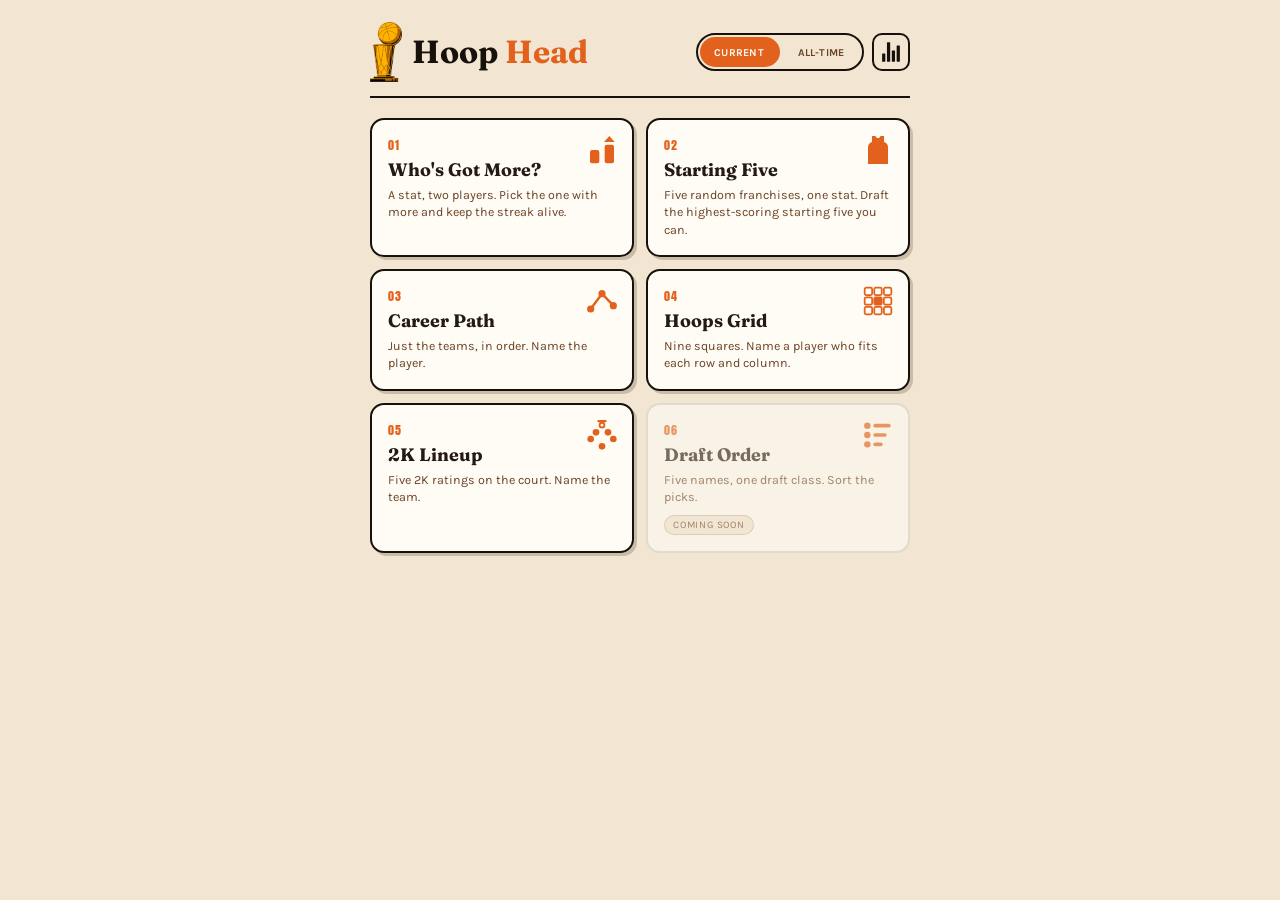
<file: index.html>
<!DOCTYPE html>
<html lang="en">
<head>
<meta charset="utf-8">
<title>Hoop Head</title>
<!-- The game lives in the HoopHead/ folder; send visitors of hoophead.xyz straight there. -->
<meta http-equiv="refresh" content="0; url=HoopHead/">
<link rel="canonical" href="https://hoophead.xyz/HoopHead/">
<meta name="description" content="NBA mini-games for real hoop heads.">
<link rel="icon" href="favicon.ico" sizes="any">
<link rel="icon" type="image/png" sizes="32x32" href="HoopHead/favicon-32.png">
<link rel="apple-touch-icon" href="HoopHead/apple-touch-icon.png">
<meta name="theme-color" content="#F2E6D2">
<!-- link previews: apps that share hoophead.xyz read these without following the redirect -->
<meta property="og:type" content="website">
<meta property="og:site_name" content="Hoop Head">
<meta property="og:title" content="Hoop Head">
<meta property="og:description" content="NBA mini-games for real hoop heads.">
<meta property="og:url" content="https://hoophead.xyz/">
<meta property="og:image" content="https://hoophead.xyz/HoopHead/og-image.png">
<meta property="og:image:width" content="1200">
<meta property="og:image:height" content="630">
<meta name="twitter:card" content="summary_large_image">
<meta name="twitter:image" content="https://hoophead.xyz/HoopHead/og-image.png">
<script>location.replace("HoopHead/" + location.search + location.hash);</script>
</head>
<body style="background:#F2E6D2">
<p><a href="HoopHead/">Play Hoop Head</a></p>
</body>
</html>
</file>
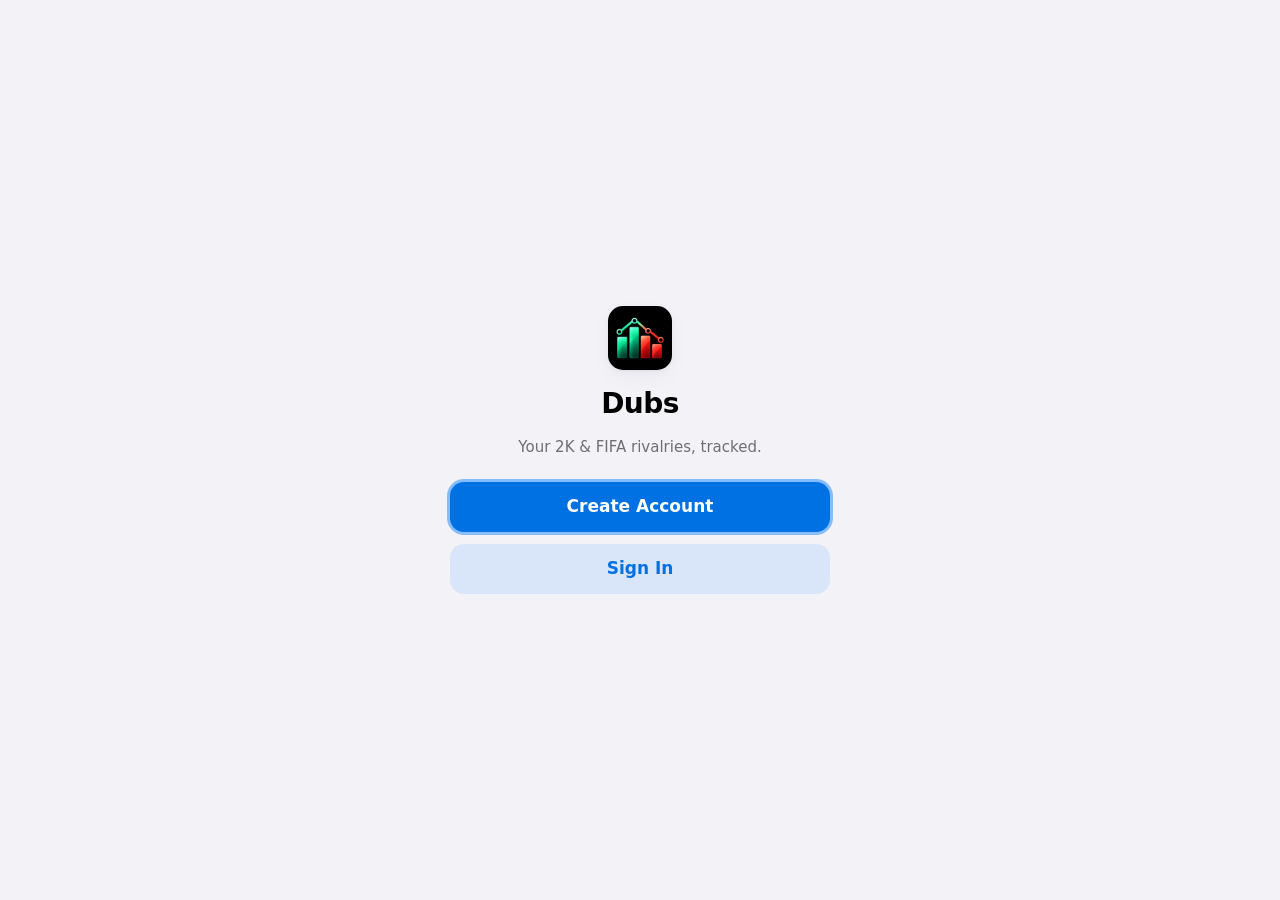
<file: h2h/index.html>
<!doctype html>
<html lang="en">
<head>
  <meta charset="utf-8">
  <meta name="viewport" content="width=device-width, initial-scale=1, viewport-fit=cover">
  <title>Dubs</title>
  <meta name="description" content="Track your NBA 2K and FIFA rivalries: log every game against your friends and see who’s really better.">
  <!-- Link previews (iMessage, WhatsApp, Slack, X…). These need absolute URLs. -->
  <meta property="og:type" content="website">
  <meta property="og:site_name" content="Dubs">
  <meta property="og:title" content="Dubs · Track your 2K &amp; FIFA rivalries">
  <meta property="og:description" content="Log every game against your friends and see who’s really better.">
  <meta property="og:url" content="https://hoophead.xyz/h2h/">
  <meta property="og:image" content="https://hoophead.xyz/h2h/assets/og-image.png">
  <meta property="og:image:width" content="1200">
  <meta property="og:image:height" content="630">
  <meta property="og:image:alt" content="The Dubs logo: a glowing chart of green and red bars">
  <meta name="twitter:card" content="summary_large_image">
  <meta name="twitter:title" content="Dubs · Track your 2K &amp; FIFA rivalries">
  <meta name="twitter:description" content="Log every game against your friends and see who’s really better.">
  <meta name="twitter:image" content="https://hoophead.xyz/h2h/assets/og-image.png">
  <meta name="color-scheme" content="light dark">
  <meta name="theme-color" content="#F2F2F7" media="(prefers-color-scheme: light)">
  <meta name="theme-color" content="#000000" media="(prefers-color-scheme: dark)">
  <meta name="apple-mobile-web-app-capable" content="yes">
  <meta name="mobile-web-app-capable" content="yes">
  <meta name="apple-mobile-web-app-title" content="Dubs">
  <meta name="apple-mobile-web-app-status-bar-style" content="default">
  <link rel="manifest" href="manifest.webmanifest">
  <link rel="icon" href="assets/icons/favicon-32.png" sizes="32x32" type="image/png">
  <link rel="apple-touch-icon" href="assets/icons/apple-touch-icon.png">
  <!-- Paint the right background before the stylesheet arrives: no flash of the wrong theme -->
  <style>html{background:#F2F2F7}@media (prefers-color-scheme:dark){html{background:#000}}</style>
  <!-- Decide before first paint whether the lock screen shows, so the app never flashes behind it -->
  <script>
    (function () {
      var session = false, pin = false;
      try {
        for (var i = 0; i < localStorage.length; i++) {
          var k = localStorage.key(i);
          if (k.indexOf('h2h.session.v3.') === 0 && localStorage.getItem(k) !== 'null') session = true;
          if (k.indexOf('h2h.prefs.v3.') === 0 && /"requirePin":true/.test(localStorage.getItem(k))) pin = true;
        }
      } catch (e) {}
      if (!session || pin) document.documentElement.classList.add('boot-locked');
      try {
        var accent = localStorage.getItem('h2h.accent');
        if (accent) document.documentElement.setAttribute('data-accent', accent);
      } catch (e) {}
    })();
  </script>
  <link rel="stylesheet" href="css/tokens.css">
  <link rel="stylesheet" href="css/app.css">
  <link rel="modulepreload" href="js/ui.js">
  <link rel="modulepreload" href="js/store.js">
  <link rel="modulepreload" href="js/api.js">
  <link rel="modulepreload" href="js/lock.js">
  <link rel="modulepreload" href="js/teams.js">
  <script type="module" src="js/app.js"></script>
</head>
<body>
  <svg width="0" height="0" style="position:absolute" aria-hidden="true" focusable="false">
    <symbol id="i-dashboard" viewBox="0 0 24 24"><rect x="3.75" y="3.75" width="6.5" height="6.5" rx="1.75"/><rect x="13.75" y="3.75" width="6.5" height="6.5" rx="1.75"/><rect x="3.75" y="13.75" width="6.5" height="6.5" rx="1.75"/><rect x="13.75" y="13.75" width="6.5" height="6.5" rx="1.75"/></symbol>
    <symbol id="i-log" viewBox="0 0 24 24"><circle cx="12" cy="12" r="8.75"/><path d="M12 8v8M8 12h8"/></symbol>
    <symbol id="i-plus" viewBox="0 0 24 24"><path d="M12 6v12M6 12h12"/></symbol>
    <symbol id="i-history" viewBox="0 0 24 24"><circle cx="12" cy="12" r="8.75"/><path d="M12 7.5V12l3 2"/></symbol>
    <symbol id="i-people" viewBox="0 0 24 24"><circle cx="9" cy="8.5" r="3.25"/><path d="M3.25 19.25c.6-3.1 2.9-5 5.75-5s5.15 1.9 5.75 5"/><circle cx="16.75" cy="9.25" r="2.5"/><path d="M15.5 14.4c.4-.1.8-.15 1.25-.15 2.2 0 3.95 1.5 4.5 4"/></symbol>
    <symbol id="i-settings" viewBox="0 0 24 24"><path d="M12.22 2.75h-.44a1.75 1.75 0 0 0-1.75 1.75v.16a1.75 1.75 0 0 1-.88 1.51l-.38.22a1.75 1.75 0 0 1-1.75 0l-.13-.07a1.75 1.75 0 0 0-2.39.64l-.22.38a1.75 1.75 0 0 0 .64 2.39l.13.09a1.75 1.75 0 0 1 .88 1.5v.45a1.75 1.75 0 0 1-.88 1.52l-.13.08a1.75 1.75 0 0 0-.64 2.39l.22.38a1.75 1.75 0 0 0 2.39.64l.13-.07a1.75 1.75 0 0 1 1.75 0l.38.22a1.75 1.75 0 0 1 .88 1.51v.16a1.75 1.75 0 0 0 1.75 1.75h.44a1.75 1.75 0 0 0 1.75-1.75v-.16a1.75 1.75 0 0 1 .88-1.51l.38-.22a1.75 1.75 0 0 1 1.75 0l.13.07a1.75 1.75 0 0 0 2.39-.64l.22-.39a1.75 1.75 0 0 0-.64-2.39l-.13-.07a1.75 1.75 0 0 1-.88-1.52v-.44a1.75 1.75 0 0 1 .88-1.52l.13-.08a1.75 1.75 0 0 0 .64-2.39l-.22-.38a1.75 1.75 0 0 0-2.39-.64l-.13.07a1.75 1.75 0 0 1-1.75 0l-.38-.22a1.75 1.75 0 0 1-.88-1.51V4.5a1.75 1.75 0 0 0-1.75-1.75z"/><circle cx="12" cy="12" r="2.75"/></symbol>
  </svg>
  <a class="skip-link" href="#main">Skip to content</a>

  <div class="app" id="app">
    <aside class="sidebar" aria-label="Sidebar">
      <div class="sidebar__brand">
        <img src="assets/icons/icon-192.png" alt="" width="32" height="32">
        <span>Dubs</span>
      </div>
      <button type="button" class="btn btn--primary btn--block sidebar__log" data-action="log">
        <svg class="icon" viewBox="0 0 24 24" aria-hidden="true"><use href="#i-plus"/></svg>
        Log Game
      </button>
      <nav aria-label="Primary">
        <ul class="sidebar__nav" role="list">
          <li><a href="#dashboard" data-nav="dashboard"><svg class="icon" viewBox="0 0 24 24" aria-hidden="true"><use href="#i-dashboard"/></svg>Dashboard</a></li>
          <li><a href="#history" data-nav="history"><svg class="icon" viewBox="0 0 24 24" aria-hidden="true"><use href="#i-history"/></svg>History</a></li>
          <li><a href="#friends" data-nav="friends"><svg class="icon" viewBox="0 0 24 24" aria-hidden="true"><use href="#i-people"/></svg>Friends<span class="tab__dot" data-bell-dot hidden></span></a></li>
          <li><a href="#settings" data-nav="settings"><svg class="icon" viewBox="0 0 24 24" aria-hidden="true"><use href="#i-settings"/></svg>Settings</a></li>
        </ul>
      </nav>
      <div class="sidebar__profile" id="sidebar-profile"></div>
    </aside>

    <main class="stage" id="main">
      <section class="screen is-active" data-screen="dashboard" aria-labelledby="t-dashboard">
        <header class="navbar"><span class="navbar__title" aria-hidden="true" id="dash-navtitle">Dashboard</span><span class="navbar__trailing" data-sync></span></header>
        <div class="ptr" aria-hidden="true"><svg class="icon ptr__icon" viewBox="0 0 24 24"><path d="M19.25 12a7.25 7.25 0 1 1-2.12-5.13M19.25 4.75v4.5h-4.5"/></svg></div>
        <div class="scroller">
          <p class="title-eyebrow" id="dash-eyebrow">&nbsp;</p>
          <h1 class="large-title large-title--tight" id="t-dashboard">&nbsp;</h1>
          <div class="content content--wide" id="dashboard-content"></div>
        </div>
      </section>

      <section class="screen" data-screen="history" aria-labelledby="t-history" inert>
        <header class="navbar"><span class="navbar__title" aria-hidden="true">History</span><span class="navbar__trailing" data-sync></span></header>
        <div class="scroller">
          <p class="title-eyebrow" id="history-eyebrow">&nbsp;</p>
          <h1 class="large-title large-title--tight" id="t-history">History</h1>
          <div class="content" id="history-content"></div>
        </div>
      </section>

      <section class="screen" data-screen="friends" aria-labelledby="t-friends" inert>
        <header class="navbar">
          <button type="button" class="navbar__back" id="friend-back"><svg class="icon" viewBox="0 0 24 24" aria-hidden="true"><path d="m14.5 5.75-6.25 6.25 6.25 6.25"/></svg>Friends</button>
          <span class="navbar__title" aria-hidden="true" id="friends-navtitle">Friends</span>
          <span class="navbar__trailing"><span data-sync></span><button type="button" class="navbar__bell navbar__trophy" data-action="tournaments" aria-label="Tournaments"><svg class="icon" viewBox="0 0 24 24" aria-hidden="true"><path d="M7.75 4.75h8.5v5.5a4.25 4.25 0 0 1-8.5 0Z"/><path d="M7.75 6.5H5.25v1.25a3 3 0 0 0 3 3h.1M16.25 6.5h2.5v1.25a3 3 0 0 1-3 3h-.1M12 14.5v3M8.75 19.25h6.5M9.75 17.5h4.5"/></svg></button><button type="button" class="navbar__bell" data-action="notifications" aria-label="Notifications"><svg class="icon" viewBox="0 0 24 24" aria-hidden="true"><path d="M6.25 16.75V11a5.75 5.75 0 0 1 11.5 0v5.75l1.5 2H4.75Z"/><path d="M9.75 20.25a2.25 2.25 0 0 0 4.5 0"/></svg><span class="bell__badge" data-bell-badge hidden></span></button></span>
        </header>
        <div class="scroller">
          <h1 class="large-title" id="t-friends">Friends</h1>
          <div class="content" id="friends-content">
            <div class="search friend-search" role="search">
              <svg class="icon" viewBox="0 0 24 24" aria-hidden="true"><circle cx="10.75" cy="10.75" r="6.25"/><path d="m15.5 15.5 4.75 4.75"/></svg>
              <input type="search" id="friend-search" placeholder="Search by name or @username" aria-label="Search people by name or username" autocomplete="off" autocapitalize="none" autocorrect="off" spellcheck="false" enterkeyhint="search">
              <button type="button" class="search__clear" id="friend-search-clear" aria-label="Clear search" hidden><svg class="icon" viewBox="0 0 24 24" aria-hidden="true"><circle cx="12" cy="12" r="9" fill="currentColor" stroke="none"/><path d="m9.25 9.25 5.5 5.5m0-5.5-5.5 5.5" stroke="var(--icon-knockout)" stroke-width="1.75"/></svg></button>
            </div>
            <div id="friend-results" aria-live="polite"></div>
            <div id="friends-list"></div>
          </div>
          <div class="content is-ready" id="friend-page" hidden></div>
          <div class="content is-ready" id="tour-page" hidden></div>
        </div>
      </section>

      <section class="screen" data-screen="settings" aria-labelledby="t-settings" inert>
        <header class="navbar"><span class="navbar__title" aria-hidden="true">Settings</span><span class="navbar__trailing" data-sync></span></header>
        <div class="scroller">
          <h1 class="large-title" id="t-settings">Settings</h1>
          <div class="content" id="settings-content"></div>
        </div>
      </section>
    </main>

    <nav class="tabbar" aria-label="Tabs">
      <a href="#dashboard" class="tab" data-nav="dashboard">
        <svg class="icon" viewBox="0 0 24 24" aria-hidden="true"><use href="#i-dashboard"/></svg>
        <span>Dashboard</span>
      </a>
      <a href="#history" class="tab" data-nav="history">
        <svg class="icon" viewBox="0 0 24 24" aria-hidden="true"><use href="#i-history"/></svg>
        <span>History</span>
      </a>
      <button type="button" class="tab tab--log" data-action="log" aria-label="Log a game">
        <span class="tab__fab"><svg class="icon" viewBox="0 0 24 24" aria-hidden="true"><use href="#i-plus"/></svg></span>
      </button>
      <a href="#friends" class="tab" data-nav="friends">
        <svg class="icon" viewBox="0 0 24 24" aria-hidden="true"><use href="#i-people"/></svg><span class="tab__dot" data-bell-dot hidden></span>
        <span>Friends</span>
      </a>
      <a href="#settings" class="tab" data-nav="settings">
        <svg class="icon" viewBox="0 0 24 24" aria-hidden="true"><use href="#i-settings"/></svg>
        <span>Settings</span>
      </a>
    </nav>
  </div>

  <div id="layer"></div>
  <div id="lock" class="lock" role="dialog" aria-modal="true" aria-label="Sign in"></div>
  <div id="toasts" class="toasts" aria-live="polite"></div>
</body>
</html>
</file>
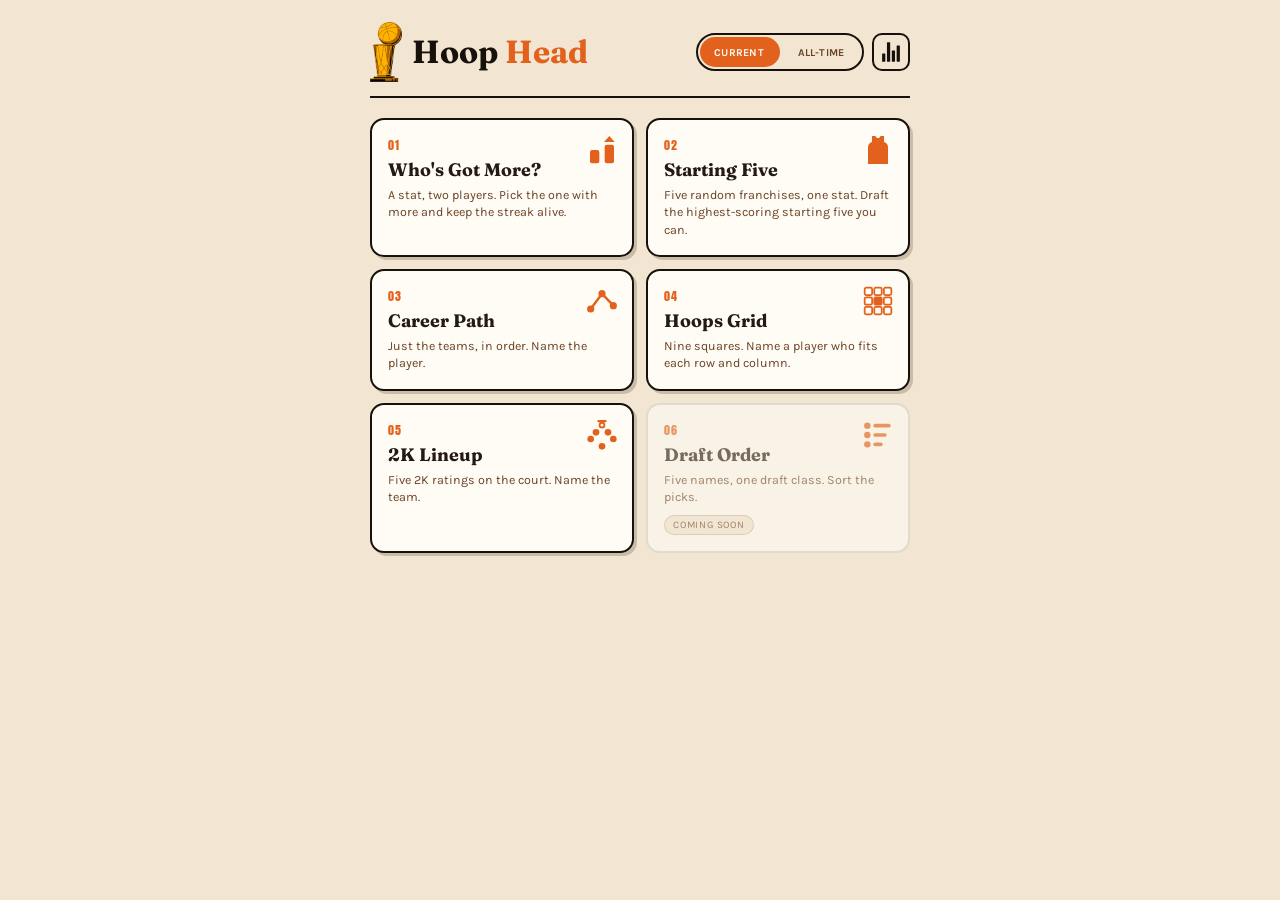
<file: HoopHead/index.html>
<!doctype html><html lang="en"><head><meta charset="utf-8"><meta name=viewport content="width=device-width,initial-scale=1,viewport-fit=cover"><style>:root{color-scheme:light;box-sizing:border-box;padding-top:env(safe-area-inset-top,0px);padding-bottom:env(safe-area-inset-bottom,0px)}html{scroll-padding-top:env(safe-area-inset-top,0px)}body{margin:0;padding:0;font:14px -apple-system,BlinkMacSystemFont,sans-serif;background:#faf9f5;color:#141413}img{max-width:100%}[hidden]:not([hidden=until-found i]){display:none!important}</style>
<title>Hoop Head</title>
<meta name="description" content="NBA mini-games for real hoop heads. Who's Got More?, Starting Five, Career Path, Hoops Grid and 2K Lineup.">
<!-- home screen app -->
<link rel="manifest" href="manifest.webmanifest">
<link rel="icon" href="favicon.ico" sizes="any">
<link rel="icon" type="image/png" sizes="32x32" href="favicon-32.png">
<link rel="apple-touch-icon" href="apple-touch-icon.png">
<meta name="theme-color" content="#F2E6D2">
<meta name="mobile-web-app-capable" content="yes">
<meta name="apple-mobile-web-app-capable" content="yes">
<meta name="apple-mobile-web-app-status-bar-style" content="default">
<meta name="apple-mobile-web-app-title" content="Hoop Head">
<!-- link previews (iMessage, WhatsApp, X, Discord...) -->
<meta property="og:type" content="website">
<meta property="og:site_name" content="Hoop Head">
<meta property="og:title" content="Hoop Head">
<meta property="og:description" content="NBA mini-games for real hoop heads.">
<meta property="og:url" content="https://hoophead.xyz/">
<meta property="og:image" content="https://hoophead.xyz/HoopHead/og-image.png">
<meta property="og:image:width" content="1200">
<meta property="og:image:height" content="630">
<meta property="og:image:alt" content="Hoop Head, with a gold trophy">
<meta name="twitter:card" content="summary_large_image">
<meta name="twitter:title" content="Hoop Head">
<meta name="twitter:description" content="NBA mini-games for real hoop heads.">
<meta name="twitter:image" content="https://hoophead.xyz/HoopHead/og-image.png">
<link rel="preconnect" href="https://fonts.googleapis.com">
<link rel="preconnect" href="https://fonts.gstatic.com" crossorigin>
<link href="https://fonts.googleapis.com/css2?family=Anton&family=Fraunces:opsz,wght@9..144,500..700&family=Karla:wght@400;500;600;700&display=swap" rel="stylesheet">
<style>
  :root{
    --cream:#F2E6D2;
    --cream-soft:#FBF3E6;
    --paper:#FFFCF5;
    --ink:#241a12;
    --brown:#6B4226;
    --brown-deep:#3E2414;
    --orange:#E2611C;
    --orange-light:#F2A44D;
    --black:#17110B;
    --good:#4C7A3D;
    --good-soft:#E3EDD9;
    --bad:#B23A2E;
    --bad-soft:#F6E1DC;
    --line: rgba(36,22,15,.18);
    --shadow: rgba(62,36,20,.22);
    --void:#17110B;
    --on-void:#FBF3E6;
    color-scheme: light;
  }
  body[data-mode="alltime"]{
    --cream:#0D0A05;
    --cream-soft:#181307;
    --paper:#221a0c;
    --ink:#F4EACB;
    --brown:#BE9A4E;
    --orange:#D4AF37;
    --orange-light:#F2D888;
    --black:#D4AF37;
    --line: rgba(212,175,55,.28);
    --shadow: rgba(212,175,55,.22);
    --void:#0A0703;
    --on-void:#F4EACB;
    --good:#6FCB6B;
    --good-soft: rgba(111,203,107,.18);
    --bad:#FF6F63;
    --bad-soft: rgba(255,111,99,.18);
    color-scheme: dark;
  }
  *{ box-sizing:border-box; }
  body{
    margin:0;
    background:var(--cream);
    color:var(--ink);
    font-family:'Karla', system-ui, sans-serif;
    padding-inline:16px;
    min-height:100%;
    transition:background .3s ease, color .3s ease;
  }
  h1,h2,h3,.display{
    font-family:'Fraunces', Georgia, serif;
    font-optical-sizing:auto;
    text-wrap:balance;
    margin:0;
  }
  .impact{
    font-family:'Anton', 'Fraunces', sans-serif;
    text-transform:uppercase;
  }
  .tabular{ font-variant-numeric: tabular-nums; }
  .wrap{
    max-width:540px;
    margin:0 auto;
    padding-block:22px 44px;
  }

  a{ color:var(--orange); }

  /* ---------- top bar ---------- */
  /* The logo + title stay put on every screen; in a game only the mode
     switch and stats button hide, so the mode can't change mid-game. */
  body.playing .topbar-right{ display:none; }
  .topbar-game{ display:none; }
  body.playing .topbar-game{ display:flex; align-items:center; margin-left:auto; }
  .topbar-game .gamebar{ margin:0; }
  .topbar-game .gamebar:not(.current){ display:none; }
  .topbar{
    display:flex;
    align-items:center;
    justify-content:space-between;
    flex-wrap:wrap;
    gap:10px;
    row-gap:8px;
    margin-bottom:20px;
    padding-bottom:14px;
    border-bottom:2px solid var(--black);
  }
  .brand{
    display:flex;
    align-items:center;
    gap:10px;
    cursor:pointer;
    -webkit-tap-highlight-color:transparent; /* no tap flash on phones */
    user-select:none;
  }
  .brand:focus{ outline:none; }
  .brand:focus-visible{ outline:2px solid var(--orange); outline-offset:4px; border-radius:6px; }
  .brand .logo{
    height:60px; width:auto;
    flex:none;
    display:block;
  }
  .brand h1{ font-size:32px; line-height:1; color:var(--black); font-weight:700; }
  .brand h1 span{ color:var(--orange); }

  /* ---------- mode switch ---------- */
  .mode-switch{
    position:relative;
    display:flex;
    width:168px;
    height:38px;
    background:var(--cream);
    border:2px solid var(--black);
    border-radius:999px;
    cursor:pointer;
    overflow:hidden;
    flex:none;
    user-select:none;
  }
  .mode-switch .knob{
    position:absolute;
    top:2px; left:2px;
    width:calc(50% - 2px);
    height:calc(100% - 4px);
    background:var(--orange);
    border-radius:999px;
    transition:transform .28s cubic-bezier(.2,.8,.2,1);
    z-index:0;
  }
  .mode-switch.on .knob{ transform:translateX(100%); }
  .mode-switch .side{
    position:relative;
    z-index:1;
    flex:1;
    display:flex;
    align-items:center;
    justify-content:center;
    font-family:'Karla', sans-serif;
    font-weight:700;
    font-size:10.5px;
    letter-spacing:.02em;
    text-transform:uppercase;
    color:var(--brown);
    transition:color .28s ease;
    pointer-events:none;
  }
  .mode-switch .side.active{ color:var(--paper); }
  /* Phones: shrink the logo, title and switch so the top bar stays on one line. */
  @media (max-width:480px){
    .topbar{ flex-wrap:nowrap; gap:8px; }
    .brand{ gap:6px; min-width:0; }
    .brand .logo{ height:50px; }
    .brand h1{ font-size:26px; white-space:nowrap; }
    .topbar-right{ gap:6px; }
    .mode-switch{ width:110px; height:34px; }
    .mode-switch .side{ font-size:8.5px; letter-spacing:0; }
    .stats-icon-btn{ width:34px; height:34px; border-radius:9px; }
    .stats-icon-btn svg{ width:17px; height:17px; }
  }
  @media (max-width:340px){
    .brand h1{ font-size:20px; }
    .brand .logo{ height:38px; }
    .mode-switch{ width:100px; height:32px; }
    .mode-switch .side{ font-size:8px; }
    .stats-icon-btn{ width:32px; height:32px; }
  }

  /* ---------- hub ---------- */
  .eyebrow{
    font-size:11px;
    letter-spacing:.14em;
    color:var(--orange);
    text-transform:uppercase;
    font-weight:700;
  }
  .grid{
    display:grid;
    grid-template-columns:1fr 1fr;
    gap:12px;
    margin-top:18px;
  }
  @media (max-width:600px){ .grid{ grid-template-columns:1fr; } }
  .tile{
    background:var(--paper);
    border:2px solid var(--black);
    border-radius:14px;
    padding:16px;
    text-align:left;
    cursor:pointer;
    color:var(--ink);
    display:flex;
    flex-direction:column;
    gap:6px;
    min-height:118px;
    box-shadow: 3px 3px 0 var(--shadow);
    transition:transform .12s ease, box-shadow .12s ease;
    font-family:inherit;
  }
  .tile:hover{ transform:translate(-2px,-2px); box-shadow:5px 5px 0 var(--shadow); }
  .tile:active{ transform:translate(0,0); box-shadow:2px 2px 0 var(--shadow); }
  /* game icon in the top-right corner of each home-screen box */
  .tile{ position:relative; }
  .tile-icon{
    position:absolute; top:14px; right:14px; width:32px; height:32px;
    fill:var(--orange); color:var(--orange);
  }
  .tile .num{
    font-family:'Anton', sans-serif;
    font-size:12px;
    color:var(--orange);
    letter-spacing:.08em;
  }
  .tile .name{
    font-family:'Fraunces', serif;
    font-weight:700;
    font-size:18px;
    line-height:1.15;
  }
  .tile .desc{
    font-size:12.5px;
    color:var(--brown);
    line-height:1.4;
    flex:1;
  }
  .tile.locked{
    cursor:default;
    opacity:.6;
    box-shadow:none;
    border-color:var(--line);
  }
  .tile.locked:hover{ transform:none; box-shadow:none; }
  .soon{
    align-self:flex-start;
    font-size:10px;
    letter-spacing:.08em;
    text-transform:uppercase;
    background:var(--cream);
    color:var(--brown);
    border:1px solid var(--line);
    border-radius:999px;
    padding:3px 8px;
    margin-top:2px;
  }

  /* ---------- game screen ---------- */
  .screen{ display:none; }
  .screen.active{ display:block; }
  .gamebar{
    display:flex;
    align-items:center;
    justify-content:flex-end;
    margin-bottom:8px;
  }
  .backbtn{
    background:var(--paper);
    border:2px solid var(--black);
    color:var(--ink);
    font-family:'Karla', sans-serif;
    font-weight:600;
    font-size:13px;
    padding:7px 13px;
    border-radius:999px;
    cursor:pointer;
  }
  .backbtn:hover{ background:var(--cream-soft); }
  .streakbox{ display:flex; gap:16px; align-items:center; }
  .streakbox .item{ text-align:right; }
  .streakbox .label{
    font-size:10px; letter-spacing:.1em; text-transform:uppercase;
    color:var(--brown); font-weight:600;
  }
  .streakbox .val{
    font-family:'Anton', sans-serif; font-size:24px; color:var(--orange);
  }

  .category-banner{
    text-align:center;
    background:var(--void);
    border:2px solid var(--black);
    border-radius:14px;
    padding:10px 14px;
    margin-bottom:8px;
    box-shadow: 3px 3px 0 var(--shadow);
  }
  .category-banner .cat{
    font-family:'Anton', sans-serif;
    font-size:34px;
    font-weight:400;
    letter-spacing:.02em;
    color:var(--orange-light);
    line-height:1.05;
    text-wrap:balance;
  }
  @media (max-width:380px){ .category-banner .cat{ font-size:28px; } }
  .category-banner .hint{
    font-size:11.5px;
    color:var(--on-void);
    opacity:.75;
    margin-top:5px;
  }

  .matchup{
    display:grid;
    grid-template-columns:1fr 1fr;
    gap:10px;
  }
  .vspill{
    position:relative;
    text-align:center;
    margin:-6px 0 10px;
    z-index:2;
  }
  .vspill span{
    display:inline-block;
    background:var(--orange);
    color:var(--paper);
    font-family:'Anton', sans-serif;
    font-size:12px;
    letter-spacing:.08em;
    padding:5px 12px;
    border-radius:999px;
    box-shadow:2px 2px 0 var(--shadow);
  }

  .option{
    background:var(--paper);
    border:2px solid var(--black);
    border-radius:16px;
    padding:10px 10px 10px;
    cursor:pointer;
    text-align:center;
    display:flex;
    flex-direction:column;
    align-items:center;
    gap:8px;
    font-family:inherit;
    box-shadow:3px 3px 0 var(--shadow);
    transition:transform .12s ease, box-shadow .12s ease, background .15s ease, border-color .15s ease;
    position:relative;
    overflow:hidden;
  }
  .option:hover:not(.locked){ transform:translate(-2px,-2px); box-shadow:5px 5px 0 var(--shadow); }
  .option:active:not(.locked){ transform:translate(0,0); }
  .option.locked{ cursor:default; }

  .avatar{
    width:82%;
    aspect-ratio:2/3;
    border-radius:12px;
    border:2px solid var(--black);
    overflow:hidden;
    background:linear-gradient(160deg, var(--orange-light), var(--orange));
    display:flex;
    align-items:center;
    justify-content:center;
    flex:none;
  }
  .avatar img{ width:100%; height:100%; object-fit:cover; display:block; }
  .avatar .initials{
    font-family:'Anton', sans-serif;
    font-size:15vw;
    color:var(--paper);
    text-shadow:1px 1px 0 rgba(0,0,0,.15);
  }
  @media (min-width:420px){ .avatar .initials{ font-size:52px; } }

  .opt-era{
    font-size:10px;
    letter-spacing:.06em;
    text-transform:uppercase;
    color:var(--brown);
  }
  .opt-name{
    font-family:'Fraunces', serif;
    font-weight:700;
    font-size:16.5px;
    line-height:1.15;
    min-height:2.3em;
    display:flex;
    align-items:center;
  }

  .barwrap{
    width:100%;
    height:0px;
    display:flex;
    flex-direction:column;
    align-items:center;
    justify-content:flex-end;
    overflow:hidden;
    transition:height .25s ease;
  }
  .option.revealed .barwrap{ height:60px; margin-top:2px; }
  .bartrack{
    width:56%;
    height:100%;
    background:var(--cream);
    border:2px solid var(--black);
    border-radius:8px 8px 3px 3px;
    display:flex;
    flex-direction:column;
    justify-content:flex-end;
    overflow:hidden;
  }
  .barfill{
    width:100%;
    height:0%;
    background:linear-gradient(180deg, var(--orange-light), var(--orange));
    transition:height .8s cubic-bezier(.2,.8,.2,1);
  }
  .option.correct .barfill{ background:linear-gradient(180deg, #86b876, var(--good)); }
  .option.wrong .barfill{ background:linear-gradient(180deg, #e08d84, var(--bad)); }

  .opt-value{
    font-family:'Anton', sans-serif;
    font-size:22px;
    color:var(--ink);
    min-height:1.2em;
  }
  .opt-tag{
    font-size:10px;
    letter-spacing:.08em;
    text-transform:uppercase;
    font-weight:700;
    padding:2px 9px;
    border-radius:999px;
    min-height:1.4em;
    visibility:hidden;
  }
  .option.correct .opt-tag{ visibility:visible; background:var(--good-soft); color:var(--good); }
  .option.wrong .opt-tag{ visibility:visible; background:var(--bad-soft); color:var(--bad); }
  .option.correct{ border-color:var(--good); }
  .option.wrong{ border-color:var(--bad); opacity:.85; }

  .next-row{ margin-top:8px; display:flex; justify-content:center; }
  .ml-keys{ display:none; margin-top:10px; text-align:center; font-size:12px; color:var(--ink); opacity:.55; }
  .ml-keys kbd{ font-family:inherit; font-weight:700; font-size:11px; border:1.5px solid currentColor; border-radius:5px; padding:0 5px; margin:0 1px; }
  @media (min-width:900px) and (hover:hover){ .ml-keys{ display:block; } }
  .primary-btn{
    font-family:'Anton', sans-serif;
    font-size:15px;
    letter-spacing:.04em;
    background:var(--orange);
    color:var(--paper);
    border:2px solid var(--black);
    border-radius:999px;
    padding:10px 28px;
    cursor:pointer;
    box-shadow:3px 3px 0 var(--shadow);
  }
  .primary-btn:hover{ transform:translate(-2px,-2px); box-shadow:5px 5px 0 var(--shadow); }
  .ghost-btn{
    font-family:'Karla', sans-serif;
    font-weight:600;
    font-size:13.5px;
    background:var(--paper);
    border:2px solid var(--black);
    color:var(--ink);
    border-radius:999px;
    padding:12px 22px;
    cursor:pointer;
    margin-left:10px;
  }
  .ghost-btn:hover{ background:var(--cream-soft); }

  /* ---------- game over ---------- */
  .gameover{ text-align:center; padding:26px 16px 10px; }
  .gameover .eyebrow{ color:var(--bad); }
  .gameover .streaknum{
    font-family:'Anton', sans-serif;
    font-size:76px;
    color:var(--orange);
    line-height:1;
    margin:8px 0 2px;
  }
  .gameover .streaklabel{
    font-size:12px; letter-spacing:.1em; text-transform:uppercase;
    color:var(--brown); font-weight:600; margin-bottom:20px;
  }
  .gameover .newbest{
    display:inline-block;
    font-size:11px; letter-spacing:.08em; text-transform:uppercase; font-weight:700;
    background:var(--good-soft); color:var(--good);
    border-radius:999px; padding:4px 10px; margin-bottom:16px;
  }
  .actions{ display:flex; justify-content:center; gap:10px; flex-wrap:wrap; }
  .gameover.cleared .eyebrow{ color:var(--good); }
  .gameover #over-newbest .newbest{ animation:gold-pop .6s cubic-bezier(.2,.8,.2,1.4); }
  .over-best{
    font-size:12px; letter-spacing:.1em; text-transform:uppercase; font-weight:700;
    color:var(--brown); margin:-8px 0 18px;
  }
  .over-best span{ font-family:'Anton', sans-serif; font-size:16px; color:var(--ink); margin-left:4px; }
  .over-recap{
    max-width:380px; margin:0 auto 22px; text-align:left;
    background:var(--paper); border:2px solid var(--black); border-radius:14px;
    padding:12px; box-shadow:3px 3px 0 var(--shadow);
  }
  .over-recap-title{
    font-size:10.5px; letter-spacing:.12em; text-transform:uppercase; font-weight:700;
    color:var(--brown); text-align:center;
  }
  .over-recap-cat{
    font-family:'Anton', sans-serif; font-size:22px; color:var(--orange);
    text-align:center; text-transform:uppercase; margin:2px 0 8px;
  }
  .over-row{
    display:flex; align-items:center; gap:10px; margin-top:6px;
    padding:7px 10px 7px 7px; border:2px solid var(--line); border-radius:12px;
  }
  .over-row.winner{ border-color:var(--good); background:var(--good-soft); }
  .over-row.picked{ border-color:var(--bad); background:var(--bad-soft); }
  .over-avatar{
    width:38px; aspect-ratio:2/3; flex:none; overflow:hidden;
    border:2px solid var(--black); border-radius:8px;
    background:linear-gradient(160deg, var(--orange-light), var(--orange));
    display:flex; align-items:center; justify-content:center;
  }
  .over-avatar img{ width:100%; height:100%; object-fit:cover; display:block; }
  .over-avatar .initials{ font-family:'Anton', sans-serif; font-size:15px; color:var(--paper); }
  .over-who{ flex:1; min-width:0; }
  .over-name{ font-family:'Fraunces', serif; font-weight:700; font-size:15px; line-height:1.15; }
  .over-tag{
    font-size:9.5px; letter-spacing:.08em; text-transform:uppercase; font-weight:700; margin-top:2px;
  }
  .over-row.winner .over-tag{ color:var(--good); }
  .over-row.picked .over-tag{ color:var(--bad); }
  .over-val{ font-family:'Anton', sans-serif; font-size:22px; flex:none; }

  /* VS badge, centered on the two photos */
  .matchup{ position:relative; }
  .ml-vs{
    position:absolute; top:0; left:0; right:0; height:0;
    padding-top:calc(30.75% - 6px); /* percentage padding follows the width, like the photos */
    pointer-events:none; z-index:3;
  }
  .ml-vs span{
    position:absolute; left:50%; bottom:0; transform:translate(-50%, 50%);
    width:42px; height:42px; border-radius:50%;
    display:flex; align-items:center; justify-content:center;
    background:var(--orange); color:var(--paper); border:2px solid var(--black);
    font-family:'Anton', sans-serif; font-size:16px; letter-spacing:.04em;
    box-shadow:2px 2px 0 var(--shadow);
  }

  /* ---------- career path ---------- */
  .cp-banner{ padding-bottom:12px; }
  .cp-path{
    list-style:none; margin:10px 0 0; padding:0;
    display:flex; flex-wrap:wrap; justify-content:center; align-items:center; row-gap:12px;
  }
  .cp-stop{ display:flex; align-items:center; }
  /* chevron between stops */
  .cp-stop + .cp-stop::before{
    content:"\203A"; font-family:'Anton', sans-serif; font-size:18px; line-height:1;
    color:var(--orange-light); opacity:.8; margin:0 5px;
  }
  .cp-tile{
    position:relative; width:68px; height:68px; flex:none;
    display:flex; align-items:center; justify-content:center;
    background:#FBF3E6; border:2px solid var(--orange-light); border-radius:12px;
    animation:cp-tile-in .35s cubic-bezier(.2,.8,.2,1.3) both;
    animation-delay:calc(var(--i) * 70ms);
  }
  @keyframes cp-tile-in{ from{ opacity:0; transform:translateY(8px) scale(.8); } to{ opacity:1; transform:none; } }
  .cp-tile .cp-logo{ width:54px; height:54px; object-fit:contain; }
  .cp-tile .sf-badge-fallback.cp-logo{ font-size:11px; }
  .cp-tile-num{
    position:absolute; top:-8px; left:-8px; width:21px; height:21px; border-radius:50%;
    display:flex; align-items:center; justify-content:center;
    background:var(--orange); color:#FFFCF5; font-family:'Anton', sans-serif; font-size:11px;
  }
  /* Short careers get the biggest logos; long ones shrink to fit two rows. */
  .cp-path.few .cp-tile{ width:84px; height:84px; border-radius:14px; }
  .cp-path.few .cp-tile .cp-logo{ width:68px; height:68px; }
  .cp-path.many .cp-tile{ width:60px; height:60px; }
  .cp-path.many .cp-tile .cp-logo{ width:48px; height:48px; }
  .cp-path.many .cp-stop + .cp-stop::before{ margin:0 3px; font-size:15px; }
  .cp-path.most .cp-tile{ width:50px; height:50px; border-radius:10px; }
  .cp-path.most .cp-tile .cp-logo{ width:40px; height:40px; }
  .cp-path.most .cp-stop + .cp-stop::before{ margin:0 2px; font-size:14px; }
  /* Forces an even split across rows; no arrow at the start of a row. */
  .cp-break{ flex-basis:100%; height:0; }
  /* Correct answer: the stops light up green one by one. */
  .cp-path.solved .cp-tile{
    animation:cp-tile-hit .45s ease both; animation-delay:calc(var(--i) * 90ms);
  }
  @keyframes cp-tile-hit{
    0%  { transform:scale(1); }
    45% { transform:scale(1.18); background:#CFE6C4; border-color:#4C7A3D; box-shadow:0 0 0 4px rgba(111,203,107,.45); }
    100%{ transform:scale(1); background:#E3EDD9; border-color:#4C7A3D; }
  }
  .cp-path.missed .cp-tile{ border-color:var(--bad); }

  .cp-clues{
    display:flex; align-items:center; justify-content:space-between; gap:10px; flex-wrap:wrap;
    margin-bottom:8px;
  }
  .cp-guesses{ display:flex; align-items:center; gap:4px; font-size:10px; letter-spacing:.1em;
    text-transform:uppercase; font-weight:700; color:var(--brown); }
  .cp-guesses > span:first-child{ margin-right:3px; }
  .cp-ball{ font-size:19px; line-height:1; transition:filter .3s ease, opacity .3s ease, transform .3s ease; }
  .cp-ball.used{ filter:grayscale(1); opacity:.3; transform:scale(.8); }
  .cp-hint-btn{
    font-family:'Karla', sans-serif; font-weight:700; font-size:12.5px;
    background:var(--paper); color:var(--ink); border:2px solid var(--black); border-radius:999px;
    padding:6px 12px; cursor:pointer;
  }
  .cp-hint-btn span{ color:var(--bad); font-weight:600; margin-left:2px; }
  .cp-hint-btn:hover:not(:disabled){ background:var(--cream-soft); }
  .cp-hint-btn:disabled{ opacity:.45; cursor:default; }
  .cp-position{
    font-family:'Karla', sans-serif; font-weight:700; font-size:12.5px;
    background:var(--void); color:var(--on-void); border-radius:999px; padding:6px 12px;
    animation:gold-pop .45s cubic-bezier(.2,.8,.2,1.4);
  }

  .cp-wrong{ display:flex; flex-wrap:wrap; gap:6px; margin-bottom:8px; }
  .cp-wrong:empty{ display:none; }
  .cp-wrong-chip{
    font-size:12.5px; font-weight:600; color:var(--bad); background:var(--bad-soft);
    border-radius:999px; padding:4px 10px; text-decoration:line-through;
    animation:gold-pop .35s ease;
  }

  .cp-bottom{ margin-top:4px; }
  .cp-answer.shake .sf-search{ animation:cp-shake .4s ease; border-color:var(--bad); }
  @keyframes cp-shake{
    0%,100%{ transform:none; } 20%{ transform:translateX(-7px); } 40%{ transform:translateX(6px); }
    60%{ transform:translateX(-4px); } 80%{ transform:translateX(3px); }
  }
  .cp-suggest{ display:flex; flex-direction:column; gap:5px; margin-top:6px; }
  .cp-suggest:empty{ display:none; }
  .cp-suggest button{
    display:flex; align-items:center; width:100%; text-align:left; cursor:pointer;
    background:var(--paper); color:var(--ink); border:2px solid var(--black); border-radius:12px;
    padding:9px 14px; font-family:'Fraunces', serif; font-weight:700; font-size:14px;
  }
  .cp-suggest button.active, .cp-suggest button:hover{ background:var(--cream-soft); border-color:var(--orange); }
  .cp-suggest-empty{ font-size:13px; color:var(--brown); text-align:center; padding:8px; }

  .cp-reveal{
    display:flex; align-items:center; gap:12px; margin:4px 0 10px;
    padding:10px 12px; border:2px solid var(--good); background:var(--good-soft);
    border-radius:14px; animation:cp-reveal-pop .45s cubic-bezier(.2,.8,.2,1.3);
  }
  @keyframes cp-reveal-pop{ 0%{ opacity:0; transform:scale(.92); } 60%{ opacity:1; transform:scale(1.02); } 100%{ transform:scale(1); } }
  .cp-reveal.failed{ border-color:var(--bad); background:var(--bad-soft); }
  .cp-reveal-avatar{ width:48px; }
  .cp-reveal-label{
    font-size:10.5px; letter-spacing:.1em; text-transform:uppercase; font-weight:700; color:var(--good);
  }
  .cp-reveal.failed .cp-reveal-label{ color:var(--bad); }
  .cp-reveal-name{ font-family:'Fraunces', serif; font-weight:700; font-size:20px; line-height:1.15; }
  .cp-over-logos{ display:flex; flex-wrap:wrap; gap:3px; margin-top:4px; }
  .cp-over-logos img, .cp-over-logos .sf-badge-fallback{ width:22px; height:22px; object-fit:contain; font-size:7px; }

  /* ---------- hoops grid ---------- */
  .grid-lives{ display:flex; gap:3px; font-size:18px; line-height:1; }
  .grid-lives .used{ filter:grayscale(1); opacity:.3; transform:scale(.8); transition:all .3s ease; }
  /* team column | 3 squares | matching empty column, so the middle
     column of squares lines up with the centre of the page */
  .hg{ display:grid; grid-template-columns:58px repeat(3, 1fr) 58px; gap:6px; margin-bottom:10px; }
  .hg-corner{ aspect-ratio:1; }
  /* shorter header row for the column labels / logos */
  /* shorter header row; full column width so labels/logos centre on their column */
  .hg-corner, .hg-head.hg-col{ aspect-ratio:auto; height:66px; width:auto; }
  .grid-giveup-row{ text-align:center; margin-top:12px; }
  .grid-giveup{
    font-family:'Karla', sans-serif; font-weight:700; font-size:13.5px;
    background:var(--paper); color:var(--ink); border:2px solid var(--black); border-radius:999px;
    padding:9px 22px; cursor:pointer; box-shadow:2px 2px 0 var(--shadow);
  }
  .grid-giveup:hover{ background:var(--cream-soft); }
  .grid-giveup.armed{ background:var(--bad); border-color:var(--bad); color:#fff; }
  /* answers shown after a loss: same card, faded */
  .hg-cell.revealed{ border-style:dashed; border-color:var(--line); background:var(--cream-soft); box-shadow:none; }
  .hg-cell.revealed img, .hg-cell.revealed .initials{ opacity:.55; filter:grayscale(.6); }
  .hg-cell.revealed .initials{ color:var(--brown); }
  .hg-cell.revealed .hg-name{ background:rgba(60,40,25,.6); }
  /* Row and column headers: no boxes, just the logo or the label. */
  .hg-head{
    display:flex; align-items:center; justify-content:center; text-align:center;
    padding:4px; min-width:0;
  }
  /* same logo size on both axes */
  .hg-head img{ width:56px; height:56px; max-width:none; object-fit:contain; filter:drop-shadow(0 1px 2px rgba(0,0,0,.25)); }
  .hg-head .sf-badge-fallback{ width:70%; height:70%; font-size:12px; }
  .hg-head.hg-stat span{
    display:block; width:100%; text-align:center;
    font-family:'Anton', sans-serif; font-size:15px; line-height:1.1; color:var(--orange);
    text-transform:uppercase; letter-spacing:.02em;
  }
  .hg-cell{
    position:relative; aspect-ratio:1; min-width:0; padding:0; overflow:hidden; cursor:pointer;
    background:var(--paper); border:2px solid var(--black); border-radius:12px;
    box-shadow:2px 2px 0 var(--shadow); font-family:inherit; color:var(--ink);
    transition:border-color .15s ease, transform .12s ease;
  }
  .hg-cell:hover:not(:disabled){ transform:translate(-1px,-1px); }
  .hg-cell.selected{ border-color:var(--orange); box-shadow:0 0 0 3px var(--orange); }
  .hg-cell:disabled{ cursor:default; }
  .hg-cell.filled{ border-color:var(--good); background:var(--good-soft); }
  /* Filled square: photo on top, name strip underneath (not covering the face). */
  .hg-cell.filled{ display:flex; flex-direction:column; }
  /* whole headshot visible, scaled to fit above the name */
  .hg-cell.filled.has-photo{ background:#fff; }
  .hg-cell.filled img{ flex:1; min-height:0; width:100%; object-fit:contain; object-position:50% 100%; display:block; }
  .hg-cell.filled .initials{
    flex:1; display:flex; align-items:center; justify-content:center;
    font-family:'Anton', sans-serif; font-size:24px; color:var(--good);
  }
  .hg-name{
    flex:none; padding:3px 4px;
    background:rgba(20,40,14,.82); color:#fff; font-size:9.5px; font-weight:700; line-height:1.15;
    text-align:center; white-space:nowrap; overflow:hidden; text-overflow:ellipsis;
  }
  .hg-cell.pop{ animation:cp-reveal-pop .45s cubic-bezier(.2,.8,.2,1.3); }
  .hg-cell.missed{ background:var(--cream-soft); border-style:dashed; border-color:var(--line); box-shadow:none; }
  .hg-cell.shake{ animation:cp-shake .4s ease; border-color:var(--bad); }
  .grid-prompt{ font-size:13px; color:var(--brown); text-align:center; margin-bottom:8px; }
  .grid-prompt:empty{ display:none; }
  /* Hoop Head logo + title in the game bar (same look as the home top bar) */

  .grid-prompt b{ color:var(--ink); }
  .grid-end{
    text-align:center; background:var(--paper); border:2px solid var(--black); border-radius:16px;
    padding:16px; box-shadow:3px 3px 0 var(--shadow); animation:cp-reveal-pop .4s cubic-bezier(.2,.8,.2,1.3);
  }
  .grid-end-title{ font-family:'Anton', sans-serif; font-size:26px; color:var(--orange); text-transform:uppercase; }
  .grid-end-sub{ font-size:13px; color:var(--brown); margin-top:2px; }
  .grid-count{ position:relative; display:inline-block; margin:12px 0 4px; }
  .grid-count-num{ display:inline-block; font-family:'Anton', sans-serif; font-size:44px; line-height:1.1; color:var(--ink); margin-bottom:4px; }
  .grid-count-num.bump{ animation:stat-bump .5s cubic-bezier(.2,.8,.2,1.5); }
  .grid-count-label{ font-size:10.5px; letter-spacing:.08em; text-transform:uppercase; font-weight:700; color:var(--brown); }
  .grid-count .plus-one{ right:auto; left:100%; margin-left:6px; bottom:22px; margin-right:0; font-size:24px; }
  .grid-end .actions{ margin-top:12px; }
  .grid-end .ghost-btn{ margin-left:0; }
  @media (prefers-reduced-motion: reduce){
    .hg-cell.pop, .hg-cell.shake, .grid-end, .grid-count-num.bump{ animation:none; }
  }

  /* ---------- 2k lineup ---------- */
  @media (max-width:480px){ .tk-banner .hint{ display:none; } }
  .tk-court{
    position:relative; width:100%; max-width:420px; margin:0 auto 10px;
    border:2px solid var(--black); border-radius:14px; overflow:hidden;
    box-shadow:3px 3px 0 var(--shadow);
  }
  .tk-court-img{ display:block; width:100%; height:auto; }
  /* a rating badge sits on its position's spot; left/top come from the data */
  /* the badge/photo centre sits on the spot; labels hang below it */
  .tk-spot{
    position:absolute; transform:translate(-50%, -27px);
    display:flex; flex-direction:column; align-items:center; gap:2px;
  }
  /* animate the badge, not the spot, so the spot's centring transform stays */
  .tk-spot > *{ animation:cp-tile-in .35s cubic-bezier(.2,.8,.2,1.3) both; animation-delay:calc(var(--i) * 70ms); }
  .tk-badge{
    width:50px; height:50px; border-radius:50%;
    display:flex; align-items:center; justify-content:center;
    border:3px solid #FFFCF5;
    font-family:'Anton', sans-serif; font-size:24px; line-height:1;
    box-shadow:0 2px 6px rgba(0,0,0,.45);
  }
  .tk-pos{
    font-family:'Anton', sans-serif; font-size:11px; letter-spacing:.06em; color:#FFFCF5;
    background:rgba(23,17,11,.85); border-radius:999px; padding:1px 7px;
  }
  .tk-name{
    font-size:10px; font-weight:700; color:#fff; background:rgba(23,17,11,.85);
    border-radius:6px; padding:2px 6px; max-width:84px; text-align:center; line-height:1.15;
    animation:cp-reveal-pop .35s ease;
  }
  /* 2K tier colours */
  .t-amethyst{ background:linear-gradient(160deg, #B07CF0, #5B2A86); color:#fff; }
  .t-gold{ background:linear-gradient(160deg, #F4D675, #B8860B); color:#241a12; }
  .t-silver{ background:linear-gradient(160deg, #EEF1F4, #97A1AC); color:#241a12; }
  .t-bronze{ background:linear-gradient(160deg, #D89560, #8A4F2A); color:#fff; }
  /* revealed headshot, flipping in, with the rating chip on its corner */
  .tk-photo{
    position:relative; width:48px; height:48px; border-radius:50%;
    border:3px solid #FFFCF5; background:#fff; box-shadow:0 2px 6px rgba(0,0,0,.45);
  }
  .tk-photo img{ width:100%; height:100%; border-radius:50%; object-fit:cover; object-position:50% 15%; display:block; }
  .tk-spot.revealed .tk-photo, .tk-spot.revealed .tk-badge{ animation:tk-flip .5s ease both; animation-delay:calc(var(--i) * 80ms); }
  @keyframes tk-flip{ 0%{ transform:rotateY(90deg); } 100%{ transform:rotateY(0); } }
  .tk-chip{
    position:absolute; right:-8px; bottom:-4px; min-width:24px; height:20px; padding:0 4px;
    border-radius:999px; border:2px solid #FFFCF5;
    display:flex; align-items:center; justify-content:center;
    font-family:'Anton', sans-serif; font-size:12px;
  }
  .tk-spot.revealed .tk-pos{ display:none; }  /* the spot shows the position; the name takes its place */
  .tk-court.solved .tk-badge, .tk-court.solved .tk-photo{ border-color:#86b876; }
  .tk-court.missed .tk-badge, .tk-court.missed .tk-photo{ border-color:#e08d84; }
  /* team-colour glow + logo pop on a correct answer */
  .tk-glow{
    position:absolute; inset:0; pointer-events:none; opacity:0;
    background:radial-gradient(circle at 50% 50%, var(--team, #E2611C) 0%, transparent 70%);
    box-shadow:inset 0 0 0 6px var(--team, #E2611C);
  }
  .tk-glow.on{ animation:tk-glow 1.8s ease forwards; }
  @keyframes tk-glow{ 0%{ opacity:0; } 20%{ opacity:.75; } 100%{ opacity:0; } }
  .tk-center-logo{
    position:absolute; left:50%; top:48%; width:96px; height:96px; transform:translate(-50%, -50%) scale(0);
    pointer-events:none; opacity:0; z-index:3;
  }
  .tk-center-logo img, .tk-center-logo .sf-badge-fallback{
    width:100%; height:100%; object-fit:contain; filter:drop-shadow(0 4px 10px rgba(0,0,0,.5));
  }
  .tk-center-logo.on{ animation:tk-logo-pop 1.6s cubic-bezier(.2,.8,.2,1.2) forwards; }
  @keyframes tk-logo-pop{
    0%  { opacity:0; transform:translate(-50%, -50%) scale(.2); }
    25% { opacity:1; transform:translate(-50%, -50%) scale(1.15); }
    40% { transform:translate(-50%, -50%) scale(1); }
    75% { opacity:1; transform:translate(-50%, -50%) scale(1); }
    100%{ opacity:0; transform:translate(-50%, -50%) scale(.9); }
  }
  @media (max-width:360px){
    .tk-badge{ width:44px; height:44px; font-size:21px; }
    .tk-spot{ transform:translate(-50%, -24px); }
    .tk-photo{ width:40px; height:40px; border-width:2px; }
    .tk-spot.revealed{ transform:translate(-50%, -20px); }
    .tk-chip{ min-width:20px; height:17px; font-size:10px; right:-7px; }
    .tk-name{ font-size:8.5px; max-width:66px; padding:1px 4px; }
  }

  .tk-status{ display:flex; align-items:center; justify-content:space-between; gap:10px; margin-bottom:8px; min-height:26px; }
  .tk-result{ font-size:13px; font-weight:700; }
  .tk-result.good{ color:var(--good); }
  .tk-result.bad{ color:var(--bad); }
  /* Phone: one 6-column grid under the court, alphabetical. */
  .tk-board{ display:grid; grid-template-columns:repeat(6, 1fr); gap:6px; margin-bottom:10px; }
  .tk-center{ grid-column:1 / -1; order:-1; }
  .tk-center .tk-status{ margin-bottom:2px; } /* the grid gap adds the rest */
  .tk-conf, .tk-conf-logos{ display:contents; }
  .tk-conf-label{ display:none; }
  .tk-board .tk-logo{ order:var(--alpha); }
  /* Wide screens: West | court | East, no scrolling. */
  @media (min-width:900px){
    body[data-screen="screen-tk"] .wrap{ max-width:1100px; }
    .tk-board{ grid-template-columns:1fr minmax(380px, 460px) 1fr; gap:24px; align-items:start; }
    .tk-center{ grid-column:2; grid-row:1; order:0; }
    .tk-center .tk-court{ margin-bottom:10px; }
    .tk-conf{ display:block; grid-row:1; }
    .tk-west{ grid-column:1; }
    .tk-east{ grid-column:3; }
    .tk-conf-label{
      display:block; text-align:center; margin-bottom:10px;
      font-family:'Anton', sans-serif; font-size:15px; letter-spacing:.06em; text-transform:uppercase; color:var(--orange);
    }
    .tk-conf-logos{ display:grid; grid-template-columns:repeat(3, 1fr); gap:10px; }
    .tk-board .tk-logo{ order:0; padding:8px; }
    body[data-screen="screen-tk"] .next-row, body[data-screen="screen-tk"] #tk-end{ max-width:460px; margin-inline:auto; }
  }
  .tk-logo{
    position:relative; aspect-ratio:1; min-width:0; padding:5px; cursor:pointer;
    background:#FBF3E6; border:2px solid var(--line); border-radius:10px;
    display:flex; align-items:center; justify-content:center;
    transition:transform .12s ease, border-color .15s ease;
  }
  .tk-logo:hover:not(:disabled){ transform:translateY(-1px); border-color:var(--orange); }
  .tk-logo img, .tk-logo .sf-badge-fallback{ width:100%; height:100%; object-fit:contain; font-size:10px; }
  .tk-logo:disabled{ cursor:default; }
  .tk-logo.wrong{ opacity:.35; border-color:var(--bad); }
  .tk-logo.wrong::after{
    content:"\2715"; position:absolute; inset:0; display:flex; align-items:center; justify-content:center;
    color:var(--bad); font-size:28px; font-weight:700;
  }
  .tk-logo.right{ border-color:var(--good); background:var(--good-soft); box-shadow:0 0 0 3px var(--good); }
  .tk-logo.faded{ opacity:.35; }
  .tk-logo.shake{ animation:cp-shake .4s ease; }
  @media (prefers-reduced-motion: reduce){
    .tk-spot > *, .tk-name, .tk-logo.shake, .tk-spot.revealed .tk-photo, .tk-spot.revealed .tk-badge{ animation:none; }
    .tk-glow.on, .tk-center-logo.on{ animation:none; opacity:0; }
  }

  /* ---------- idle animations (home page, wide computer screens) ---------- */
  .idle-side{
    position:fixed; bottom:12px; width:clamp(150px, 21vw, 250px); height:clamp(150px, 21vw, 250px); z-index:20; pointer-events:none;
    opacity:0; transform:translateY(14px); transition:opacity .45s ease, transform .45s ease; display:none;
  }
  .idle-side svg{ width:100%; height:100%; overflow:visible; display:block; }
  .idle-left{ left:12px; }
  .idle-right{ right:12px; }
  @media (min-width:760px) and (any-hover:hover){ .idle-side{ display:block; } }
  @media (prefers-reduced-motion: reduce){ .idle-side{ display:none !important; } }
  body.idle-on .idle-side{ opacity:1; transform:none; }
  .ia-ink{ fill:var(--black); }
  .ia-line{ fill:none; stroke:var(--black); stroke-width:3; stroke-linecap:round; stroke-linejoin:round; }
  .ia-board{ fill:var(--paper); stroke:var(--black); stroke-width:3; }
  .ia-rim{ fill:var(--bad); }
  .ia-ballc{ fill:var(--orange); stroke:var(--black); stroke-width:2; }
  .ia-seam{ fill:none; stroke:var(--black); stroke-width:1.6; }
  .ia-limb{ fill:none; stroke-linecap:round; stroke-linejoin:round; }
  .ia-num{ fill:#FFFCF5; font-family:'Anton', sans-serif; }
  .ia-shadow{ fill:#000; opacity:.12; }
  /* every loop only runs while idle, and restarts from frame 1 each time */
  body:not(.idle-on) .idle-side *{ animation:none !important; }

  /* Right: two dribbles, jump shot, swish, ball comes back (4.8 s loop) */
  .rs-ball{ animation:rs-ball 4.8s infinite; }
  .rs-spin{ animation:ia-spin 1.2s linear infinite; }
  .rs-body{ animation:rs-body 4.8s ease-in-out infinite; }
  .rs-arm{ animation:rs-arm 4.8s ease-in-out infinite; transform-origin:114px 112px; }
  .rs-guide{ animation:rs-guide 4.8s ease-in-out infinite; transform-origin:86px 112px; }
  .rs-net{ animation:rs-net 4.8s ease infinite; transform-box:fill-box; transform-origin:top center; }
  @keyframes rs-ball{
    0%     { transform:translate(136px,158px); animation-timing-function:ease-in; }
    8.33%  { transform:translate(136px,233px); animation-timing-function:ease-out; }
    16.67% { transform:translate(136px,158px); animation-timing-function:ease-in; }
    25%    { transform:translate(136px,233px); animation-timing-function:ease-out; }
    33.33% { transform:translate(136px,158px); animation-timing-function:ease-in-out; }
    41.67% { transform:translate(134px,54px);  animation-timing-function:linear; }
    44%    { transform:translate(137px,46px);  animation-timing-function:ease-out; }
    52%    { transform:translate(180px,8px);   animation-timing-function:ease-in; }
    60%    { transform:translate(216px,52px);  animation-timing-function:linear; }
    65%    { transform:translate(216px,94px);  animation-timing-function:ease-in; }
    73%    { transform:translate(216px,233px); animation-timing-function:ease-out; }
    80%    { transform:translate(190px,192px); animation-timing-function:ease-in; }
    87%    { transform:translate(160px,233px); animation-timing-function:ease-out; }
    100%   { transform:translate(136px,158px); }
  }
  @keyframes rs-body{
    0%, 33.33% { transform:translateY(0); }
    37.5%      { transform:translateY(5px); }
    41.67%, 47%{ transform:translateY(-10px); }
    54%, 100%  { transform:translateY(0); }
  }
  @keyframes rs-arm{
    0%, 16.67%, 33.33% { transform:rotate(0); }
    8.33%, 25%         { transform:rotate(12deg); }
    41.67%             { transform:rotate(-120deg); }
    50%                { transform:rotate(-128deg); }
    60%                { transform:rotate(-112deg); }
    72%, 100%          { transform:rotate(0); }
  }
  @keyframes rs-guide{
    0%, 33.33% { transform:rotate(0); }
    41.67%, 50%{ transform:rotate(140deg); }
    64%, 100%  { transform:rotate(0); }
  }
  @keyframes rs-net{ 0%, 60%{ transform:none; } 64%{ transform:scale(.9,1.32); } 70%{ transform:scale(1.05,.9); } 76%, 100%{ transform:none; } }
  @keyframes ia-spin{ from{ transform:rotate(0); } to{ transform:rotate(360deg); } }

  /* Left: dribble combo — right hand, crossover, left hand, between the legs (3.2 s loop) */
  .ls-ball{ animation:ls-ball 3.2s infinite; }
  .ls-spin{ animation:ia-spin .8s linear infinite reverse; }
  .ls-body{ animation:ls-body 3.2s ease-in-out infinite; }
  .ls-rarm{ animation:ls-rarm 3.2s ease-in-out infinite; transform-origin:150px 104px; }
  .ls-larm{ animation:ls-larm 3.2s ease-in-out infinite; transform-origin:110px 104px; }
  @keyframes ls-ball{
    0%    { transform:translate(178px,160px); animation-timing-function:ease-in; }
    12.5% { transform:translate(178px,233px); animation-timing-function:ease-out; }
    25%   { transform:translate(178px,160px); animation-timing-function:ease-in; }
    37.5% { transform:translate(130px,233px); animation-timing-function:ease-out; }
    50%   { transform:translate(82px,160px);  animation-timing-function:ease-in; }
    62.5% { transform:translate(82px,233px);  animation-timing-function:ease-out; }
    75%   { transform:translate(82px,160px);  animation-timing-function:ease-in; }
    87.5% { transform:translate(130px,228px); animation-timing-function:ease-out; }
    100%  { transform:translate(178px,160px); }
  }
  @keyframes ls-body{
    0%   { transform:translate(4px,0); }
    12.5%{ transform:translate(4px,3px); }
    25%  { transform:translate(3px,0); }
    37.5%{ transform:translate(0,4px); }
    50%  { transform:translate(-4px,0); }
    62.5%{ transform:translate(-4px,3px); }
    75%  { transform:translate(-3px,0); }
    87.5%{ transform:translate(0,4px); }
    100% { transform:translate(4px,0); }
  }
  @keyframes ls-rarm{
    0%, 25% { transform:rotate(0); }
    12.5%   { transform:rotate(14deg); }
    37.5%   { transform:rotate(-8deg); }
    50%, 75%{ transform:rotate(-14deg); }
    87.5%   { transform:rotate(-6deg); }
    100%    { transform:rotate(0); }
  }
  @keyframes ls-larm{
    0%, 25% { transform:rotate(14deg); }
    37.5%   { transform:rotate(8deg); }
    50%, 75%{ transform:rotate(0); }
    62.5%   { transform:rotate(-14deg); }
    87.5%   { transform:rotate(6deg); }
    100%    { transform:rotate(14deg); }
  }

  /* ---------- my stats ---------- */
  .topbar-right{ display:flex; align-items:center; gap:8px; }
  .stats-icon-btn{
    width:38px; height:38px; flex:none; display:flex; align-items:center; justify-content:center;
    background:var(--cream); border:2px solid var(--black); border-radius:10px;
    color:var(--black); cursor:pointer; padding:0;
    transition:background .15s ease, transform .12s ease;
  }
  .stats-icon-btn svg{ width:20px; height:20px; fill:currentColor; }
  .stats-icon-btn:hover{ background:var(--cream-soft); transform:translateY(-1px); }
  /* highlighted while the stats page is open */
  .stats-icon-btn.on{ background:var(--orange); color:var(--paper); }
  .stats-head{ display:flex; align-items:baseline; justify-content:space-between; margin:2px 2px 12px; }
  .stats-head h2{ font-size:28px; color:var(--ink); }
  .stats-note{ font-size:11px; letter-spacing:.08em; text-transform:uppercase; font-weight:700; color:var(--brown); }
  /* three headline boxes: Hoop IQ, Day streak, Games */
  .stats-summary{ display:grid; grid-template-columns:repeat(3, 1fr); gap:8px; }
  .sum{
    position:relative; overflow:hidden; min-width:0; min-height:132px;
    background:var(--paper); border:2px solid var(--black); border-radius:16px;
    box-shadow:3px 3px 0 var(--shadow); padding:14px 6px 12px; text-align:center;
    display:flex; flex-direction:column; align-items:center; justify-content:center;
    font-family:inherit; color:inherit;
  }
  .sum .v{ position:relative; font-family:'Anton', sans-serif; font-size:52px; line-height:1; color:var(--orange); }
  .sum .l{ position:relative; font-size:10.5px; letter-spacing:.03em; text-transform:uppercase; font-weight:700; color:var(--brown); margin-top:8px; white-space:nowrap; }
  .sum .l .e{ font-size:13px; letter-spacing:0; margin-right:3px; vertical-align:-1px; }
  button.sum{ cursor:pointer; }
  button.sum:hover{ transform:translate(-1px,-1px); box-shadow:4px 4px 0 var(--shadow); }
  @media (max-width:360px){ .sum .v{ font-size:44px; } }

  /* Hoop IQ explainer pop-up */
  .iq-pop{
    position:fixed; inset:0; z-index:50; display:flex; align-items:center; justify-content:center;
    padding:16px; background:rgba(10,7,3,.55); animation:iq-fade .2s ease;
  }
  @keyframes iq-fade{ from{ opacity:0; } to{ opacity:1; } }
  .iq-pop-card{
    position:relative; width:100%; max-width:360px; background:var(--paper); color:var(--ink);
    border:2px solid var(--black); border-radius:16px; padding:18px 18px 16px;
    box-shadow:4px 4px 0 var(--shadow); animation:cp-reveal-pop .3s cubic-bezier(.2,.8,.2,1.3);
  }
  .iq-pop-card h3{ font-size:22px; margin-bottom:8px; padding-right:36px; }
  .iq-pop-card p{ font-size:14px; line-height:1.45; color:var(--brown); margin:0; }
  .iq-pop-close{
    position:absolute; top:10px; right:10px; width:30px; height:30px; border-radius:50%;
    background:var(--cream-soft); border:2px solid var(--black); color:var(--ink);
    font-size:17px; line-height:1; cursor:pointer;
  }

  @media (prefers-reduced-motion: reduce){ .iq-pop, .iq-pop-card{ animation:none; } }
  .stats-summary{ margin-bottom:14px; }

  .stats-list{ display:flex; flex-direction:column; gap:14px; }
  .stats-card{
    background:var(--paper); border:2px solid var(--black); border-radius:14px;
    box-shadow:3px 3px 0 var(--shadow); overflow:hidden;
  }
  .stats-card header{
    display:flex; align-items:center; gap:10px; padding:10px 14px;
    background:var(--void); color:var(--on-void);
  }
  .stats-num{ font-family:'Anton', sans-serif; font-size:20px; color:var(--orange-light); letter-spacing:.04em; }
  .stats-card h3{ font-size:18px; color:var(--on-void); }
  .stats-card h3 small{
    font-family:'Karla', sans-serif; font-size:10px; letter-spacing:.08em; text-transform:uppercase;
    font-weight:700; color:var(--orange-light); margin-left:6px; vertical-align:middle;
  }
  .stats-body{ padding:14px; }
  .stats-grid{ display:grid; grid-template-columns:repeat(2, 1fr); gap:8px; }
  .stats-grid.three{ grid-template-columns:repeat(3, 1fr); }
  @media (min-width:420px){ .stats-grid:not(.three){ grid-template-columns:repeat(4, 1fr); } }
  .stat{
    background:var(--cream-soft); border:1px solid var(--line); border-radius:10px;
    padding:8px 10px; text-align:left; min-width:0;
  }
  .stat .v{ font-family:'Anton', sans-serif; font-size:24px; color:var(--orange); line-height:1.1; }
  .stat .l{ font-size:10px; letter-spacing:.06em; text-transform:uppercase; font-weight:700; color:var(--brown); }

  .stats-facts{ display:grid; grid-template-columns:repeat(auto-fit, minmax(140px, 1fr)); gap:8px; margin-top:8px; }
  .stats-facts div{ border:1px dashed var(--line); border-radius:10px; padding:8px 10px; }
  .stats-facts span{ display:block; font-size:10px; letter-spacing:.06em; text-transform:uppercase; font-weight:700; color:var(--brown); }
  .stats-facts b{ font-family:'Fraunces', serif; font-size:15px; color:var(--ink); }

  /* last-10 bar chart */
  .chart-title{ font-size:10.5px; letter-spacing:.08em; text-transform:uppercase; font-weight:700; color:var(--brown); margin:14px 0 6px; }
  .chart{
    display:flex; align-items:flex-end; gap:2px; height:72px; padding-top:18px;
    border-bottom:1px solid var(--line);
  }
  .bar-slot{ position:relative; flex:1; height:100%; display:flex; align-items:flex-end; outline:none; }
  .bar{
    position:relative; width:100%; max-width:26px; margin:0 auto; background:var(--orange);
    border-radius:4px 4px 0 0; opacity:.55; transition:opacity .15s ease;
  }
  .bar-slot.last .bar{ opacity:1; }
  .bar-slot:hover .bar, .bar-slot:focus .bar{ opacity:1; }
  /* sits just above its bar's top */
  .bar-label{
    position:absolute; left:50%; transform:translateX(-50%); bottom:calc(100% + 2px);
    font-family:'Anton', sans-serif; font-size:12px; color:var(--ink); white-space:nowrap;
  }
  .bar-slot:hover::after, .bar-slot:focus::after{
    content:attr(data-tip); position:absolute; bottom:calc(100% + 4px); left:50%; transform:translateX(-50%);
    background:var(--void); color:var(--on-void); font-size:11px; font-weight:700; white-space:nowrap;
    padding:4px 8px; border-radius:6px; z-index:4; pointer-events:none;
  }
  .bar-slot.last:hover .bar-label, .bar-slot.last:focus .bar-label{ visibility:hidden; }
  .chart-axis{ display:flex; justify-content:space-between; font-size:10px; color:var(--brown); margin-top:3px; }
  .chart-empty{
    font-size:12.5px; color:var(--brown); text-align:center; padding:14px;
    border:1px dashed var(--line); border-radius:10px;
  }

  .stats-reset-row{ text-align:center; margin-top:18px; }
  .stats-reset{
    background:none; border:none; color:var(--brown); font-family:'Karla', sans-serif;
    font-size:12.5px; text-decoration:underline; cursor:pointer;
  }
  .stats-reset.armed{ color:var(--bad); font-weight:700; }

  /* Streak +1 */
  .streakbox .item{ position:relative; }
  .streakbox .val.bump{ animation:stat-bump .45s cubic-bezier(.2,.8,.2,1.5); }
  @keyframes stat-bump{ 0%{ transform:scale(1); } 40%{ transform:scale(1.4); } 100%{ transform:scale(1); } }
  .plus-one{
    position:absolute; right:100%; margin-right:8px; bottom:2px; pointer-events:none;
    font-family:'Anton', sans-serif; font-size:20px; color:var(--good); white-space:nowrap;
    animation:plus-rise .9s ease-out forwards;
  }
  @keyframes plus-rise{
    0%  { opacity:0; transform:translateY(10px) scale(.6); }
    25% { opacity:1; transform:translateY(0) scale(1.15); }
    100%{ opacity:0; transform:translateY(-26px) scale(1); }
  }

  /* ---------- starting five ---------- */
  .sf-lineup{ display:flex; flex-direction:column; gap:6px; margin-bottom:8px; }
  .sf-slot{
    display:flex; align-items:center; gap:10px; width:100%;
    background:var(--paper); border:2px solid var(--black); border-radius:12px;
    padding:9px 14px; box-shadow:2px 2px 0 var(--shadow);
    font-family:inherit; text-align:left; cursor:default;
  }
  .sf-slot.empty{ opacity:.55; border-style:dashed; box-shadow:none; }
  .sf-slot.tappable{
    opacity:1; cursor:pointer; border-style:solid; border-color:var(--orange);
    color:inherit;
  }
  .sf-slot.tappable:hover{ background:var(--cream-soft); transform:translate(-1px,-1px); box-shadow:3px 3px 0 var(--shadow); }
  .sf-slot.justfilled{ border-color:var(--good); }
  .sf-slot .sf-pos{
    font-family:'Anton', sans-serif; font-size:13px; color:var(--orange);
    width:30px; flex:none; text-align:center;
  }
  .sf-slot .sf-slotname{
    font-family:'Fraunces', serif; font-weight:700; font-size:14px; flex:1;
    line-height:1.2; color:var(--ink);
  }
  .sf-slot .sf-slotname.placeholder{ color:var(--brown); font-weight:500; font-family:'Karla',sans-serif; font-size:13px; }
  .sf-slot.tappable .sf-slotname.placeholder{ color:var(--orange); font-weight:700; }
  .sf-slot .sf-slotval{ font-family:'Anton', sans-serif; font-size:16px; color:var(--ink); flex:none; margin-left:auto; }
  .sf-slot .sf-slot-logo{
    width:34px; height:34px; flex:none; object-fit:contain;
    filter:drop-shadow(0 1px 2px rgba(0,0,0,.45));
  }
  .sf-slot.colored .sf-pos,
  .sf-slot.colored .sf-slotname,
  .sf-slot.colored .sf-slotval{ color:inherit; }
  .sf-badge-fallback{
    display:inline-flex; align-items:center; justify-content:center;
    border-radius:50%; font-family:'Anton', sans-serif; letter-spacing:.02em;
    border:2px solid rgba(255,255,255,.55); flex:none;
  }
  .sf-slot .sf-slot-logo.sf-badge-fallback{ width:34px; height:34px; font-size:11px; }
  .sf-tap-hint{
    text-align:center; font-size:12px; color:var(--brown); margin-bottom:10px;
  }

  .sf-reveal{ position:relative; margin:2px 0 10px; padding-top:12px; cursor:pointer; user-select:none; }
  .sf-reveal-arrow{
    position:absolute; top:0; left:50%; transform:translateX(-50%);
    width:0; height:0; border-left:8px solid transparent; border-right:8px solid transparent;
    border-top:10px solid var(--orange); z-index:2;
  }
  .sf-reveal-wrap{
    position:relative; overflow:hidden;
    border:2px solid var(--black); border-radius:14px; background:var(--void);
    padding:10px 0; box-shadow:2px 2px 0 var(--shadow);
  }
  .sf-reveal-wrap::before, .sf-reveal-wrap::after{
    content:""; position:absolute; top:0; bottom:0; width:34px; z-index:1; pointer-events:none;
  }
  .sf-reveal-wrap::before{ left:0; background:linear-gradient(90deg, var(--void), rgba(23,17,11,0)); }
  .sf-reveal-wrap::after{ right:0; background:linear-gradient(270deg, var(--void), rgba(23,17,11,0)); }
  .sf-reveal-track{ display:flex; align-items:center; }
  .sf-reveal-item{
    flex:none; width:70px; height:58px; display:flex; align-items:center; justify-content:center;
    transition:opacity .25s ease;
  }
  .sf-reveal-item img{ width:46px; height:46px; object-fit:contain; filter:drop-shadow(0 1px 2px rgba(0,0,0,.45)); }
  .sf-reveal-item .sf-badge-fallback{ width:46px; height:46px; font-size:13px; }
  .sf-reveal-item.faded{ opacity:.1; }
  .sf-reveal-item.landed{ transform:scale(1.55); transition:transform .35s cubic-bezier(.2,.8,.2,1.3); }
  .sf-reveal-skip{
    text-align:center; font-size:11px; color:var(--brown); opacity:.8; margin-top:6px;
  }

  /* Once the spin lands, the strip goes away and the team's logo sits in
     the banner next to its name for the rest of the round. */
  .sf-banner-row{ display:flex; align-items:center; justify-content:center; gap:12px; }
  .sf-banner-logo{ display:flex; flex:none; }
  .sf-banner-logo img,
  .sf-banner-logo .sf-badge-fallback{
    width:48px; height:48px; object-fit:contain; font-size:13px;
    filter:drop-shadow(0 1px 2px rgba(0,0,0,.45));
  }
  @media (max-width:380px){
    .sf-banner-logo img, .sf-banner-logo .sf-badge-fallback{ width:40px; height:40px; }
  }
  .category-banner.pop{ animation:sf-banner-pop .5s cubic-bezier(.2,.8,.2,1.3); }
  .category-banner.pop .sf-banner-logo{ animation:sf-logo-pop .6s cubic-bezier(.2,.8,.2,1.4); }
  @keyframes sf-banner-pop{
    0%  { transform:scale(.94); box-shadow:0 0 0 0 var(--orange); }
    45% { transform:scale(1.04); box-shadow:0 0 0 6px var(--orange); }
    100%{ transform:scale(1); box-shadow:3px 3px 0 var(--shadow); }
  }
  @keyframes sf-logo-pop{
    0%  { transform:scale(.3) rotate(-25deg); opacity:0; }
    60% { transform:scale(1.2) rotate(6deg); opacity:1; }
    100%{ transform:scale(1) rotate(0); }
  }

  .sf-picker{
    margin-top:4px; background:var(--void); border:2px solid var(--black); border-radius:14px;
    padding:14px; box-shadow:3px 3px 0 var(--shadow);
  }
  .sf-picker-head{
    display:flex; align-items:center; justify-content:space-between; margin-bottom:10px; gap:10px;
  }
  .sf-picker-title{
    font-family:'Fraunces', serif; font-weight:700; font-size:16px; color:var(--on-void);
  }
  .sf-search{
    /* 16px minimum: iPhones zoom the page in on any smaller text box. */
    width:100%; font-family:'Karla', sans-serif; font-size:16px;
    background:var(--paper); border:2px solid var(--black); border-radius:999px;
    padding:10px 16px; color:var(--ink); outline:none;
  }
  .sf-search::placeholder{ color:var(--brown); opacity:.8; }
  .sf-results{
    max-height:240px; overflow-y:auto; display:flex; flex-direction:column;
    gap:6px; margin-top:8px;
  }
  .sf-result-row{
    display:flex; align-items:center; gap:10px; width:100%;
    background:var(--paper); border:2px solid var(--black); border-radius:12px;
    padding:9px 14px; cursor:pointer; font-family:inherit; text-align:left;
  }
  .sf-result-row:hover{ background:var(--cream-soft); }
  .sf-result-row .sf-rname{
    font-family:'Fraunces', serif; font-weight:700; font-size:13.5px; flex:1; color:var(--ink);
  }
  .sf-result-row .sf-rteams{
    font-size:10px; color:var(--brown); flex:none; text-align:right; max-width:120px; line-height:1.2;
  }
  .sf-noresults{
    margin-top:10px; font-size:13px; color:var(--brown); text-align:center;
    background:var(--cream-soft); border:2px dashed var(--line); border-radius:12px; padding:14px;
  }

  .sf-results-wrap{ text-align:center; padding-top:6px; }
  .sf-accuracy-num{
    font-family:'Anton', sans-serif; font-size:60px; color:var(--orange); line-height:1; margin:6px 0 0;
  }
  /* The rating and badge fade in once the count-up finishes. */
  .sf-results-wrap .sf-rating,
  .sf-results-wrap #sf-perfect-badge{
    opacity:0; transform:translateY(8px);
    transition:opacity .45s ease, transform .45s cubic-bezier(.2,.8,.2,1);
  }
  .sf-results-wrap.counted .sf-rating,
  .sf-results-wrap.counted #sf-perfect-badge{ opacity:1; transform:none; }
  .sf-results-wrap.counted #sf-perfect-badge{ transition-delay:.15s; }
  .sf-accuracy-num{ display:inline-block; }
  .sf-accuracy-num.landed{ animation:score-bump .4s cubic-bezier(.2,.8,.2,1.4); }
  @keyframes score-bump{ 0%{ transform:scale(1); } 45%{ transform:scale(1.12); } 100%{ transform:scale(1); } }
  .sf-accuracy-num.perfect{
    background:linear-gradient(100deg, #B8860B 20%, #FFF3B0 40%, #D4AF37 60%, #B8860B 80%);
    background-size:250% 100%;
    -webkit-background-clip:text; background-clip:text; color:transparent;
    animation:gold-shine 2.4s linear infinite, gold-pop .6s cubic-bezier(.2,.8,.2,1.4);
  }
  @keyframes gold-shine{ from{ background-position:100% 0; } to{ background-position:-150% 0; } }
  @keyframes gold-pop{ 0%{ transform:scale(.5); } 60%{ transform:scale(1.18); } 100%{ transform:scale(1); } }
  .confetti-canvas{
    position:fixed; inset:0; width:100vw; height:100vh;
    pointer-events:none; z-index:1000;
  }
  .sf-rating{
    font-family:'Fraunces', serif; font-weight:700; font-size:16px; letter-spacing:.03em;
    text-transform:uppercase; color:var(--ink); margin-bottom:14px;
  }
  .sf-scoreline{ display:flex; justify-content:center; gap:28px; margin-bottom:18px; }
  .sf-scoreline .item{ text-align:center; }
  .sf-scoreline .label{
    font-size:10px; letter-spacing:.1em; text-transform:uppercase; color:var(--brown); font-weight:600;
  }
  .sf-scoreline .val{ font-family:'Anton', sans-serif; font-size:26px; color:var(--ink); }
  .sf-section-title{ text-align:left; margin:14px 2px 6px; }

  /* Pick-by-pick comparison on the results screen */
  .sf-cmp-head, .sf-cmp-row{
    display:grid; grid-template-columns:1fr 34px 1fr; gap:6px;
  }
  .sf-cmp-head{
    font-size:10px; letter-spacing:.1em; text-transform:uppercase; font-weight:700;
    color:var(--brown); text-align:left; margin-bottom:4px;
  }
  .sf-cmp-head span{ padding-left:4px; }
  .sf-compare{ display:flex; flex-direction:column; gap:7px; }
  .sf-cmp-row{
    align-items:stretch;
    animation:sf-cmp-in .45s cubic-bezier(.2,.8,.2,1) both;
    animation-delay:calc(var(--i) * 80ms + 150ms);
  }
  @keyframes sf-cmp-in{ from{ opacity:0; transform:translateY(10px); } to{ opacity:1; transform:none; } }
  .sf-cmp-pos{
    display:flex; align-items:center; justify-content:center;
    font-family:'Anton', sans-serif; font-size:14px; color:var(--orange);
  }
  .sf-cmp-cell{
    display:flex; align-items:center; gap:7px; min-width:0; min-height:52px;
    padding:7px 9px; border:2px solid var(--black); border-radius:12px;
    box-shadow:2px 2px 0 var(--shadow); text-align:left;
  }
  .sf-cmp-cell.empty{ border-style:dashed; box-shadow:none; background:var(--cream-soft); color:var(--brown); }
  .sf-cmp-logo{ width:26px; height:26px; flex:none; object-fit:contain; filter:drop-shadow(0 1px 2px rgba(0,0,0,.45)); }
  .sf-cmp-cell .sf-badge-fallback.sf-cmp-logo{ font-size:9px; }
  .sf-cmp-name{
    flex:1; min-width:0; font-family:'Fraunces', serif; font-weight:700;
    font-size:12.5px; line-height:1.15; overflow-wrap:anywhere;
  }
  .sf-cmp-val{ flex:none; font-family:'Anton', sans-serif; font-size:16px; }
  @media (max-width:380px){
    .sf-cmp-head, .sf-cmp-row{ grid-template-columns:1fr 30px 1fr; gap:5px; }
    .sf-cmp-cell{ padding:6px 7px; gap:5px; }
    .sf-cmp-logo{ width:22px; height:22px; }
    .sf-cmp-name{ font-size:11.5px; }
    .sf-cmp-val{ font-size:14px; }
  }

  @media (prefers-reduced-motion: reduce){
    .barfill,.option,.tile,.barwrap{ transition:none !important; }
    .category-banner.pop, .category-banner.pop .sf-banner-logo{ animation:none; }
    .sf-accuracy-num.perfect, .sf-accuracy-num.landed{ animation:none; }
    .sf-results-wrap .sf-rating, .sf-results-wrap #sf-perfect-badge{ transition:none; }
    .sf-cmp-row{ animation:none; }
    .streakbox .val.bump, .plus-one, .gameover #over-newbest .newbest{ animation:none; }
    .plus-one{ display:none; }
    .cp-tile, .cp-path.solved .cp-tile, .cp-position, .cp-wrong-chip, .cp-reveal, .cp-answer.shake .sf-search{ animation:none; }
    .cp-path.solved .cp-tile{ background:#E3EDD9; border-color:#4C7A3D; }
  }
  /* opened from the home screen: no rubber-band bounce, no grey tap flash */
  @media (display-mode: standalone){
    html, body{ overscroll-behavior-y:none; }
  }
  button, .tile, [role="link"]{ -webkit-tap-highlight-color:transparent; }
  [hidden]{ display:none !important; }
</style>
</head>
<body>

<div class="wrap">

  <div class="topbar">
    <div class="brand" id="brand-home" role="link" tabindex="0" aria-label="Hoop Head home">
      <img class="logo" src="trophy-logo.png" alt="">
      <h1>Hoop <span>Head</span></h1>
    </div>
    <div class="topbar-right">
      <div class="mode-switch" id="mode-switch" role="switch" aria-checked="false" tabindex="0" aria-label="Switch between Current and All-Time mode">
        <span class="knob"></span>
        <span class="side side-current active">Current</span>
        <span class="side side-alltime">All-Time</span>
      </div>
      <button class="stats-icon-btn" id="open-stats" type="button" aria-label="My Stats" title="My Stats">
        <svg viewBox="280 220 1372 1492" aria-hidden="true">
          <rect x="302" y="1086" width="241" height="604" rx="30"/>
          <rect x="664" y="241" width="241" height="1449" rx="30"/>
          <rect x="1026" y="845" width="241" height="845" rx="30"/>
          <rect x="1388" y="483" width="241" height="1207" rx="30"/>
        </svg>
      </button>
    </div>
    <!-- During a game, that game's counters (streak, round, guesses...)
         are moved in here, in line with the logo. -->
    <div class="topbar-game" id="topbar-game"></div>
  </div>

  <!-- ================= HUB ================= -->
  <div class="screen active" id="screen-hub">
    <div class="grid">
      <button class="tile" data-game="moreless">
        <div class="num">01</div>
        <svg class="tile-icon" viewBox="0 0 24 24" aria-hidden="true"><rect x="3" y="12" width="7" height="10" rx="1.6"/><rect x="14" y="8" width="7" height="14" rx="1.6"/><path d="M17.5 1.5 L21.5 6 H13.5 Z"/></svg>
        <div class="name">Who's Got More?</div>
        <div class="desc">A stat, two players. Pick the one with more and keep the streak alive.</div>
      </button>

      <button class="tile" data-game="startingfive">
        <div class="num">02</div>
        <svg class="tile-icon" viewBox="0 0 24 24" aria-hidden="true"><path d="M7.5 1.5 H10 Q12 5 14 1.5 H16.5 V6 Q19.5 7 19.5 10 V22.5 H4.5 V10 Q4.5 7 7.5 6 Z"/></svg>
        <div class="name">Starting Five</div>
        <div class="desc">Five random franchises, one stat. Draft the highest-scoring starting five you can.</div>
      </button>

      <button class="tile" data-game="careerpath">
        <div class="num">03</div>
        <svg class="tile-icon" viewBox="0 0 24 24" aria-hidden="true"><path d="M3.5 18 L12 6.5 L20.5 15.5" fill="none" stroke="currentColor" stroke-width="1.8" stroke-linejoin="round"/><circle cx="3.5" cy="18" r="2.7"/><circle cx="12" cy="6.5" r="2.7"/><circle cx="20.5" cy="15.5" r="2.7"/></svg>
        <div class="name">Career Path</div>
        <div class="desc">Just the teams, in order. Name the player.</div>
      </button>

      <button class="tile" data-game="hoopsgrid">
        <div class="num">04</div>
        <svg class="tile-icon" viewBox="0 0 24 24" aria-hidden="true"><rect x="2" y="2" width="5.6" height="5.6" rx="1.2" fill="none" stroke="currentColor" stroke-width="1.3"/><rect x="9.2" y="2" width="5.6" height="5.6" rx="1.2" fill="none" stroke="currentColor" stroke-width="1.3"/><rect x="16.4" y="2" width="5.6" height="5.6" rx="1.2" fill="none" stroke="currentColor" stroke-width="1.3"/><rect x="2" y="9.2" width="5.6" height="5.6" rx="1.2" fill="none" stroke="currentColor" stroke-width="1.3"/><rect x="9.2" y="9.2" width="5.6" height="5.6" rx="1.2" fill="currentColor" stroke="currentColor" stroke-width="1.3"/><rect x="16.4" y="9.2" width="5.6" height="5.6" rx="1.2" fill="none" stroke="currentColor" stroke-width="1.3"/><rect x="2" y="16.4" width="5.6" height="5.6" rx="1.2" fill="none" stroke="currentColor" stroke-width="1.3"/><rect x="9.2" y="16.4" width="5.6" height="5.6" rx="1.2" fill="none" stroke="currentColor" stroke-width="1.3"/><rect x="16.4" y="16.4" width="5.6" height="5.6" rx="1.2" fill="none" stroke="currentColor" stroke-width="1.3"/></svg>
        <div class="name">Hoops Grid</div>
        <div class="desc">Nine squares. Name a player who fits each row and column.</div>
      </button>

      <button class="tile" data-game="2klineup">
        <div class="num">05</div>
        <svg class="tile-icon" viewBox="0 0 24 24" aria-hidden="true"><rect x="8.5" y="0.8" width="7" height="1.6" rx=".8"/><circle cx="12" cy="4.6" r="1.8" fill="none" stroke="currentColor" stroke-width="1.4"/><circle cx="12" cy="20.5" r="2.5"/><circle cx="3.5" cy="15" r="2.5"/><circle cx="20.5" cy="15" r="2.5"/><circle cx="7.5" cy="10" r="2.5"/><circle cx="16.5" cy="10" r="2.5"/></svg>
        <div class="name">2K Lineup</div>
        <div class="desc">Five 2K ratings on the court. Name the team.</div>
      </button>

      <button class="tile locked" disabled>
        <div class="num">06</div>
        <svg class="tile-icon" viewBox="0 0 24 24" aria-hidden="true"><circle cx="4" cy="5" r="2.4"/><circle cx="4" cy="12" r="2.4"/><circle cx="4" cy="19" r="2.4"/><rect x="8.5" y="3.6" width="13" height="2.8" rx="1.4"/><rect x="8.5" y="10.6" width="10" height="2.8" rx="1.4"/><rect x="8.5" y="17.6" width="7" height="2.8" rx="1.4"/></svg>
        <div class="name">Draft Order</div>
        <div class="desc">Five names, one draft class. Sort the picks.</div>
        <span class="soon">Coming soon</span>
      </button>
    </div>
  </div>

  <!-- Home page on computers: after 15 s with no mouse or
       keyboard activity, these two looping animations play until the
       mouse moves or a key is pressed. Original artwork. -->
  <div class="idle-side idle-left" aria-hidden="true">
    <svg viewBox="0 0 260 260">
      <ellipse cx="130" cy="246" rx="62" ry="5" class="ia-shadow"/>
      <g class="ls-body">
        <path class="ia-limb" style="stroke:#C68B59;stroke-width:12" d="M116 180 L96 208 L90 238 M144 180 L164 208 L170 238"/>
        <rect x="76" y="235" width="26" height="10" rx="5" class="ia-ink"/><rect x="158" y="235" width="26" height="10" rx="5" class="ia-ink"/>
        <rect x="104" y="150" width="52" height="36" rx="7" fill="#24407A"/>
        <path d="M108 100 Q130 109 152 100 L157 154 L103 154 Z" fill="#3B6FB6"/>
        <text x="130" y="138" text-anchor="middle" class="ia-num" font-size="18">HH</text>
        <rect x="124" y="88" width="12" height="12" fill="#C68B59"/>
        <circle cx="130" cy="80" r="14" fill="#C68B59"/>
        <path class="ia-ink" d="M116 78 Q116 63 130 63 Q144 63 144 77 Q137 70 130 70 Q121 70 116 78 Z"/>
        <g class="ls-larm"><path class="ia-limb" style="stroke:#C68B59;stroke-width:9" d="M110 104 L92 130 L84 146"/></g>
        <g class="ls-rarm"><path class="ia-limb" style="stroke:#C68B59;stroke-width:9" d="M150 104 L168 130 L176 146"/></g>
      </g>
      <g class="ls-ball" transform="translate(178 160)"><g class="ls-spin"><circle r="12" class="ia-ballc"/><path class="ia-seam" d="M-12 0 H12 M0 -12 V12 M-7.5 -9.5 Q-1 0 -7.5 9.5 M7.5 -9.5 Q1 0 7.5 9.5"/></g></g>
    </svg>
  </div>
  <div class="idle-side idle-right" aria-hidden="true">
    <svg viewBox="0 0 260 260">
      <rect x="186" y="8" width="68" height="46" rx="4" class="ia-board"/>
      <rect x="208" y="26" width="24" height="17" class="ia-line"/>
      <g class="rs-ball" transform="translate(136 158)"><g class="rs-spin"><circle r="12" class="ia-ballc"/><path class="ia-seam" d="M-12 0 H12 M0 -12 V12 M-7.5 -9.5 Q-1 0 -7.5 9.5 M7.5 -9.5 Q1 0 7.5 9.5"/></g></g>
      <g class="rs-net"><path class="ia-line" style="stroke-width:2" d="M196 64 L204 90 M206 64 L210 90 M216 64 L216 90 M226 64 L222 90 M236 64 L228 90 M200 77 L232 77 M204 90 L228 90"/></g>
      <rect x="192" y="58" width="48" height="7" rx="3.5" class="ia-rim"/>
      <ellipse cx="102" cy="246" rx="40" ry="5" class="ia-shadow"/>
      <g class="rs-body">
        <path class="ia-limb" style="stroke:#8D5A3B;stroke-width:11" d="M92 190 L82 214 L88 238 M110 190 L122 214 L118 238"/>
        <rect x="74" y="235" width="24" height="10" rx="5" class="ia-ink"/><rect x="108" y="235" width="24" height="10" rx="5" class="ia-ink"/>
        <rect x="80" y="160" width="42" height="34" rx="6" fill="#6B4226"/>
        <g class="rs-guide"><path class="ia-limb" style="stroke:#8D5A3B;stroke-width:9" d="M86 112 L74 138 L82 150"/></g>
        <path d="M82 108 Q100 116 120 108 L124 164 L78 164 Z" fill="#E2611C"/>
        <text x="101" y="146" text-anchor="middle" class="ia-num" font-size="17">HH</text>
        <rect x="95" y="96" width="11" height="12" fill="#8D5A3B"/>
        <circle cx="100" cy="88" r="14" fill="#8D5A3B"/>
        <path class="ia-ink" d="M86 86 Q86 72 100 72 Q114 72 114 85 Q107 78 100 78 Q91 78 86 86 Z"/>
        <g class="rs-arm"><path class="ia-limb" style="stroke:#8D5A3B;stroke-width:9" d="M114 112 L128 132 L134 146"/></g>
      </g>
    </svg>
  </div>

  <!-- ================= MY STATS ================= -->
  <div class="screen" id="screen-stats">
    <div class="stats-head">
      <h2>My Stats</h2>
      <div class="stats-note">Saved on this device</div>
    </div>
    <div class="stats-summary" id="stats-summary"></div>
    <div class="iq-pop" id="iq-pop" role="dialog" aria-modal="true" aria-labelledby="iq-pop-title" hidden>
      <div class="iq-pop-card">
        <button class="iq-pop-close" id="iq-pop-close" type="button" aria-label="Close">&times;</button>
        <h3 id="iq-pop-title">Hoop IQ</h3>
        <p>Your Hoop IQ is calculated by our algorithm, based off of your performance across every game. Keep playing if you want to raise it.</p>
      </div>
    </div>
    <div class="stats-list" id="stats-list"></div>
    <div class="stats-reset-row">
      <button class="stats-reset" id="stats-reset" type="button">Reset all stats</button>
    </div>
  </div>

  <!-- ================= WHO'S GOT MORE ================= -->
  <div class="screen" id="screen-ml">
    <div class="gamebar">
      <div class="streakbox">
        <div class="item">
          <div class="label">Streak</div>
          <div class="val tabular" id="ml-streak">0</div>
        </div>
        <div class="item">
          <div class="label">Best</div>
          <div class="val tabular" id="ml-best">0</div>
        </div>
      </div>
    </div>

    <div class="category-banner">
      <div class="cat impact" id="ml-category">CAREER PPG</div>
      <div class="hint" id="ml-hint">Regular season, career average</div>
    </div>

    <div class="matchup" id="ml-matchup">
      <div class="ml-vs" aria-hidden="true"><span>VS</span></div>
      <button class="option" id="ml-opt-0">
        <div class="avatar" id="ml-avatar-0"><span class="initials"></span></div>
        <div class="opt-era" id="ml-era-0"></div>
        <div class="opt-name" id="ml-name-0"></div>
        <div class="opt-tag" id="ml-tag-0">MORE</div>
        <div class="opt-value tabular" id="ml-value-0"></div>
        <div class="barwrap"><div class="bartrack"><div class="barfill" id="ml-fill-0"></div></div></div>
      </button>
      <button class="option" id="ml-opt-1">
        <div class="avatar" id="ml-avatar-1"><span class="initials"></span></div>
        <div class="opt-era" id="ml-era-1"></div>
        <div class="opt-name" id="ml-name-1"></div>
        <div class="opt-tag" id="ml-tag-1">MORE</div>
        <div class="opt-value tabular" id="ml-value-1"></div>
        <div class="barwrap"><div class="bartrack"><div class="barfill" id="ml-fill-1"></div></div></div>
      </button>
    </div>

    <div class="next-row" id="ml-next" hidden>
      <button class="primary-btn" id="ml-continue">Next Matchup</button>
    </div>
    <div class="ml-keys" aria-hidden="true"><kbd>&larr;</kbd> <kbd>&rarr;</kbd> to pick &middot; <kbd>Enter</kbd> or <kbd>Space</kbd> for the next matchup</div>
  </div>

  <!-- ================= GAME OVER ================= -->
  <div class="screen" id="screen-over">
    <div class="gameover">
      <div class="eyebrow">Streak snapped</div>
      <div class="streaknum tabular" id="over-streak">0</div>
      <div class="streaklabel">final streak</div>
      <div id="over-newbest" hidden><span class="newbest">New best streak</span></div>
      <div class="over-best" id="over-best-line">Best <span class="tabular" id="over-best">0</span></div>

      <div class="over-recap">
        <div class="over-recap-title">The one that got you</div>
        <div class="over-recap-cat" id="over-cat"></div>
        <div class="over-row" id="over-row-0">
          <div class="over-avatar" id="over-avatar-0"></div>
          <div class="over-who"><div class="over-name" id="over-name-0"></div><div class="over-tag" id="over-tag-0"></div></div>
          <div class="over-val tabular" id="over-val-0"></div>
        </div>
        <div class="over-row" id="over-row-1">
          <div class="over-avatar" id="over-avatar-1"></div>
          <div class="over-who"><div class="over-name" id="over-name-1"></div><div class="over-tag" id="over-tag-1"></div></div>
          <div class="over-val tabular" id="over-val-1"></div>
        </div>
      </div>

      <div class="actions">
        <button class="primary-btn" id="over-again">Play Again</button>
        <button class="ghost-btn" id="over-hub">Back to Hub</button>
      </div>
    </div>
  </div>

  <!-- ================= CAREER PATH: PLAY ================= -->
  <div class="screen" id="screen-cp">
    <div class="gamebar">
      <div class="streakbox">
        <div class="item">
          <div class="label">Streak</div>
          <div class="val tabular" id="cp-streak">0</div>
        </div>
        <div class="item">
          <div class="label">Best</div>
          <div class="val tabular" id="cp-best">0</div>
        </div>
      </div>
    </div>

    <div class="category-banner cp-banner">
      <div class="cat impact">CAREER PATH</div>
      <div class="hint">Name the player who played for these teams, in order</div>
      <ol class="cp-path" id="cp-path" aria-label="Teams in career order"></ol>
    </div>

    <div class="cp-clues">
      <div class="cp-guesses" id="cp-guesses" aria-label="Guesses left"></div>
      <button class="cp-hint-btn" id="cp-hint-btn" type="button">Position hint <span>&minus;1 guess</span></button>
      <div class="cp-position" id="cp-position" hidden></div>
    </div>

    <div class="cp-wrong" id="cp-wrong"></div>

    <!-- Sits in the top half so the phone keyboard doesn't push it
         off screen; suggestions open downward toward the keyboard. -->
    <div class="cp-bottom">
      <div class="cp-answer" id="cp-answer-area">
        <input class="sf-search" id="cp-search" type="text" placeholder="Type a player's name..." autocomplete="off" autocorrect="off" spellcheck="false" aria-label="Guess the player">
        <div class="cp-suggest" id="cp-suggest" role="listbox"></div>
      </div>

      <div class="cp-reveal" id="cp-reveal" hidden>
        <div class="over-avatar cp-reveal-avatar" id="cp-reveal-avatar"></div>
        <div class="cp-reveal-text">
          <div class="cp-reveal-label" id="cp-reveal-label">Got it!</div>
          <div class="cp-reveal-name" id="cp-reveal-name"></div>
        </div>
      </div>

      <div class="next-row" id="cp-next" hidden>
        <button class="primary-btn" id="cp-continue">Next Player</button>
      </div>
    </div>
  </div>

  <!-- ================= HOOPS GRID ================= -->
  <div class="screen" id="screen-grid">
    <div class="gamebar">
      <div class="grid-lives" id="grid-lives" aria-label="Wrong guesses left"></div>
    </div>

    <div class="category-banner">
      <div class="cat impact">HOOPS GRID</div>
      <div class="hint" id="grid-date"></div>
    </div>

    <div class="hg" id="hg" role="grid" aria-label="Hoops Grid"></div>

    <div class="grid-panel" id="grid-panel">
      <div class="grid-prompt" id="grid-prompt"></div>
      <div class="cp-answer" id="grid-answer" hidden>
        <input class="sf-search" id="grid-search" type="text" placeholder="Type a player's name..." autocomplete="off" autocorrect="off" spellcheck="false" aria-label="Guess a player for this square">
        <div class="cp-suggest" id="grid-suggest" role="listbox"></div>
      </div>
      <div class="grid-giveup-row"><button class="grid-giveup" id="grid-giveup" type="button">Give up</button></div>
    </div>

    <div class="grid-end" id="grid-end" hidden>
      <div class="grid-end-title" id="grid-end-title"></div>
      <div class="grid-end-sub" id="grid-end-sub"></div>
      <div class="grid-count">
        <div class="grid-count-num tabular" id="grid-count-num">0</div>
        <div class="grid-count-label">Completed grids</div>
      </div>
      <div class="actions">
        <button class="primary-btn" id="grid-again">Play Again</button>
        <button class="ghost-btn" id="grid-hub">Back to Hub</button>
      </div>
    </div>
  </div>

  <!-- ================= 2K LINEUP ================= -->
  <div class="screen" id="screen-tk">
    <div class="gamebar">
      <div class="streakbox">
        <div class="item">
          <div class="label">Streak</div>
          <div class="val tabular" id="tk-streak">0</div>
        </div>
        <div class="item">
          <div class="label">Best</div>
          <div class="val tabular" id="tk-best">0</div>
        </div>
      </div>
    </div>

    <div class="category-banner tk-banner">
      <div class="cat impact">2K LINEUP</div>
      <div class="hint" id="tk-hint">Name the team from its starting five's 2K ratings</div>
    </div>

    <!-- Wide screens: West logos | court | East logos. Phones: court on
         top, then all 30 logos in one alphabetical grid. -->
    <div class="tk-board" role="group" aria-label="Pick the team">
      <div class="tk-center">
        <div class="tk-court" id="tk-court">
          <img class="tk-court-img" src="half-court.webp" alt="Half court">
          <div class="tk-glow" id="tk-glow"></div>
          <div id="tk-spots"></div>
          <div class="tk-center-logo" id="tk-center-logo" aria-hidden="true"></div>
        </div>
        <div class="tk-status">
          <div class="cp-guesses" id="tk-guesses" aria-label="Guesses left"></div>
          <div class="tk-result" id="tk-result"></div>
        </div>
      </div>
      <div class="tk-conf tk-west">
        <div class="tk-conf-label">Western Conference</div>
        <div class="tk-conf-logos" id="tk-west"></div>
      </div>
      <div class="tk-conf tk-east">
        <div class="tk-conf-label">Eastern Conference</div>
        <div class="tk-conf-logos" id="tk-east"></div>
      </div>
    </div>

    <div class="next-row" id="tk-next" hidden>
      <button class="primary-btn" id="tk-continue">Next Team</button>
    </div>
    <!-- end of a run: stay on the court, just offer these -->
    <div class="actions" id="tk-end" hidden>
      <button class="primary-btn" id="tk-again">Play Again</button>
      <button class="ghost-btn" id="tk-hub">Back to Hub</button>
    </div>
  </div>

  <!-- ================= CAREER PATH: GAME OVER ================= -->
  <div class="screen" id="screen-cp-over">
    <div class="gameover">
      <div class="eyebrow" id="cp-over-title">Streak snapped</div>
      <div class="streaknum tabular" id="cp-over-streak">0</div>
      <div class="streaklabel" id="cp-over-sub">final streak</div>
      <div id="cp-over-newbest" hidden><span class="newbest">New best streak</span></div>
      <div class="over-best" id="cp-over-best-line">Best <span class="tabular" id="cp-over-best">0</span></div>

      <div class="over-recap" id="cp-over-recap">
        <div class="over-recap-title">The one that got you</div>
        <div class="over-row picked cp-over-row">
          <div class="over-avatar" id="cp-over-avatar"></div>
          <div class="over-who">
            <div class="over-name" id="cp-over-name"></div>
            <div class="cp-over-logos" id="cp-over-logos"></div>
          </div>
        </div>
      </div>

      <div class="actions">
        <button class="primary-btn" id="cp-again">Play Again</button>
        <button class="ghost-btn" id="cp-hub">Back to Hub</button>
      </div>
    </div>
  </div>

  <!-- ================= STARTING FIVE: PLAY ================= -->
  <div class="screen" id="screen-sf-play">
    <div class="gamebar">
      <div class="streakbox">
        <div class="item">
          <div class="label">Round</div>
          <div class="val tabular" id="sf-round">1/5</div>
        </div>
        <div class="item">
          <div class="label">Total</div>
          <div class="val tabular" id="sf-total">0</div>
        </div>
      </div>
    </div>

    <div class="category-banner" id="sf-banner">
      <div class="sf-banner-row">
        <span class="sf-banner-logo" id="sf-franchise-logo" hidden></span>
        <div class="cat impact" id="sf-franchise">FRANCHISE</div>
      </div>
      <div class="hint" id="sf-hint">Pick one player who suited up for them</div>
    </div>

    <div class="sf-reveal" id="sf-reveal" hidden>
      <div class="sf-reveal-arrow"></div>
      <div class="sf-reveal-wrap" id="sf-reveal-wrap">
        <div class="sf-reveal-track" id="sf-reveal-track"></div>
      </div>
      <div class="sf-reveal-skip">Tap to skip</div>
    </div>

    <div class="sf-lineup" id="sf-lineup"></div>

    <div class="sf-tap-hint" id="sf-tap-hint">Tap an open slot above to fill it</div>

    <div class="sf-picker" id="sf-picker" hidden>
      <div class="sf-picker-head">
        <div class="sf-picker-title" id="sf-picker-title">Pick a PG</div>
        <button class="ghost-btn" id="sf-picker-cancel">Cancel</button>
      </div>
      <input class="sf-search" id="sf-search" type="text" placeholder="Search players by name..." autocomplete="off">
      <div class="sf-results" id="sf-results"></div>
      <div class="sf-noresults" id="sf-noresults" hidden></div>
    </div>

    <div class="sf-noresults" id="sf-deadend" hidden></div>

    <div class="next-row" id="sf-next" hidden>
      <button class="primary-btn" id="sf-continue">Next Franchise</button>
    </div>
  </div>

  <!-- ================= STARTING FIVE: RESULTS ================= -->
  <div class="screen" id="screen-sf-results">
    <div class="sf-results-wrap">
      <div class="eyebrow" id="sf-result-eyebrow">Starting Five &middot; Career High Points</div>
      <div class="sf-accuracy-num tabular" id="sf-accuracy">0%</div>
      <div class="sf-rating" id="sf-rating">Keep Grinding</div>
      <div id="sf-perfect-badge" hidden><span class="newbest">Perfect Lineup &#128081;</span></div>

      <div class="sf-scoreline">
        <div class="item">
          <div class="label">Your Score</div>
          <div class="val tabular" id="sf-your-score">0</div>
        </div>
        <div class="item">
          <div class="label">Perfect Score</div>
          <div class="val tabular" id="sf-perfect-score">0</div>
        </div>
      </div>

      <div class="sf-cmp-head"><span>You</span><span></span><span>Best</span></div>
      <div class="sf-compare" id="sf-compare"></div>

      <div class="actions" style="margin-top:18px;">
        <button class="primary-btn" id="sf-again">Play Again</button>
        <button class="ghost-btn" id="sf-hub">Back to Hub</button>
      </div>
    </div>
  </div>

</div>

<script>
(function(){
  "use strict";

  // ---------------------------------------------------------------
  // Data: 100-player all-time pool, sourced from the requester's
  // NBA_All_Time_100_Career_Stats workbook (Basketball-Reference
  // career regular-season totals/averages, retrieved Sept 24 2026).
  // Per-game and shooting fields are career averages; pts is career
  // total points. Steals, blocks, turnovers, BPM, and 3P% are blank
  // for a handful of pre-1973-74 / pre-1979-80 players whose stats
  // were never tracked (Russell, Chamberlain, Baylor, Pettit, Cousy,
  // Robertson, West, Havlicek, Reed) -- the matchup logic already
  // skips any category a player doesn't have data for, so this never
  // produces an unfair comparison. h (height), dp (draft pick #), and
  // playoffPpg are carried over from the original curated set for the
  // players who already had them; new players leave these blank.
  // photoId matches a key in players-photos.json when a real headshot exists.
  // ---------------------------------------------------------------
  var PLAYERS = [
    {n:"Michael Jordan", era:"1984–2003", h:78, dy:1984, dp:3, ppg:30.1, rpg:6.2, apg:5.3, spg:2.3, bpg:0.8, fgpct:0.497, tppct:0.327, ftpct:0.835, bpm:9.2, pts:32292, playoffPpg:33.4, photoId:"jordami01"},
    {n:"Kareem Abdul-Jabbar", era:"1969–1989", h:86, dy:1969, dp:1, ppg:24.6, rpg:11.2, apg:3.6, spg:0.9, bpg:2.6, fgpct:0.559, tppct:0.056, ftpct:0.721, bpm:5.7, pts:38387, playoffPpg:24.3, photoId:"abdulka01"},
    {n:"Bill Russell", era:"1956–1969", h:82, dy:1956, dp:2, ppg:15.1, rpg:22.5, apg:4.3, spg:null, bpg:null, fgpct:0.44, tppct:null, ftpct:0.561, bpm:null, pts:14522, playoffPpg:16.2, photoId:"russebi01"},
    {n:"Magic Johnson", era:"1979–1996", h:81, dy:1979, dp:1, ppg:19.5, rpg:7.2, apg:11.2, spg:1.9, bpg:0.4, fgpct:0.52, tppct:0.303, ftpct:0.848, bpm:7.5, pts:17707, playoffPpg:19.5, photoId:"johnsma02"},
    {n:"Larry Bird", era:"1979–1992", h:81, dy:1978, dp:6, ppg:24.3, rpg:10, apg:6.3, spg:1.7, bpg:0.8, fgpct:0.496, tppct:0.376, ftpct:0.886, bpm:6.9, pts:21791, playoffPpg:23.8, photoId:"birdla01"},
    {n:"Wilt Chamberlain", era:"1959–1973", h:85, dy:1959, ppg:30.1, rpg:22.9, apg:4.4, spg:null, bpg:null, fgpct:0.54, tppct:null, ftpct:0.511, bpm:null, pts:31419, playoffPpg:22.5, photoId:"chambwi01"},
    {n:"Kobe Bryant", era:"1996–2016", h:78, dy:1996, dp:13, ppg:25, rpg:5.2, apg:4.7, spg:1.4, bpg:0.5, fgpct:0.447, tppct:0.329, ftpct:0.837, bpm:4.6, pts:33643, playoffPpg:25.6, photoId:"bryanko01"},
    {n:"Tim Duncan", era:"1997–2016", h:83, dy:1997, dp:1, ppg:19, rpg:10.8, apg:3, spg:0.7, bpg:2.2, fgpct:0.506, tppct:0.179, ftpct:0.696, bpm:5.6, pts:26496, playoffPpg:20.6, photoId:"duncati01"},
    {n:"Shaquille O'Neal", era:"1992–2011", h:85, dy:1992, dp:1, ppg:23.7, rpg:10.9, apg:2.5, spg:0.6, bpg:2.3, fgpct:0.582, tppct:0.045, ftpct:0.527, bpm:5.1, pts:28596, playoffPpg:24.3, photoId:"onealsh01"},
    {n:"Hakeem Olajuwon", era:"1984–2002", h:84, dy:1984, dp:1, ppg:21.8, rpg:11.1, apg:2.5, spg:1.7, bpg:3.1, fgpct:0.512, tppct:0.202, ftpct:0.712, bpm:4.6, pts:26946, playoffPpg:25.9, photoId:"olajuha01"},
    {n:"Oscar Robertson", era:"1960–1974", h:77, dy:1960, ppg:25.7, rpg:7.5, apg:9.5, spg:1.1, bpg:0.1, fgpct:0.485, tppct:null, ftpct:0.838, bpm:-0.1, pts:26710, playoffPpg:22.2, photoId:"roberos01"},
    {n:"Jerry West", era:"1960–1974", h:75, dy:1960, dp:2, ppg:27, rpg:5.8, apg:6.7, spg:2.6, bpg:0.7, fgpct:0.474, tppct:null, ftpct:0.814, bpm:4.7, pts:25192, playoffPpg:29.1, photoId:"westje01"},
    {n:"Moses Malone", era:"1976–1995", h:82, dy:1974, dp:28, ppg:20.6, rpg:12.2, apg:1.4, spg:0.8, bpg:1.3, fgpct:0.491, tppct:0.1, ftpct:0.769, bpm:1.7, pts:27409, playoffPpg:22.1, photoId:"malonmo01"},
    {n:"Julius Erving", era:"1976–1987", h:79, dy:1972, dp:12, ppg:22, rpg:6.7, apg:3.9, spg:1.8, bpg:1.5, fgpct:0.507, tppct:0.261, ftpct:0.777, bpm:5.2, pts:18364, playoffPpg:24.2, photoId:"ervinju01"},
    {n:"Kevin Garnett", era:"1995–2016", h:83, dy:1995, dp:5, ppg:17.8, rpg:10, apg:3.7, spg:1.3, bpg:1.4, fgpct:0.497, tppct:0.275, ftpct:0.789, bpm:5.6, pts:26071, playoffPpg:18.2, photoId:"garneke01"},
    {n:"Dirk Nowitzki", era:"1998–2019", h:84, dy:1998, dp:9, ppg:20.7, rpg:7.5, apg:2.4, spg:0.8, bpg:0.8, fgpct:0.471, tppct:0.38, ftpct:0.879, bpm:4.5, pts:31560, playoffPpg:25.3, photoId:"nowitdi01"},
    {n:"Karl Malone", era:"1985–2004", h:81, dy:1985, dp:13, ppg:25, rpg:10.1, apg:3.6, spg:1.4, bpg:0.8, fgpct:0.516, tppct:0.274, ftpct:0.742, bpm:5.1, pts:36928, playoffPpg:24.7, photoId:"malonka01"},
    {n:"Charles Barkley", era:"1984–2000", h:78, dy:1984, dp:5, ppg:22.1, rpg:11.7, apg:3.9, spg:1.5, bpg:0.8, fgpct:0.541, tppct:0.266, ftpct:0.735, bpm:6.1, pts:23757, playoffPpg:23.0, photoId:"barklch01"},
    {n:"David Robinson", era:"1989–2003", team:"SAS", pos:"C", ppg:21.1, rpg:10.6, apg:2.5, spg:1.4, bpg:3, fgpct:0.518, tppct:0.25, ftpct:0.736, bpm:7.5, pts:20790, photoId:"robinda01"},
    {n:"Elgin Baylor", era:"1958–1972", team:"MNL/LAL", pos:"F", ppg:27.4, rpg:13.5, apg:4.3, spg:null, bpg:null, fgpct:0.431, tppct:null, ftpct:0.78, bpm:null, pts:23149, photoId:"bayloel01"},
    {n:"Allen Iverson", era:"1996–2010", h:72, dy:1996, dp:1, ppg:26.7, rpg:3.7, apg:6.2, spg:2.2, bpg:0.2, fgpct:0.425, tppct:0.313, ftpct:0.78, bpm:3.2, pts:24368, playoffPpg:29.7, photoId:"iversal01"},
    {n:"Dwyane Wade", era:"2003–2019", h:76, dy:2003, dp:5, ppg:22, rpg:4.7, apg:5.4, spg:1.5, bpg:0.8, fgpct:0.48, tppct:0.293, ftpct:0.765, bpm:5, pts:23165, playoffPpg:22.3, photoId:"wadedw01"},
    {n:"Scottie Pippen", era:"1987–2004", h:80, dy:1987, dp:5, ppg:16.1, rpg:6.4, apg:5.2, spg:2, bpg:0.8, fgpct:0.473, tppct:0.326, ftpct:0.704, bpm:4.1, pts:18940, playoffPpg:17.5, photoId:"pippesc01"},
    {n:"John Stockton", era:"1984–2003", h:73, dy:1984, dp:16, ppg:13.1, rpg:2.7, apg:10.5, spg:2.2, bpg:0.2, fgpct:0.515, tppct:0.384, ftpct:0.826, bpm:6.8, pts:19711, playoffPpg:13.4, photoId:"stockjo01"},
    {n:"Isiah Thomas", era:"1981–1994", h:73, dy:1981, dp:2, ppg:19.2, rpg:3.6, apg:9.3, spg:1.9, bpg:0.3, fgpct:0.452, tppct:0.29, ftpct:0.759, bpm:2.7, pts:18822, playoffPpg:20.4, photoId:"thomais01"},
    {n:"Steve Nash", era:"1996–2014", h:75, dy:1996, dp:15, ppg:14.3, rpg:3, apg:8.5, spg:0.7, bpg:0.1, fgpct:0.49, tppct:0.428, ftpct:0.904, bpm:3, pts:17387, playoffPpg:17.3, photoId:"nashst01"},
    {n:"Jason Kidd", era:"1994–2013", team:"DAL/PHO/NJN/NYK", pos:"G", ppg:12.6, rpg:6.3, apg:8.7, spg:1.9, bpg:0.3, fgpct:0.4, tppct:0.349, ftpct:0.785, bpm:3.8, pts:17529, photoId:"kiddja01"},
    {n:"Clyde Drexler", era:"1983–1998", team:"POR/HOU", pos:"G", ppg:20.4, rpg:6.1, apg:5.6, spg:2, bpg:0.7, fgpct:0.472, tppct:0.318, ftpct:0.788, bpm:5.4, pts:22195, photoId:"drexlcl01"},
    {n:"Patrick Ewing", era:"1985–2002", h:84, dy:1985, dp:1, ppg:21, rpg:9.8, apg:1.9, spg:1, bpg:2.4, fgpct:0.504, tppct:0.152, ftpct:0.74, bpm:2.9, pts:24815, playoffPpg:20.2, photoId:"ewingpa01"},
    {n:"George Gervin", era:"1976–1986", team:"SAS/CHI", pos:"G-F", ppg:26.2, rpg:4.6, apg:2.8, spg:1.2, bpg:0.8, fgpct:0.511, tppct:0.297, ftpct:0.844, bpm:2.4, pts:20708, photoId:"gervige01"},
    {n:"Bob Pettit", era:"1954–1965", team:"MLH/STL", pos:"F-C", ppg:26.4, rpg:16.2, apg:3, spg:null, bpg:null, fgpct:0.436, tppct:null, ftpct:0.761, bpm:null, pts:20880, photoId:"pettibo01"},
    {n:"Rick Barry", era:"1965–1980", team:"SFW/GSW/HOU", pos:"F", ppg:23.2, rpg:6.5, apg:5.1, spg:2, bpg:0.5, fgpct:0.449, tppct:0.33, ftpct:0.9, bpm:3, pts:18395, photoId:"barryri01"},
    {n:"John Havlicek", era:"1962–1978", team:"BOS", pos:"F-G", ppg:20.8, rpg:6.3, apg:4.8, spg:1.2, bpg:0.3, fgpct:0.439, tppct:null, ftpct:0.815, bpm:1.2, pts:26395, photoId:"havlijo01"},
    {n:"Walt Frazier", era:"1967–1980", team:"NYK/CLE", pos:"G", ppg:18.9, rpg:5.9, apg:6.1, spg:1.9, bpg:0.2, fgpct:0.49, tppct:0, ftpct:0.786, bpm:2.5, pts:15581, photoId:"fraziwa01"},
    {n:"Bob Cousy", era:"1950–1970", team:"BOS/CIN", pos:"G", ppg:18.4, rpg:5.2, apg:7.5, spg:null, bpg:null, fgpct:0.375, tppct:null, ftpct:0.803, bpm:null, pts:16960, photoId:"cousybo01"},
    {n:"Willis Reed", era:"1964–1974", team:"NYK", pos:"C-F", ppg:18.7, rpg:12.9, apg:1.8, spg:0.6, bpg:1.1, fgpct:0.476, tppct:null, ftpct:0.747, bpm:1.3, pts:12183, photoId:"reedwi01"},
    {n:"Elvin Hayes", era:"1968–1984", team:"SDR/HOU/BAL/CAP/WSB", pos:"F-C", ppg:21, rpg:12.5, apg:1.8, spg:1, bpg:2, fgpct:0.452, tppct:0.147, ftpct:0.67, bpm:0.6, pts:27313, photoId:"hayesel01"},
    {n:"Dominique Wilkins", era:"1982–1999", team:"ATL/LAC/BOS/SAS/ORL", pos:"F-G", ppg:24.8, rpg:6.7, apg:2.5, spg:1.3, bpg:0.6, fgpct:0.461, tppct:0.319, ftpct:0.811, bpm:3.3, pts:26668, photoId:"wilkido01"},
    {n:"Reggie Miller", era:"1987–2005", h:79, dy:1987, dp:11, ppg:18.2, rpg:3, apg:3, spg:1.1, bpg:0.2, fgpct:0.471, tppct:0.395, ftpct:0.888, bpm:3.5, pts:25279, playoffPpg:20.6, photoId:"millere01"},
    {n:"Ray Allen", era:"1996–2014", h:77, dy:1996, dp:5, ppg:18.9, rpg:4.1, apg:3.4, spg:1.1, bpg:0.2, fgpct:0.452, tppct:0.4, ftpct:0.894, bpm:2.9, pts:24505, playoffPpg:16.1, photoId:"allenra02"},
    {n:"Paul Pierce", era:"1998–2017", team:"BOS/BRK/WAS/LAC", pos:"F-G", ppg:19.7, rpg:5.6, apg:3.5, spg:1.3, bpg:0.6, fgpct:0.445, tppct:0.368, ftpct:0.806, bpm:3.7, pts:26397, photoId:"piercpa01"},
    {n:"Dennis Rodman", era:"1986–2000", team:"DET/SAS/CHI/LAL/DAL", pos:"F", ppg:7.3, rpg:13.1, apg:1.8, spg:0.7, bpg:0.6, fgpct:0.521, tppct:0.231, ftpct:0.584, bpm:0.9, pts:6683, photoId:"rodmade01"},
    {n:"Carmelo Anthony", era:"2003–2022", h:79, dy:2003, dp:3, ppg:22.5, rpg:6.2, apg:2.7, spg:1, bpg:0.5, fgpct:0.447, tppct:0.355, ftpct:0.814, bpm:1.3, pts:28289, playoffPpg:23.1, photoId:"anthoca01"},
    {n:"Vince Carter", era:"1998–2020", team:"TOR/NJN/ORL/PHO/DAL/MEM/SAC/ATL", pos:"G-F", ppg:16.7, rpg:4.3, apg:3.1, spg:1, bpg:0.6, fgpct:0.435, tppct:0.371, ftpct:0.798, bpm:3, pts:25728, photoId:"cartevi01"},
    {n:"Tracy McGrady", era:"1997–2012", team:"TOR/ORL/HOU/NYK/DET/ATL", pos:"G-F", ppg:19.6, rpg:5.6, apg:4.4, spg:1.2, bpg:0.9, fgpct:0.435, tppct:0.338, ftpct:0.746, bpm:5.2, pts:18381, photoId:"mcgratr01"},
    {n:"Dwight Howard", era:"2004–2022", h:82, dy:2004, dp:1, ppg:15.7, rpg:11.8, apg:1.3, spg:0.9, bpg:1.8, fgpct:0.587, tppct:0.214, ftpct:0.567, bpm:1.9, pts:19485, playoffPpg:15.3, photoId:"howardw01"},
    {n:"Chris Webber", era:"1993–2008", team:"GSW/WSB/WAS/SAC/PHI/DET", pos:"F-C", ppg:20.7, rpg:9.8, apg:4.2, spg:1.4, bpg:1.4, fgpct:0.479, tppct:0.299, ftpct:0.649, bpm:3.4, pts:17182, photoId:"webbech01"},
    {n:"Gary Payton", era:"1990–2007", team:"SEA/MIL/LAL/BOS/MIA", pos:"G", ppg:16.3, rpg:3.9, apg:6.7, spg:1.8, bpg:0.2, fgpct:0.466, tppct:0.317, ftpct:0.729, bpm:3.3, pts:21813, photoId:"paytoga01"},
    {n:"Adrian Dantley", era:"1976–1991", team:"BUF/IND/LAL/UTA/DET/DAL/MIL", pos:"F-G", ppg:24.3, rpg:5.7, apg:3, spg:1, bpg:0.2, fgpct:0.54, tppct:0.171, ftpct:0.818, bpm:3.1, pts:23177, photoId:"dantlad01"},
    {n:"Alex English", era:"1976–1991", team:"MIL/IND/DEN/DAL", pos:"F", ppg:21.5, rpg:5.5, apg:3.6, spg:0.9, bpg:0.7, fgpct:0.507, tppct:0.217, ftpct:0.832, bpm:2, pts:25613, photoId:"englial01"},
    {n:"Chris Bosh", era:"2003–2017", h:83, dy:2003, dp:4, ppg:19.2, rpg:8.5, apg:2, spg:0.8, bpg:1, fgpct:0.494, tppct:0.335, ftpct:0.799, bpm:1.9, pts:17189, playoffPpg:15.6, photoId:"boshch01"},
    {n:"Chauncey Billups", era:"1997–2014", team:"TOR/BOS/DEN/MIN/DET/NYK/LAC", pos:"G", ppg:15.2, rpg:2.9, apg:5.4, spg:1, bpg:0.2, fgpct:0.415, tppct:0.387, ftpct:0.894, bpm:3.2, pts:15802, photoId:"billuch01"},
    {n:"Ben Wallace", era:"1996–2012", team:"WSB/WAS/ORL/DET/CHI/CLE", pos:"F-C", ppg:5.7, rpg:9.6, apg:1.3, spg:1.3, bpg:2, fgpct:0.474, tppct:0.137, ftpct:0.414, bpm:2.4, pts:6254, photoId:"wallabe01"},
    {n:"Pau Gasol", era:"2001–2019", team:"MEM/LAL/CHI/SAS/MIL", pos:"C-F", ppg:17, rpg:9.2, apg:3.2, spg:0.5, bpg:1.6, fgpct:0.507, tppct:0.368, ftpct:0.753, bpm:3.6, pts:20894, photoId:"gasolpa01"},
    {n:"Marc Gasol", era:"2008–2021", team:"MEM/TOR/LAL", pos:"C", ppg:14, rpg:7.4, apg:3.4, spg:0.9, bpg:1.4, fgpct:0.481, tppct:0.36, ftpct:0.776, bpm:3, pts:12514, photoId:"gasolma01"},
    {n:"Tony Parker", era:"2001–2019", team:"SAS/CHO", pos:"G", ppg:15.5, rpg:2.7, apg:5.6, spg:0.8, bpg:0.1, fgpct:0.491, tppct:0.324, ftpct:0.751, bpm:1.1, pts:19473, photoId:"parketo01"},
    {n:"Manu Ginóbili", era:"2002–2018", team:"SAS", pos:"G", ppg:13.3, rpg:3.5, apg:3.8, spg:1.3, bpg:0.3, fgpct:0.447, tppct:0.369, ftpct:0.827, bpm:5, pts:14043, photoId:"ginobma01"},
    {n:"Shawn Kemp", era:"1989–2003", team:"SEA/CLE/POR/ORL", pos:"F-C", ppg:14.6, rpg:8.4, apg:1.6, spg:1.1, bpg:1.2, fgpct:0.488, tppct:0.277, ftpct:0.741, bpm:0.6, pts:15347, photoId:"kempsh01"},
    {n:"Amar'e Stoudemire", era:"2002–2016", team:"PHO/NYK/DAL/MIA", pos:"F-C", ppg:18.9, rpg:7.8, apg:1.2, spg:0.8, bpg:1.2, fgpct:0.537, tppct:0.236, ftpct:0.761, bpm:1.3, pts:15994, photoId:"stoudam01"},
    {n:"Rasheed Wallace", era:"1995–2013", team:"WSB/POR/DET/ATL/BOS/NYK", pos:"F-C", ppg:14.4, rpg:6.7, apg:1.8, spg:1, bpg:1.3, fgpct:0.467, tppct:0.336, ftpct:0.721, bpm:2.2, pts:16006, photoId:"wallara01"},
    {n:"Jermaine O'Neal", era:"1996–2014", team:"POR/IND/MIA/TOR/BOS/PHO/GSW", pos:"C-F", ppg:13.2, rpg:7.2, apg:1.4, spg:0.5, bpg:1.8, fgpct:0.467, tppct:0.147, ftpct:0.715, bpm:0.3, pts:13309, photoId:"onealje01"},
    {n:"Yao Ming", era:"2002–2011", team:"HOU", pos:"C", ppg:19, rpg:9.2, apg:1.6, spg:0.4, bpg:1.9, fgpct:0.524, tppct:0.2, ftpct:0.833, bpm:3.2, pts:9247, photoId:"mingya01"},
    {n:"Dikembe Mutombo", era:"1991–2009", team:"DEN/ATL/PHI/NJN/NYK/HOU", pos:"C", ppg:9.8, rpg:10.3, apg:1, spg:0.4, bpg:2.8, fgpct:0.518, tppct:0, ftpct:0.684, bpm:1.7, pts:11729, photoId:"mutomdi01"},
    {n:"Alonzo Mourning", era:"1992–2008", team:"CHH/MIA/NJN", pos:"C-F", ppg:17.1, rpg:8.5, apg:1.1, spg:0.5, bpg:2.8, fgpct:0.527, tppct:0.247, ftpct:0.692, bpm:2.2, pts:14311, photoId:"mournal01"},
    {n:"Grant Hill", era:"1994–2013", team:"DET/ORL/PHO/LAC", pos:"F-G", ppg:16.7, rpg:6, apg:4.1, spg:1.2, bpg:0.6, fgpct:0.483, tppct:0.314, ftpct:0.769, bpm:3, pts:17137, photoId:"hillgr01"},
    {n:"Penny Hardaway", era:"1993–2008", team:"ORL/PHO/NYK/MIA", pos:"G-F", ppg:15.2, rpg:4.5, apg:5, spg:1.6, bpg:0.4, fgpct:0.458, tppct:0.316, ftpct:0.774, bpm:2.5, pts:10684, photoId:"hardaan01"},
    {n:"Tim Hardaway", era:"1989–2003", team:"GSW/MIA/DAL/DEN/IND", pos:"G", ppg:17.7, rpg:3.3, apg:8.2, spg:1.6, bpg:0.1, fgpct:0.431, tppct:0.355, ftpct:0.782, bpm:3.1, pts:15373, photoId:"hardati01"},
    {n:"Mark Price", era:"1986–1998", team:"CLE/WSB/GSW/ORL", pos:"G", ppg:15.2, rpg:2.6, apg:6.7, spg:1.2, bpg:0.1, fgpct:0.472, tppct:0.402, ftpct:0.904, bpm:3.7, pts:10989, photoId:"pricema01"},
    {n:"Kevin McHale", era:"1980–1993", team:"BOS", pos:"F-C", ppg:17.9, rpg:7.3, apg:1.7, spg:0.4, bpg:1.7, fgpct:0.554, tppct:0.261, ftpct:0.798, bpm:2.5, pts:17335, photoId:"mchalke01"},
    {n:"Shawn Marion", era:"1999–2015", team:"PHO/MIA/TOR/DAL/CLE", pos:"F", ppg:15.2, rpg:8.7, apg:1.9, spg:1.5, bpg:1.1, fgpct:0.484, tppct:0.331, ftpct:0.81, bpm:2.7, pts:17700, photoId:"mariosh01"},
    {n:"Sidney Moncrief", era:"1979–1991", team:"MIL/ATL", pos:"G", ppg:15.6, rpg:4.7, apg:3.6, spg:1.2, bpg:0.3, fgpct:0.502, tppct:0.284, ftpct:0.831, bpm:3.7, pts:11931, photoId:"moncrsi01"},
    {n:"Deron Williams", era:"2005–2017", team:"UTA/NJN/BRK/DAL/CLE", pos:"G", ppg:16.3, rpg:3.1, apg:8.1, spg:1, bpg:0.2, fgpct:0.445, tppct:0.357, ftpct:0.822, bpm:1.9, pts:13804, photoId:"willide01"},
    {n:"Gilbert Arenas", era:"2001–2012", team:"GSW/WAS/ORL/MEM", pos:"G", ppg:20.7, rpg:3.9, apg:5.3, spg:1.6, bpg:0.2, fgpct:0.421, tppct:0.351, ftpct:0.803, bpm:2.6, pts:11402, photoId:"arenagi01"},
    {n:"Baron Davis", era:"1999–2012", team:"CHH/NOH/GSW/LAC/CLE/NYK", pos:"G", ppg:16.1, rpg:3.8, apg:7.2, spg:1.8, bpg:0.4, fgpct:0.409, tppct:0.32, ftpct:0.711, bpm:2.6, pts:13447, photoId:"davisba01"},
    {n:"Rajon Rondo", era:"2006–2022", team:"BOS/DAL/SAC/CHI/NOP/LAL/LAC/ATL/CLE", pos:"G", ppg:9.8, rpg:4.5, apg:7.9, spg:1.6, bpg:0.1, fgpct:0.456, tppct:0.324, ftpct:0.611, bpm:1.2, pts:9337, photoId:"rondora01"},
    {n:"Andre Iguodala", era:"2004–2023", team:"PHI/DEN/GSW/MIA", pos:"F-G", ppg:11.3, rpg:4.9, apg:4.2, spg:1.4, bpg:0.5, fgpct:0.463, tppct:0.33, ftpct:0.709, bpm:2.1, pts:13968, photoId:"iguodan01"},
    {n:"Zach Randolph", era:"2001–2018", team:"POR/NYK/LAC/MEM/SAC", pos:"F-C", ppg:16.6, rpg:9.1, apg:1.8, spg:0.7, bpg:0.3, fgpct:0.471, tppct:0.273, ftpct:0.764, bpm:0.2, pts:18578, photoId:"randoza01"},
    {n:"Blake Griffin", era:"2010–2023", team:"LAC/DET/BRK/BOS", pos:"F-C", ppg:19, rpg:8, apg:4, spg:0.8, bpg:0.5, fgpct:0.493, tppct:0.328, ftpct:0.696, bpm:3.3, pts:14513, photoId:"griffbl01"},
    {n:"DeAndre Jordan", era:"2008–2025", team:"LAC/NYK/DAL/BRK/PHI/LAL/DEN/NOP", pos:"C", ppg:8.5, rpg:9.7, apg:0.9, spg:0.5, bpg:1.4, fgpct:0.674, tppct:0.154, ftpct:0.475, bpm:1.1, pts:9492, photoId:"jordade01"},
    {n:"LaMarcus Aldridge", era:"2006–2022", team:"POR/SAS/BRK", pos:"F-C", ppg:19.1, rpg:8.1, apg:1.9, spg:0.7, bpg:1.1, fgpct:0.493, tppct:0.32, ftpct:0.813, bpm:1.7, pts:20558, photoId:"aldrila01"},
    {n:"Paul Millsap", era:"2006–2021", team:"UTA/ATL/DEN/PHI/BRK", pos:"F", ppg:13.4, rpg:7.1, apg:2.2, spg:1.2, bpg:1, fgpct:0.489, tppct:0.341, ftpct:0.736, bpm:1.9, pts:14536, photoId:"millspa01"},
    {n:"Kemba Walker", era:"2011–2023", team:"CHA/CHO/BOS/NYK/DAL", pos:"G", ppg:19.3, rpg:3.8, apg:5.3, spg:1.2, bpg:0.4, fgpct:0.418, tppct:0.36, ftpct:0.84, bpm:2.8, pts:14486, photoId:"walkeke02"},
    {n:"Isaiah Thomas", era:"2011–2024", team:"SAC/PHO/BOS/CLE/LAL/DEN/WAS/NOP/DAL/CHO", pos:"G", ppg:17.5, rpg:2.4, apg:4.8, spg:0.8, bpg:0.1, fgpct:0.434, tppct:0.363, ftpct:0.872, bpm:2.1, pts:9723, photoId:"thomais02"},
    {n:"Joakim Noah", era:"2007–2020", team:"CHI/NYK/MEM/LAC", pos:"C", ppg:8.8, rpg:9, apg:2.8, spg:0.8, bpg:1.3, fgpct:0.491, tppct:0, ftpct:0.7, bpm:2.5, pts:5881, photoId:"noahjo01"},
    {n:"Luol Deng", era:"2004–2019", team:"CHI/CLE/MIA/LAL/MIN", pos:"F", ppg:14.8, rpg:6.1, apg:2.3, spg:1, bpg:0.5, fgpct:0.456, tppct:0.332, ftpct:0.769, bpm:0.9, pts:13361, photoId:"denglu01"},
    {n:"Tyson Chandler", era:"2001–2020", team:"CHI/NOK/NOH/CHA/DAL/NYK/PHO/LAL/HOU", pos:"C", ppg:8.2, rpg:9, apg:0.8, spg:0.5, bpg:1.2, fgpct:0.597, tppct:0, ftpct:0.644, bpm:0.1, pts:9509, photoId:"chandty01"},
    {n:"Peja Stojaković", era:"1998–2011", team:"SAC/IND/NOK/NOH/TOR/DAL", pos:"F", ppg:17, rpg:4.7, apg:1.8, spg:0.9, bpg:0.1, fgpct:0.45, tppct:0.401, ftpct:0.895, bpm:1.9, pts:13647, photoId:"stojape01"},
    {n:"Vlade Divac", era:"1989–2005", team:"LAL/CHH/SAC", pos:"C", ppg:11.8, rpg:8.2, apg:3.1, spg:1.1, bpg:1.4, fgpct:0.495, tppct:0.235, ftpct:0.692, bpm:2.2, pts:13398, photoId:"divacvl01"},
    {n:"Arvydas Sabonis", era:"1995–2003", team:"POR", pos:"C", ppg:12, rpg:7.3, apg:2.1, spg:0.8, bpg:1.1, fgpct:0.5, tppct:0.328, ftpct:0.786, bpm:4.4, pts:5629, photoId:"sabonar01"},
    {n:"Detlef Schrempf", era:"1985–2001", team:"DAL/IND/SEA/POR", pos:"F-C", ppg:13.9, rpg:6.2, apg:3.4, spg:0.8, bpg:0.3, fgpct:0.491, tppct:0.384, ftpct:0.803, bpm:1.8, pts:15761, photoId:"schrede01"},
    {n:"Toni Kukoč", era:"1993–2006", team:"CHI/PHI/ATL/MIL", pos:"F", ppg:11.6, rpg:4.2, apg:3.7, spg:1, bpg:0.3, fgpct:0.447, tppct:0.335, ftpct:0.729, bpm:2.8, pts:9810, photoId:"kukocto01"},
    {n:"Steve Kerr", era:"1988–2003", team:"PHO/CLE/ORL/CHI/SAS/POR", pos:"G", ppg:6, rpg:1.2, apg:1.8, spg:0.5, bpg:0.1, fgpct:0.479, tppct:0.454, ftpct:0.864, bpm:0.8, pts:5437, photoId:"kerrst01"},
    {n:"Derek Fisher", era:"1996–2014", team:"LAL/GSW/UTA/OKC/DAL", pos:"G", ppg:8.3, rpg:2.1, apg:3, spg:1.1, bpg:0.1, fgpct:0.399, tppct:0.374, ftpct:0.817, bpm:-0.9, pts:10713, photoId:"fishede01"},
    {n:"Robert Horry", era:"1992–2008", team:"HOU/LAL/PHO/SAS", pos:"F", ppg:7, rpg:4.8, apg:2.1, spg:1, bpg:0.9, fgpct:0.425, tppct:0.341, ftpct:0.726, bpm:1.8, pts:7715, photoId:"horryro01"},
    {n:"Jason Terry", era:"1999–2018", team:"ATL/DAL/BOS/BRK/HOU/MIL", pos:"G", ppg:13.4, rpg:2.3, apg:3.8, spg:1.1, bpg:0.2, fgpct:0.444, tppct:0.38, ftpct:0.845, bpm:1.5, pts:18881, photoId:"terryja01"},
    {n:"Jamal Crawford", era:"2000–2020", team:"CHI/NYK/GSW/ATL/POR/LAC/MIN/PHO/BRK", pos:"G", ppg:14.6, rpg:2.2, apg:3.4, spg:0.9, bpg:0.2, fgpct:0.41, tppct:0.348, ftpct:0.862, bpm:-0.1, pts:19419, photoId:"crawfja01"},
    {n:"Lou Williams", era:"2005–2022", team:"PHI/ATL/TOR/LAL/HOU/LAC", pos:"G", ppg:13.9, rpg:2.2, apg:3.4, spg:0.8, bpg:0.2, fgpct:0.419, tppct:0.351, ftpct:0.842, bpm:1.4, pts:15593, photoId:"willilo02"},
    {n:"Metta World Peace", era:"1999–2017", team:"CHI/IND/SAC/HOU/LAL/NYK", pos:"F", ppg:13.2, rpg:4.5, apg:2.7, spg:1.7, bpg:0.5, fgpct:0.414, tppct:0.339, ftpct:0.715, bpm:1.2, pts:13058, photoId:"artesro01"},
    {n:"Jason Williams", era:"1998–2011", team:"SAC/MEM/MIA/ORL", pos:"G", ppg:10.5, rpg:2.3, apg:5.9, spg:1.2, bpg:0.1, fgpct:0.398, tppct:0.327, ftpct:0.813, bpm:0.2, pts:8266, photoId:"willija02"},
    {n:"Muggsy Bogues", era:"1987–2001", team:"WSB/CHH/GSW/TOR", pos:"G", ppg:7.7, rpg:2.6, apg:7.6, spg:1.5, bpg:0, fgpct:0.458, tppct:0.278, ftpct:0.827, bpm:0.8, pts:6858, photoId:"boguemu01"}
  ];

  var ALLTIME_CATEGORIES = [
    { key:"ppg", label:"CAREER PPG", hint:"Regular season, career average",
      unit:"PPG", min:0, max:31, duration:900,
      fmt:function(v){ return v.toFixed(1); } },
    { key:"rpg", label:"CAREER RPG", hint:"Regular season, career average",
      unit:"RPG", min:0, max:23, duration:1100,
      fmt:function(v){ return v.toFixed(1); } },
    { key:"apg", label:"CAREER APG", hint:"Regular season, career average",
      unit:"APG", min:0, max:12, duration:1100,
      fmt:function(v){ return v.toFixed(1); } },
    { key:"spg", label:"CAREER SPG", hint:"Steals per game, career average (tracked since 1973–74)",
      unit:"SPG", min:0, max:3, duration:950,
      fmt:function(v){ return v.toFixed(1); } },
    { key:"bpg", label:"CAREER BPG", hint:"Blocks per game, career average (tracked since 1973–74)",
      unit:"BPG", min:0, max:3.5, duration:950,
      fmt:function(v){ return v.toFixed(1); } },
    { key:"fgpct", label:"FIELD GOAL %", hint:"Career shooting percentage",
      unit:"", min:0.35, max:0.70, duration:900,
      fmt:function(v){ return (v*100).toFixed(1) + "%"; } },
    { key:"tppct", label:"3-POINT %", hint:"Career shooting percentage (3-pt era, since 1979–80)",
      unit:"", min:0, max:0.48, duration:900,
      fmt:function(v){ return (v*100).toFixed(1) + "%"; } },
    { key:"ftpct", label:"FREE THROW %", hint:"Career shooting percentage",
      unit:"", min:0.40, max:0.92, duration:900,
      fmt:function(v){ return (v*100).toFixed(1) + "%"; } },
    { key:"bpm", label:"BOX PLUS/MINUS", hint:"Career average, per 100 possessions (tracked since 1973–74)",
      unit:"BPM", min:-2, max:10, duration:1000,
      fmt:function(v){ return (v >= 0 ? "+" : "−") + Math.abs(v).toFixed(1); } },
    { key:"pts", label:"CAREER POINTS", hint:"Total regular-season points scored",
      unit:"PTS", min:0, max:40000, duration:950,
      fmt:function(v){ return Math.round(v).toLocaleString(); } },
    { key:"h", label:"HEIGHT", hint:"Listed playing height",
      unit:"", min:70, max:90, duration:1200,
      fmt:function(v){ v = Math.round(v); return Math.floor(v/12) + "'" + (v%12) + '"'; } },
    { key:"dp", label:"DRAFT PICK #", hint:"Overall pick — higher # means picked later",
      unit:"OVERALL", min:0, max:60, duration:1250,
      fmt:function(v){ return "#" + Math.round(v); } },
    { key:"playoffPpg", label:"PLAYOFF PPG", hint:"Career playoff scoring average",
      unit:"PPG", min:0, max:35, duration:900,
      fmt:function(v){ return v.toFixed(1); } }
  ];

  // ---------------------------------------------------------------
  // Current-mode pool: exactly the 96 players from this season's
  // 100-player workbook who have a played 2025–26 row (4 players —
  // Kyrie Irving, Damian Lillard, Tyrese Haliburton, Fred VanVleet —
  // sat out the season entirely and are left out so they're never
  // compared on stats they don't have). Every stat here is single
  // season, 2025–26 only, so a rookie and a 15-year vet are always
  // compared on the same current-season basis.
  // ---------------------------------------------------------------
  var CURRENT_PLAYERS = [
    {n:"Nikola Jokic", team:"DEN", pos:"C", ppg:27.7, rpg:12.9, apg:10.7, fgpct:0.569, tppct:0.38, ftpct:0.831, bpm:14.2, tpts:1799, t3pm:112, photoId:"jokicni01"},
    {n:"Shai Gilgeous-Alexander", team:"OKC", pos:"PG", ppg:31.1, rpg:4.3, apg:6.6, fgpct:0.553, tppct:0.386, ftpct:0.879, bpm:11.7, tpts:2117, t3pm:115, photoId:"gilgesh01"},
    {n:"Luka Doncic", team:"LAL", pos:"PG", ppg:33.5, rpg:7.7, apg:8.3, fgpct:0.476, tppct:0.366, ftpct:0.78, bpm:9.3, tpts:2143, t3pm:254, photoId:"doncilu01"},
    {n:"Giannis Antetokounmpo", team:"MIL", pos:"PF", ppg:27.6, rpg:9.8, apg:5.4, fgpct:0.624, tppct:0.333, ftpct:0.65, bpm:9.5, tpts:993, t3pm:15, photoId:"antetgi01"},
    {n:"Victor Wembanyama", team:"SAS", pos:"C", ppg:25, rpg:11.5, apg:3.1, fgpct:0.512, tppct:0.349, ftpct:0.827, bpm:10.7, tpts:1600, t3pm:122, photoId:"wembavi01"},
    {n:"Anthony Edwards", team:"MIN", pos:"SG", ppg:28.8, rpg:5, apg:3.7, fgpct:0.489, tppct:0.399, ftpct:0.796, bpm:4.5, tpts:1757, t3pm:205, photoId:"edwaran01"},
    {n:"Jayson Tatum", team:"BOS", pos:"PF", ppg:21.8, rpg:10, apg:5.3, fgpct:0.411, tppct:0.329, ftpct:0.823, bpm:4.8, tpts:348, t3pm:47, photoId:"tatumja01"},
    {n:"Stephen Curry", team:"GSW", pos:"PG", ppg:26.6, rpg:3.6, apg:4.7, fgpct:0.468, tppct:0.393, ftpct:0.923, bpm:5.4, tpts:1142, t3pm:190, photoId:"curryst01"},
    {n:"LeBron James", team:"LAL", pos:"SF", ppg:20.9, rpg:6.1, apg:7.2, fgpct:0.515, tppct:0.317, ftpct:0.737, bpm:3.5, tpts:1256, t3pm:77, photoId:"jamesle01"},
    {n:"Kevin Durant", team:"HOU", pos:"SF", ppg:26, rpg:5.5, apg:4.8, fgpct:0.52, tppct:0.413, ftpct:0.874, bpm:4.5, tpts:2026, t3pm:186, photoId:"duranke01"},
    {n:"Jalen Brunson", team:"NYK", pos:"PG", ppg:26, rpg:3.3, apg:6.8, fgpct:0.467, tppct:0.369, ftpct:0.841, bpm:3.1, tpts:1927, t3pm:195, photoId:"brunsja01"},
    {n:"Donovan Mitchell", team:"CLE", pos:"SG", ppg:27.9, rpg:4.5, apg:5.7, fgpct:0.483, tppct:0.364, ftpct:0.865, bpm:5.1, tpts:1952, t3pm:224, photoId:"mitchdo01"},
    {n:"Cade Cunningham", team:"DET", pos:"PG", ppg:23.9, rpg:5.5, apg:9.9, fgpct:0.461, tppct:0.342, ftpct:0.812, bpm:6.3, tpts:1531, t3pm:125, photoId:"cunnica01"},
    {n:"Tyrese Maxey", team:"PHI", pos:"PG", ppg:28.3, rpg:4.1, apg:6.6, fgpct:0.462, tppct:0.367, ftpct:0.892, bpm:5.4, tpts:1980, t3pm:220, photoId:"maxeyty01"},
    {n:"Jaylen Brown", team:"BOS", pos:"SF", ppg:28.7, rpg:6.9, apg:5.1, fgpct:0.477, tppct:0.347, ftpct:0.795, bpm:3.3, tpts:2038, t3pm:140, photoId:"brownja02"},
    {n:"Kawhi Leonard", team:"LAC", pos:"SF", ppg:27.9, rpg:6.4, apg:3.6, fgpct:0.505, tppct:0.387, ftpct:0.892, bpm:8, tpts:1813, t3pm:172, photoId:"leonaka01"},
    {n:"Devin Booker", team:"PHO", pos:"SG", ppg:26.1, rpg:3.9, apg:6, fgpct:0.456, tppct:0.33, ftpct:0.873, bpm:2.2, tpts:1668, t3pm:122, photoId:"bookede01"},
    {n:"Ja Morant", team:"MEM", pos:"PG", ppg:19.5, rpg:3.3, apg:8.1, fgpct:0.41, tppct:0.235, ftpct:0.897, bpm:-1.5, tpts:389, t3pm:20, photoId:"moranja01"},
    {n:"James Harden", team:"2TM", pos:"PG", ppg:23.6, rpg:4.8, apg:8, fgpct:0.434, tppct:0.375, ftpct:0.884, bpm:3.9, tpts:1652, t3pm:215, photoId:"hardeja01"},
    {n:"Anthony Davis", team:"DAL", pos:"PF", ppg:20.4, rpg:11.1, apg:2.8, fgpct:0.506, tppct:0.27, ftpct:0.728, bpm:2.4, tpts:407, t3pm:10, photoId:"davisan02"},
    {n:"Jalen Williams", team:"OKC", pos:"SG", ppg:17.1, rpg:4.6, apg:5.5, fgpct:0.484, tppct:0.299, ftpct:0.837, bpm:2.1, tpts:563, t3pm:23, photoId:"willija06"},
    {n:"Chet Holmgren", team:"OKC", pos:"PF", ppg:17.1, rpg:8.9, apg:1.7, fgpct:0.557, tppct:0.362, ftpct:0.792, bpm:4.2, tpts:1181, t3pm:88, photoId:"holmgch01"},
    {n:"Alperen Sengun", team:"HOU", pos:"C", ppg:20.4, rpg:8.9, apg:6.2, fgpct:0.519, tppct:0.305, ftpct:0.691, bpm:4.2, tpts:1466, t3pm:40, photoId:"sengual01"},
    {n:"Evan Mobley", team:"CLE", pos:"PF", ppg:18.2, rpg:9, apg:3.6, fgpct:0.546, tppct:0.297, ftpct:0.606, bpm:3, tpts:1180, t3pm:62, photoId:"mobleev01"},
    {n:"Trae Young", team:"2TM", pos:"PG", ppg:17.9, rpg:2, apg:8, fgpct:0.458, tppct:0.338, ftpct:0.825, bpm:2.8, tpts:269, t3pm:27, photoId:"youngtr01"},
    {n:"Paolo Banchero", team:"ORL", pos:"PF", ppg:22.2, rpg:8.4, apg:5.2, fgpct:0.459, tppct:0.305, ftpct:0.775, bpm:1.4, tpts:1599, t3pm:84, photoId:"banchpa01"},
    {n:"Franz Wagner", team:"ORL", pos:"SF", ppg:20.6, rpg:5.2, apg:3.3, fgpct:0.481, tppct:0.345, ftpct:0.823, bpm:2.5, tpts:699, t3pm:48, photoId:"wagnefr01"},
    {n:"Bam Adebayo", team:"MIA", pos:"C", ppg:20.1, rpg:10, apg:3.2, fgpct:0.442, tppct:0.318, ftpct:0.778, bpm:2, tpts:1468, t3pm:127, photoId:"adebaba01"},
    {n:"Jimmy Butler", team:"GSW", pos:"SF", ppg:20, rpg:5.6, apg:4.9, fgpct:0.519, tppct:0.376, ftpct:0.864, bpm:5.5, tpts:760, t3pm:32, photoId:"butleji01"},
    {n:"De'Aaron Fox", team:"SAS", pos:"PG", ppg:18.6, rpg:3.8, apg:6.2, fgpct:0.486, tppct:0.332, ftpct:0.76, bpm:2.2, tpts:1336, t3pm:131, photoId:"foxde01"},
    {n:"Jamal Murray", team:"DEN", pos:"PG", ppg:25.4, rpg:4.4, apg:7.1, fgpct:0.483, tppct:0.435, ftpct:0.887, bpm:4.1, tpts:1905, t3pm:245, photoId:"murraja01"},
    {n:"Zion Williamson", team:"NOP", pos:"PF", ppg:21, rpg:5.7, apg:3.2, fgpct:0.6, tppct:0.25, ftpct:0.716, bpm:2.9, tpts:1302, t3pm:1, photoId:"willizi01"},
    {n:"LaMelo Ball", team:"CHO", pos:"PG", ppg:20.1, rpg:4.8, apg:7.1, fgpct:0.407, tppct:0.368, ftpct:0.899, bpm:4.7, tpts:1445, t3pm:272, photoId:"ballla01"},
    {n:"Scottie Barnes", team:"TOR", pos:"PF", ppg:18.1, rpg:7.5, apg:5.9, fgpct:0.507, tppct:0.304, ftpct:0.815, bpm:4.2, tpts:1448, t3pm:68, photoId:"barnesc01"},
    {n:"Jalen Johnson", team:"ATL", pos:"SF", ppg:22.5, rpg:10.3, apg:7.9, fgpct:0.489, tppct:0.352, ftpct:0.788, bpm:4.2, tpts:1621, t3pm:120, photoId:"johnsja05"},
    {n:"Deni Avdija", team:"POR", pos:"SF", ppg:24.2, rpg:6.9, apg:6.7, fgpct:0.462, tppct:0.318, ftpct:0.802, bpm:4.3, tpts:1598, t3pm:125, photoId:"avdijde01"},
    {n:"Jalen Duren", team:"DET", pos:"C", ppg:19.5, rpg:10.5, apg:2, fgpct:0.65, tppct:null, ftpct:0.747, bpm:5, tpts:1365, t3pm:0, photoId:"durenja01"},
    {n:"Cooper Flagg", team:"DAL", pos:"SF", ppg:21, rpg:6.7, apg:4.5, fgpct:0.468, tppct:0.295, ftpct:0.827, bpm:1.4, tpts:1473, t3pm:72, photoId:"flaggco01"},
    {n:"Amen Thompson", team:"HOU", pos:"PG", ppg:18.3, rpg:7.8, apg:5.3, fgpct:0.534, tppct:0.216, ftpct:0.779, bpm:2.6, tpts:1443, t3pm:25, photoId:"thompam01"},
    {n:"Pascal Siakam", team:"IND", pos:"PF", ppg:24, rpg:6.6, apg:3.8, fgpct:0.484, tppct:0.358, ftpct:0.693, bpm:0.7, tpts:1485, t3pm:105, photoId:"siakapa01"},
    {n:"Karl-Anthony Towns", team:"NYK", pos:"C", ppg:20.1, rpg:11.9, apg:3, fgpct:0.501, tppct:0.368, ftpct:0.858, bpm:3.3, tpts:1504, t3pm:113, photoId:"townska01"},
    {n:"Domantas Sabonis", team:"SAC", pos:"C", ppg:15.8, rpg:11.4, apg:4.1, fgpct:0.543, tppct:0.185, ftpct:0.727, bpm:0.6, tpts:301, t3pm:5, photoId:"sabondo01"},
    {n:"Desmond Bane", team:"ORL", pos:"SG", ppg:20.1, rpg:4.1, apg:4.1, fgpct:0.484, tppct:0.391, ftpct:0.908, bpm:1.4, tpts:1647, t3pm:167, photoId:"banede01"},
    {n:"Brandon Miller", team:"CHO", pos:"SF", ppg:20.2, rpg:4.9, apg:3.3, fgpct:0.435, tppct:0.383, ftpct:0.892, bpm:1.6, tpts:1311, t3pm:204, photoId:"millebr02"},
    {n:"Derrick White", team:"BOS", pos:"SG", ppg:16.5, rpg:4.4, apg:5.4, fgpct:0.394, tppct:0.327, ftpct:0.902, bpm:3.2, tpts:1267, t3pm:209, photoId:"whitede01"},
    {n:"OG Anunoby", team:"NYK", pos:"PF", ppg:16.7, rpg:5.2, apg:2.2, fgpct:0.484, tppct:0.386, ftpct:0.828, bpm:2, tpts:1118, t3pm:157, photoId:"anunoog01"},
    {n:"Joel Embiid", team:"PHI", pos:"C", ppg:26.9, rpg:7.7, apg:3.9, fgpct:0.489, tppct:0.333, ftpct:0.854, bpm:4.9, tpts:1021, t3pm:53, photoId:"embiijo01"},
    {n:"Julius Randle", team:"MIN", pos:"PF", ppg:21.1, rpg:6.7, apg:5, fgpct:0.481, tppct:0.315, ftpct:0.802, bpm:1.5, tpts:1667, t3pm:109, photoId:"randlju01"},
    {n:"Lauri Markkanen", team:"UTA", pos:"PF", ppg:26.7, rpg:6.9, apg:2.1, fgpct:0.477, tppct:0.355, ftpct:0.896, bpm:2.6, tpts:1123, t3pm:115, photoId:"markkla01"},
    {n:"DeMar DeRozan", team:"SAC", pos:"PF", ppg:18.4, rpg:2.9, apg:4.1, fgpct:0.497, tppct:0.32, ftpct:0.868, bpm:-0.1, tpts:1419, t3pm:47, photoId:"derozde01"},
    {n:"Brandon Ingram", team:"TOR", pos:"SF", ppg:21.5, rpg:5.6, apg:3.7, fgpct:0.477, tppct:0.382, ftpct:0.82, bpm:0.5, tpts:1655, t3pm:135, photoId:"ingrabr01"},
    {n:"Darius Garland", team:"2TM", pos:"PG", ppg:18.8, rpg:2.4, apg:6.7, fgpct:0.46, tppct:0.396, ftpct:0.861, bpm:-0.2, tpts:845, t3pm:122, photoId:"garlada01"},
    {n:"Jalen Green", team:"PHO", pos:"SG", ppg:17.8, rpg:3.6, apg:2.8, fgpct:0.422, tppct:0.313, ftpct:0.747, bpm:-1.1, tpts:568, t3pm:71, photoId:"greenja05"},
    {n:"Tyler Herro", team:"MIA", pos:"SG", ppg:20.5, rpg:4.8, apg:4.1, fgpct:0.48, tppct:0.378, ftpct:0.917, bpm:2, tpts:677, t3pm:84, photoId:"herroty01"},
    {n:"Michael Porter Jr.", team:"BRK", pos:"SF", ppg:24.2, rpg:7.1, apg:3, fgpct:0.463, tppct:0.363, ftpct:0.859, bpm:3, tpts:1259, t3pm:176, photoId:"portemi01"},
    {n:"Mikal Bridges", team:"NYK", pos:"SF", ppg:14.4, rpg:3.8, apg:3.7, fgpct:0.49, tppct:0.371, ftpct:0.827, bpm:2.7, tpts:1181, t3pm:156, photoId:"bridgmi01"},
    {n:"Josh Giddey", team:"CHI", pos:"PG", ppg:17, rpg:8.3, apg:9.1, fgpct:0.448, tppct:0.364, ftpct:0.763, bpm:2.7, tpts:919, t3pm:103, photoId:"giddejo01"},
    {n:"Coby White", team:"2TM", pos:"SG", ppg:17.4, rpg:3.4, apg:4, fgpct:0.446, tppct:0.362, ftpct:0.817, bpm:-1.3, tpts:868, t3pm:115, photoId:"whiteco01"},
    {n:"Trey Murphy III", team:"NOP", pos:"SF", ppg:21.5, rpg:5.7, apg:3.8, fgpct:0.47, tppct:0.379, ftpct:0.886, bpm:2.4, tpts:1420, t3pm:214, photoId:"murphtr02"},
    {n:"Austin Reaves", team:"LAL", pos:"SG", ppg:23.3, rpg:4.7, apg:5.5, fgpct:0.49, tppct:0.36, ftpct:0.871, bpm:2.8, tpts:1187, t3pm:118, photoId:"reaveau01"},
    {n:"Kristaps Porzingis", team:"2TM", pos:"C", ppg:16.7, rpg:5.2, apg:2.5, fgpct:0.446, tppct:0.338, ftpct:0.842, bpm:1.9, tpts:533, t3pm:54, photoId:"porzikr01"},
    {n:"Myles Turner", team:"MIL", pos:"C", ppg:11.9, rpg:5.3, apg:1.5, fgpct:0.44, tppct:0.383, ftpct:0.74, bpm:-0.9, tpts:846, t3pm:147, photoId:"turnemy01"},
    {n:"Rudy Gobert", team:"MIN", pos:"C", ppg:10.9, rpg:11.5, apg:1.7, fgpct:0.682, tppct:0, ftpct:0.526, bpm:1, tpts:829, t3pm:0, photoId:"goberru01"},
    {n:"Jarrett Allen", team:"CLE", pos:"C", ppg:15.4, rpg:8.5, apg:1.8, fgpct:0.638, tppct:0.1, ftpct:0.709, bpm:2.6, tpts:860, t3pm:1, photoId:"allenja01"},
    {n:"Scoot Henderson", team:"POR", pos:"PG", ppg:14.2, rpg:2.7, apg:3.7, fgpct:0.418, tppct:0.352, ftpct:0.84, bpm:-2.2, tpts:427, t3pm:57, photoId:"hendesc01"},
    {n:"Jaren Jackson Jr.", team:"2TM", pos:"C", ppg:19.4, rpg:5.7, apg:2, fgpct:0.476, tppct:0.357, ftpct:0.803, bpm:-0.6, tpts:931, t3pm:84, photoId:"jacksja02"},
    {n:"Zach LaVine", team:"SAC", pos:"SG", ppg:19.2, rpg:2.8, apg:2.3, fgpct:0.479, tppct:0.39, ftpct:0.88, bpm:-1.5, tpts:748, t3pm:99, photoId:"lavinza01"},
    {n:"Jordan Poole", team:"NOP", pos:"PG", ppg:13.4, rpg:2, apg:3.1, fgpct:0.372, tppct:0.333, ftpct:0.86, bpm:-3.5, tpts:524, t3pm:96, photoId:"poolejo01"},
    {n:"CJ McCollum", team:"2TM", pos:"PG", ppg:18.7, rpg:3.3, apg:3.9, fgpct:0.455, tppct:0.375, ftpct:0.772, bpm:-0.3, tpts:1424, t3pm:191, photoId:"mccolcj01"},
    {n:"Norman Powell", team:"MIA", pos:"SG", ppg:21.7, rpg:3.5, apg:2.5, fgpct:0.47, tppct:0.38, ftpct:0.827, bpm:1.6, tpts:1261, t3pm:156, photoId:"powelno01"},
    {n:"Cam Thomas", team:"2TM", pos:"SG", ppg:13.5, rpg:1.7, apg:2.6, fgpct:0.41, tppct:0.31, ftpct:0.811, bpm:-5.2, tpts:567, t3pm:52, photoId:"thomaca02"},
    {n:"Anfernee Simons", team:"2TM", pos:"SG", ppg:14.3, rpg:2.5, apg:2.4, fgpct:0.44, tppct:0.385, ftpct:0.896, bpm:-0.1, tpts:785, t3pm:146, photoId:"simonan01"},
    {n:"Immanuel Quickley", team:"TOR", pos:"PG", ppg:16.4, rpg:4, apg:5.9, fgpct:0.443, tppct:0.374, ftpct:0.821, bpm:2.4, tpts:1150, t3pm:178, photoId:"quickim01"},
    {n:"RJ Barrett", team:"TOR", pos:"SF", ppg:19.3, rpg:5.3, apg:3.3, fgpct:0.491, tppct:0.339, ftpct:0.717, bpm:0.2, tpts:1098, t3pm:96, photoId:"barrerj01"},
    {n:"Aaron Gordon", team:"DEN", pos:"PF", ppg:16.2, rpg:5.8, apg:2.7, fgpct:0.497, tppct:0.389, ftpct:0.767, bpm:1.7, tpts:582, t3pm:61, photoId:"gordoaa01"},
    {n:"Andrew Wiggins", team:"MIA", pos:"SF", ppg:15.4, rpg:4.8, apg:2.7, fgpct:0.475, tppct:0.414, ftpct:0.784, bpm:1.2, tpts:1045, t3pm:138, photoId:"wiggian01"},
    {n:"Draymond Green", team:"GSW", pos:"PF", ppg:8.4, rpg:5.5, apg:5.5, fgpct:0.418, tppct:0.326, ftpct:0.702, bpm:-1.4, tpts:570, t3pm:101, photoId:"greendr01"},
    {n:"Jonathan Kuminga", team:"2TM", pos:"PF", ppg:12.2, rpg:5.6, apg:2.3, fgpct:0.463, tppct:0.333, ftpct:0.724, bpm:-2, tpts:438, t3pm:35, photoId:"kuminjo01"},
    {n:"Jrue Holiday", team:"POR", pos:"PG", ppg:16.3, rpg:4.6, apg:6.1, fgpct:0.451, tppct:0.378, ftpct:0.838, bpm:1.9, tpts:865, t3pm:137, photoId:"holidjr01"},
    {n:"Brook Lopez", team:"LAC", pos:"C", ppg:8.5, rpg:3.6, apg:1.3, fgpct:0.428, tppct:0.36, ftpct:0.757, bpm:-0.9, tpts:634, t3pm:114, photoId:"lopezbr01"},
    {n:"Naz Reid", team:"MIN", pos:"C", ppg:13.6, rpg:6.2, apg:2.2, fgpct:0.456, tppct:0.362, ftpct:0.732, bpm:0.9, tpts:1046, t3pm:162, photoId:"reidna01"},
    {n:"Dillon Brooks", team:"PHO", pos:"SF", ppg:20.2, rpg:3.6, apg:1.8, fgpct:0.435, tppct:0.344, ftpct:0.842, bpm:-2.3, tpts:1131, t3pm:127, photoId:"brookdi01"},
    {n:"Jabari Smith Jr.", team:"HOU", pos:"PF", ppg:15.8, rpg:6.9, apg:1.9, fgpct:0.45, tppct:0.363, ftpct:0.775, bpm:-0.7, tpts:1215, t3pm:177, photoId:"smithja05"},
    {n:"Keegan Murray", team:"SAC", pos:"PF", ppg:14, rpg:5.7, apg:1.7, fgpct:0.42, tppct:0.277, ftpct:0.776, bpm:-3.1, tpts:321, t3pm:31, photoId:"murrake02"},
    {n:"Ivica Zubac", team:"2TM", pos:"C", ppg:14.1, rpg:10.6, apg:2.2, fgpct:0.598, tppct:null, ftpct:0.711, bpm:-0.3, tpts:677, t3pm:0, photoId:"zubaciv01"},
    {n:"Walker Kessler", team:"UTA", pos:"C", ppg:14.4, rpg:10.8, apg:3, fgpct:0.703, tppct:0.75, ftpct:0.7, bpm:3.3, tpts:72, t3pm:6, photoId:"kesslwa01"},
    {n:"Dyson Daniels", team:"ATL", pos:"SG", ppg:11.9, rpg:6.8, apg:5.9, fgpct:0.517, tppct:0.188, ftpct:0.615, bpm:1.3, tpts:901, t3pm:22, photoId:"daniedy01"},
    {n:"Alex Caruso", team:"OKC", pos:"SG", ppg:6.2, rpg:2.8, apg:2, fgpct:0.423, tppct:0.293, ftpct:0.804, bpm:1.9, tpts:348, t3pm:53, photoId:"carusal01"},
    {n:"Josh Hart", team:"NYK", pos:"SF", ppg:12, rpg:7.4, apg:4.8, fgpct:0.508, tppct:0.413, ftpct:0.72, bpm:3, tpts:792, t3pm:100, photoId:"hartjo01"},
    {n:"Payton Pritchard", team:"BOS", pos:"PG", ppg:17, rpg:3.9, apg:5.2, fgpct:0.464, tppct:0.377, ftpct:0.89, bpm:2.3, tpts:1345, t3pm:212, photoId:"pritcpa01"},
    {n:"Christian Braun", team:"DEN", pos:"SG", ppg:12, rpg:4.8, apg:2.7, fgpct:0.519, tppct:0.301, ftpct:0.782, bpm:-1.2, tpts:526, t3pm:43, photoId:"braunch01"},
    {n:"Toumani Camara", team:"POR", pos:"PF", ppg:13.4, rpg:5.1, apg:2.5, fgpct:0.44, tppct:0.37, ftpct:0.708, bpm:-1, tpts:1100, t3pm:219, photoId:"camarto01"},
    {n:"VJ Edgecombe", team:"PHI", pos:"SG", ppg:16, rpg:5.6, apg:4.2, fgpct:0.438, tppct:0.354, ftpct:0.818, bpm:-0.5, tpts:1199, t3pm:149, photoId:"edgecvj01"},
    {n:"Kon Knueppel", team:"CHO", pos:"SF", ppg:18.5, rpg:5.3, apg:3.4, fgpct:0.475, tppct:0.425, ftpct:0.863, bpm:2.8, tpts:1498, t3pm:273, photoId:"knuepko01"},
    {n:"Dylan Harper", team:"SAS", pos:"SG", ppg:11.8, rpg:3.4, apg:3.9, fgpct:0.505, tppct:0.343, ftpct:0.756, bpm:1.4, tpts:813, t3pm:61, photoId:"harpedy01"},
    {n:"Ace Bailey", team:"UTA", pos:"SF", ppg:13.8, rpg:4.2, apg:1.8, fgpct:0.443, tppct:0.344, ftpct:0.75, bpm:-4.4, tpts:993, t3pm:137, photoId:"baileac01"}
  ];

  var CURRENT_CATEGORIES = [
    { key:"ppg", label:"PPG", hint:"2025–26 season, per game",
      unit:"PPG", min:0, max:34, duration:900,
      fmt:function(v){ return v.toFixed(1); } },
    { key:"rpg", label:"RPG", hint:"2025–26 season, per game",
      unit:"RPG", min:0, max:13, duration:1150,
      fmt:function(v){ return v.toFixed(1); } },
    { key:"apg", label:"APG", hint:"2025–26 season, per game",
      unit:"APG", min:0, max:11, duration:1150,
      fmt:function(v){ return v.toFixed(1); } },
    { key:"fgpct", label:"FIELD GOAL %", hint:"2025–26 season shooting",
      unit:"", min:0.30, max:0.72, duration:900,
      fmt:function(v){ return (v*100).toFixed(1) + "%"; } },
    { key:"tppct", label:"3-POINT %", hint:"2025–26 season shooting",
      unit:"", min:0, max:0.76, duration:900,
      fmt:function(v){ return (v*100).toFixed(1) + "%"; } },
    { key:"ftpct", label:"FREE THROW %", hint:"2025–26 season shooting",
      unit:"", min:0.45, max:0.93, duration:900,
      fmt:function(v){ return (v*100).toFixed(1) + "%"; } },
    { key:"bpm", label:"BOX PLUS/MINUS", hint:"2025–26 season, per 100 possessions",
      unit:"BPM", min:-6, max:15, duration:1000,
      fmt:function(v){ return (v >= 0 ? "+" : "−") + Math.abs(v).toFixed(1); } },
    { key:"tpts", label:"SEASON POINTS", hint:"Total points scored, 2025–26 season",
      unit:"PTS", min:0, max:2200, duration:950,
      fmt:function(v){ return Math.round(v).toLocaleString(); } },
    { key:"t3pm", label:"SEASON 3PM", hint:"Total 3-pointers made, 2025–26 season",
      unit:"3PM", min:0, max:280, duration:950,
      fmt:function(v){ return Math.round(v).toLocaleString(); } }
  ];

  // ---------------------------------------------------------------
  // Starting Five: a separate, purpose-built mini-game and dataset.
  // Neither PLAYERS nor CURRENT_PLAYERS carries single-game career-high
  // scoring, PG/SG/SF/PF/C-level positions, or per-franchise career
  // history, so rather than invent any of that onto the existing pools,
  // this is a curated 197-player roster with those three fields
  // verified via web research (StatMuse / Basketball-Reference /
  // official team sites, including 2025-26 offseason trades) on
  // 2026-09-25. `teams` uses only the 30 current-franchise codes below
  // — any relocated or rebranded historical team (e.g. Seattle
  // SuperSonics, New Jersey Nets, the original Charlotte Hornets) is
  // already folded into its legal successor franchise's code. This
  // game intentionally does not use player photos.
  // ---------------------------------------------------------------
  var SF_FRANCHISES = [{"code":"ATL","name":"Atlanta Hawks"},{"code":"BOS","name":"Boston Celtics"},{"code":"BRK","name":"Brooklyn Nets"},{"code":"CHA","name":"Charlotte Hornets"},{"code":"CHI","name":"Chicago Bulls"},{"code":"CLE","name":"Cleveland Cavaliers"},{"code":"DAL","name":"Dallas Mavericks"},{"code":"DEN","name":"Denver Nuggets"},{"code":"DET","name":"Detroit Pistons"},{"code":"GSW","name":"Golden State Warriors"},{"code":"HOU","name":"Houston Rockets"},{"code":"IND","name":"Indiana Pacers"},{"code":"LAC","name":"LA Clippers"},{"code":"LAL","name":"Los Angeles Lakers"},{"code":"MEM","name":"Memphis Grizzlies"},{"code":"MIA","name":"Miami Heat"},{"code":"MIL","name":"Milwaukee Bucks"},{"code":"MIN","name":"Minnesota Timberwolves"},{"code":"NOP","name":"New Orleans Pelicans"},{"code":"NYK","name":"New York Knicks"},{"code":"OKC","name":"Oklahoma City Thunder"},{"code":"ORL","name":"Orlando Magic"},{"code":"PHI","name":"Philadelphia 76ers"},{"code":"PHO","name":"Phoenix Suns"},{"code":"POR","name":"Portland Trail Blazers"},{"code":"SAC","name":"Sacramento Kings"},{"code":"SAS","name":"San Antonio Spurs"},{"code":"TOR","name":"Toronto Raptors"},{"code":"UTA","name":"Utah Jazz"},{"code":"WAS","name":"Washington Wizards"}];

  // Each franchise's real primary brand color, used to color a filled
  // lineup slot and the franchise-reveal spinner. Real logos (fetched
  // from team-logos.json, shipped alongside this page, same pattern as
  // players-photos.json below) exist for most but not all 30 franchises;
  // sfTeamBadgeHtml() below falls back to a plain colored initial badge
  // for any franchise with no logo on file, so the game is never broken
  // by a missing image.
  var SF_TEAM_COLOR = {
    ATL:"#C8102E", BOS:"#007A33", BRK:"#000000", CHA:"#00788C", CHI:"#CE1141",
    CLE:"#860038", DAL:"#00538C", DEN:"#0E2240", DET:"#C8102E", GSW:"#1D428A",
    HOU:"#CE1141", IND:"#002D62", LAC:"#C8102E", LAL:"#552583", MEM:"#5D76A9",
    MIA:"#98002E", MIL:"#00471B", MIN:"#0C2340", NOP:"#0C2340", NYK:"#006BB6",
    OKC:"#007AC1", ORL:"#0057B8", PHI:"#006BB6", PHO:"#1D1160", POR:"#E03A3E",
    SAC:"#5A2D81", SAS:"#000000", TOR:"#CE1141", UTA:"#002B5C", WAS:"#002B5C"
  };
  function sfTeamColor(code){ return SF_TEAM_COLOR[code] || "#3E2414"; }
  // Perceptual-luminance contrast pick: light team colors (Warriors gold,
  // Pacers/Kings-adjacent yellows, etc.) get near-black text, dark colors
  // get near-white text -- always legible regardless of which of the 30
  // brand colors lands.
  function sfContrastText(hex){
    var c = hex.replace("#","");
    var r = parseInt(c.substr(0,2),16)/255, g = parseInt(c.substr(2,2),16)/255, b = parseInt(c.substr(4,2),16)/255;
    function lin(v){ return v <= 0.03928 ? v/12.92 : Math.pow((v+0.055)/1.055, 2.4); }
    var lum = 0.2126*lin(r) + 0.7152*lin(g) + 0.0722*lin(b);
    return lum > 0.42 ? "#17110B" : "#FFFCF5";
  }
  var SF_LOGOS = {};
  fetch("team-logos.json").then(function(r){ return r.json(); }).then(function(data){
    SF_LOGOS = data || {};
  }).catch(function(){ /* colored initial badges only for every team -- fine */ });
  // Returns the inner HTML for one team badge: a real logo image when we
  // have one on file, otherwise a small colored circle with the
  // franchise's 2-3 letter code.
  function sfTeamBadgeHtml(code, sizeClass){
    var url = SF_LOGOS[code];
    if(url) return '<img class="'+sizeClass+'" src="'+url+'" alt="'+code+'">';
    return '<span class="'+sizeClass+' sf-badge-fallback" style="background:'+sfTeamColor(code)+';color:'+sfContrastText(sfTeamColor(code))+'">'+code+'</span>';
  }

  var SF_PLAYERS_RAW = [{"id":"sf001","name":"Stephen Curry","positions":["PG"],"teams":["GSW"],"careerHighPoints":62},{"id":"sf002","name":"Chris Paul","positions":["PG"],"teams":["NOP","LAC","HOU","OKC","PHO","GSW","SAS"],"careerHighPoints":43},{"id":"sf003","name":"John Stockton","positions":["PG"],"teams":["UTA"],"careerHighPoints":34},{"id":"sf004","name":"Steve Nash","positions":["PG"],"teams":["PHO","DAL","LAL"],"careerHighPoints":42},{"id":"sf005","name":"Jason Kidd","positions":["PG"],"teams":["DAL","PHO","BRK","NYK"],"careerHighPoints":43},{"id":"sf006","name":"Magic Johnson","positions":["PG"],"teams":["LAL"],"careerHighPoints":46},{"id":"sf007","name":"Isiah Thomas","positions":["PG"],"teams":["DET"],"careerHighPoints":47},{"id":"sf008","name":"Damian Lillard","positions":["PG"],"teams":["POR","MIL"],"careerHighPoints":71},{"id":"sf009","name":"Trae Young","positions":["PG"],"teams":["ATL","WAS"],"careerHighPoints":56},{"id":"sf010","name":"Russell Westbrook","positions":["PG"],"teams":["OKC","HOU","WAS","LAL","LAC","DEN","SAC"],"careerHighPoints":58},{"id":"sf011","name":"Ja Morant","positions":["PG"],"teams":["MEM","POR"],"careerHighPoints":52},{"id":"sf012","name":"Tony Parker","positions":["PG"],"teams":["SAS","CHA"],"careerHighPoints":55},{"id":"sf013","name":"Kobe Bryant","positions":["SG"],"teams":["LAL"],"careerHighPoints":81},{"id":"sf014","name":"Michael Jordan","positions":["SG","SF"],"teams":["CHI","WAS"],"careerHighPoints":69},{"id":"sf015","name":"James Harden","positions":["SG","PG"],"teams":["OKC","HOU","BRK","PHI","LAC","CLE"],"careerHighPoints":61},{"id":"sf016","name":"Dwyane Wade","positions":["SG"],"teams":["MIA","CHI","CLE"],"careerHighPoints":55},{"id":"sf017","name":"Allen Iverson","positions":["SG","PG"],"teams":["PHI","DEN","DET","MEM"],"careerHighPoints":60},{"id":"sf018","name":"Klay Thompson","positions":["SG"],"teams":["GSW","DAL"],"careerHighPoints":60},{"id":"sf019","name":"Ray Allen","positions":["SG"],"teams":["MIL","OKC","BOS","MIA"],"careerHighPoints":54},{"id":"sf020","name":"Reggie Miller","positions":["SG"],"teams":["IND"],"careerHighPoints":57},{"id":"sf021","name":"Vince Carter","positions":["SG","SF"],"teams":["TOR","BRK","ORL","PHO","DAL","MEM","SAC","ATL"],"careerHighPoints":51},{"id":"sf022","name":"Devin Booker","positions":["SG"],"teams":["PHO"],"careerHighPoints":70},{"id":"sf023","name":"Donovan Mitchell","positions":["SG"],"teams":["UTA","CLE"],"careerHighPoints":71},{"id":"sf024","name":"LeBron James","positions":["SF","PF"],"teams":["CLE","MIA","LAL"],"careerHighPoints":61},{"id":"sf025","name":"Kevin Durant","positions":["SF","PF"],"teams":["OKC","GSW","BRK","PHO","HOU"],"careerHighPoints":54},{"id":"sf026","name":"Kawhi Leonard","positions":["SF"],"teams":["SAS","TOR","LAC"],"careerHighPoints":55},{"id":"sf027","name":"Larry Bird","positions":["SF","PF"],"teams":["BOS"],"careerHighPoints":60},{"id":"sf028","name":"Julius Erving","positions":["SF"],"teams":["PHI"],"careerHighPoints":45},{"id":"sf029","name":"Scottie Pippen","positions":["SF"],"teams":["CHI","HOU","POR"],"careerHighPoints":47},{"id":"sf030","name":"Paul Pierce","positions":["SF","SG"],"teams":["BOS","BRK","WAS","LAC"],"careerHighPoints":50},{"id":"sf031","name":"Carmelo Anthony","positions":["SF","PF"],"teams":["DEN","NYK","OKC","HOU","POR","LAL"],"careerHighPoints":62},{"id":"sf032","name":"Jayson Tatum","positions":["SF","PF"],"teams":["BOS"],"careerHighPoints":60},{"id":"sf033","name":"Grant Hill","positions":["SF"],"teams":["DET","ORL","PHO","LAC"],"careerHighPoints":46},{"id":"sf034","name":"Tracy McGrady","positions":["SG","SF"],"teams":["TOR","ORL","HOU","NYK","DET","ATL","SAS"],"careerHighPoints":62},{"id":"sf035","name":"Tim Duncan","positions":["PF","C"],"teams":["SAS"],"careerHighPoints":53},{"id":"sf036","name":"Karl Malone","positions":["PF"],"teams":["UTA","LAL"],"careerHighPoints":61},{"id":"sf037","name":"Kevin Garnett","positions":["PF"],"teams":["MIN","BOS","BRK"],"careerHighPoints":47},{"id":"sf038","name":"Charles Barkley","positions":["PF","SF"],"teams":["PHI","PHO","HOU"],"careerHighPoints":56},{"id":"sf039","name":"Dirk Nowitzki","positions":["PF"],"teams":["DAL"],"careerHighPoints":53},{"id":"sf040","name":"Giannis Antetokounmpo","positions":["PF"],"teams":["MIL","MIA"],"careerHighPoints":64},{"id":"sf041","name":"Chris Webber","positions":["PF","C"],"teams":["GSW","WAS","SAC","PHI","DET"],"careerHighPoints":51},{"id":"sf042","name":"Blake Griffin","positions":["PF"],"teams":["LAC","DET","BRK","BOS"],"careerHighPoints":50},{"id":"sf043","name":"Pau Gasol","positions":["PF","C"],"teams":["MEM","LAL","CHI","SAS","MIL"],"careerHighPoints":46},{"id":"sf044","name":"Anthony Davis","positions":["C","PF"],"teams":["NOP","LAL","DAL","WAS"],"careerHighPoints":59},{"id":"sf045","name":"Draymond Green","positions":["PF"],"teams":["GSW"],"careerHighPoints":31},{"id":"sf046","name":"Shaquille O'Neal","positions":["C"],"teams":["ORL","LAL","MIA","PHO","CLE","BOS"],"careerHighPoints":61},{"id":"sf047","name":"Hakeem Olajuwon","positions":["C"],"teams":["HOU","TOR"],"careerHighPoints":52},{"id":"sf048","name":"David Robinson","positions":["C"],"teams":["SAS"],"careerHighPoints":71},{"id":"sf049","name":"Patrick Ewing","positions":["C"],"teams":["NYK","OKC","ORL"],"careerHighPoints":51},{"id":"sf050","name":"Kareem Abdul-Jabbar","positions":["C"],"teams":["MIL","LAL"],"careerHighPoints":55},{"id":"sf051","name":"Dwight Howard","positions":["C"],"teams":["ORL","LAL","HOU","ATL","CHA","WAS","PHI"],"careerHighPoints":45},{"id":"sf052","name":"Yao Ming","positions":["C"],"teams":["HOU"],"careerHighPoints":41},{"id":"sf053","name":"Joel Embiid","positions":["C"],"teams":["PHI"],"careerHighPoints":70},{"id":"sf054","name":"Nikola Jokic","positions":["C"],"teams":["DEN"],"careerHighPoints":61},{"id":"sf055","name":"Rudy Gobert","positions":["C"],"teams":["UTA","MIN"],"careerHighPoints":35},{"id":"sf056","name":"Alonzo Mourning","positions":["C"],"teams":["MIA","BRK"],"careerHighPoints":50},{"id":"sf057","name":"Kyrie Irving","positions":["PG"],"teams":["CLE","BOS","BRK","DAL"],"careerHighPoints":60},{"id":"sf058","name":"Derrick Rose","positions":["PG","SG"],"teams":["CHI","NYK","CLE","MIN","DET","MEM"],"careerHighPoints":50},{"id":"sf059","name":"Kemba Walker","positions":["PG"],"teams":["CHA","BOS","NYK","DAL"],"careerHighPoints":60},{"id":"sf060","name":"Mike Conley","positions":["PG"],"teams":["MEM","UTA","MIN"],"careerHighPoints":40},{"id":"sf061","name":"Rajon Rondo","positions":["PG"],"teams":["BOS","DAL","SAC","CHI","NOP","LAL","ATL","LAC","CLE"],"careerHighPoints":35},{"id":"sf062","name":"Jrue Holiday","positions":["PG","SG"],"teams":["PHI","NOP","MIL","BOS","POR"],"careerHighPoints":51},{"id":"sf063","name":"D'Angelo Russell","positions":["PG"],"teams":["LAL","BRK","GSW","MIN","DAL","WAS"],"careerHighPoints":52},{"id":"sf064","name":"Deron Williams","positions":["PG"],"teams":["UTA","BRK","DAL","CLE"],"careerHighPoints":57},{"id":"sf065","name":"Baron Davis","positions":["PG"],"teams":["NOP","GSW","LAC","CLE","NYK"],"careerHighPoints":40},{"id":"sf066","name":"Gilbert Arenas","positions":["PG","SG"],"teams":["GSW","WAS","ORL","MEM"],"careerHighPoints":60},{"id":"sf067","name":"Chauncey Billups","positions":["PG"],"teams":["BOS","TOR","DEN","MIN","DET","NYK","LAC"],"careerHighPoints":39},{"id":"sf068","name":"Steve Francis","positions":["PG"],"teams":["HOU","ORL","NYK"],"careerHighPoints":44},{"id":"sf069","name":"Gary Payton","positions":["PG"],"teams":["OKC","MIL","LAL","BOS","MIA"],"careerHighPoints":44},{"id":"sf070","name":"Tim Hardaway","positions":["PG"],"teams":["GSW","MIA","DAL","DEN","IND"],"careerHighPoints":45},{"id":"sf071","name":"Mark Price","positions":["PG"],"teams":["CLE","WAS","GSW","ORL"],"careerHighPoints":39},{"id":"sf072","name":"Terry Rozier","positions":["PG","SG"],"teams":["BOS","CHA","MIA"],"careerHighPoints":43},{"id":"sf073","name":"Fred VanVleet","positions":["PG","SG"],"teams":["TOR","HOU"],"careerHighPoints":54},{"id":"sf074","name":"Darius Garland","positions":["PG"],"teams":["CLE","LAC"],"careerHighPoints":51},{"id":"sf075","name":"Tyrese Haliburton","positions":["PG"],"teams":["SAC","IND"],"careerHighPoints":44},{"id":"sf076","name":"LaMelo Ball","positions":["PG"],"teams":["CHA"],"careerHighPoints":50},{"id":"sf077","name":"De'Aaron Fox","positions":["PG"],"teams":["SAC","SAS"],"careerHighPoints":60},{"id":"sf078","name":"Shai Gilgeous-Alexander","positions":["PG","SG"],"teams":["LAC","OKC"],"careerHighPoints":55},{"id":"sf079","name":"Luka Doncic","positions":["PG","SG"],"teams":["DAL","LAL"],"careerHighPoints":73},{"id":"sf080","name":"Cade Cunningham","positions":["PG"],"teams":["DET"],"careerHighPoints":46},{"id":"sf081","name":"Jalen Brunson","positions":["PG"],"teams":["DAL","NYK"],"careerHighPoints":61},{"id":"sf082","name":"Sam Cassell","positions":["PG"],"teams":["HOU","PHO","DAL","BRK","MIL","MIN","LAC","BOS"],"careerHighPoints":40},{"id":"sf083","name":"Nate Archibald","positions":["PG"],"teams":["SAC","BRK","BOS","MIL"],"careerHighPoints":55},{"id":"sf084","name":"Norm Nixon","positions":["PG"],"teams":["LAL","LAC"],"careerHighPoints":39},{"id":"sf085","name":"Kevin Johnson","positions":["PG"],"teams":["CLE","PHO"],"careerHighPoints":44},{"id":"sf086","name":"Muggsy Bogues","positions":["PG"],"teams":["WAS","NOP","GSW","TOR"],"careerHighPoints":24},{"id":"sf087","name":"Paul George","positions":["SF","PF"],"teams":["IND","OKC","LAC","PHI"],"careerHighPoints":48},{"id":"sf088","name":"Bradley Beal","positions":["SG"],"teams":["WAS","PHO","LAC"],"careerHighPoints":60},{"id":"sf089","name":"Zach LaVine","positions":["SG"],"teams":["MIN","CHI","SAC"],"careerHighPoints":51},{"id":"sf090","name":"CJ McCollum","positions":["SG","PG"],"teams":["POR","NOP","WAS","ATL"],"careerHighPoints":50},{"id":"sf091","name":"DeMar DeRozan","positions":["SG","SF"],"teams":["TOR","SAS","CHI","SAC"],"careerHighPoints":52},{"id":"sf092","name":"Jamal Crawford","positions":["SG"],"teams":["CHI","NYK","GSW","ATL","POR","LAC","MIN","PHO","BRK"],"careerHighPoints":52},{"id":"sf093","name":"Manu Ginobili","positions":["SG","SF"],"teams":["SAS"],"careerHighPoints":48},{"id":"sf094","name":"J.R. Smith","positions":["SG","SF"],"teams":["NOP","DEN","NYK","CLE","LAL"],"careerHighPoints":45},{"id":"sf095","name":"Rip Hamilton","positions":["SG"],"teams":["WAS","DET","CHI"],"careerHighPoints":51},{"id":"sf096","name":"Lou Williams","positions":["SG","PG"],"teams":["PHI","ATL","TOR","LAL","HOU","LAC"],"careerHighPoints":50},{"id":"sf097","name":"Danny Green","positions":["SG","SF"],"teams":["CLE","SAS","TOR","LAL","PHI","MEM"],"careerHighPoints":33},{"id":"sf098","name":"Jerry West","positions":["SG","PG"],"teams":["LAL"],"careerHighPoints":63},{"id":"sf099","name":"George Gervin","positions":["SG","SF"],"teams":["SAS","CHI"],"careerHighPoints":63},{"id":"sf100","name":"Adrian Dantley","positions":["SF","PF"],"teams":["LAC","IND","LAL","UTA","DET","DAL","MIL"],"careerHighPoints":57},{"id":"sf101","name":"Mitch Richmond","positions":["SG"],"teams":["GSW","SAC","WAS","LAL"],"careerHighPoints":47},{"id":"sf102","name":"Latrell Sprewell","positions":["SG","SF"],"teams":["GSW","NYK","MIN"],"careerHighPoints":49},{"id":"sf103","name":"Penny Hardaway","positions":["PG","SG"],"teams":["ORL","PHO","NYK","MIA"],"careerHighPoints":42},{"id":"sf104","name":"Joe Johnson","positions":["SG","SF"],"teams":["BOS","PHO","ATL","BRK","MIA","UTA","HOU"],"careerHighPoints":42},{"id":"sf105","name":"Jimmy Butler","positions":["SF","SG"],"teams":["CHI","MIN","PHI","MIA","GSW"],"careerHighPoints":53},{"id":"sf106","name":"Kevin Love","positions":["PF","C"],"teams":["MIN","CLE","MIA","UTA"],"careerHighPoints":51},{"id":"sf107","name":"Rudy Gay","positions":["SF","PF"],"teams":["MEM","TOR","SAC","SAS","UTA"],"careerHighPoints":41},{"id":"sf108","name":"Danilo Gallinari","positions":["SF","PF"],"teams":["NYK","DEN","LAC","OKC","ATL","WAS","DET","MIL"],"careerHighPoints":47},{"id":"sf109","name":"Andre Iguodala","positions":["SF","SG"],"teams":["PHI","DEN","GSW","MIA"],"careerHighPoints":34},{"id":"sf110","name":"Shawn Marion","positions":["SF","PF"],"teams":["PHO","MIA","TOR","DAL","CLE"],"careerHighPoints":44},{"id":"sf111","name":"Josh Smith","positions":["PF","SF"],"teams":["ATL","DET","HOU","LAC","NOP"],"careerHighPoints":38},{"id":"sf112","name":"Tayshaun Prince","positions":["SF"],"teams":["DET","MEM","BOS","MIN"],"careerHighPoints":34},{"id":"sf113","name":"Glen Rice","positions":["SF"],"teams":["MIA","NOP","LAL","NYK","HOU","LAC"],"careerHighPoints":56},{"id":"sf114","name":"Dominique Wilkins","positions":["SF"],"teams":["ATL","LAC","BOS","SAS","ORL"],"careerHighPoints":57},{"id":"sf115","name":"Alex English","positions":["SF"],"teams":["MIL","IND","DEN","DAL"],"careerHighPoints":54},{"id":"sf116","name":"Bernard King","positions":["SF"],"teams":["BRK","UTA","GSW","NYK","WAS"],"careerHighPoints":60},{"id":"sf117","name":"Chris Mullin","positions":["SF","SG"],"teams":["GSW","IND"],"careerHighPoints":47},{"id":"sf118","name":"James Worthy","positions":["SF"],"teams":["LAL"],"careerHighPoints":38},{"id":"sf119","name":"Rick Barry","positions":["SF"],"teams":["GSW","HOU"],"careerHighPoints":64},{"id":"sf120","name":"Elgin Baylor","positions":["SF"],"teams":["LAL"],"careerHighPoints":71},{"id":"sf121","name":"DeMarre Carroll","positions":["SF"],"teams":["MEM","HOU","DEN","UTA","ATL","TOR","BRK","SAS"],"careerHighPoints":26},{"id":"sf122","name":"Brandon Ingram","positions":["SF"],"teams":["LAL","NOP","TOR"],"careerHighPoints":49},{"id":"sf123","name":"Khris Middleton","positions":["SF","SG"],"teams":["DET","MIL","WAS","DAL"],"careerHighPoints":51},{"id":"sf124","name":"OG Anunoby","positions":["PF","SF"],"teams":["TOR","NYK"],"careerHighPoints":40},{"id":"sf125","name":"Mikal Bridges","positions":["SG","SF"],"teams":["PHO","BRK","NYK"],"careerHighPoints":45},{"id":"sf126","name":"Jaylen Brown","positions":["SF","SG"],"teams":["BOS","PHI"],"careerHighPoints":50},{"id":"sf127","name":"RJ Barrett","positions":["SG","SF"],"teams":["NYK","TOR"],"careerHighPoints":46},{"id":"sf128","name":"Amar'e Stoudemire","positions":["PF","C"],"teams":["PHO","NYK","DAL","MIA"],"careerHighPoints":50},{"id":"sf129","name":"Zach Randolph","positions":["PF","C"],"teams":["POR","NYK","LAC","MEM","SAC"],"careerHighPoints":43},{"id":"sf130","name":"LaMarcus Aldridge","positions":["PF","C"],"teams":["POR","SAS","BRK"],"careerHighPoints":56},{"id":"sf131","name":"Al Horford","positions":["PF","C"],"teams":["ATL","BOS","PHI","OKC","GSW"],"careerHighPoints":34},{"id":"sf132","name":"Serge Ibaka","positions":["C","PF"],"teams":["OKC","ORL","TOR","LAC","MIL"],"careerHighPoints":34},{"id":"sf133","name":"Rasheed Wallace","positions":["PF","C"],"teams":["WAS","POR","ATL","DET","BOS","NYK"],"careerHighPoints":42},{"id":"sf134","name":"Antoine Walker","positions":["PF","SF"],"teams":["BOS","DAL","ATL","MIA","MIN","MEM"],"careerHighPoints":49},{"id":"sf135","name":"Elton Brand","positions":["PF","C"],"teams":["CHI","LAC","PHI","DAL","ATL"],"careerHighPoints":44},{"id":"sf136","name":"Shawn Kemp","positions":["PF","C"],"teams":["OKC","CLE","POR","ORL"],"careerHighPoints":42},{"id":"sf137","name":"Vin Baker","positions":["PF","C"],"teams":["MIL","OKC","BOS","NYK","HOU","LAC"],"careerHighPoints":33},{"id":"sf138","name":"Chris Bosh","positions":["PF","C"],"teams":["TOR","MIA"],"careerHighPoints":44},{"id":"sf139","name":"Bob McAdoo","positions":["C"],"teams":["LAC","NYK","BOS","DET","BRK","LAL","PHI"],"careerHighPoints":52},{"id":"sf140","name":"Dan Issel","positions":["C","PF"],"teams":["DEN"],"careerHighPoints":47},{"id":"sf141","name":"Elvin Hayes","positions":["PF","C"],"teams":["HOU","WAS"],"careerHighPoints":54},{"id":"sf142","name":"Larry Nance Sr","positions":["PF"],"teams":["PHO","CLE"],"careerHighPoints":45},{"id":"sf143","name":"Buck Williams","positions":["PF"],"teams":["BRK","POR","NYK"],"careerHighPoints":35},{"id":"sf144","name":"Horace Grant","positions":["PF","C"],"teams":["CHI","ORL","OKC","LAL"],"careerHighPoints":31},{"id":"sf145","name":"Dennis Rodman","positions":["PF","SF"],"teams":["DET","SAS","CHI","LAL","DAL"],"careerHighPoints":34},{"id":"sf146","name":"Kevin McHale","positions":["PF"],"teams":["BOS"],"careerHighPoints":56},{"id":"sf147","name":"Domantas Sabonis","positions":["C","PF"],"teams":["OKC","IND","SAC"],"careerHighPoints":42},{"id":"sf148","name":"Julius Randle","positions":["PF","C"],"teams":["LAL","NOP","NYK","MIN","BRK"],"careerHighPoints":57},{"id":"sf149","name":"Zion Williamson","positions":["PF"],"teams":["NOP"],"careerHighPoints":43},{"id":"sf150","name":"Paolo Banchero","positions":["PF"],"teams":["ORL"],"careerHighPoints":50},{"id":"sf151","name":"Jaren Jackson Jr","positions":["PF","C"],"teams":["MEM","UTA"],"careerHighPoints":40},{"id":"sf152","name":"Bam Adebayo","positions":["C","PF"],"teams":["MIA"],"careerHighPoints":83},{"id":"sf153","name":"Aaron Gordon","positions":["PF","SF"],"teams":["ORL","DEN"],"careerHighPoints":50},{"id":"sf154","name":"Moses Malone","positions":["C"],"teams":["LAC","HOU","PHI","WAS","ATL","MIL","SAS"],"careerHighPoints":53},{"id":"sf155","name":"Bill Walton","positions":["C"],"teams":["POR","LAC","BOS"],"careerHighPoints":36},{"id":"sf156","name":"Bill Russell","positions":["C"],"teams":["BOS"],"careerHighPoints":37},{"id":"sf157","name":"Wilt Chamberlain","positions":["C"],"teams":["GSW","PHI","LAL"],"careerHighPoints":100},{"id":"sf158","name":"Willis Reed","positions":["C","PF"],"teams":["NYK"],"careerHighPoints":53},{"id":"sf159","name":"Wes Unseld","positions":["C"],"teams":["WAS"],"careerHighPoints":30},{"id":"sf160","name":"Robert Parish","positions":["C"],"teams":["GSW","BOS","NOP","CHI"],"careerHighPoints":40},{"id":"sf161","name":"Artis Gilmore","positions":["C"],"teams":["CHI","SAS","BOS"],"careerHighPoints":42},{"id":"sf162","name":"Bob Lanier","positions":["C"],"teams":["DET","MIL"],"careerHighPoints":48},{"id":"sf163","name":"Dikembe Mutombo","positions":["C"],"teams":["DEN","ATL","PHI","BRK","NYK","HOU"],"careerHighPoints":39},{"id":"sf164","name":"Vlade Divac","positions":["C"],"teams":["LAL","NOP","SAC"],"careerHighPoints":34},{"id":"sf165","name":"Arvydas Sabonis","positions":["C"],"teams":["POR"],"careerHighPoints":33},{"id":"sf166","name":"Marc Gasol","positions":["C"],"teams":["MEM","TOR","LAL"],"careerHighPoints":42},{"id":"sf167","name":"Brook Lopez","positions":["C"],"teams":["BRK","MIL","LAC"],"careerHighPoints":39},{"id":"sf168","name":"Al Jefferson","positions":["C","PF"],"teams":["BOS","MIN","UTA","CHA","IND"],"careerHighPoints":40},{"id":"sf169","name":"Andre Drummond","positions":["C"],"teams":["DET","CLE","LAL","PHI","BRK","CHI","NYK"],"careerHighPoints":33},{"id":"sf170","name":"DeAndre Jordan","positions":["C"],"teams":["LAC","DAL","NYK","BRK","LAL","PHI","DEN","NOP"],"careerHighPoints":30},{"id":"sf171","name":"Nikola Vucevic","positions":["C"],"teams":["PHI","ORL","CHI"],"careerHighPoints":43},{"id":"sf172","name":"Deandre Ayton","positions":["C"],"teams":["PHO","POR","LAL"],"careerHighPoints":35},{"id":"sf173","name":"Karl-Anthony Towns","positions":["C","PF"],"teams":["MIN","NYK"],"careerHighPoints":62},{"id":"sf174","name":"Victor Wembanyama","positions":["C"],"teams":["SAS"],"careerHighPoints":50},{"id":"sf175","name":"Jusuf Nurkic","positions":["C"],"teams":["DEN","POR","PHO","CHA","UTA"],"careerHighPoints":33},{"id":"sf176","name":"Clint Capela","positions":["C"],"teams":["HOU","ATL"],"careerHighPoints":31},{"id":"sf177","name":"Myles Turner","positions":["C"],"teams":["IND","MIL"],"careerHighPoints":40},{"id":"sf178","name":"John Collins","positions":["PF","C"],"teams":["ATL","UTA","LAC","DET"],"careerHighPoints":38},{"id":"sf179","name":"Christian Wood","positions":["PF","C"],"teams":["PHI","CHA","MIL","NOP","DET","HOU","DAL","LAL"],"careerHighPoints":39},{"id":"sf180","name":"Marcin Gortat","positions":["C"],"teams":["ORL","PHO","WAS","LAC"],"careerHighPoints":31},{"id":"sf181","name":"Ben Gordon","positions":["SG"],"teams":["CHI","DET","CHA","ORL"],"careerHighPoints":48},{"id":"sf182","name":"Steve Smith","positions":["SG"],"teams":["MIA","ATL","POR","SAS","NOP","CHA"],"careerHighPoints":41},{"id":"sf183","name":"Jason Terry","positions":["PG","SG"],"teams":["ATL","DAL","BOS","BRK","HOU","MIL"],"careerHighPoints":46},{"id":"sf184","name":"World B. Free","positions":["SG","PG"],"teams":["PHI","LAC","GSW","CLE","HOU"],"careerHighPoints":49},{"id":"sf185","name":"Michael Redd","positions":["SG"],"teams":["MIL","PHO"],"careerHighPoints":57},{"id":"sf186","name":"Dennis Johnson","positions":["PG","SG"],"teams":["OKC","PHO","BOS"],"careerHighPoints":39},{"id":"sf187","name":"Maurice Cheeks","positions":["PG"],"teams":["PHI","SAS","NYK","ATL","BRK"],"careerHighPoints":32},{"id":"sf188","name":"Sidney Moncrief","positions":["SG","PG"],"teams":["MIL","ATL"],"careerHighPoints":43},{"id":"sf189","name":"Alvin Robertson","positions":["SG"],"teams":["SAS","MIL","DET","TOR"],"careerHighPoints":41},{"id":"sf190","name":"Clyde Drexler","positions":["SG","SF"],"teams":["POR","HOU"],"careerHighPoints":50},{"id":"sf191","name":"Walt Frazier","positions":["PG"],"teams":["NYK","CLE"],"careerHighPoints":44},{"id":"sf192","name":"Earl Monroe","positions":["SG","PG"],"teams":["WAS","NYK"],"careerHighPoints":56},{"id":"sf193","name":"Nate Thurmond","positions":["C","PF"],"teams":["GSW","CHI","CLE"],"careerHighPoints":43},{"id":"sf194","name":"Jack Sikma","positions":["C","PF"],"teams":["OKC","MIL"],"careerHighPoints":39},{"id":"sf195","name":"Dave Cowens","positions":["C","PF"],"teams":["BOS","MIL"],"careerHighPoints":39},{"id":"sf196","name":"Bobby Jones","positions":["PF"],"teams":["DEN","PHI"],"careerHighPoints":33},{"id":"sf197","name":"Truck Robinson","positions":["PF"],"teams":["WAS","ATL","UTA","PHO","NYK"],"careerHighPoints":51},{"id":"sf198","name":"A.C. Green","positions":["PF","SF"],"teams":["DAL","LAL","MIA","PHO"],"careerHighPoints":35},{"id":"sf199","name":"Aaron Brooks","positions":["PG"],"teams":["CHI","DEN","HOU","IND","MIN","PHO","SAC"],"careerHighPoints":43},{"id":"sf200","name":"Aaron Nesmith","positions":["SF","SG"],"teams":["BOS","IND"],"careerHighPoints":32},{"id":"sf201","name":"Al Attles","positions":["PG","SG"],"teams":["GSW"],"careerHighPoints":33},{"id":"sf202","name":"Al Harrington","positions":["PF","SF"],"teams":["ATL","DEN","GSW","IND","NYK","ORL","WAS"],"careerHighPoints":42},{"id":"sf203","name":"Al-Farouq Aminu","positions":["PF","SF"],"teams":["CHI","DAL","LAC","NOP","ORL","POR"],"careerHighPoints":30},{"id":"sf204","name":"Albert King","positions":["SF"],"teams":["BRK","PHI","SAS","WAS"],"careerHighPoints":34},{"id":"sf205","name":"Allan Houston","positions":["SG"],"teams":["DET","NYK"],"careerHighPoints":53},{"id":"sf206","name":"Alperen Sengun","positions":["C"],"teams":["HOU"],"careerHighPoints":45},{"id":"sf207","name":"Alvan Adams","positions":["PF","C"],"teams":["PHO"],"careerHighPoints":47},{"id":"sf208","name":"Amir Johnson","positions":["PF","C"],"teams":["BOS","DET","PHI","TOR"],"careerHighPoints":32},{"id":"sf209","name":"Anderson Varejao","positions":["PF","C"],"teams":["CLE","GSW"],"careerHighPoints":35},{"id":"sf210","name":"Andre Miller","positions":["PG"],"teams":["CLE","DEN","LAC","MIN","PHI","POR","SAC","SAS","WAS"],"careerHighPoints":52},{"id":"sf211","name":"Andrea Bargnani","positions":["PF","C"],"teams":["NYK","TOR"],"careerHighPoints":41},{"id":"sf212","name":"Andrei Kirilenko","positions":["SF","PF"],"teams":["BRK","MIN","UTA"],"careerHighPoints":31},{"id":"sf213","name":"Andrew Bogut","positions":["C"],"teams":["CLE","DAL","GSW","LAL","MIL"],"careerHighPoints":32},{"id":"sf214","name":"Andrew Wiggins","positions":["SF","SG"],"teams":["MIN","GSW","MIA"],"careerHighPoints":47},{"id":"sf215","name":"Andris Biedrins","positions":["C"],"teams":["GSW","UTA"],"careerHighPoints":31},{"id":"sf216","name":"Anfernee Simons","positions":["SG","PG"],"teams":["POR","BOS","CHI"],"careerHighPoints":45},{"id":"sf217","name":"Antawn Jamison","positions":["PF","SF"],"teams":["CLE","DAL","GSW","LAC","LAL","WAS"],"careerHighPoints":51},{"id":"sf218","name":"Anthony Edwards","positions":["SG"],"teams":["MIN"],"careerHighPoints":55},{"id":"sf219","name":"Anthony Mason","positions":["PF","C"],"teams":["BRK","CHA","DEN","MIA","MIL","NYK"],"careerHighPoints":31},{"id":"sf220","name":"Antoine Carr","positions":["PF","C"],"teams":["ATL","SAC","UTA"],"careerHighPoints":41},{"id":"sf221","name":"Antonio Daniels","positions":["PG","SG"],"teams":["MEM","MIN","NOP","OKC","POR","SAS","WAS"],"careerHighPoints":30},{"id":"sf222","name":"Antonio Davis","positions":["PF","C"],"teams":["CHI","IND","NYK","TOR"],"careerHighPoints":31},{"id":"sf223","name":"Antonio McDyess","positions":["PF","C"],"teams":["DEN","DET","NYK","PHO","SAS"],"careerHighPoints":46},{"id":"sf224","name":"Ausar Thompson","positions":["SF"],"teams":["DET"],"careerHighPoints":22},{"id":"sf225","name":"Austin Carr","positions":["SG"],"teams":["CLE","DAL","WAS"],"careerHighPoints":42},{"id":"sf226","name":"Austin Reaves","positions":["SG","PG"],"teams":["LAL"],"careerHighPoints":51},{"id":"sf227","name":"Austin Rivers","positions":["SG","PG"],"teams":["DEN","HOU","LAC","MIN","NOP","NYK","WAS"],"careerHighPoints":41},{"id":"sf228","name":"Avery Bradley","positions":["SG","PG"],"teams":["BOS","DET","HOU","LAC","LAL","MEM","MIA"],"careerHighPoints":33},{"id":"sf229","name":"Avery Johnson","positions":["PG"],"teams":["DEN","GSW","HOU","OKC","SAS"],"careerHighPoints":29},{"id":"sf230","name":"B.J. Armstrong","positions":["PG"],"teams":["CHA","CHI","GSW","ORL"],"careerHighPoints":35},{"id":"sf231","name":"Ben Simmons","positions":["PG"],"teams":["BRK","LAC","PHI","SAC"],"careerHighPoints":42},{"id":"sf232","name":"Ben Wallace","positions":["C","PF"],"teams":["CHI","DET","WAS"],"careerHighPoints":23},{"id":"sf233","name":"Bennedict Mathurin","positions":["SG","SF"],"teams":["IND","LAC","NOP"],"careerHighPoints":38},{"id":"sf234","name":"Bilal Coulibaly","positions":["SG","SF"],"teams":["WAS"],"careerHighPoints":29},{"id":"sf235","name":"Bill Cartwright","positions":["C"],"teams":["CHI","NYK","OKC"],"careerHighPoints":38},{"id":"sf236","name":"Bill Laimbeer","positions":["C"],"teams":["DET"],"careerHighPoints":35},{"id":"sf237","name":"Billy Cunningham","positions":["SF","PF"],"teams":["PHI"],"careerHighPoints":50},{"id":"sf238","name":"Bismack Biyombo","positions":["C"],"teams":["CHA","MEM","ORL","PHO","TOR"],"careerHighPoints":21},{"id":"sf239","name":"Bo Outlaw","positions":["PF","C"],"teams":["LAC","MEM","ORL","PHO"],"careerHighPoints":29},{"id":"sf240","name":"Bob Dandridge","positions":["SF"],"teams":["MIL","WAS"],"careerHighPoints":40},{"id":"sf241","name":"Bob Love","positions":["SF","PF"],"teams":["CHI"],"careerHighPoints":49},{"id":"sf243","name":"Bobby Jackson","positions":["PG","SG"],"teams":["DEN","HOU","MIN","NOP","SAC"],"careerHighPoints":31},{"id":"sf244","name":"Bobby Phills","positions":["SG","SF"],"teams":["CHA","CLE"],"careerHighPoints":43},{"id":"sf245","name":"Bobby Portis","positions":["PF","C"],"teams":["CHI","MIL","NYK","WAS"],"careerHighPoints":38},{"id":"sf246","name":"Bogdan Bogdanovic","positions":["SG"],"teams":["ATL","LAC","SAC"],"careerHighPoints":40},{"id":"sf247","name":"Bones Hyland","positions":["PG","SG"],"teams":["DEN","LAC","MIN"],"careerHighPoints":37},{"id":"sf248","name":"Boris Diaw","positions":["PF","C"],"teams":["ATL","CHA","PHO","SAS","UTA"],"careerHighPoints":31},{"id":"sf249","name":"Brad Daugherty","positions":["C"],"teams":["CLE"],"careerHighPoints":44},{"id":"sf250","name":"Brad Miller","positions":["C","PF"],"teams":["CHA","CHI","HOU","IND","SAC"],"careerHighPoints":38},{"id":"sf251","name":"Brandon Clarke","positions":["PF"],"teams":["MEM"],"careerHighPoints":27},{"id":"sf252","name":"Brandon Jennings","positions":["PG"],"teams":["DET","MIL","NYK","ORL","WAS"],"careerHighPoints":55},{"id":"sf253","name":"Brandon Miller","positions":["SF","SG"],"teams":["CHA"],"careerHighPoints":38},{"id":"sf254","name":"Brent Barry","positions":["SG"],"teams":["CHI","HOU","LAC","MIA","OKC","SAS"],"careerHighPoints":31},{"id":"sf255","name":"Brian Winters","positions":["SG"],"teams":["LAL","MIL"],"careerHighPoints":43},{"id":"sf256","name":"Bruce Bowen","positions":["SF"],"teams":["BOS","MIA","SAS"],"careerHighPoints":24},{"id":"sf257","name":"Bruce Brown","positions":["SG","PG"],"teams":["BRK","DEN","DET","IND","NOP","TOR"],"careerHighPoints":31},{"id":"sf258","name":"Bryant Reeves","positions":["C"],"teams":["MEM"],"careerHighPoints":41},{"id":"sf259","name":"Bryon Russell","positions":["SF"],"teams":["BRK","DAL","UTA"],"careerHighPoints":25},{"id":"sf260","name":"Buddy Hield","positions":["SG"],"teams":["ATL","GSW","IND","NOP","PHI","SAC"],"careerHighPoints":42},{"id":"sf261","name":"Byron Scott","positions":["SG"],"teams":["IND","LAL","MEM"],"careerHighPoints":38},{"id":"sf262","name":"Caldwell Jones","positions":["C","PF"],"teams":["CHI","HOU","PHI","POR","SAS"],"careerHighPoints":29},{"id":"sf263","name":"Caleb Martin","positions":["SF"],"teams":["CHA","DAL","MIA","PHI"],"careerHighPoints":28},{"id":"sf264","name":"Calvin Murphy","positions":["PG","SG"],"teams":["HOU"],"careerHighPoints":57},{"id":"sf265","name":"Cam Thomas","positions":["SG"],"teams":["BRK","MIL"],"careerHighPoints":47},{"id":"sf266","name":"Caris LeVert","positions":["SG","SF"],"teams":["ATL","BRK","CLE","DET","IND","MIL"],"careerHighPoints":51},{"id":"sf267","name":"Carlos Boozer","positions":["PF"],"teams":["CHI","CLE","LAL","UTA"],"careerHighPoints":41},{"id":"sf268","name":"Caron Butler","positions":["SF","SG"],"teams":["DAL","DET","LAC","LAL","MIA","MIL","OKC","SAC","WAS"],"careerHighPoints":40},{"id":"sf269","name":"Cedric Ceballos","positions":["SF"],"teams":["DAL","DET","LAL","MIA","PHO"],"careerHighPoints":50},{"id":"sf270","name":"Cedric Maxwell","positions":["PF","SF"],"teams":["BOS","LAC"],"careerHighPoints":35},{"id":"sf271","name":"Chandler Parsons","positions":["SF","PF"],"teams":["ATL","DAL","HOU","MEM"],"careerHighPoints":34},{"id":"sf272","name":"Channing Frye","positions":["PF","C"],"teams":["CLE","LAL","NYK","ORL","PHO","POR"],"careerHighPoints":33},{"id":"sf273","name":"Charles Oakley","positions":["PF"],"teams":["CHI","HOU","NYK","TOR","WAS"],"careerHighPoints":35},{"id":"sf274","name":"Chet Walker","positions":["SF","PF"],"teams":["CHI","PHI"],"careerHighPoints":56},{"id":"sf275","name":"Chris Boucher","positions":["PF","C"],"teams":["TOR"],"careerHighPoints":38},{"id":"sf276","name":"Chris Kaman","positions":["C"],"teams":["DAL","LAC","LAL","NOP","POR"],"careerHighPoints":29},{"id":"sf277","name":"Christian Braun","positions":["SG"],"teams":["DEN"],"careerHighPoints":30},{"id":"sf278","name":"Christian Laettner","positions":["PF","C"],"teams":["ATL","DAL","DET","MIA","MIN","WAS"],"careerHighPoints":37},{"id":"sf279","name":"Chuck Person","positions":["SF","PF"],"teams":["CHA","IND","MIN","OKC","SAS"],"careerHighPoints":47},{"id":"sf280","name":"Cliff Levingston","positions":["PF","C"],"teams":["ATL","CHI","DEN","DET"],"careerHighPoints":29},{"id":"sf281","name":"Clifford Robinson","positions":["PF","SF"],"teams":["BRK","DET","GSW","PHO","POR"],"careerHighPoints":50},{"id":"sf282","name":"Coby White","positions":["PG","SG"],"teams":["CHI"],"careerHighPoints":44},{"id":"sf283","name":"Cole Anthony","positions":["PG"],"teams":["MIL","ORL"],"careerHighPoints":37},{"id":"sf284","name":"Collin Sexton","positions":["PG","SG"],"teams":["CHA","CLE","UTA"],"careerHighPoints":42},{"id":"sf285","name":"Connie Hawkins","positions":["PF","C"],"teams":["ATL","LAL","PHO"],"careerHighPoints":44},{"id":"sf286","name":"Corey Brewer","positions":["SG","SF"],"teams":["DAL","DEN","HOU","LAL","MIN","OKC","PHI","SAC"],"careerHighPoints":51},{"id":"sf287","name":"Corey Kispert","positions":["SF"],"teams":["ATL","WAS"],"careerHighPoints":33},{"id":"sf288","name":"Corey Maggette","positions":["SF","SG"],"teams":["CHA","DET","GSW","LAC","MIL","ORL"],"careerHighPoints":39},{"id":"sf289","name":"Corliss Williamson","positions":["PF"],"teams":["DET","SAC","TOR"],"careerHighPoints":40},{"id":"sf290","name":"Craig Ehlo","positions":["SG","SF"],"teams":["ATL","CLE","HOU","OKC"],"careerHighPoints":31},{"id":"sf291","name":"Craig Hodges","positions":["SG","PG"],"teams":["CHI","LAC","MIL"],"careerHighPoints":29},{"id":"sf292","name":"Cuttino Mobley","positions":["SG"],"teams":["HOU","LAC","ORL","SAC"],"careerHighPoints":41},{"id":"sf293","name":"Damon Stoudamire","positions":["PG"],"teams":["MEM","POR","TOR"],"careerHighPoints":54},{"id":"sf294","name":"Dan Majerle","positions":["SG","SF"],"teams":["CLE","MIA","PHO"],"careerHighPoints":37},{"id":"sf295","name":"Daniel Gafford","positions":["C","PF"],"teams":["CHI","DAL","WAS"],"careerHighPoints":31},{"id":"sf296","name":"Danny Ainge","positions":["SG","PG"],"teams":["BOS","PHO","SAC"],"careerHighPoints":45},{"id":"sf297","name":"Danny Granger","positions":["SF","PF"],"teams":["IND","LAC","MIA","PHI"],"careerHighPoints":44},{"id":"sf298","name":"Danny Manning","positions":["PF"],"teams":["ATL","DAL","DET","LAC","MIL","PHO","UTA"],"careerHighPoints":43},{"id":"sf299","name":"Darrell Armstrong","positions":["PG"],"teams":["BRK","DAL","IND","NOP","ORL"],"careerHighPoints":35},{"id":"sf300","name":"Darrell Griffith","positions":["SG"],"teams":["UTA"],"careerHighPoints":41},{"id":"sf301","name":"Dave Bing","positions":["PG","SG"],"teams":["BOS","DET","WAS"],"careerHighPoints":54},{"id":"sf302","name":"David Lee","positions":["PF"],"teams":["BOS","DAL","GSW","NYK","SAS"],"careerHighPoints":37},{"id":"sf303","name":"David Thompson","positions":["SG","SF"],"teams":["DEN","OKC"],"careerHighPoints":73},{"id":"sf304","name":"David Wesley","positions":["PG","SG"],"teams":["BOS","BRK","CHA","CLE","HOU","NOP"],"careerHighPoints":37},{"id":"sf305","name":"David West","positions":["PF"],"teams":["GSW","IND","NOP","SAS"],"careerHighPoints":44},{"id":"sf306","name":"De'Andre Hunter","positions":["SF","PF"],"teams":["ATL","CLE"],"careerHighPoints":35},{"id":"sf307","name":"DeMarcus Cousins","positions":["C","PF"],"teams":["DEN","GSW","HOU","LAL","MIL","NOP","SAC"],"careerHighPoints":56},{"id":"sf308","name":"Dee Brown","positions":["PG"],"teams":["BOS","TOR"],"careerHighPoints":41},{"id":"sf309","name":"Dejounte Murray","positions":["PG","SG"],"teams":["ATL","NOP","SAS"],"careerHighPoints":44},{"id":"sf310","name":"Dell Curry","positions":["SG"],"teams":["CHA","CLE"],"careerHighPoints":38},{"id":"sf311","name":"Deni Avdija","positions":["SF","PF"],"teams":["WAS","POR"],"careerHighPoints":43},{"id":"sf312","name":"Dennis Schroder","positions":["PG"],"teams":["ATL","BOS","BRK","CLE","DET","GSW","HOU","LAL","OKC","SAC","TOR"],"careerHighPoints":41},{"id":"sf313","name":"Dennis Scott","positions":["SF"],"teams":["DAL","MEM","MIN","NYK","ORL","PHO"],"careerHighPoints":41},{"id":"sf314","name":"Derek Fisher","positions":["PG","SG"],"teams":["DAL","GSW","HOU","LAL","OKC","UTA"],"careerHighPoints":29},{"id":"sf315","name":"Derek Harper","positions":["PG","SG"],"teams":["DAL","LAL","NYK","ORL"],"careerHighPoints":42},{"id":"sf316","name":"Derrick Coleman","positions":["PF","C"],"teams":["BRK","CHA","DET","PHI"],"careerHighPoints":42},{"id":"sf317","name":"Derrick Favors","positions":["PF","C"],"teams":["BRK","NOP","OKC","UTA"],"careerHighPoints":35},{"id":"sf318","name":"Derrick McKey","positions":["SF"],"teams":["IND","OKC","PHI"],"careerHighPoints":34},{"id":"sf319","name":"Derrick White","positions":["PG","SG"],"teams":["SAS","BOS"],"careerHighPoints":41},{"id":"sf320","name":"Desmond Bane","positions":["SG"],"teams":["MEM","ORL"],"careerHighPoints":49},{"id":"sf321","name":"Detlef Schrempf","positions":["SF","PF"],"teams":["DAL","IND","OKC","POR"],"careerHighPoints":36},{"id":"sf322","name":"Devin Harris","positions":["PG"],"teams":["ATL","BRK","DAL","DEN","UTA"],"careerHighPoints":47},{"id":"sf323","name":"Devin Vassell","positions":["SG","SF"],"teams":["SAS"],"careerHighPoints":37},{"id":"sf324","name":"Dick Barnett","positions":["SG"],"teams":["LAL","NYK","PHI"],"careerHighPoints":41},{"id":"sf325","name":"Dick Van Arsdale","positions":["SG"],"teams":["NYK","PHO"],"careerHighPoints":46},{"id":"sf326","name":"Dillon Brooks","positions":["SF","SG"],"teams":["MEM","HOU","PHO"],"careerHighPoints":40},{"id":"sf327","name":"Doc Rivers","positions":["PG"],"teams":["ATL","LAC","NYK","SAS"],"careerHighPoints":37},{"id":"sf328","name":"Dolph Schayes","positions":["PF","C"],"teams":["PHI"],"careerHighPoints":50},{"id":"sf329","name":"Donte DiVincenzo","positions":["SG"],"teams":["GSW","MIL","MIN","NYK","SAC"],"careerHighPoints":40},{"id":"sf330","name":"Dorian Finney-Smith","positions":["PF","SF"],"teams":["ATL","BRK","DAL","HOU","LAL"],"careerHighPoints":28},{"id":"sf331","name":"Doug Christie","positions":["SG","SF"],"teams":["LAL","NYK","ORL","SAC","TOR"],"careerHighPoints":35},{"id":"sf332","name":"Doug Collins","positions":["SG"],"teams":["PHI"],"careerHighPoints":39},{"id":"sf333","name":"Doug West","positions":["SG"],"teams":["MEM","MIN"],"careerHighPoints":39},{"id":"sf334","name":"Drazen Petrovic","positions":["SG"],"teams":["BRK"],"careerHighPoints":44},{"id":"sf335","name":"Duncan Robinson","positions":["SG","SF"],"teams":["DET","MIA"],"careerHighPoints":34},{"id":"sf336","name":"Dyson Daniels","positions":["SG","PG"],"teams":["NOP","ATL"],"careerHighPoints":28},{"id":"sf337","name":"Eddie Jones","positions":["SG","SF"],"teams":["CHA","DAL","LAL","MEM","MIA"],"careerHighPoints":38},{"id":"sf338","name":"Elfrid Payton","positions":["PG"],"teams":["CHA","NOP","NYK","ORL","PHO"],"careerHighPoints":30},{"id":"sf339","name":"Emeka Okafor","positions":["C","PF"],"teams":["CHA","NOP","WAS"],"careerHighPoints":30},{"id":"sf340","name":"Eric Bledsoe","positions":["PG"],"teams":["LAC","MIL","NOP","PHO","POR"],"careerHighPoints":41},{"id":"sf341","name":"Eric Gordon","positions":["SG"],"teams":["HOU","LAC","NOP","PHI","PHO"],"careerHighPoints":50},{"id":"sf342","name":"Erick Dampier","positions":["C"],"teams":["ATL","DAL","GSW","IND","MIA"],"careerHighPoints":31},{"id":"sf343","name":"Ersan Ilyasova","positions":["PF"],"teams":["ATL","CHI","DET","MIL","OKC","ORL","PHI","UTA"],"careerHighPoints":34},{"id":"sf344","name":"Etan Thomas","positions":["C","PF"],"teams":["OKC","WAS"],"careerHighPoints":23},{"id":"sf345","name":"Evan Fournier","positions":["SG","SF"],"teams":["BOS","DEN","DET","NYK","ORL"],"careerHighPoints":41},{"id":"sf346","name":"Evan Mobley","positions":["PF","C"],"teams":["CLE"],"careerHighPoints":41},{"id":"sf347","name":"Evan Turner","positions":["SG","SF"],"teams":["ATL","BOS","IND","PHI","POR"],"careerHighPoints":34},{"id":"sf348","name":"Fat Lever","positions":["PG","SG"],"teams":["DAL","DEN","POR"],"careerHighPoints":38},{"id":"sf349","name":"Franz Wagner","positions":["SF","PF"],"teams":["ORL"],"careerHighPoints":38},{"id":"sf350","name":"Fred Brown","positions":["SG","PG"],"teams":["OKC"],"careerHighPoints":58},{"id":"sf351","name":"Gary Harris","positions":["SG"],"teams":["DEN","MIL","ORL"],"careerHighPoints":36},{"id":"sf352","name":"Gary Payton II","positions":["SG","PG"],"teams":["GSW","LAL","POR","WAS"],"careerHighPoints":26},{"id":"sf353","name":"Gary Trent Jr","positions":["SG"],"teams":["MIL","POR","TOR"],"careerHighPoints":44},{"id":"sf354","name":"Geoff Petrie","positions":["PG","SG"],"teams":["POR"],"careerHighPoints":51},{"id":"sf355","name":"George Hill","positions":["PG","SG"],"teams":["CLE","IND","MEM","MIL","OKC","PHI","SAC","SAS","UTA"],"careerHighPoints":37},{"id":"sf356","name":"George McGinnis","positions":["PF"],"teams":["DEN","IND","PHI"],"careerHighPoints":43},{"id":"sf357","name":"Gerald Green","positions":["SG","SF"],"teams":["BOS","BRK","HOU","IND","MIA","PHO"],"careerHighPoints":41},{"id":"sf358","name":"Gerald Wallace","positions":["SF","PF"],"teams":["BOS","BRK","CHA","POR","SAC"],"careerHighPoints":42},{"id":"sf359","name":"Gheorghe Muresan","positions":["C"],"teams":["BRK","WAS"],"careerHighPoints":31},{"id":"sf360","name":"Glen Davis","positions":["PF","C"],"teams":["BOS","LAC","ORL"],"careerHighPoints":33},{"id":"sf361","name":"Glenn Robinson","positions":["SF","SG"],"teams":["ATL","MIL","PHI","SAS"],"careerHighPoints":45},{"id":"sf362","name":"Goran Dragic","positions":["PG","SG"],"teams":["BRK","CHI","HOU","MIA","MIL","PHO","SAS","TOR"],"careerHighPoints":40},{"id":"sf363","name":"Gordon Hayward","positions":["SF","SG"],"teams":["BOS","CHA","OKC","UTA"],"careerHighPoints":44},{"id":"sf364","name":"Grant Williams","positions":["PF"],"teams":["BOS","CHA","DAL"],"careerHighPoints":27},{"id":"sf365","name":"Grayson Allen","positions":["SG"],"teams":["CHA","MEM","MIL","PHO","UTA"],"careerHighPoints":42},{"id":"sf366","name":"Gus Williams","positions":["PG"],"teams":["ATL","GSW","OKC","WAS"],"careerHighPoints":42},{"id":"sf367","name":"Hal Greer","positions":["SG","PG"],"teams":["PHI"],"careerHighPoints":50},{"id":"sf368","name":"Harrison Barnes","positions":["SF","PF"],"teams":["DAL","GSW","SAC","SAS"],"careerHighPoints":39},{"id":"sf369","name":"Hassan Whiteside","positions":["C"],"teams":["MIA","POR","SAC","UTA"],"careerHighPoints":33},{"id":"sf370","name":"Hedo Turkoglu","positions":["SF","PF"],"teams":["LAC","ORL","PHO","SAC","SAS","TOR"],"careerHighPoints":39},{"id":"sf371","name":"Herb Jones","positions":["SF","PF"],"teams":["NOP"],"careerHighPoints":35},{"id":"sf372","name":"Hersey Hawkins","positions":["SG"],"teams":["CHA","CHI","OKC","PHI"],"careerHighPoints":43},{"id":"sf373","name":"Immanuel Quickley","positions":["PG","SG"],"teams":["NYK","TOR"],"careerHighPoints":40},{"id":"sf374","name":"Isaac Okoro","positions":["SG","SF"],"teams":["CLE"],"careerHighPoints":32},{"id":"sf375","name":"Isaiah Hartenstein","positions":["C"],"teams":["CLE","DEN","HOU","LAC","NYK","OKC"],"careerHighPoints":33},{"id":"sf376","name":"Isaiah Stewart","positions":["C","PF"],"teams":["DET"],"careerHighPoints":31},{"id":"sf377","name":"Isaiah Thomas","positions":["PG"],"teams":["BOS","CHA","CLE","DAL","DEN","LAC","LAL","NOP","PHO","SAC","WAS"],"careerHighPoints":52},{"id":"sf378","name":"Ish Smith","positions":["PG"],"teams":["CHA","DEN","DET","GSW","HOU","MEM","MIL","NOP","OKC","ORL","PHI","PHO","WAS"],"careerHighPoints":32},{"id":"sf379","name":"Ivica Zubac","positions":["C"],"teams":["LAL","LAC","IND"],"careerHighPoints":35},{"id":"sf380","name":"J.J. Barea","positions":["PG"],"teams":["DAL","MIN"],"careerHighPoints":32},{"id":"sf381","name":"J.J. Redick","positions":["SG"],"teams":["DAL","LAC","MIL","NOP","ORL","PHI"],"careerHighPoints":40},{"id":"sf382","name":"JaMychal Green","positions":["PF","C"],"teams":["DEN","GSW","LAC","MEM","SAS"],"careerHighPoints":29},{"id":"sf383","name":"JaVale McGee","positions":["C"],"teams":["CLE","DAL","DEN","GSW","LAL","PHI","PHO","SAC","WAS"],"careerHighPoints":33},{"id":"sf384","name":"Jabari Parker","positions":["PF","SF"],"teams":["ATL","BOS","CHI","MIL","SAC","WAS"],"careerHighPoints":36},{"id":"sf385","name":"Jaden Ivey","positions":["SG","PG"],"teams":["DET"],"careerHighPoints":37},{"id":"sf386","name":"Jaden McDaniels","positions":["SF","PF"],"teams":["MIN"],"careerHighPoints":32},{"id":"sf387","name":"Jakob Poeltl","positions":["C"],"teams":["SAS","TOR"],"careerHighPoints":35},{"id":"sf388","name":"Jalen Duren","positions":["C"],"teams":["DET"],"careerHighPoints":36},{"id":"sf389","name":"Jalen Green","positions":["SG"],"teams":["HOU"],"careerHighPoints":42},{"id":"sf390","name":"Jalen Rose","positions":["SF","SG"],"teams":["CHI","DEN","IND","NYK","PHO","TOR"],"careerHighPoints":44},{"id":"sf391","name":"Jamaal Magloire","positions":["C"],"teams":["BRK","CHA","DAL","MIA","MIL","NOP","POR","TOR"],"careerHighPoints":27},{"id":"sf392","name":"Jamal Mashburn","positions":["SF","PF"],"teams":["CHA","DAL","MIA","NOP"],"careerHighPoints":50},{"id":"sf393","name":"Jamal Murray","positions":["PG"],"teams":["DEN"],"careerHighPoints":55},{"id":"sf394","name":"Jameer Nelson","positions":["PG"],"teams":["BOS","DAL","DEN","DET","NOP","ORL"],"careerHighPoints":32},{"id":"sf395","name":"James Posey","positions":["SF"],"teams":["BOS","DEN","HOU","IND","MEM","MIA","NOP"],"careerHighPoints":38},{"id":"sf396","name":"Jared Dudley","positions":["SF","PF"],"teams":["BRK","CHA","LAC","LAL","MIL","PHO","WAS"],"careerHighPoints":36},{"id":"sf397","name":"Jarrett Allen","positions":["C"],"teams":["BRK","CLE"],"careerHighPoints":40},{"id":"sf398","name":"Jason Richardson","positions":["SG","SF"],"teams":["CHA","GSW","ORL","PHI","PHO"],"careerHighPoints":44},{"id":"sf399","name":"Jason Williams","positions":["PG"],"teams":["MEM","MIA","SAC"],"careerHighPoints":38},{"id":"sf400","name":"Jayson Williams","positions":["PF","C"],"teams":["BRK"],"careerHighPoints":35},{"id":"sf401","name":"Jeff Foster","positions":["C","PF"],"teams":["IND"],"careerHighPoints":19},{"id":"sf402","name":"Jeff Green","positions":["SF","PF"],"teams":["BOS","BRK","CLE","DEN","HOU","LAC","MEM","OKC","ORL","UTA","WAS"],"careerHighPoints":43},{"id":"sf403","name":"Jeff Hornacek","positions":["SG","PG"],"teams":["PHI","PHO","UTA"],"careerHighPoints":40},{"id":"sf404","name":"Jeff Malone","positions":["SG"],"teams":["PHI","UTA","WAS"],"careerHighPoints":48},{"id":"sf405","name":"Jeff Teague","positions":["PG"],"teams":["ATL","BOS","DAL","IND","MIN"],"careerHighPoints":34},{"id":"sf406","name":"Jerami Grant","positions":["PF","SF"],"teams":["DEN","DET","MEM","OKC","PHI","POR"],"careerHighPoints":49},{"id":"sf407","name":"Jermaine O'Neal","positions":["C","PF"],"teams":["BOS","GSW","IND","MIA","PHO","POR","TOR"],"careerHighPoints":55},{"id":"sf408","name":"Jerome Kersey","positions":["SF"],"teams":["GSW","LAL","MIL","OKC","POR","SAS"],"careerHighPoints":36},{"id":"sf409","name":"Jerry Sloan","positions":["SG","SF"],"teams":["CHI"],"careerHighPoints":43},{"id":"sf410","name":"Jerry Stackhouse","positions":["SG","SF"],"teams":["ATL","BRK","DAL","DET","MIA","MIL","PHI","WAS"],"careerHighPoints":57},{"id":"sf411","name":"Jim Paxson","positions":["SG","SF"],"teams":["BOS","POR"],"careerHighPoints":41},{"id":"sf412","name":"Jim Pollard","positions":["SF"],"teams":["LAL"],"careerHighPoints":32},{"id":"sf413","name":"Joakim Noah","positions":["C","PF"],"teams":["CHI","LAC","MEM","NYK"],"careerHighPoints":30},{"id":"sf414","name":"Joe Dumars","positions":["SG"],"teams":["DET"],"careerHighPoints":45},{"id":"sf415","name":"Joe Harris","positions":["SG","SF"],"teams":["BRK","CLE","DET"],"careerHighPoints":30},{"id":"sf416","name":"John Paxson","positions":["PG","SG"],"teams":["CHI","SAS"],"careerHighPoints":28},{"id":"sf417","name":"John Salley","positions":["PF","C"],"teams":["CHI","DET","LAL","MIA","TOR"],"careerHighPoints":28},{"id":"sf418","name":"John Starks","positions":["SG"],"teams":["CHI","GSW","NYK","UTA"],"careerHighPoints":39},{"id":"sf419","name":"John Wall","positions":["PG"],"teams":["HOU","LAC","LAL","WAS"],"careerHighPoints":52},{"id":"sf420","name":"Jon McGlocklin","positions":["SG"],"teams":["HOU","MIL","SAC"],"careerHighPoints":38},{"id":"sf421","name":"Jonas Valanciunas","positions":["C"],"teams":["DEN","MEM","NOP","SAC","TOR","WAS"],"careerHighPoints":39},{"id":"sf422","name":"Jonathan Isaac","positions":["PF","C"],"teams":["ORL"],"careerHighPoints":25},{"id":"sf423","name":"Jonathan Kuminga","positions":["PF","SF"],"teams":["GSW"],"careerHighPoints":34},{"id":"sf424","name":"Jordan Clarkson","positions":["SG","PG"],"teams":["CLE","LAL","NYK","UTA"],"careerHighPoints":45},{"id":"sf425","name":"Jordan Poole","positions":["SG","PG"],"teams":["GSW","WAS","NOP"],"careerHighPoints":45},{"id":"sf426","name":"Jose Alvarado","positions":["PG"],"teams":["NOP","NYK"],"careerHighPoints":38},{"id":"sf427","name":"Jose Calderon","positions":["PG"],"teams":["ATL","CLE","DAL","DET","LAC","NYK","TOR"],"careerHighPoints":30},{"id":"sf428","name":"Josh Childress","positions":["SF","SG"],"teams":["ATL","BRK","NOP","PHO"],"careerHighPoints":26},{"id":"sf429","name":"Josh Giddey","positions":["PG","SG"],"teams":["OKC","CHI"],"careerHighPoints":32},{"id":"sf430","name":"Josh Hart","positions":["SG","SF"],"teams":["LAL","NOP","POR","NYK"],"careerHighPoints":44},{"id":"sf431","name":"Josh Howard","positions":["SF"],"teams":["DAL","MIN","UTA","WAS"],"careerHighPoints":47},{"id":"sf432","name":"Josh Richardson","positions":["SG","SF"],"teams":["BOS","DAL","MIA","NOP","PHI","SAS","UTA"],"careerHighPoints":37},{"id":"sf433","name":"Junior Bridgeman","positions":["SF","SG"],"teams":["LAC","MIL"],"careerHighPoints":41},{"id":"sf434","name":"Juwan Howard","positions":["PF","C"],"teams":["CHA","DAL","DEN","HOU","MIA","ORL","POR","WAS"],"careerHighPoints":42},{"id":"sf435","name":"Keegan Murray","positions":["SF","PF"],"teams":["SAC"],"careerHighPoints":47},{"id":"sf436","name":"Keith Van Horn","positions":["PF","SF"],"teams":["BRK","DAL","MIL","NYK","PHI"],"careerHighPoints":35},{"id":"sf437","name":"Keldon Johnson","positions":["SF","PF"],"teams":["SAS"],"careerHighPoints":36},{"id":"sf438","name":"Kelly Tripucka","positions":["SF"],"teams":["CHA","DET","UTA"],"careerHighPoints":56},{"id":"sf439","name":"Kendall Gill","positions":["SG","PG"],"teams":["BRK","CHA","CHI","MIN","OKC"],"careerHighPoints":41},{"id":"sf440","name":"Kendrick Perkins","positions":["C"],"teams":["BOS","CLE","NOP","OKC"],"careerHighPoints":26},{"id":"sf441","name":"Kenneth Faried","positions":["PF","C"],"teams":["BRK","DEN","HOU"],"careerHighPoints":34},{"id":"sf442","name":"Kenny Anderson","positions":["PG"],"teams":["ATL","BOS","BRK","CHA","IND","LAC","NOP","OKC","POR"],"careerHighPoints":45},{"id":"sf443","name":"Kenny Smith","positions":["PG"],"teams":["ATL","DEN","DET","HOU","ORL","SAC"],"careerHighPoints":41},{"id":"sf444","name":"Kent Bazemore","positions":["SG","SF"],"teams":["ATL","GSW","LAL","POR","SAC"],"careerHighPoints":32},{"id":"sf445","name":"Kentavious Caldwell-Pope","positions":["SG"],"teams":["DEN","DET","LAL","MEM","ORL","WAS"],"careerHighPoints":38},{"id":"sf446","name":"Kenyon Martin","positions":["PF","C"],"teams":["BRK","DEN","LAC","MIL","NYK"],"careerHighPoints":35},{"id":"sf447","name":"Kerry Kittles","positions":["SG"],"teams":["BRK"],"careerHighPoints":40},{"id":"sf448","name":"Kevin Duckworth","positions":["C"],"teams":["LAC","MIL","POR","SAS","WAS"],"careerHighPoints":33},{"id":"sf449","name":"Kevin Huerter","positions":["SG"],"teams":["ATL","CHI","DET","SAC"],"careerHighPoints":31},{"id":"sf450","name":"Kevin Martin","positions":["SG"],"teams":["HOU","MIN","OKC","SAC","SAS"],"careerHighPoints":50},{"id":"sf451","name":"Kevon Looney","positions":["C","PF"],"teams":["GSW","LAL"],"careerHighPoints":18},{"id":"sf452","name":"Keyonte George","positions":["PG"],"teams":["UTA"],"careerHighPoints":43},{"id":"sf453","name":"Kiki Vandeweghe","positions":["SF"],"teams":["DEN","LAC","NYK","POR"],"careerHighPoints":51},{"id":"sf454","name":"Kirk Hinrich","positions":["PG","SG"],"teams":["ATL","CHI","WAS"],"careerHighPoints":38},{"id":"sf455","name":"Kris Dunn","positions":["PG"],"teams":["ATL","CHI","LAC","MIN","POR","UTA"],"careerHighPoints":32},{"id":"sf456","name":"Kristaps Porzingis","positions":["PF","C"],"teams":["NYK","DAL","WAS","BOS","ATL","GSW"],"careerHighPoints":43},{"id":"sf457","name":"Kurt Rambis","positions":["PF"],"teams":["CHA","LAL","PHO","SAC"],"careerHighPoints":23},{"id":"sf458","name":"Kwame Brown","positions":["C","PF"],"teams":["CHA","DET","GSW","LAL","MEM","PHI","WAS"],"careerHighPoints":30},{"id":"sf459","name":"Kyle Anderson","positions":["PF","SF"],"teams":["GSW","MEM","MIA","MIN","SAS","TOR","UTA"],"careerHighPoints":28},{"id":"sf460","name":"Kyle Korver","positions":["SG","SF"],"teams":["ATL","CHI","CLE","MIL","PHI","UTA"],"careerHighPoints":31},{"id":"sf461","name":"Kyle Kuzma","positions":["PF","SF"],"teams":["LAL","MIL","WAS"],"careerHighPoints":41},{"id":"sf462","name":"Kyle Lowry","positions":["PG"],"teams":["HOU","MEM","MIA","PHI","TOR"],"careerHighPoints":43},{"id":"sf463","name":"LaPhonso Ellis","positions":["PF","SF"],"teams":["ATL","DEN","MIA","MIN"],"careerHighPoints":39},{"id":"sf464","name":"Lamar Odom","positions":["PF","SF"],"teams":["DAL","LAC","LAL","MIA"],"careerHighPoints":34},{"id":"sf465","name":"Larry Hughes","positions":["SG","PG"],"teams":["CHI","CLE","GSW","NYK","PHI","SAC","WAS"],"careerHighPoints":44},{"id":"sf466","name":"Larry Johnson","positions":["PF","SF"],"teams":["CHA","NYK"],"careerHighPoints":44},{"id":"sf467","name":"Lauri Markkanen","positions":["PF","C"],"teams":["CHI","CLE","UTA"],"careerHighPoints":51},{"id":"sf468","name":"Lionel Hollins","positions":["PG"],"teams":["DET","HOU","LAC","PHI","POR"],"careerHighPoints":43},{"id":"sf469","name":"Lonnie Walker IV","positions":["SG"],"teams":["LAL","PHI","SAS"],"careerHighPoints":31},{"id":"sf470","name":"Lonzo Ball","positions":["PG"],"teams":["CHI","CLE","LAL","NOP","UTA"],"careerHighPoints":33},{"id":"sf471","name":"Lorenzen Wright","positions":["C"],"teams":["ATL","CLE","LAC","MEM","SAC"],"careerHighPoints":33},{"id":"sf472","name":"Loy Vaught","positions":["PF","SF"],"teams":["DAL","DET","LAC","WAS"],"careerHighPoints":33},{"id":"sf473","name":"Luguentz Dort","positions":["SG","SF"],"teams":["OKC"],"careerHighPoints":42},{"id":"sf474","name":"Luis Scola","positions":["PF"],"teams":["BRK","HOU","IND","PHO","TOR"],"careerHighPoints":44},{"id":"sf475","name":"Luol Deng","positions":["SF","PF"],"teams":["CHI","CLE","LAL","MIA","MIN"],"careerHighPoints":40},{"id":"sf476","name":"Malik Beasley","positions":["SG"],"teams":["DEN","DET","LAL","MIL","MIN","UTA"],"careerHighPoints":36},{"id":"sf477","name":"Malik Monk","positions":["SG"],"teams":["CHA","LAL","SAC"],"careerHighPoints":45},{"id":"sf478","name":"Malik Rose","positions":["PF","C"],"teams":["NYK","SAS"],"careerHighPoints":34},{"id":"sf479","name":"Malik Sealy","positions":["SG","SF"],"teams":["DET","IND","LAC","MIN"],"careerHighPoints":34},{"id":"sf480","name":"Marco Belinelli","positions":["SG"],"teams":["ATL","CHA","CHI","GSW","NOP","PHI","SAC","SAS","TOR"],"careerHighPoints":32},{"id":"sf481","name":"Marcus Camby","positions":["C","PF"],"teams":["DEN","HOU","LAC","NYK","POR","TOR"],"careerHighPoints":37},{"id":"sf482","name":"Marcus Morris","positions":["PF","SF"],"teams":["BOS","CLE","DET","HOU","LAC","NYK","PHI","PHO"],"careerHighPoints":38},{"id":"sf483","name":"Marcus Smart","positions":["PG","SG"],"teams":["BOS","LAL","MEM","WAS"],"careerHighPoints":37},{"id":"sf484","name":"Mario Chalmers","positions":["PG"],"teams":["MEM","MIA"],"careerHighPoints":34},{"id":"sf485","name":"Mario Elie","positions":["SG","SF"],"teams":["GSW","HOU","PHI","PHO","POR","SAS"],"careerHighPoints":27},{"id":"sf486","name":"Mark Aguirre","positions":["SF"],"teams":["DAL","DET","LAC"],"careerHighPoints":49},{"id":"sf487","name":"Mark Eaton","positions":["C"],"teams":["UTA"],"careerHighPoints":20},{"id":"sf488","name":"Mark Williams","positions":["C"],"teams":["CHA","PHO"],"careerHighPoints":38},{"id":"sf489","name":"Markelle Fultz","positions":["PG"],"teams":["ORL","PHI","SAC","TOR"],"careerHighPoints":28},{"id":"sf490","name":"Marques Johnson","positions":["SF","PF"],"teams":["GSW","LAC","MIL"],"careerHighPoints":40},{"id":"sf491","name":"Marreese Speights","positions":["C","PF"],"teams":["CLE","GSW","LAC","MEM","ORL","PHI"],"careerHighPoints":32},{"id":"sf492","name":"Matisse Thybulle","positions":["SG","SF"],"teams":["LAL","PHI","POR"],"careerHighPoints":20},{"id":"sf493","name":"Matt Bonner","positions":["PF","C"],"teams":["SAS","TOR"],"careerHighPoints":28},{"id":"sf494","name":"Maurice Lucas","positions":["PF"],"teams":["BRK","LAL","NYK","OKC","PHO","POR"],"careerHighPoints":46},{"id":"sf495","name":"Max Strus","positions":["SG","SF"],"teams":["CHI","CLE","LAC","MIA"],"careerHighPoints":32},{"id":"sf496","name":"Maxi Kleber","positions":["PF","C"],"teams":["DAL","LAL"],"careerHighPoints":26},{"id":"sf497","name":"Michael Cage","positions":["PF","C"],"teams":["BRK","CLE","LAC","OKC","PHI"],"careerHighPoints":29},{"id":"sf498","name":"Michael Cooper","positions":["SG","SF"],"teams":["LAL"],"careerHighPoints":31},{"id":"sf499","name":"Michael Finley","positions":["SG","SF"],"teams":["BOS","DAL","PHO","SAS"],"careerHighPoints":42},{"id":"sf500","name":"Michael Kidd-Gilchrist","positions":["SF","PF"],"teams":["CHA","DAL"],"careerHighPoints":25},{"id":"sf501","name":"Michael Porter Jr","positions":["SF","PF"],"teams":["BRK","DEN"],"careerHighPoints":39},{"id":"sf502","name":"Micheal Ray Richardson","positions":["PG","SG"],"teams":["BRK","GSW","NYK"],"careerHighPoints":38},{"id":"sf503","name":"Mike Bibby","positions":["PG"],"teams":["ATL","MEM","MIA","NYK","SAC","WAS"],"careerHighPoints":44},{"id":"sf504","name":"Mike Miller","positions":["SF","SG"],"teams":["CLE","DEN","MEM","MIA","MIN","ORL","WAS"],"careerHighPoints":45},{"id":"sf505","name":"Mike Scott","positions":["PF"],"teams":["ATL","LAC","PHI","WAS"],"careerHighPoints":30},{"id":"sf506","name":"Miles Bridges","positions":["SF","PF"],"teams":["CHA"],"careerHighPoints":46},{"id":"sf507","name":"Mitchell Robinson","positions":["C"],"teams":["NYK"],"careerHighPoints":23},{"id":"sf508","name":"Mo Bamba","positions":["C"],"teams":["LAC","LAL","NOP","ORL","PHI","TOR","UTA"],"careerHighPoints":32},{"id":"sf509","name":"Mo Williams","positions":["PG"],"teams":["CHA","CLE","LAC","MIL","MIN","POR","UTA"],"careerHighPoints":52},{"id":"sf510","name":"Monta Ellis","positions":["SG","PG"],"teams":["DAL","GSW","IND","MIL"],"careerHighPoints":48},{"id":"sf511","name":"Monte Morris","positions":["PG"],"teams":["DEN","DET","IND","MIN","PHO","WAS"],"careerHighPoints":24},{"id":"sf512","name":"Montrezl Harrell","positions":["C","PF"],"teams":["CHA","HOU","LAC","LAL","PHI","WAS"],"careerHighPoints":34},{"id":"sf513","name":"Mookie Blaylock","positions":["PG"],"teams":["ATL","BRK","GSW"],"careerHighPoints":39},{"id":"sf514","name":"Morris Peterson","positions":["SG","SF"],"teams":["NOP","TOR"],"careerHighPoints":38},{"id":"sf515","name":"Moses Moody","positions":["SG"],"teams":["GSW"],"careerHighPoints":32},{"id":"sf516","name":"Mychal Thompson","positions":["C","PF"],"teams":["LAL","POR","SAS"],"careerHighPoints":40},{"id":"sf517","name":"Nate McMillan","positions":["PG"],"teams":["OKC"],"careerHighPoints":24},{"id":"sf518","name":"Nate Robinson","positions":["PG"],"teams":["BOS","CHI","DEN","GSW","LAC","NOP","NYK","OKC"],"careerHighPoints":45},{"id":"sf519","name":"Naz Reid","positions":["C","PF"],"teams":["MIN"],"careerHighPoints":34},{"id":"sf520","name":"Nene Hilario","positions":["C","PF"],"teams":["DEN","HOU","WAS"],"careerHighPoints":30},{"id":"sf521","name":"Nerlens Noel","positions":["C","PF"],"teams":["BRK","DAL","DET","NYK","OKC","PHI"],"careerHighPoints":30},{"id":"sf522","name":"Nic Claxton","positions":["C"],"teams":["BRK"],"careerHighPoints":28},{"id":"sf523","name":"Nick Anderson","positions":["SG","SF"],"teams":["MEM","ORL","SAC"],"careerHighPoints":50},{"id":"sf524","name":"Nick Collison","positions":["PF","C"],"teams":["OKC"],"careerHighPoints":29},{"id":"sf525","name":"Nick Van Exel","positions":["PG","SG"],"teams":["DAL","DEN","GSW","LAL","POR","SAS"],"careerHighPoints":44},{"id":"sf526","name":"Nickeil Alexander-Walker","positions":["SG"],"teams":["ATL","MIN","NOP","UTA"],"careerHighPoints":41},{"id":"sf527","name":"Nicolas Batum","positions":["SF","PF"],"teams":["CHA","LAC","PHI","POR"],"careerHighPoints":35},{"id":"sf528","name":"Nikola Mirotic","positions":["PF","C"],"teams":["CHI","MIL","NOP"],"careerHighPoints":36},{"id":"sf529","name":"Nikola Pekovic","positions":["C"],"teams":["MIN"],"careerHighPoints":34},{"id":"sf530","name":"Norm Van Lier","positions":["PG"],"teams":["CHI","SAC"],"careerHighPoints":42},{"id":"sf531","name":"Norman Powell","positions":["SG"],"teams":["TOR","POR","LAC","MIA"],"careerHighPoints":43},{"id":"sf532","name":"O.J. Mayo","positions":["SG"],"teams":["DAL","MEM","MIL","MIN"],"careerHighPoints":40},{"id":"sf533","name":"Omer Asik","positions":["C"],"teams":["CHI","HOU","NOP"],"careerHighPoints":24},{"id":"sf534","name":"Onyeka Okongwu","positions":["C","PF"],"teams":["ATL"],"careerHighPoints":32},{"id":"sf535","name":"Oscar Robertson","positions":["PG"],"teams":["MIL","SAC"],"careerHighPoints":56},{"id":"sf536","name":"Otis Thorpe","positions":["PF","C"],"teams":["CHA","DET","HOU","MEM","MIA","POR","SAC","WAS"],"careerHighPoints":40},{"id":"sf537","name":"Otto Porter Jr","positions":["SF","PF"],"teams":["CHI","GSW","ORL","TOR","WAS"],"careerHighPoints":37},{"id":"sf538","name":"P.J. Brown","positions":["PF","C"],"teams":["BOS","BRK","CHA","CHI","MIA","NOP"],"careerHighPoints":30},{"id":"sf539","name":"P.J. Tucker","positions":["PF","SF"],"teams":["HOU","LAC","MIA","MIL","NYK","PHI","PHO","TOR"],"careerHighPoints":24},{"id":"sf540","name":"P.J. Washington","positions":["PF","C"],"teams":["CHA","DAL"],"careerHighPoints":43},{"id":"sf541","name":"Pascal Siakam","positions":["PF"],"teams":["TOR","IND"],"careerHighPoints":52},{"id":"sf542","name":"Pat Connaughton","positions":["SG","SF"],"teams":["CHA","MIL","POR"],"careerHighPoints":43},{"id":"sf543","name":"Patrick Beverley","positions":["PG","SG"],"teams":["CHI","HOU","LAC","LAL","MIL","MIN","PHI"],"careerHighPoints":26},{"id":"sf544","name":"Patrick Williams","positions":["PF","SF"],"teams":["CHI"],"careerHighPoints":35},{"id":"sf545","name":"Patty Mills","positions":["PG","SG"],"teams":["ATL","BRK","MIA","POR","SAS"],"careerHighPoints":34},{"id":"sf546","name":"Paul Millsap","positions":["PF","C"],"teams":["ATL","BRK","DEN","MEM","UTA"],"careerHighPoints":46},{"id":"sf547","name":"Paul Pressey","positions":["SF","PG"],"teams":["GSW","MIL","SAS"],"careerHighPoints":30},{"id":"sf548","name":"Paul Westphal","positions":["SG","PG"],"teams":["BOS","NYK","OKC","PHO"],"careerHighPoints":49},{"id":"sf549","name":"Payton Pritchard","positions":["PG","SG"],"teams":["BOS"],"careerHighPoints":43},{"id":"sf550","name":"Peja Stojakovic","positions":["SF","SG"],"teams":["DAL","IND","NOP","SAC","TOR"],"careerHighPoints":42},{"id":"sf551","name":"Pete Maravich","positions":["PG","SG"],"teams":["ATL","BOS","UTA"],"careerHighPoints":68},{"id":"sf552","name":"Phil Chenier","positions":["SG"],"teams":["WAS"],"careerHighPoints":53},{"id":"sf553","name":"Purvis Short","positions":["SF"],"teams":["BRK","GSW","HOU"],"careerHighPoints":59},{"id":"sf554","name":"Quentin Grimes","positions":["SG"],"teams":["DAL","DET","NYK","PHI"],"careerHighPoints":46},{"id":"sf555","name":"Quentin Richardson","positions":["SG","SF"],"teams":["LAC","MIA","NYK","ORL","PHO"],"careerHighPoints":44},{"id":"sf556","name":"Rafer Alston","positions":["PG"],"teams":["HOU","MIA","MIL","ORL","TOR"],"careerHighPoints":31},{"id":"sf557","name":"Randy Foye","positions":["SG","PG"],"teams":["BRK","DEN","LAC","MIN","OKC","UTA","WAS"],"careerHighPoints":36},{"id":"sf558","name":"Randy Smith","positions":["SG","PF"],"teams":["ATL","CLE","LAC","NYK"],"careerHighPoints":41},{"id":"sf559","name":"Rashard Lewis","positions":["SF","PF"],"teams":["MIA","OKC","ORL","WAS"],"careerHighPoints":50},{"id":"sf560","name":"Rasual Butler","positions":["SG","SF"],"teams":["CHI","IND","LAC","MIA","NOP","SAS","TOR","WAS"],"careerHighPoints":33},{"id":"sf561","name":"Raymond Felton","positions":["PG"],"teams":["CHA","DAL","DEN","LAC","NYK","OKC","POR"],"careerHighPoints":35},{"id":"sf562","name":"Reggie Jackson","positions":["PG","SG"],"teams":["DEN","DET","LAC","OKC","PHI","WAS"],"careerHighPoints":40},{"id":"sf563","name":"Reggie Lewis","positions":["SF","SG"],"teams":["BOS"],"careerHighPoints":42},{"id":"sf564","name":"Reggie Theus","positions":["SG","PG"],"teams":["BRK","CHI","ORL","SAC","UTA"],"careerHighPoints":46},{"id":"sf565","name":"Rex Chapman","positions":["SG","PG"],"teams":["CHA","MIA","PHO","WAS"],"careerHighPoints":42},{"id":"sf566","name":"Richard Jefferson","positions":["SF","SG"],"teams":["BRK","CLE","DAL","DEN","GSW","MIL","SAS","UTA"],"careerHighPoints":42},{"id":"sf567","name":"Rick Mahorn","positions":["PF","C"],"teams":["BRK","DET","PHI","WAS"],"careerHighPoints":34},{"id":"sf568","name":"Ricky Rubio","positions":["PG"],"teams":["CLE","MIN","PHO","UTA"],"careerHighPoints":37},{"id":"sf569","name":"Rik Smits","positions":["C"],"teams":["IND"],"careerHighPoints":44},{"id":"sf570","name":"Robert Covington","positions":["SF","PF"],"teams":["HOU","LAC","MIN","PHI","POR"],"careerHighPoints":43},{"id":"sf571","name":"Robert Horry","positions":["PF","SF"],"teams":["HOU","LAL","PHO","SAS"],"careerHighPoints":40},{"id":"sf572","name":"Robert Williams III","positions":["C","PF"],"teams":["BOS","POR"],"careerHighPoints":21},{"id":"sf573","name":"Robin Lopez","positions":["C"],"teams":["CHI","CLE","MIL","NOP","NYK","ORL","PHO","POR","WAS"],"careerHighPoints":30},{"id":"sf574","name":"Rolando Blackman","positions":["SG"],"teams":["DAL","NYK"],"careerHighPoints":46},{"id":"sf575","name":"Ron Artest","positions":["SF"],"teams":["CHI","HOU","IND","LAL","NYK","SAC"],"careerHighPoints":39},{"id":"sf576","name":"Ron Harper","positions":["SG","PG"],"teams":["CHI","CLE","LAC","LAL"],"careerHighPoints":40},{"id":"sf577","name":"Rony Seikaly","positions":["C"],"teams":["BRK","GSW","MIA","ORL"],"careerHighPoints":40},{"id":"sf578","name":"Royce O'Neale","positions":["SF","PF"],"teams":["BRK","PHO","UTA"],"careerHighPoints":27},{"id":"sf579","name":"Rudy Tomjanovich","positions":["PF","SF"],"teams":["HOU"],"careerHighPoints":42},{"id":"sf580","name":"Rui Hachimura","positions":["PF"],"teams":["LAL","WAS"],"careerHighPoints":36},{"id":"sf581","name":"Ryan Anderson","positions":["PF"],"teams":["BRK","HOU","MIA","NOP","ORL","PHO"],"careerHighPoints":36},{"id":"sf582","name":"Sam Mitchell","positions":["SF","PF"],"teams":["IND","MIN"],"careerHighPoints":37},{"id":"sf583","name":"Scottie Barnes","positions":["SF","PF"],"teams":["TOR"],"careerHighPoints":35},{"id":"sf584","name":"Sean Elliott","positions":["SF"],"teams":["SAS"],"careerHighPoints":41},{"id":"sf585","name":"Seth Curry","positions":["SG","PG"],"teams":["BRK","CHA","CLE","DAL","GSW","MEM","PHI","PHO","POR","SAC"],"careerHighPoints":37},{"id":"sf586","name":"Shaedon Sharpe","positions":["SG"],"teams":["POR"],"careerHighPoints":37},{"id":"sf587","name":"Shane Battier","positions":["SF","SG"],"teams":["HOU","MEM","MIA"],"careerHighPoints":33},{"id":"sf588","name":"Shareef Abdur-Rahim","positions":["PF","SF"],"teams":["ATL","MEM","POR","SAC"],"careerHighPoints":50},{"id":"sf589","name":"Shaun Livingston","positions":["PG","SG"],"teams":["BRK","CHA","CLE","GSW","LAC","MIA","MIL","OKC","WAS"],"careerHighPoints":25},{"id":"sf590","name":"Shawn Bradley","positions":["C"],"teams":["BRK","DAL","PHI"],"careerHighPoints":32},{"id":"sf591","name":"Sidney Wicks","positions":["PF"],"teams":["BOS","LAC","POR"],"careerHighPoints":38},{"id":"sf592","name":"Slater Martin","positions":["PG"],"teams":["ATL","LAL","NYK"],"careerHighPoints":35},{"id":"sf593","name":"Sleepy Floyd","positions":["PG","SG"],"teams":["BRK","GSW","HOU","SAS"],"careerHighPoints":41},{"id":"sf594","name":"Spencer Dinwiddie","positions":["PG","SG"],"teams":["BRK","DAL","DET","LAL","WAS"],"careerHighPoints":41},{"id":"sf595","name":"Spencer Haywood","positions":["PF"],"teams":["LAL","NYK","OKC","UTA","WAS"],"careerHighPoints":51},{"id":"sf596","name":"Stephen Jackson","positions":["SF","SG"],"teams":["ATL","BRK","CHA","GSW","IND","LAC","MIL","SAS"],"careerHighPoints":43},{"id":"sf597","name":"Stephon Marbury","positions":["PG"],"teams":["BOS","BRK","MIN","NYK","PHO"],"careerHighPoints":50},{"id":"sf598","name":"Steve Mix","positions":["PF","SF"],"teams":["DET","LAL","MIL","PHI"],"careerHighPoints":38},{"id":"sf599","name":"Steven Adams","positions":["C"],"teams":["HOU","MEM","NOP","OKC"],"careerHighPoints":27},{"id":"sf600","name":"Swen Nater","positions":["C"],"teams":["LAC","LAL","MIL"],"careerHighPoints":35},{"id":"sf601","name":"T.J. McConnell","positions":["PG"],"teams":["IND","PHI"],"careerHighPoints":30},{"id":"sf602","name":"T.J. Warren","positions":["SF"],"teams":["BRK","IND","MIN","PHO"],"careerHighPoints":53},{"id":"sf603","name":"Terance Mann","positions":["SG","SF"],"teams":["ATL","BRK","LAC"],"careerHighPoints":31},{"id":"sf604","name":"Terrell Brandon","positions":["PG"],"teams":["CLE","MIL","MIN"],"careerHighPoints":34},{"id":"sf605","name":"Terrence Ross","positions":["SG","SF"],"teams":["ORL","PHO","TOR"],"careerHighPoints":51},{"id":"sf606","name":"Terry Cummings","positions":["PF","SF"],"teams":["GSW","LAC","MIL","NYK","OKC","PHI","SAS"],"careerHighPoints":52},{"id":"sf607","name":"Terry Porter","positions":["PG"],"teams":["MIA","MIN","POR","SAS"],"careerHighPoints":41},{"id":"sf608","name":"Thabo Sefolosha","positions":["SF","SG"],"teams":["ATL","CHI","HOU","OKC","UTA"],"careerHighPoints":28},{"id":"sf609","name":"Thaddeus Young","positions":["PF","SF"],"teams":["BRK","CHI","IND","MIN","PHI","PHO","SAS","TOR"],"careerHighPoints":32},{"id":"sf610","name":"Thurl Bailey","positions":["SF","PF"],"teams":["MIN","UTA"],"careerHighPoints":41},{"id":"sf611","name":"Tiago Splitter","positions":["C"],"teams":["ATL","SAS"],"careerHighPoints":26},{"id":"sf612","name":"Tobias Harris","positions":["PF","SF"],"teams":["DET","LAC","MIL","ORL","PHI"],"careerHighPoints":39},{"id":"sf613","name":"Tom Chambers","positions":["PF"],"teams":["CHA","LAC","OKC","PHI","PHO","UTA"],"careerHighPoints":60},{"id":"sf614","name":"Tom Gugliotta","positions":["PF"],"teams":["ATL","BOS","GSW","MIN","PHO","UTA","WAS"],"careerHighPoints":39},{"id":"sf615","name":"Toni Kukoc","positions":["SF","SG"],"teams":["ATL","CHI","MIL"],"careerHighPoints":34},{"id":"sf616","name":"Tony Allen","positions":["SG","SF"],"teams":["BOS","MEM","NOP"],"careerHighPoints":30},{"id":"sf617","name":"Trent Tucker","positions":["SG"],"teams":["CHI","NYK","SAS"],"careerHighPoints":34},{"id":"sf618","name":"Trevor Ariza","positions":["SF"],"teams":["HOU","LAL","MIA","NOP","NYK","ORL","PHO","POR","SAC","WAS"],"careerHighPoints":40},{"id":"sf619","name":"Trey Murphy III","positions":["SF","SG"],"teams":["NOP"],"careerHighPoints":44},{"id":"sf620","name":"Ty Lawson","positions":["PG"],"teams":["DEN","HOU","IND","SAC","WAS"],"careerHighPoints":37},{"id":"sf621","name":"Tyler Herro","positions":["SG"],"teams":["MIA"],"careerHighPoints":41},{"id":"sf622","name":"Tyreke Evans","positions":["SG","PG"],"teams":["IND","MEM","NOP","SAC"],"careerHighPoints":41},{"id":"sf623","name":"Tyrese Maxey","positions":["PG","SG"],"teams":["PHI"],"careerHighPoints":54},{"id":"sf624","name":"Tyson Chandler","positions":["C"],"teams":["CHA","CHI","DAL","HOU","LAL","NOP","NYK","PHO"],"careerHighPoints":28},{"id":"sf625","name":"Udonis Haslem","positions":["PF","C"],"teams":["MIA"],"careerHighPoints":28},{"id":"sf626","name":"Vern Fleming","positions":["PG","SG"],"teams":["IND"],"careerHighPoints":31},{"id":"sf627","name":"Vern Mikkelsen","positions":["PF"],"teams":["LAL"],"careerHighPoints":43},{"id":"sf628","name":"Vernon Maxwell","positions":["SG","PG"],"teams":["CHA","DAL","HOU","OKC","ORL","PHI","SAC","SAS"],"careerHighPoints":51},{"id":"sf629","name":"Victor Oladipo","positions":["SG","PG"],"teams":["HOU","IND","MIA","OKC","ORL"],"careerHighPoints":47},{"id":"sf630","name":"Vinnie Johnson","positions":["SG","PG"],"teams":["DET","OKC","SAS"],"careerHighPoints":35},{"id":"sf631","name":"Walker Kessler","positions":["C"],"teams":["UTA"],"careerHighPoints":31},{"id":"sf632","name":"Wally Szczerbiak","positions":["SG","SF"],"teams":["BOS","CLE","MIN","OKC"],"careerHighPoints":44},{"id":"sf633","name":"Walter Davis","positions":["SG","SF"],"teams":["DEN","PHO","POR"],"careerHighPoints":45},{"id":"sf634","name":"Wayman Tisdale","positions":["PF"],"teams":["IND","PHO","SAC"],"careerHighPoints":40},{"id":"sf635","name":"Wendell Carter Jr","positions":["C","PF"],"teams":["CHI","ORL"],"careerHighPoints":30},{"id":"sf636","name":"Wesley Matthews","positions":["SG","SF"],"teams":["ATL","DAL","IND","LAL","MIL","NYK","POR","UTA"],"careerHighPoints":36},{"id":"sf637","name":"Will Barton","positions":["SG","SF"],"teams":["DEN","POR","TOR","WAS"],"careerHighPoints":37},{"id":"sf638","name":"Wilson Chandler","positions":["SF","PF"],"teams":["BRK","DEN","LAC","NYK","PHI"],"careerHighPoints":36},{"id":"sf639","name":"Xavier McDaniel","positions":["SF","PF"],"teams":["BOS","BRK","NYK","OKC","PHO"],"careerHighPoints":42},{"id":"sf640","name":"Zaza Pachulia","positions":["C"],"teams":["ATL","DAL","DET","GSW","MIL","ORL"],"careerHighPoints":27},{"id":"sf641","name":"Ziaire Williams","positions":["SF","PF"],"teams":["BRK","LAL","MEM"],"careerHighPoints":27},{"id":"sf642","name":"Zydrunas Ilgauskas","positions":["C"],"teams":["CLE","MIA"],"careerHighPoints":35}];

  // Career honors for the players above (ids match SF_PLAYERS_RAW), researched
  // Sept 2026 from Basketball-Reference award/leader/champion pages and
  // Wikipedia's USA squad lists (every Olympics 1936–2024 and FIBA World
  // Cup 1950–2023). Codes: CH champion (played in that year's playoffs for
  // the title team), MVP, FMVP Finals MVP, AS All-Star selection, ANBA
  // All-NBA, ADEF All-Defensive, DPOY, ROY, PTS/AST/REB/STL/BLK per-game
  // league leader (NBA/BAA seasons), USA Team USA, HOF Hall of Fame (as a
  // player), N75 NBA 75th Anniversary Team.
  var SF_HONORS = {"sf001":["CH","MVP","FMVP","AS","ANBA","PTS","STL","USA","N75"],"sf002":["AS","ANBA","ADEF","ROY","AST","STL","USA","N75"],"sf003":["AS","ANBA","ADEF","AST","STL","USA","HOF","N75"],"sf004":["MVP","AS","ANBA","AST","HOF","N75"],"sf005":["CH","AS","ANBA","ADEF","ROY","AST","USA","HOF","N75"],"sf006":["CH","MVP","FMVP","AS","ANBA","AST","STL","USA","HOF","N75"],"sf007":["CH","FMVP","AS","ANBA","AST","HOF","N75"],"sf008":["AS","ANBA","ROY","USA","N75"],"sf009":["AS","ANBA","AST"],"sf010":["MVP","AS","ANBA","PTS","AST","USA","N75"],"sf011":["AS","ANBA","ROY"],"sf012":["CH","FMVP","AS","ANBA","HOF"],"sf013":["CH","MVP","FMVP","AS","ANBA","ADEF","PTS","USA","HOF","N75"],"sf014":["CH","MVP","FMVP","AS","ANBA","ADEF","DPOY","ROY","PTS","STL","USA","HOF","N75"],"sf015":["MVP","AS","ANBA","PTS","AST","USA","N75"],"sf016":["CH","FMVP","AS","ANBA","ADEF","PTS","USA","HOF","N75"],"sf017":["MVP","AS","ANBA","ROY","PTS","STL","USA","HOF","N75"],"sf018":["CH","AS","ANBA","ADEF","USA"],"sf019":["CH","AS","ANBA","USA","HOF","N75"],"sf020":["AS","ANBA","USA","HOF","N75"],"sf021":["AS","ANBA","ROY","USA","HOF"],"sf022":["AS","ANBA","USA"],"sf023":["AS","ANBA","USA"],"sf024":["CH","MVP","FMVP","AS","ANBA","ADEF","ROY","PTS","AST","USA","N75"],"sf025":["CH","MVP","FMVP","AS","ANBA","ROY","PTS","USA","N75"],"sf026":["CH","FMVP","AS","ANBA","ADEF","DPOY","STL","N75"],"sf027":["CH","MVP","FMVP","AS","ANBA","ADEF","ROY","USA","HOF","N75"],"sf028":["CH","MVP","AS","ANBA","HOF","N75"],"sf029":["CH","AS","ANBA","ADEF","STL","USA","HOF","N75"],"sf030":["CH","FMVP","AS","ANBA","USA","HOF","N75"],"sf031":["AS","ANBA","PTS","USA","HOF","N75"],"sf032":["CH","AS","ANBA","USA"],"sf033":["AS","ANBA","ROY","USA","HOF"],"sf034":["AS","ANBA","PTS","HOF"],"sf035":["CH","MVP","FMVP","AS","ANBA","ADEF","ROY","USA","HOF","N75"],"sf036":["MVP","AS","ANBA","ADEF","USA","HOF","N75"],"sf037":["CH","MVP","AS","ANBA","ADEF","DPOY","REB","USA","HOF","N75"],"sf038":["MVP","AS","ANBA","REB","USA","HOF","N75"],"sf039":["CH","MVP","FMVP","AS","ANBA","HOF","N75"],"sf040":["CH","MVP","FMVP","AS","ANBA","ADEF","DPOY","N75"],"sf041":["AS","ANBA","ROY","REB","HOF"],"sf042":["AS","ANBA","ROY"],"sf043":["CH","AS","ANBA","ROY","HOF"],"sf044":["CH","AS","ANBA","ADEF","BLK","USA","N75"],"sf045":["CH","AS","ANBA","ADEF","DPOY","STL","USA"],"sf046":["CH","MVP","FMVP","AS","ANBA","ADEF","ROY","PTS","USA","HOF","N75"],"sf047":["CH","MVP","FMVP","AS","ANBA","ADEF","DPOY","REB","BLK","USA","HOF","N75"],"sf048":["CH","MVP","AS","ANBA","ADEF","DPOY","ROY","PTS","REB","BLK","USA","HOF","N75"],"sf049":["AS","ANBA","ADEF","ROY","USA","HOF","N75"],"sf050":["CH","MVP","FMVP","AS","ANBA","ADEF","ROY","PTS","REB","BLK","HOF","N75"],"sf051":["CH","AS","ANBA","ADEF","DPOY","REB","BLK","USA","HOF"],"sf052":["AS","ANBA","HOF"],"sf053":["MVP","AS","ANBA","ADEF","PTS","USA"],"sf054":["CH","MVP","FMVP","AS","ANBA","AST","REB"],"sf055":["AS","ANBA","ADEF","DPOY","REB","BLK"],"sf056":["CH","AS","ANBA","ADEF","DPOY","BLK","USA","HOF"],"sf057":["CH","AS","ANBA","ROY","USA"],"sf058":["MVP","AS","ANBA","ROY","USA"],"sf059":["AS","ANBA","USA"],"sf060":["AS","ADEF"],"sf061":["CH","AS","ANBA","ADEF","AST","STL"],"sf062":["CH","AS","ADEF","USA"],"sf063":["AS"],"sf064":["AS","ANBA","USA"],"sf065":["AS","ANBA","STL","USA"],"sf066":["AS","ANBA"],"sf067":["CH","FMVP","AS","ANBA","ADEF","USA","HOF"],"sf068":["AS","ROY"],"sf069":["CH","AS","ANBA","ADEF","DPOY","STL","USA","HOF","N75"],"sf070":["AS","ANBA","USA","HOF"],"sf071":["AS","ANBA","USA"],"sf073":["CH","AS"],"sf074":["AS"],"sf075":["AS","ANBA","AST","USA"],"sf076":["AS","ROY"],"sf077":["AS","ANBA","STL"],"sf078":["CH","MVP","FMVP","AS","ANBA","PTS"],"sf079":["AS","ANBA","ROY","PTS"],"sf080":["AS","ANBA"],"sf081":["CH","FMVP","AS","ANBA","USA"],"sf082":["CH","AS","ANBA"],"sf083":["CH","AS","ANBA","PTS","AST","HOF","N75"],"sf084":["CH","AS"],"sf085":["AS","ANBA","USA"],"sf086":["USA"],"sf087":["AS","ANBA","ADEF","STL","USA"],"sf088":["AS","ANBA"],"sf089":["AS","USA"],"sf091":["AS","ANBA","USA"],"sf093":["CH","AS","ANBA","HOF"],"sf094":["CH"],"sf095":["CH","AS"],"sf097":["CH","ADEF"],"sf098":["CH","FMVP","AS","ANBA","ADEF","PTS","AST","USA","HOF","N75"],"sf099":["AS","ANBA","PTS","HOF","N75"],"sf100":["AS","ANBA","ROY","PTS","USA","HOF"],"sf101":["CH","AS","ANBA","ROY","USA","HOF"],"sf102":["AS","ANBA","ADEF"],"sf103":["AS","ANBA"],"sf104":["AS","ANBA","USA"],"sf105":["AS","ANBA","ADEF","STL","USA"],"sf106":["CH","AS","ANBA","REB","USA"],"sf107":["USA"],"sf109":["CH","FMVP","AS","ADEF","USA"],"sf110":["CH","AS","ANBA","USA"],"sf111":["ADEF"],"sf112":["CH","ADEF","USA"],"sf113":["CH","AS","ANBA"],"sf114":["AS","ANBA","PTS","USA","HOF","N75"],"sf115":["AS","ANBA","PTS","HOF"],"sf116":["AS","ANBA","PTS","HOF"],"sf117":["AS","ANBA","USA","HOF"],"sf118":["CH","FMVP","AS","ANBA","HOF","N75"],"sf119":["CH","FMVP","AS","ANBA","ROY","PTS","STL","HOF","N75"],"sf120":["AS","ANBA","ROY","HOF","N75"],"sf122":["AS","USA"],"sf123":["CH","AS","USA"],"sf124":["CH","ADEF","STL"],"sf125":["CH","ADEF","USA"],"sf126":["CH","FMVP","AS","ANBA","USA"],"sf128":["AS","ANBA","ROY","USA","HOF"],"sf129":["AS","ANBA"],"sf130":["AS","ANBA"],"sf131":["CH","AS","ANBA","ADEF"],"sf132":["CH","ADEF","BLK"],"sf133":["CH","AS"],"sf134":["CH","AS"],"sf135":["AS","ANBA","ROY","USA"],"sf136":["AS","ANBA","USA"],"sf137":["AS","ANBA","USA"],"sf138":["CH","AS","ANBA","USA","HOF"],"sf139":["CH","MVP","AS","ANBA","ROY","PTS","HOF","N75"],"sf140":["AS","HOF"],"sf141":["CH","AS","ANBA","ADEF","PTS","REB","HOF","N75"],"sf142":["AS","ADEF"],"sf143":["AS","ANBA","ADEF","ROY"],"sf144":["CH","AS","ADEF"],"sf145":["CH","AS","ANBA","ADEF","DPOY","REB","HOF","N75"],"sf146":["CH","AS","ANBA","ADEF","HOF","N75"],"sf147":["AS","ANBA","REB"],"sf148":["AS","ANBA"],"sf149":["AS"],"sf150":["AS","ROY","USA"],"sf151":["AS","ADEF","DPOY","BLK","USA"],"sf152":["AS","ADEF","USA"],"sf153":["CH"],"sf154":["CH","MVP","FMVP","AS","ANBA","ADEF","REB","HOF","N75"],"sf155":["CH","MVP","FMVP","AS","ANBA","ADEF","REB","BLK","HOF","N75"],"sf156":["CH","MVP","AS","ANBA","ADEF","REB","USA","HOF","N75"],"sf157":["CH","MVP","FMVP","AS","ANBA","ADEF","ROY","PTS","REB","HOF","N75"],"sf158":["CH","MVP","FMVP","AS","ANBA","ADEF","ROY","HOF","N75"],"sf159":["CH","MVP","FMVP","AS","ANBA","ROY","REB","HOF","N75"],"sf160":["CH","AS","ANBA","HOF","N75"],"sf161":["AS","ADEF","HOF"],"sf162":["AS","HOF"],"sf163":["AS","ANBA","ADEF","DPOY","REB","BLK","HOF"],"sf164":["AS","HOF"],"sf165":["HOF"],"sf166":["CH","AS","ANBA","ADEF","DPOY"],"sf167":["CH","AS","ADEF","USA"],"sf168":["ANBA"],"sf169":["AS","ANBA","REB","USA"],"sf170":["CH","AS","ANBA","ADEF","REB","USA"],"sf171":["AS"],"sf173":["CH","AS","ANBA","ROY"],"sf174":["AS","ANBA","ADEF","DPOY","ROY","BLK"],"sf176":["REB"],"sf177":["BLK","USA"],"sf182":["CH","AS","USA"],"sf183":["CH"],"sf184":["AS","ANBA"],"sf185":["AS","ANBA","USA"],"sf186":["CH","FMVP","AS","ANBA","ADEF","HOF"],"sf187":["CH","AS","ADEF","HOF"],"sf188":["AS","ANBA","ADEF","DPOY","HOF"],"sf189":["AS","ANBA","ADEF","DPOY","STL","USA"],"sf190":["CH","AS","ANBA","USA","HOF","N75"],"sf191":["CH","AS","ANBA","ADEF","HOF","N75"],"sf192":["CH","AS","ANBA","ROY","HOF","N75"],"sf193":["AS","ADEF","HOF","N75"],"sf194":["CH","AS","ADEF","HOF"],"sf195":["CH","MVP","AS","ANBA","ADEF","ROY","HOF","N75"],"sf196":["CH","AS","ADEF","USA","HOF"],"sf197":["AS","ANBA","REB"],"sf198":["CH","AS","ADEF"],"sf205":["AS","USA"],"sf206":["AS"],"sf207":["AS","ROY"],"sf209":["ADEF"],"sf210":["AST","USA"],"sf212":["AS","ADEF","BLK"],"sf213":["CH","ANBA","ADEF","BLK"],"sf214":["CH","AS","ROY"],"sf217":["AS","USA"],"sf218":["AS","ANBA","USA"],"sf219":["AS","ANBA","ADEF"],"sf220":["USA"],"sf221":["CH"],"sf222":["AS","USA"],"sf223":["AS","ANBA","USA"],"sf224":["ADEF","STL"],"sf225":["AS"],"sf226":["USA"],"sf228":["ADEF"],"sf229":["CH"],"sf230":["CH","AS"],"sf231":["AS","ANBA","ADEF","ROY","STL"],"sf232":["CH","AS","ANBA","ADEF","DPOY","REB","BLK","USA","HOF"],"sf235":["CH","AS"],"sf236":["CH","AS","REB"],"sf237":["CH","AS","ANBA","HOF","N75"],"sf240":["CH","AS","ANBA","ADEF","HOF"],"sf241":["AS","ANBA","ADEF"],"sf244":["ADEF"],"sf245":["CH","USA"],"sf248":["CH"],"sf249":["AS","ANBA"],"sf250":["AS","USA"],"sf254":["CH"],"sf255":["AS"],"sf256":["CH","ADEF"],"sf257":["CH"],"sf261":["CH"],"sf262":["ADEF"],"sf264":["AS","HOF"],"sf267":["AS","ANBA","USA"],"sf268":["AS"],"sf269":["AS"],"sf270":["CH","FMVP"],"sf272":["CH"],"sf273":["AS","ADEF"],"sf274":["CH","AS","HOF"],"sf275":["CH"],"sf276":["AS"],"sf277":["CH"],"sf278":["AS","USA"],"sf279":["ROY"],"sf280":["CH"],"sf281":["AS","ADEF"],"sf285":["AS","ANBA","HOF"],"sf286":["CH"],"sf289":["CH"],"sf291":["CH"],"sf293":["ROY"],"sf294":["AS","ADEF","USA"],"sf296":["CH","AS"],"sf297":["AS","USA"],"sf298":["AS","USA"],"sf300":["ROY"],"sf301":["AS","ANBA","ROY","HOF","N75"],"sf302":["CH","AS","ANBA"],"sf303":["AS","ANBA","HOF"],"sf305":["CH","AS"],"sf307":["AS","ANBA","USA"],"sf309":["AS","ADEF","STL"],"sf311":["AS"],"sf314":["CH"],"sf315":["ADEF"],"sf316":["AS","ANBA","ROY","USA"],"sf318":["ADEF","USA"],"sf319":["CH","ADEF","USA"],"sf321":["AS","ANBA"],"sf322":["AS"],"sf324":["CH","AS","HOF"],"sf325":["AS","ADEF"],"sf326":["ADEF"],"sf327":["AS","USA"],"sf328":["CH","AS","ANBA","REB","HOF","N75"],"sf329":["CH"],"sf331":["ADEF"],"sf332":["AS","USA"],"sf334":["ANBA","HOF"],"sf336":["ADEF","STL"],"sf337":["AS","ANBA","ADEF","STL"],"sf339":["ROY","USA"],"sf340":["ADEF"],"sf341":["USA"],"sf346":["AS","ANBA","ADEF","DPOY"],"sf348":["AS","ANBA","ADEF"],"sf350":["CH","AS"],"sf352":["CH"],"sf354":["AS","ROY"],"sf356":["AS","ANBA","HOF"],"sf358":["AS","ADEF","STL"],"sf360":["CH"],"sf361":["CH","AS"],"sf362":["AS","ANBA"],"sf363":["AS"],"sf366":["CH","AS","ANBA"],"sf367":["CH","AS","ANBA","HOF","N75"],"sf368":["CH","USA"],"sf369":["ADEF","REB","BLK"],"sf371":["ADEF"],"sf372":["AS","USA"],"sf375":["CH"],"sf377":["AS","ANBA"],"sf378":["CH"],"sf379":["ADEF"],"sf380":["CH"],"sf383":["CH","USA"],"sf386":["ADEF"],"sf388":["AS","ANBA"],"sf391":["AS"],"sf392":["AS","ANBA"],"sf393":["CH","AS","ANBA"],"sf394":["AS"],"sf395":["CH"],"sf396":["CH"],"sf397":["AS"],"sf399":["CH"],"sf400":["AS"],"sf402":["CH"],"sf403":["AS"],"sf404":["AS"],"sf405":["CH","AS"],"sf406":["USA"],"sf407":["AS","ANBA","USA"],"sf408":["CH"],"sf409":["AS","ADEF"],"sf410":["AS"],"sf411":["AS","ANBA"],"sf412":["CH","AS","ANBA","HOF"],"sf413":["AS","ANBA","ADEF","DPOY"],"sf414":["CH","FMVP","AS","ANBA","ADEF","USA","HOF"],"sf415":["USA"],"sf416":["CH"],"sf417":["CH"],"sf418":["AS","ADEF"],"sf419":["AS","ANBA","ADEF"],"sf420":["CH","AS"],"sf423":["CH"],"sf424":["CH"],"sf425":["CH"],"sf426":["CH"],"sf430":["CH","USA"],"sf431":["AS"],"sf434":["CH","AS","ANBA"],"sf437":["USA"],"sf438":["AS"],"sf439":["STL"],"sf440":["CH"],"sf441":["USA"],"sf442":["AS","USA"],"sf443":["CH","USA"],"sf445":["CH"],"sf446":["AS"],"sf448":["AS"],"sf451":["CH"],"sf453":["AS"],"sf454":["ADEF","USA"],"sf456":["CH","AS"],"sf457":["CH"],"sf460":["AS"],"sf461":["CH"],"sf462":["CH","AS","ANBA","USA"],"sf464":["CH","USA"],"sf465":["ADEF","STL"],"sf466":["AS","ANBA","ROY","USA"],"sf467":["AS"],"sf468":["CH","AS","ADEF"],"sf473":["CH","ADEF"],"sf475":["AS","ADEF"],"sf478":["CH"],"sf480":["CH"],"sf481":["ADEF","DPOY","BLK"],"sf483":["ADEF","DPOY","USA"],"sf484":["CH"],"sf485":["CH"],"sf486":["CH","AS"],"sf487":["AS","ADEF","DPOY","BLK"],"sf490":["AS","ANBA"],"sf491":["CH"],"sf492":["ADEF"],"sf493":["CH"],"sf494":["CH","AS","ANBA","ADEF"],"sf497":["REB"],"sf498":["CH","ADEF","DPOY","HOF"],"sf499":["CH","AS","USA"],"sf501":["CH"],"sf502":["AS","ADEF","AST","STL"],"sf504":["CH","ROY"],"sf507":["CH"],"sf509":["CH","AS"],"sf513":["AS","ADEF","STL"],"sf515":["CH"],"sf516":["CH"],"sf517":["ADEF","STL"],"sf525":["AS"],"sf530":["AS","ANBA","ADEF","AST"],"sf531":["CH","AS"],"sf535":["CH","MVP","AS","ANBA","ROY","PTS","AST","USA","HOF","N75"],"sf536":["CH","AS"],"sf537":["CH"],"sf538":["CH","ADEF"],"sf539":["CH"],"sf541":["CH","AS","ANBA"],"sf542":["CH"],"sf543":["ADEF"],"sf545":["CH"],"sf546":["AS","ADEF"],"sf547":["ADEF"],"sf548":["CH","AS","ANBA","HOF"],"sf549":["CH"],"sf550":["CH","AS","ANBA"],"sf551":["AS","ANBA","PTS","HOF","N75"],"sf552":["AS","ANBA"],"sf558":["AS","ANBA"],"sf559":["CH","AS"],"sf562":["CH"],"sf563":["AS"],"sf564":["AS"],"sf566":["CH","USA"],"sf567":["CH","ADEF"],"sf569":["AS"],"sf570":["ADEF"],"sf571":["CH"],"sf572":["ADEF"],"sf574":["AS"],"sf575":["CH","AS","ANBA","ADEF","DPOY"],"sf576":["CH"],"sf577":["USA"],"sf579":["AS"],"sf583":["AS","ADEF","ROY"],"sf584":["CH","AS","USA"],"sf587":["CH","ADEF","USA"],"sf588":["AS","USA"],"sf589":["CH"],"sf590":["BLK"],"sf591":["AS","ROY"],"sf592":["CH","AS","ANBA","HOF"],"sf593":["AS"],"sf595":["CH","AS","ANBA","USA","HOF"],"sf596":["CH"],"sf597":["AS","ANBA","USA"],"sf598":["AS"],"sf600":["REB"],"sf604":["AS"],"sf606":["AS","ANBA","ROY"],"sf607":["AS"],"sf608":["ADEF"],"sf611":["CH"],"sf613":["AS","ANBA"],"sf614":["AS"],"sf615":["CH","HOF"],"sf616":["CH","ADEF"],"sf617":["CH"],"sf618":["CH"],"sf621":["AS"],"sf622":["ROY"],"sf623":["AS","ANBA"],"sf624":["CH","AS","ANBA","ADEF","DPOY","USA"],"sf625":["CH"],"sf626":["USA"],"sf627":["CH","AS","ANBA","HOF"],"sf628":["CH"],"sf629":["AS","ANBA","ADEF","STL"],"sf630":["CH"],"sf631":["USA"],"sf632":["AS"],"sf633":["AS","ANBA","ROY","USA","HOF"],"sf634":["USA"],"sf639":["AS"],"sf640":["CH"],"sf642":["AS"]};

  // Defensive load: drop any record missing a required field instead of
  // ever inventing a value or letting a bad record crash the game.
  var SF_POSITIONS = ["PG","SG","SF","PF","C"];
  var SF_PLAYERS = SF_PLAYERS_RAW.filter(function(p){
    return p && p.id && p.name &&
      Array.isArray(p.positions) && p.positions.length > 0 &&
      p.positions.every(function(pos){ return SF_POSITIONS.indexOf(pos) !== -1; }) &&
      Array.isArray(p.teams) && p.teams.length > 0 &&
      typeof p.careerHighPoints === "number" && isFinite(p.careerHighPoints) && p.careerHighPoints > 0;
  });
  if(SF_PLAYERS.length !== SF_PLAYERS_RAW.length && window.console){
    console.warn("Starting Five: dropped " + (SF_PLAYERS_RAW.length - SF_PLAYERS.length) + " invalid/incomplete player record(s) from SF_PLAYERS_RAW.");
  }

  // Generic category descriptor: the whole engine below (eligibility,
  // solver, scoring) reads only category.statKey / category.objective,
  // so adding careerHighAssists, careerPpg, allStarAppearances, etc.
  // later is just another entry in this array plus a category picker in
  // the UI — no engine changes required.
  var SF_CATEGORIES = [
    { id:"career_high_points", label:"Career High Points", statKey:"careerHighPoints", objective:"maximize" }
  ];

  function sfFranchiseName(code){
    var f = SF_FRANCHISES.filter(function(x){ return x.code === code; })[0];
    return f ? f.name : code;
  }
  function sfEligible(player, franchiseCode, position){
    return player.teams.indexOf(franchiseCode) !== -1 && player.positions.indexOf(position) !== -1;
  }
  function sfSampleDistinct(arr, n){
    var copy = arr.slice(), out = [];
    for(var i=0;i<n && copy.length;i++){
      var j = Math.floor(Math.random()*copy.length);
      out.push(copy.splice(j,1)[0]);
    }
    return out;
  }

  // Exhaustive backtracking optimizer — reusable for any gameCategory.
  // Given an ordered list of 5 franchise codes, the player pool, and a
  // category descriptor, returns the highest- (or lowest-, if
  // objective:"minimize") scoring complete assignment of franchise ->
  // (position, player) satisfying: each franchise used once, each of
  // the 5 positions filled exactly once, no player reused, and every
  // (player, franchise, position) combination genuinely eligible.
  // Returns null when no complete assignment exists at all — used both
  // to test whether a random 5-franchise draw is playable at all, and
  // to compute the post-game "perfect score" for the SAME draw.
  //
  // Deliberately not greedy: greedily locking in each franchise's best
  // player as it's drawn can strand a later franchise whose only strong
  // option needs the same position another franchise's best player just
  // took (see sf_test.js's "PF-blocking trap" test) — this explores
  // every valid complete assignment instead.
  //
  // With a 197-player roster, some franchises (Lakers, Celtics, Knicks,
  // Clippers...) have 30+ eligible players, so a naive unpruned search
  // over 5 franchises can blow up into millions of branches. Two
  // performance-only additions keep this exact but fast: solving the
  // most-constrained franchise first (fewest eligible pairs), and
  // branch-and-bound pruning against a loose upper bound on what the
  // remaining franchises could still contribute. Neither changes the
  // answer — they only skip branches that provably cannot win.
  function sfSolveOptimal(franchiseCodes, players, category){
    var maximize = category.objective !== "minimize";
    var best = null;
    var usedPlayers = {}, usedPositions = {}, current = [];

    var byFranchise = franchiseCodes.map(function(code){
      var pairs = [];
      for(var i=0;i<players.length;i++){
        var p = players[i];
        for(var j=0;j<SF_POSITIONS.length;j++){
          var pos = SF_POSITIONS[j];
          if(sfEligible(p, code, pos)) pairs.push({ position:pos, player:p, value:p[category.statKey] });
        }
      }
      return pairs;
    });

    var order = franchiseCodes.map(function(code, i){ return i; })
      .sort(function(a,b){ return byFranchise[a].length - byFranchise[b].length; });
    var orderedFranchises = order.map(function(i){ return franchiseCodes[i]; });
    var orderedPairs = order.map(function(i){ return byFranchise[i]; });

    var suffixBestSum = new Array(orderedPairs.length + 1);
    suffixBestSum[orderedPairs.length] = 0;
    for(var s = orderedPairs.length - 1; s >= 0; s--){
      var bestHere = 0;
      for(var m = 0; m < orderedPairs[s].length; m++){
        var v = orderedPairs[s][m].value;
        if(m === 0) bestHere = v;
        else if(maximize ? v > bestHere : v < bestHere) bestHere = v;
      }
      suffixBestSum[s] = suffixBestSum[s+1] + bestHere;
    }

    function recurse(idx, total){
      if(idx === orderedPairs.length){
        if(best === null || (maximize ? total > best.total : total < best.total)){
          best = { total: total, assignments: current.slice() };
        }
        return;
      }
      if(best !== null){
        var optimisticBest = maximize ? total + suffixBestSum[idx] : total - suffixBestSum[idx];
        if(maximize ? optimisticBest <= best.total : optimisticBest >= best.total) return; // can't win — prune
      }
      var franchise = orderedFranchises[idx];
      var pairs = orderedPairs[idx];
      for(var k=0;k<pairs.length;k++){
        var pos = pairs[k].position, p = pairs[k].player;
        if(usedPositions[pos] || usedPlayers[p.id]) continue;
        usedPositions[pos] = true; usedPlayers[p.id] = true;
        current.push({ franchise: franchise, position: pos, player: p, value: pairs[k].value });
        recurse(idx+1, total + pairs[k].value);
        current.pop();
        usedPositions[pos] = false; usedPlayers[p.id] = false;
      }
    }
    recurse(0, 0);
    return best;
  }
  function sfIsSolvable(franchiseCodes, players, category){
    return sfSolveOptimal(franchiseCodes, players, category) !== null;
  }
  // Regenerates the draw until it's solvable (mandatory pre-game check
  // per spec). With 197 players this resolves on the first attempt
  // essentially every time, but the retry loop plus this hardcoded
  // fallback combo (independently verified solvable) guarantee the game
  // can never hard-lock even if the roster is edited later and made
  // sparser.
  var SF_FALLBACK_DRAW = ["LAL","BOS","CHI","SAS","HOU"];
  function sfDrawFranchises(category){
    var pool = SF_FRANCHISES.map(function(f){ return f.code; });
    for(var attempt=0; attempt<200; attempt++){
      var codes = sfSampleDistinct(pool, 5);
      if(sfIsSolvable(codes, SF_PLAYERS, category)) return codes;
    }
    return SF_FALLBACK_DRAW.slice();
  }
  function sfAccuracy(userTotal, optimalTotal){
    if(!optimalTotal) return 0;
    return Math.max(0, Math.min(100, (userTotal/optimalTotal)*100));
  }
  function sfRatingTier(accuracy){
    if(accuracy >= 100) return "PERFECT";
    if(accuracy >= 95) return "ELITE";
    if(accuracy >= 90) return "GREAT";
    if(accuracy >= 80) return "GOOD";
    return "KEEP GRINDING";
  }

  // ---------------------------------------------------------------
  // Starting Five: state machine (SETUP / PLAYING / RESULTS) + render.
  //
  // Interaction model: each round shows one franchise. The 5 lineup
  // slots double as the picker entry point — tapping an open slot that
  // still has at least one eligible, unused player opens a search
  // scoped to that exact position, and tapping a player in the results
  // locks them in immediately (no separate confirm step, matching how
  // the rest of this site keeps interactions to a single tap/click).
  // ---------------------------------------------------------------
  var sf = null; // null until a game is started; startingFive() creates it fresh every time

  function sfNewGameState(){
    var category = SF_CATEGORIES[0];
    return {
      phase: "PLAYING",
      category: category,
      franchises: sfDrawFranchises(category),
      round: 0, // index into franchises
      lineup: {}, // position -> { player, franchise, value }
      usedPlayerIds: {},
      activeSearchPosition: null,
      optimal: null
    };
  }

  function sfOpenPositions(){
    return SF_POSITIONS.filter(function(p){ return !sf.lineup.hasOwnProperty(p); });
  }
  function sfCurrentFranchise(){
    return sf.franchises[sf.round];
  }
  // Only positions worth showing as tappable: still open AND at least
  // one eligible, not-yet-used player exists for them at this franchise.
  function sfTappablePositions(){
    var franchise = sfCurrentFranchise();
    return sfOpenPositions().filter(function(pos){
      return SF_PLAYERS.some(function(p){ return !sf.usedPlayerIds[p.id] && sfEligible(p, franchise, pos); });
    });
  }
  function sfLineupTotal(){
    var total = 0;
    SF_POSITIONS.forEach(function(pos){ if(sf.lineup[pos]) total += sf.lineup[pos].value; });
    return total;
  }

  function startingFive(){
    sf = sfNewGameState();
    showScreen("screen-sf-play");
    sfBeginRound();
  }

  function sfRenderLineup(containerId, lineupSource, opts){
    opts = opts || {};
    var tappable = opts.tappable || [];
    var el = document.getElementById(containerId);
    el.innerHTML = "";
    SF_POSITIONS.forEach(function(pos){
      var filled = lineupSource[pos];
      var isTappable = !filled && tappable.indexOf(pos) !== -1;
      var row = document.createElement("button");
      row.type = "button";
      row.disabled = !isTappable;
      row.className = "sf-slot" + (filled ? " colored" : " empty") + (isTappable ? " tappable" : "");
      var logoHtml = filled ? sfTeamBadgeHtml(filled.franchise, "sf-slot-logo") : "";
      var nameHtml = filled
        ? '<div class="sf-slotname">'+filled.player.name+'</div>'
        : '<div class="sf-slotname placeholder">'+(isTappable ? "Open — tap to fill" : "Open")+'</div>';
      var valHtml = filled ? '<div class="sf-slotval tabular">'+filled.value+'</div>' : "";
      row.innerHTML = logoHtml + '<div class="sf-pos">'+pos+'</div>' + nameHtml + valHtml;
      if(filled){
        var teamColor = sfTeamColor(filled.franchise);
        row.style.background = teamColor;
        row.style.color = sfContrastText(teamColor);
      }
      if(isTappable){
        row.addEventListener("click", function(p){ return function(){ sfOpenSlotSearch(p); }; }(pos));
      }
      el.appendChild(row);
    });
  }

  function sfRenderRound(){
    document.getElementById("sf-round").textContent = (sf.round+1) + "/5";
    document.getElementById("sf-total").textContent = sfLineupTotal();
    var franchise = sfCurrentFranchise();
    document.getElementById("sf-franchise").textContent = sfFranchiseName(franchise);

    sf.activeSearchPosition = null;
    document.getElementById("sf-picker").hidden = true;
    document.getElementById("sf-next").hidden = true;
    document.getElementById("sf-deadend").hidden = true;

    var tappable = sfTappablePositions();
    if(tappable.length === 0){
      // Edge case: nobody eligible is left for any open position at this
      // franchise (everyone who could fill one was already used earlier
      // — the classic risk of a suboptimal pick, not a bug). Rather than
      // soft-lock the game, this round is auto-skipped: every open
      // position just stays open for a later franchise to try.
      document.getElementById("sf-hint").hidden = false;
      document.getElementById("sf-hint").textContent = "No eligible players remain for any open position at this franchise.";
      document.getElementById("sf-tap-hint").hidden = true;
      sfRenderLineup("sf-lineup", sf.lineup, {});
      var openPos = sfOpenPositions();
      var msg = document.getElementById("sf-deadend");
      msg.hidden = false;
      msg.textContent = "No eligible players remain for the " + sfFranchiseName(franchise) + "'s open position(s) (" + openPos.join(", ") + ") — this round is skipped.";
      document.getElementById("sf-next").hidden = false;
      document.getElementById("sf-continue").textContent = (sf.round === 4) ? "See Results" : "Next Franchise";
    } else {
      // The tap-to-pick flow is self-explanatory after the first round,
      // so the banner just shows the franchise name with no filler
      // instruction line underneath.
      document.getElementById("sf-hint").hidden = true;
      document.getElementById("sf-tap-hint").hidden = false;
      sfRenderLineup("sf-lineup", sf.lineup, { tappable: tappable });
    }
  }

  // ---------------------------------------------------------------
  // Franchise reveal: a short slot-machine-style spin that plays at the
  // start of every round, landing on the franchise sfDrawFranchises()
  // already picked for this round (the draw itself is unaffected --
  // this is purely a reveal animation, not where the randomness comes
  // from). Tapping the strip skips straight to the landed state, which
  // both gives impatient players an out and keeps this fully
  // synchronous/testable (no dependency on real timers or transitionend
  // actually firing in a given environment).
  // ---------------------------------------------------------------
  var SF_REVEAL_ITEM_W = 70; // must match .sf-reveal-item's CSS width -- the scroll-distance math below is derived from it
  var SF_REVEAL_LOOPS = 5;
  var SF_REVEAL_SPIN_MS = 2200;
  var SF_REVEAL_PAUSE_MS = 550;
  // A team never reappears within this many slots of itself, so no logo is
  // ever on screen twice at once (the strip shows ~8 slots at its widest).
  var SF_REVEAL_MIN_GAP = 10;

  function sfBeginRound(){
    document.getElementById("sf-round").textContent = (sf.round+1) + "/5";
    document.getElementById("sf-total").textContent = sfLineupTotal();
    document.getElementById("sf-franchise").textContent = "?";
    var bannerLogo = document.getElementById("sf-franchise-logo");
    bannerLogo.hidden = true;
    bannerLogo.innerHTML = "";
    // The banner stays hidden while the logos roll and appears when they land.
    document.getElementById("sf-banner").classList.remove("pop");
    document.getElementById("sf-banner").hidden = true;
    document.getElementById("sf-hint").hidden = true;
    sf.activeSearchPosition = null;
    document.getElementById("sf-picker").hidden = true;
    document.getElementById("sf-next").hidden = true;
    document.getElementById("sf-deadend").hidden = true;
    document.getElementById("sf-tap-hint").hidden = true;
    sfRenderLineup("sf-lineup", sf.lineup, {});
    sfStartReveal(sfCurrentFranchise());
  }

  function sfStartReveal(targetCode){
    var reveal = document.getElementById("sf-reveal");
    var track = document.getElementById("sf-reveal-track");
    var wrap = document.getElementById("sf-reveal-wrap");
    reveal.hidden = false;
    var wrapWidth = wrap.clientWidth || (SF_REVEAL_ITEM_W * 7);

    // Logos keep going past the landing spot so the right half of the
    // strip is still full when it stops.
    var codes = SF_FRANCHISES.map(function(f){ return f.code; });
    var landingIndex = SF_REVEAL_LOOPS * codes.length;
    var tail = Math.ceil(wrapWidth / 2 / SF_REVEAL_ITEM_W) + 2;
    var items = new Array(landingIndex + 1 + tail);
    items[landingIndex] = targetCode;
    for(var i=0;i<items.length;i++){
      if(i === landingIndex) continue;
      var nearby = items.slice(Math.max(0, i - SF_REVEAL_MIN_GAP), i + SF_REVEAL_MIN_GAP + 1);
      var allowed = codes.filter(function(c){ return nearby.indexOf(c) === -1; });
      items[i] = sfSampleDistinct(allowed, 1)[0];
    }

    track.style.transition = "none";
    track.style.transform = "translateX(0px)";
    track.style.width = (items.length * SF_REVEAL_ITEM_W) + "px";
    track.innerHTML = items.map(function(code){
      return '<div class="sf-reveal-item">' + sfTeamBadgeHtml(code, "") + '</div>';
    }).join("");

    reveal.classList.remove("done");
    sf.revealDone = false;
    sf.revealLandingIndex = landingIndex;

    var offset = landingIndex * SF_REVEAL_ITEM_W + SF_REVEAL_ITEM_W / 2 - wrapWidth / 2;
    sf.revealOffset = offset;

    // Two rAFs: the first lets the browser commit the "transition:none,
    // transform:0" reset above before the second one turns transitions
    // back on and sets the real target -- otherwise the browser can
    // coalesce both style writes into one frame and skip the animation.
    if(window.requestAnimationFrame){
      requestAnimationFrame(function(){
        requestAnimationFrame(function(){
          track.style.transition = "transform " + SF_REVEAL_SPIN_MS + "ms cubic-bezier(.1,.7,.15,1)";
          track.style.transform = "translateX(-" + offset + "px)";
        });
      });
    } else {
      track.style.transform = "translateX(-" + offset + "px)";
    }

    sf.revealTimer = window.setTimeout(function(){ sfLandReveal(false); }, SF_REVEAL_SPIN_MS);
  }

  // skipped=true (user tapped the strip) resolves instantly with no
  // extra pause; skipped=false (the spin finished on its own) holds on
  // the enlarged landed logo for a beat before handing off to the round.
  function sfLandReveal(skipped){
    if(sf.revealDone) return;
    sf.revealDone = true;
    if(sf.revealTimer){ clearTimeout(sf.revealTimer); sf.revealTimer = null; }

    var track = document.getElementById("sf-reveal-track");
    track.style.transition = "none";
    track.style.transform = "translateX(-" + sf.revealOffset + "px)";

    var items = track.children;
    for(var i=0;i<items.length;i++){
      if(i === sf.revealLandingIndex) items[i].classList.add("landed");
      else items[i].classList.add("faded");
    }
    document.getElementById("sf-reveal").classList.add("done");

    if(skipped){
      sfFinishReveal();
    } else {
      window.setTimeout(sfFinishReveal, SF_REVEAL_PAUSE_MS);
    }
  }

  // Hide the strip and move the winning team's logo into the banner, with
  // a quick pop so the reveal lands. The logo stays there for the round.
  function sfSettleReveal(){
    var reveal = document.getElementById("sf-reveal");
    var track = document.getElementById("sf-reveal-track");
    reveal.hidden = true;
    reveal.classList.remove("done");
    track.innerHTML = "";

    var logo = document.getElementById("sf-franchise-logo");
    logo.innerHTML = sfTeamBadgeHtml(sfCurrentFranchise(), "");
    logo.hidden = false;

    var banner = document.getElementById("sf-banner");
    banner.hidden = false;
    banner.classList.remove("pop");
    void banner.offsetWidth; // restart the animation if it just ran
    banner.classList.add("pop");
  }

  function sfFinishReveal(){
    sfSettleReveal();
    sfRenderRound();
  }

  function sfOpenSlotSearch(position){
    sf.activeSearchPosition = position;
    document.getElementById("sf-tap-hint").hidden = true;
    document.getElementById("sf-picker").hidden = false;
    document.getElementById("sf-picker-title").textContent = "Pick a " + position + " — " + sfFranchiseName(sfCurrentFranchise());
    var search = document.getElementById("sf-search");
    search.value = "";
    sfRenderSearchResults("");
    search.focus();
  }

  function sfClosePicker(){
    sf.activeSearchPosition = null;
    document.getElementById("sf-picker").hidden = true;
    document.getElementById("sf-tap-hint").hidden = false;
  }

  function sfRenderSearchResults(query){
    var franchise = sfCurrentFranchise();
    var position = sf.activeSearchPosition;
    if(!position) return;
    var q = query.trim().toLowerCase();
    var matches = SF_PLAYERS.filter(function(p){
      if(sf.usedPlayerIds[p.id]) return false;
      if(!sfEligible(p, franchise, position)) return false;
      if(q && p.name.toLowerCase().indexOf(q) === -1) return false;
      return true;
    }).sort(function(a,b){ return a.name.localeCompare(b.name); });

    var box = document.getElementById("sf-results");
    var noResults = document.getElementById("sf-noresults");
    box.innerHTML = "";
    if(matches.length === 0){
      noResults.hidden = false;
      noResults.textContent = query
        ? "No eligible " + position + "s for the " + sfFranchiseName(franchise) + " match “" + query + "”."
        : "No eligible " + position + "s remain for the " + sfFranchiseName(franchise) + ".";
      return;
    }
    noResults.hidden = true;
    matches.slice(0, 60).forEach(function(p){
      var row = document.createElement("button");
      row.type = "button";
      row.className = "sf-result-row";
      var teamsLabel = p.teams.length > 4 ? p.teams.slice(0,4).join(" / ") + " +" + (p.teams.length-4) : p.teams.join(" / ");
      row.innerHTML =
        '<div class="sf-rname">'+p.name+'</div>' +
        '<div class="sf-rteams">'+teamsLabel+'</div>';
      row.addEventListener("click", function(){ sfPickAndLock(p); });
      box.appendChild(row);
    });
  }

  function sfPickAndLock(player){
    var position = sf.activeSearchPosition;
    if(!position) return;
    var franchise = sfCurrentFranchise();
    var value = player[sf.category.statKey];

    sf.lineup[position] = { player: player, franchise: franchise, value: value };
    sf.usedPlayerIds[player.id] = true;
    sf.activeSearchPosition = null;

    document.getElementById("sf-picker").hidden = true;
    document.getElementById("sf-tap-hint").hidden = true;
    sfRenderLineup("sf-lineup", sf.lineup, {});
    document.getElementById("sf-total").textContent = sfLineupTotal();

    var rows = document.querySelectorAll("#sf-lineup .sf-slot");
    var idx = SF_POSITIONS.indexOf(position);
    if(rows[idx]) rows[idx].classList.add("justfilled");

    document.getElementById("sf-next").hidden = false;
    document.getElementById("sf-continue").textContent = (sf.round === 4) ? "See Results" : "Next Franchise";
  }

  function sfContinue(){
    if(sf.round === 4){
      sfFinishGame();
    } else {
      sf.round++;
      sfBeginRound();
    }
  }

  function sfFinishGame(){
    sf.phase = "RESULTS";
    sf.optimal = sfSolveOptimal(sf.franchises, SF_PLAYERS, sf.category);
    var userTotal = sfLineupTotal();
    // sf.optimal should never be null here: the draw was verified
    // solvable before the game started, so a complete valid assignment
    // is guaranteed to exist for it regardless of what the user picked.
    var optimalTotal = sf.optimal ? sf.optimal.total : userTotal;
    var accuracy = sfAccuracy(userTotal, optimalTotal);
    statsSfGame(accuracy, {
      pct: accuracy, total: userTotal, label: sf.category.label,
      picks: SF_POSITIONS.map(function(pos){
        var f = sf.lineup[pos];
        return f ? { pos: pos, name: f.player.name, team: f.franchise, value: f.value } : { pos: pos };
      })
    });
    var tier = sfRatingTier(accuracy);

    var accEl = document.getElementById("sf-accuracy");
    var wrap = document.querySelector("#screen-sf-results .sf-results-wrap");
    accEl.classList.remove("perfect", "landed");
    wrap.classList.remove("counted");
    accEl.textContent = "0%";
    document.getElementById("sf-rating").textContent = tier === "PERFECT" ? "Perfect" : tier.charAt(0) + tier.slice(1).toLowerCase();
    document.getElementById("sf-perfect-badge").hidden = accuracy < 100;
    document.getElementById("sf-your-score").textContent = "0";
    document.getElementById("sf-perfect-score").textContent = optimalTotal;

    var optimalLineup = {};
    if(sf.optimal){
      sf.optimal.assignments.forEach(function(a){
        optimalLineup[a.position] = { player: a.player, franchise: a.franchise, value: a.value };
      });
    }
    sfRenderComparison(sf.lineup, optimalLineup);

    showScreen("screen-sf-results");

    // Count the accuracy and your score up together, then bring in the
    // rating. A perfect score turns gold and sets off the confetti.
    var finalAcc = Math.round(accuracy * 10) / 10;
    var decimals = finalAcc % 1 === 0 ? 0 : 1;
    var perfect = accuracy >= 100;
    var yourScoreEl = document.getElementById("sf-your-score");
    sfCountUp(SF_COUNT_MS, function(e){
      accEl.textContent = (finalAcc * e).toFixed(decimals) + "%";
      yourScoreEl.textContent = Math.round(userTotal * e);
    }, function(){
      accEl.textContent = finalAcc + "%";
      yourScoreEl.textContent = userTotal;
      accEl.classList.add(perfect ? "perfect" : "landed");
      wrap.classList.add("counted");
      if(perfect) goldConfetti();
    });
  }

  // One row per position: your pick next to the best lineup's pick.
  function sfRenderComparison(yours, best){
    var el = document.getElementById("sf-compare");
    el.innerHTML = "";
    SF_POSITIONS.forEach(function(pos, i){
      var row = document.createElement("div");
      row.className = "sf-cmp-row";
      row.style.setProperty("--i", i);
      row.innerHTML = sfComparisonCell(yours[pos]) +
        '<div class="sf-cmp-pos">' + pos + '</div>' + sfComparisonCell(best[pos]);
      el.appendChild(row);
    });
  }

  function sfComparisonCell(pick){
    if(!pick) return '<div class="sf-cmp-cell empty"><div class="sf-cmp-name">Skipped</div></div>';
    var color = sfTeamColor(pick.franchise);
    return '<div class="sf-cmp-cell" style="background:' + color + ';color:' + sfContrastText(color) + '">' +
      sfTeamBadgeHtml(pick.franchise, "sf-cmp-logo") +
      '<div class="sf-cmp-name">' + pick.player.name + '</div>' +
      '<div class="sf-cmp-val tabular">' + pick.value + '</div></div>';
  }

  var SF_COUNT_MS = 1600;
  var countFrame = null;

  // Calls step(progress) each frame with an ease-out curve that races
  // early and slows into the final number, then calls done().
  function sfCountUp(ms, step, done){
    stopCountUp();
    if(window.matchMedia && window.matchMedia("(prefers-reduced-motion: reduce)").matches){
      step(1); done(); return;
    }
    var start = null;
    function tick(now){
      if(start === null) start = now;
      var t = Math.min(1, (now - start) / ms);
      step(1 - Math.pow(1 - t, 4));
      if(t < 1){ countFrame = requestAnimationFrame(tick); }
      else { countFrame = null; done(); }
    }
    countFrame = requestAnimationFrame(tick);
  }

  function stopCountUp(){
    if(countFrame) cancelAnimationFrame(countFrame);
    countFrame = null;
  }

  // ---------------------------------------------------------------
  // Gold confetti for a perfect lineup: two bursts that fall across the
  // whole screen on a click-through canvas, then clean themselves up.
  // Leaving the screen (showScreen) stops it early.
  // ---------------------------------------------------------------
  var CONFETTI_COLORS = ["#D4AF37", "#F2D888", "#FFD700", "#B8860B", "#FFF3B0", "#E8C15A"];
  var confetti = { canvas:null, pieces:[], frame:null };

  function goldConfetti(){
    if(window.matchMedia && window.matchMedia("(prefers-reduced-motion: reduce)").matches) return;
    stopConfetti();
    var c = document.createElement("canvas");
    c.className = "confetti-canvas";
    document.body.appendChild(c);
    var dpr = window.devicePixelRatio || 1;
    var w = window.innerWidth, h = window.innerHeight;
    c.width = w * dpr; c.height = h * dpr;
    var ctx = c.getContext("2d");
    ctx.scale(dpr, dpr);
    confetti.canvas = c;
    confetti.pieces = [];

    function burst(count){
      for(var i=0;i<count;i++){
        confetti.pieces.push({
          x: Math.random() * w,
          y: -20 - Math.random() * h * 0.5,
          vx: (Math.random() - 0.5) * 2.5,
          vy: 2 + Math.random() * 3,
          size: 6 + Math.random() * 7,
          rot: Math.random() * Math.PI * 2,
          spin: (Math.random() - 0.5) * 0.3,
          sway: Math.random() * Math.PI * 2,
          color: CONFETTI_COLORS[Math.floor(Math.random() * CONFETTI_COLORS.length)],
          round: Math.random() < 0.25
        });
      }
    }
    burst(160);
    var second = window.setTimeout(function(){ burst(110); }, 900);

    var start = performance.now();
    function tick(now){
      ctx.clearRect(0, 0, w, h);
      var alive = 0;
      confetti.pieces.forEach(function(p){
        p.sway += 0.05;
        p.x += p.vx + Math.sin(p.sway) * 0.8;
        p.y += p.vy;
        p.vy = Math.min(p.vy + 0.03, 6);
        p.rot += p.spin;
        if(p.y < h + 20) alive++;
        ctx.save();
        ctx.translate(p.x, p.y);
        ctx.rotate(p.rot);
        ctx.fillStyle = p.color;
        if(p.round){
          ctx.beginPath(); ctx.arc(0, 0, p.size / 2.4, 0, Math.PI * 2); ctx.fill();
        } else {
          // Width wobbles with the spin so pieces look like they flip.
          ctx.fillRect(-p.size / 2, -p.size / 4, p.size * Math.abs(Math.cos(p.rot * 2)) + 1, p.size / 2);
        }
        ctx.restore();
      });
      if(alive === 0 && now - start > 1200){ stopConfetti(); return; }
      confetti.frame = requestAnimationFrame(tick);
    }
    confetti.frame = requestAnimationFrame(tick);
    confetti.second = second;
  }

  function stopConfetti(){
    if(confetti.frame) cancelAnimationFrame(confetti.frame);
    if(confetti.second) clearTimeout(confetti.second);
    if(confetti.canvas && confetti.canvas.parentNode) confetti.canvas.parentNode.removeChild(confetti.canvas);
    confetti.canvas = null; confetti.frame = null; confetti.second = null; confetti.pieces = [];
  }

  document.querySelectorAll(".tile[data-game]").forEach(function(btn){
    var game = btn.getAttribute("data-game");
    if(game === "startingfive"){
      btn.addEventListener("click", startingFive);
    }
  });
  document.getElementById("sf-hub").addEventListener("click", function(){ showScreen("screen-hub"); });
  document.getElementById("sf-again").addEventListener("click", startingFive);
  document.getElementById("sf-picker-cancel").addEventListener("click", sfClosePicker);
  document.getElementById("sf-continue").addEventListener("click", sfContinue);
  document.getElementById("sf-reveal").addEventListener("click", function(){ sfLandReveal(true); });
  document.getElementById("sf-search").addEventListener("input", function(e){ sfRenderSearchResults(e.target.value); });

  // ---------------------------------------------------------------
  // player photos: fetched from players-photos.json (shipped alongside
  // this page). Falls back to an initials badge for everyone else,
  // or if the fetch fails for any reason.
  // ---------------------------------------------------------------
  var PHOTOS = {};
  fetch("players-photos.json").then(function(r){ return r.json(); }).then(function(data){
    PHOTOS = data || {};
    paintAvatars();
  }).catch(function(){ /* initials badges only — fine */ });

  function initials(name){
    var parts = name.replace(/[^A-Za-z' -]/g, "").split(/[\s-]+/).filter(Boolean);
    if(parts.length === 0) return "??";
    if(parts.length === 1) return parts[0].slice(0,2).toUpperCase();
    return (parts[0][0] + parts[parts.length-1][0]).toUpperCase();
  }

  function paintAvatarEl(el, player){
    var pname = player.n || player.name; // PLAYERS/CURRENT_PLAYERS use "n", SF_PLAYERS uses "name"
    var url = player.photoId && PHOTOS[player.photoId];
    if(url){
      el.innerHTML = '<img src="'+url+'" alt="'+pname+'">';
    } else {
      el.innerHTML = '<span class="initials">'+initials(pname)+'</span>';
    }
  }

  function paintAvatars(){
    if(state.a) paintAvatarEl(document.getElementById("ml-avatar-0"), state.a);
    if(state.b) paintAvatarEl(document.getElementById("ml-avatar-1"), state.b);
  }

  // ---------------------------------------------------------------
  // small storage helper (per-viewer convenience only)
  // ---------------------------------------------------------------
  function loadBest(){
    try{
      var v = parseInt(localStorage.getItem("nba-iq-ml-best"), 10);
      return isNaN(v) ? 0 : v;
    }catch(e){ return 0; }
  }
  function saveBest(v){
    try{ localStorage.setItem("nba-iq-ml-best", String(v)); }catch(e){}
  }
  function loadMode(){
    try{
      var m = localStorage.getItem("nba-iq-mode");
      return (m === "alltime") ? "alltime" : "current";
    }catch(e){ return "current"; }
  }
  function saveMode(m){
    try{ localStorage.setItem("nba-iq-mode", m); }catch(e){}
  }

  var state = { best: loadBest(), streak: 0, a: null, b: null, catKey: null, lastCatKey: null, locked: false, mode: loadMode() };

  document.getElementById("ml-best").textContent = state.best;

  // ---------------------------------------------------------------
  // Current vs. All-Time mode: filters the player pool and swaps the
  // whole color theme (bright cream/orange <-> black &amp; gold).
  // ---------------------------------------------------------------
  function applyMode(){
    var alltime = state.mode === "alltime";
    document.body.setAttribute("data-mode", state.mode);
    var themeMeta = document.querySelector('meta[name="theme-color"]');
    if(themeMeta) themeMeta.setAttribute("content", state.mode === "alltime" ? "#0D0A05" : "#F2E6D2");
    var sw = document.getElementById("mode-switch");
    sw.classList.toggle("on", alltime);
    sw.setAttribute("aria-checked", alltime ? "true" : "false");
    document.querySelector(".side-current").classList.toggle("active", !alltime);
    document.querySelector(".side-alltime").classList.toggle("active", alltime);
  }

  document.getElementById("mode-switch").addEventListener("click", function(){
    state.mode = (state.mode === "alltime") ? "current" : "alltime";
    state.lastCatKey = null; // the two modes don't share a category set
    saveMode(state.mode);
    applyMode();
  });
  document.getElementById("mode-switch").addEventListener("keydown", function(e){
    if(e.key === "Enter" || e.key === " "){ e.preventDefault(); this.click(); }
  });

  applyMode();

  // ---------------------------------------------------------------
  // screen switching
  // ---------------------------------------------------------------
  function showScreen(id){
    stopConfetti();
    stopCountUp();
    var screens = document.querySelectorAll(".screen");
    for(var i=0;i<screens.length;i++){ screens[i].classList.remove("active"); }
    document.getElementById(id).classList.add("active");
    document.body.classList.toggle("playing", id === "screen-ml" || id === "screen-sf-play" || id === "screen-cp" || id === "screen-grid" || id === "screen-tk");
    document.getElementById("open-stats").classList.toggle("on", id === "screen-stats");
    document.body.setAttribute("data-screen", id);
    if(typeof idleStop === "function"){ idleStop(); idle.lastActivity = Date.now(); }
    document.querySelectorAll("#topbar-game .gamebar").forEach(function(bar){
      bar.classList.toggle("current", bar.getAttribute("data-screen") === id);
    });
  }

  // Each game's counters live in the top bar; the one for the open game shows.
  document.querySelectorAll(".screen > .gamebar").forEach(function(bar){
    bar.setAttribute("data-screen", bar.parentNode.id);
    document.getElementById("topbar-game").appendChild(bar);
  });

  document.querySelectorAll(".tile[data-game]").forEach(function(btn){
    btn.addEventListener("click", function(){
      var game = btn.getAttribute("data-game");
      if(game === "moreless"){ startGame(); }
    });
  });
  document.getElementById("over-hub").addEventListener("click", function(){ showScreen("screen-hub"); });
  document.getElementById("over-again").addEventListener("click", function(){ startGame(); });

  // ---------------------------------------------------------------
  // "Who's Got More" game logic — fresh pair + fresh category each
  // round, drawn from whichever pool the mode switch selects. As the
  // streak grows, matchups are biased toward closer stat values (still
  // randomized among whichever players qualify) so the game gets
  // harder the longer a run goes.
  // ---------------------------------------------------------------
  function getPool(){
    return state.mode === "alltime" ? PLAYERS : CURRENT_PLAYERS;
  }
  function getCategories(){
    return state.mode === "alltime" ? ALLTIME_CATEGORIES : CURRENT_CATEGORIES;
  }
  function metaText(player){
    return player.era ? player.era : (player.team + " • " + player.pos);
  }

  function maxNormDiff(streak){
    if(streak < 3) return 1.0;
    if(streak < 6) return 0.5;
    if(streak < 10) return 0.28;
    if(streak < 15) return 0.16;
    return 0.09;
  }

  function newRound(){
    var pool = getPool();
    var baseThreshold = maxNormDiff(state.streak);
    var a, cat, candidates = [];

    var categories = getCategories();
    for(var attempt = 0; attempt < 80 && candidates.length === 0; attempt++){
      a = pool[Math.floor(Math.random()*pool.length)];
      var catOptions = categories.filter(function(c){
        return a[c.key] !== null && a[c.key] !== undefined && c.key !== state.lastCatKey;
      });
      if(catOptions.length === 0){
        catOptions = categories.filter(function(c){ return a[c.key] !== null && a[c.key] !== undefined; });
      }
      if(catOptions.length === 0) continue;
      cat = catOptions[Math.floor(Math.random()*catOptions.length)];

      var range = cat.max - cat.min;
      var threshold = Math.min(1, baseThreshold + attempt * 0.03);
      candidates = pool.filter(function(p){
        if(p === a) return false;
        if(p[cat.key] === null || p[cat.key] === undefined) return false;
        if(p[cat.key] === a[cat.key]) return false;
        return Math.abs(p[cat.key] - a[cat.key]) / range <= threshold;
      });
    }

    state.a = a;
    state.b = candidates[Math.floor(Math.random()*candidates.length)];
    state.catKey = cat.key;
    state.lastCatKey = cat.key;
    state.locked = false;
    renderRound();
  }

  function startGame(){
    statsGameStarted("ml", state.mode);
    state.streak = 0;
    state.bestBefore = state.best;
    document.getElementById("ml-streak").textContent = 0;
    newRound();
    showScreen("screen-ml");
  }

  function resetOptionVisual(idx){
    var opt = document.getElementById("ml-opt-"+idx);
    opt.classList.remove("revealed","correct","wrong");
    document.getElementById("ml-value-"+idx).textContent = "";
    document.getElementById("ml-fill-"+idx).style.height = "0%";
  }

  function renderRound(){
    var cat = getCategories().filter(function(c){ return c.key === state.catKey; })[0];
    document.getElementById("ml-category").textContent = cat.label;
    document.getElementById("ml-hint").textContent = cat.hint;

    document.getElementById("ml-era-0").textContent = metaText(state.a);
    document.getElementById("ml-name-0").textContent = state.a.n;
    document.getElementById("ml-era-1").textContent = metaText(state.b);
    document.getElementById("ml-name-1").textContent = state.b.n;

    paintAvatars();
    resetOptionVisual(0);
    resetOptionVisual(1);

    document.getElementById("ml-opt-0").classList.remove("locked");
    document.getElementById("ml-opt-1").classList.remove("locked");
    document.getElementById("ml-next").hidden = true;

    document.getElementById("ml-streak").textContent = state.streak;
    document.getElementById("ml-best").textContent = state.best;
  }

  function countUp(el, target, fmt, ms){
    var start = performance.now();
    function frame(now){
      var t = Math.min(1, (now - start) / ms);
      var eased = 1 - Math.pow(1 - t, 3);
      el.textContent = fmt(target * eased);
      if(t < 1) requestAnimationFrame(frame);
      else el.textContent = fmt(target);
    }
    requestAnimationFrame(frame);
  }

  function reveal(idx, player, cat, isMore, wasPicked){
    var opt = document.getElementById("ml-opt-"+idx);
    var fill = document.getElementById("ml-fill-"+idx);
    var valEl = document.getElementById("ml-value-"+idx);
    var tagEl = document.getElementById("ml-tag-"+idx);
    var raw = player[cat.key];
    var pct = Math.max(6, Math.min(100, ((raw - cat.min) / (cat.max - cat.min)) * 100));

    opt.classList.add("revealed", "locked");
    requestAnimationFrame(function(){ fill.style.height = pct + "%"; });
    countUp(valEl, raw, cat.fmt, cat.duration || 800);
    tagEl.textContent = isMore ? "More" : "Less";

    if(isMore){ opt.classList.add("correct"); }
    else if(wasPicked){ opt.classList.add("wrong"); }
  }

  function handlePick(idx){
    if(state.locked) return;
    state.locked = true;

    var cat = getCategories().filter(function(c){ return c.key === state.catKey; })[0];
    var av = state.a[cat.key], bv = state.b[cat.key];
    var aIsMore = av >= bv;
    var pickedA = (idx === 0);
    var correct = (pickedA && aIsMore) || (!pickedA && !aIsMore);

    reveal(0, state.a, cat, aIsMore, pickedA);
    reveal(1, state.b, cat, !aIsMore, !pickedA);
    state.lastPick = idx;

    var settleDelay = (cat.duration || 800) + 150;
    setTimeout(function(){
      if(correct){
        state.streak++;
        statsMlPick(state.mode, cat.key, true, state.streak);
        var newBest = state.streak > state.best;
        if(newBest){ state.best = state.streak; saveBest(state.best); }
        document.getElementById("ml-streak").textContent = state.streak;
        document.getElementById("ml-best").textContent = state.best;
        celebrateStreak(newBest);
        document.getElementById("ml-next").hidden = false;
      } else {
        statsMlPick(state.mode, cat.key, false, state.streak);
        setTimeout(function(){
          if(document.getElementById("screen-ml").classList.contains("active")) endRun();
        }, 700);
      }
    }, settleDelay);
  }

  document.getElementById("ml-opt-0").addEventListener("click", function(){ handlePick(0); });
  document.getElementById("ml-opt-1").addEventListener("click", function(){ handlePick(1); });
  document.getElementById("ml-continue").addEventListener("click", newRound);

  // Keyboard on computers: left/right arrow picks a player, Enter or Space
  // goes to the next matchup once the pick is revealed.
  document.addEventListener("keydown", function(e){
    if(!document.getElementById("screen-ml").classList.contains("active")) return;
    if(e.altKey || e.ctrlKey || e.metaKey || e.repeat) return;
    var t = e.target;
    if(t && (t.tagName === "INPUT" || t.tagName === "TEXTAREA" || t.isContentEditable)) return;
    if(!document.getElementById("iq-pop").hidden) return;
    if(e.key === "ArrowLeft" || e.key === "ArrowRight"){
      if(state.locked) return;
      e.preventDefault();
      handlePick(e.key === "ArrowLeft" ? 0 : 1);
    } else if(e.key === "Enter" || e.key === " "){
      if(document.getElementById("ml-next").hidden) return;
      e.preventDefault();
      // drop focus so the key can't also "click" a focused player card
      if(document.activeElement && document.activeElement.blur) document.activeElement.blur();
      newRound();
    }
  });

  // "+1" floats up off the streak counter while it bumps; the best
  // counter bumps too when this run just passed it.
  function celebrateStreak(newBest, streakId, bestId){
    var streakEl = document.getElementById(streakId || "ml-streak");
    bump(streakEl);
    if(newBest) bump(document.getElementById(bestId || "ml-best"));
    var item = streakEl.parentNode;
    var plus = document.createElement("span");
    plus.className = "plus-one";
    plus.textContent = "+1";
    item.appendChild(plus);
    setTimeout(function(){ if(plus.parentNode) plus.parentNode.removeChild(plus); }, 1000);
  }

  function bump(el){
    el.classList.remove("bump");
    void el.offsetWidth; // restart the animation on back-to-back streaks
    el.classList.add("bump");
  }

  function endRun(){
    statsMlRunEnd(state.mode, state.streak);
    var newBest = state.streak > state.bestBefore;
    document.getElementById("over-streak").textContent = state.streak;
    document.getElementById("over-newbest").hidden = !newBest;
    document.getElementById("over-best-line").hidden = newBest;
    document.getElementById("over-best").textContent = state.best;

    // Recap of the matchup that ended the run.
    var cat = getCategories().filter(function(c){ return c.key === state.catKey; })[0];
    document.getElementById("over-cat").textContent = cat.label;
    var aIsMore = state.a[cat.key] >= state.b[cat.key];
    [state.a, state.b].forEach(function(player, i){
      var isMore = (i === 0) ? aIsMore : !aIsMore;
      var row = document.getElementById("over-row-" + i);
      row.className = "over-row" + (isMore ? " winner" : (state.lastPick === i ? " picked" : ""));
      paintAvatarEl(document.getElementById("over-avatar-" + i), player);
      document.getElementById("over-name-" + i).textContent = player.n;
      document.getElementById("over-tag-" + i).textContent = isMore ? "Had more" : "Your pick";
      document.getElementById("over-val-" + i).textContent = cat.fmt(player[cat.key]);
    });
    showScreen("screen-over");
  }

  // ---------------------------------------------------------------
  // Career Path: the teams a player suited up for, in order (from the
  // Starting Five data). Type the name with autocomplete; 3 guesses per
  // player, and the position hint costs one of them. Endless streak.
  // Current mode = active players (anyone in the Who's Got More current
  // list) with 2+ teams; All-Time = everyone with 3+ teams. Guesses can
  // be any player in the list.
  // ---------------------------------------------------------------
  var CP_GUESSES = 3;

  function cpNorm(name){
    return name.normalize("NFD").replace(/[\u0300-\u036f]/g, "").toLowerCase();
  }
  var CP_ACTIVE = {}, CP_PHOTO_IDS = {};
  CURRENT_PLAYERS.forEach(function(p){ CP_ACTIVE[cpNorm(p.n)] = true; if(p.photoId) CP_PHOTO_IDS[cpNorm(p.n)] = p.photoId; });
  PLAYERS.forEach(function(p){ if(p.photoId && !CP_PHOTO_IDS[cpNorm(p.n)]) CP_PHOTO_IDS[cpNorm(p.n)] = p.photoId; });
  var CP_ALL_SORTED = SF_PLAYERS.slice().sort(function(a,b){ return a.name.localeCompare(b.name); });

  function cpLoadBest(){
    try{ var v = parseInt(localStorage.getItem("nba-iq-cp-best"), 10); return isNaN(v) ? 0 : v; }catch(e){ return 0; }
  }
  function cpSaveBest(v){
    try{ localStorage.setItem("nba-iq-cp-best", String(v)); }catch(e){}
  }

  var cp = { streak:0, best:cpLoadBest(), bestBefore:0, target:null, guessesLeft:CP_GUESSES,
             hintUsed:false, wrong:[], deck:[], done:false, activeIdx:0, matches:[] };

  // Only sf001–sf197 list their teams in career order. The players added
  // after them (sf198+) have teams in alphabetical order, which is fine for
  // Starting Five but would show a wrong path here, so they're left out
  // until their teams are put in career order.
  var CP_LAST_ORDERED_ID = 197;
  // Later players whose teams have since been put in career order.
  var CP_REORDERED = { sf214:1, sf216:1, sf265:1, sf311:1, sf319:1, sf320:1, sf326:1, sf336:1, sf373:1,
                       sf379:1, sf397:1, sf425:1, sf429:1, sf430:1, sf456:1, sf467:1, sf531:1, sf541:1 };
  function cpHasCareerOrder(p){ return parseInt(p.id.slice(2), 10) <= CP_LAST_ORDERED_ID || !!CP_REORDERED[p.id]; }

  function cpPool(){
    if(state.mode === "alltime"){
      return SF_PLAYERS.filter(function(p){ return cpHasCareerOrder(p) && p.teams.length >= 3; });
    }
    return SF_PLAYERS.filter(function(p){ return cpHasCareerOrder(p) && p.teams.length >= 2 && CP_ACTIVE[cpNorm(p.name)]; });
  }

  function startCareerPath(){
    statsGameStarted("cp", state.mode);
    cp.streak = 0;
    cp.bestBefore = cp.best;
    cp.deck = cpShuffle(cpPool());
    document.getElementById("cp-streak").textContent = 0;
    document.getElementById("cp-best").textContent = cp.best;
    showScreen("screen-cp");
    cpNewRound();
  }

  function cpNewRound(){
    var next = cpDraw();
    if(!next){ cpEndRun(true); return; } // named every player in the pool
    cp.target = next;
    cp.guessesLeft = CP_GUESSES;
    cp.hintUsed = false;
    cp.wrong = [];
    cp.done = false;

    // Logos only, left to right in career order.
    var path = document.getElementById("cp-path");
    // Split long careers into two even rows (4 → 2+2, 7 → 4+3, 9 → 5+4)
    // and size the logos so each row fits a phone screen.
    var n = cp.target.teams.length;
    var perRow = n <= 3 ? n : Math.ceil(n / 2);
    path.className = "cp-path" + (n <= 3 ? " few" : perRow >= 5 ? " most" : perRow === 4 ? " many" : "");
    path.innerHTML = cp.target.teams.map(function(code, i){
      return (i > 0 && i % perRow === 0 ? '<li class="cp-break" aria-hidden="true"></li>' : "") +
        '<li class="cp-stop"><div class="cp-tile" style="--i:' + i + '">' +
        '<span class="cp-tile-num">' + (i + 1) + '</span>' + sfTeamBadgeHtml(code, "cp-logo") + '</div></li>';
    }).join("");

    document.getElementById("cp-position").hidden = true;
    document.getElementById("cp-wrong").innerHTML = "";
    document.getElementById("cp-reveal").hidden = true;
    document.getElementById("cp-next").hidden = true;
    document.getElementById("cp-answer-area").hidden = false;
    document.getElementById("cp-answer-area").classList.remove("shake");
    var input = document.getElementById("cp-search");
    input.value = "";
    cpRenderSuggestions("");
    cpRenderClues();
    // Only auto-focus with a mouse; on phones the keyboard would cover the path.
    if(window.matchMedia && window.matchMedia("(pointer:fine)").matches) input.focus();
  }

  // Deals players like a shuffled deck, once each per streak — nobody
  // ever repeats within a run. Returns null when the whole pool is done.
  function cpDraw(){
    return cp.deck.length ? cp.deck.shift() : null;
  }

  function cpShuffle(list){
    var a = list.slice();
    for(var i = a.length - 1; i > 0; i--){
      var j = Math.floor(Math.random() * (i + 1));
      var t = a[i]; a[i] = a[j]; a[j] = t;
    }
    return a;
  }

  function cpRenderClues(){
    var balls = '<span>Guesses</span>';
    for(var i = 0; i < CP_GUESSES; i++){
      balls += '<span class="cp-ball' + (i < cp.guessesLeft ? "" : " used") + '" aria-hidden="true">&#127936;</span>';
    }
    document.getElementById("cp-guesses").innerHTML = balls;
    document.getElementById("cp-guesses").setAttribute("aria-label", cp.guessesLeft + " guesses left");
    var hintBtn = document.getElementById("cp-hint-btn");
    hintBtn.hidden = cp.hintUsed;
    // The hint can't be what ends your run, so it needs 2+ guesses left.
    hintBtn.disabled = cp.done || cp.guessesLeft < 2;
  }

  function cpUseHint(){
    if(cp.done || cp.hintUsed || cp.guessesLeft < 2) return;
    cp.hintUsed = true;
    cp.guessesLeft--;
    var pos = document.getElementById("cp-position");
    pos.textContent = "Position: " + cp.target.positions.join(" / ");
    pos.hidden = false;
    cpRenderClues();
  }

  function cpRenderSuggestions(query){
    var box = document.getElementById("cp-suggest");
    var q = cpNorm(query.trim());
    cp.activeIdx = 0;
    if(!q){ cp.matches = []; box.innerHTML = ""; return; }
    var wrongIds = cp.wrong.map(function(p){ return p.id; });
    var starts = [], contains = [];
    CP_ALL_SORTED.forEach(function(p){
      if(wrongIds.indexOf(p.id) !== -1) return;
      var n = cpNorm(p.name);
      var idx = n.indexOf(q);
      if(idx === -1) return;
      // Matches at the start of the first or last name rank first.
      if(idx === 0 || n.charAt(idx - 1) === " ") starts.push(p); else contains.push(p);
    });
    cp.matches = starts.concat(contains).slice(0, 5); // 5 fit above a phone keyboard
    if(cp.matches.length === 0){
      box.innerHTML = '<div class="cp-suggest-empty">No players match “' + query.replace(/</g, "&lt;") + '”</div>';
      return;
    }
    box.innerHTML = "";
    cp.matches.forEach(function(p, i){
      var b = document.createElement("button");
      b.type = "button";
      b.textContent = p.name;
      if(i === 0) b.className = "active";
      b.addEventListener("click", function(){ cpGuess(p); });
      box.appendChild(b);
    });
  }

  function cpMoveActive(delta){
    var buttons = document.querySelectorAll("#cp-suggest button");
    if(!buttons.length) return;
    buttons[cp.activeIdx].classList.remove("active");
    cp.activeIdx = (cp.activeIdx + delta + buttons.length) % buttons.length;
    buttons[cp.activeIdx].classList.add("active");
  }

  function cpGuess(player){
    if(cp.done) return;
    var input = document.getElementById("cp-search");
    // Two players with the exact same path would both be right.
    var correct = player.id === cp.target.id || player.teams.join() === cp.target.teams.join();
    if(correct){
      cp.done = true;
      cp.streak++;
      statsCpPlayer(state.mode, { solved: true, streak: cp.streak, guesses: cp.wrong.length + 1, hint: cp.hintUsed });
      var newBest = cp.streak > cp.best;
      if(newBest){ cp.best = cp.streak; cpSaveBest(cp.best); }
      document.getElementById("cp-streak").textContent = cp.streak;
      document.getElementById("cp-best").textContent = cp.best;
      celebrateStreak(newBest, "cp-streak", "cp-best");
      // Light the path up stop by stop, then show who it was.
      document.getElementById("cp-answer-area").hidden = true;
      document.getElementById("cp-search").blur();
      document.getElementById("cp-path").classList.add("solved");
      cpRenderClues();
      setTimeout(function(){ cpShowAnswer(true); }, cp.target.teams.length * 90 + 350);
      return;
    }
    cp.guessesLeft--;
    cp.wrong.push(player);
    var chip = document.createElement("span");
    chip.className = "cp-wrong-chip";
    chip.textContent = player.name;
    document.getElementById("cp-wrong").appendChild(chip);
    var area = document.getElementById("cp-answer-area");
    area.classList.remove("shake"); void area.offsetWidth; area.classList.add("shake");
    input.value = "";
    cpRenderSuggestions("");
    if(cp.guessesLeft <= 0){
      cp.done = true;
      statsCpPlayer(state.mode, { solved: false, name: cp.target.name, guesses: cp.wrong.length, hint: cp.hintUsed });
      document.getElementById("cp-path").classList.add("missed");
      cpShowAnswer(false);
    }
    cpRenderClues();
  }

  function cpShowAnswer(correct){
    document.getElementById("cp-answer-area").hidden = true;
    document.getElementById("cp-search").blur();
    var reveal = document.getElementById("cp-reveal");
    reveal.classList.toggle("failed", !correct);
    document.getElementById("cp-reveal-label").textContent = correct ? "Got it!" : "It was";
    document.getElementById("cp-reveal-name").textContent = cp.target.name;
    cpPaintAvatar(document.getElementById("cp-reveal-avatar"), cp.target);
    reveal.hidden = false;
    document.getElementById("cp-continue").textContent = !correct ? "See Results" : cp.deck.length ? "Next Player" : "Finish";
    document.getElementById("cp-next").hidden = false;
    cpRenderClues();
  }

  function cpPaintAvatar(el, player){
    paintAvatarEl(el, { name: player.name, photoId: CP_PHOTO_IDS[cpNorm(player.name)] });
  }

  function cpContinue(){
    if(cp.guessesLeft > 0 && cp.done) cpNewRound();
    else cpEndRun();
  }

  // cleared = true when the player named everyone in the pool.
  function cpEndRun(cleared){
    statsCpRunEnd(state.mode, cp.streak, !!cleared);
    var newBest = cp.streak > cp.bestBefore;
    document.getElementById("cp-over-title").textContent = cleared ? "You named every player!" : "Streak snapped";
    document.getElementById("cp-over-sub").textContent = cleared ? "perfect run" : "final streak";
    document.getElementById("cp-over-recap").hidden = !!cleared;
    document.querySelector("#screen-cp-over .gameover").classList.toggle("cleared", !!cleared);
    document.getElementById("cp-over-streak").textContent = cp.streak;
    document.getElementById("cp-over-newbest").hidden = !newBest;
    document.getElementById("cp-over-best-line").hidden = newBest;
    document.getElementById("cp-over-best").textContent = cp.best;
    cpPaintAvatar(document.getElementById("cp-over-avatar"), cp.target);
    document.getElementById("cp-over-name").textContent = cp.target.name;
    document.getElementById("cp-over-logos").innerHTML = cp.target.teams.map(function(code){
      return sfTeamBadgeHtml(code, "");
    }).join("");
    showScreen("screen-cp-over");
    if(cleared) goldConfetti();
  }

  document.querySelectorAll('.tile[data-game="careerpath"]').forEach(function(btn){
    btn.addEventListener("click", startCareerPath);
  });
  document.getElementById("cp-hub").addEventListener("click", function(){ showScreen("screen-hub"); });
  document.getElementById("cp-again").addEventListener("click", startCareerPath);
  document.getElementById("cp-continue").addEventListener("click", cpContinue);
  document.getElementById("cp-hint-btn").addEventListener("click", cpUseHint);
  document.getElementById("cp-search").addEventListener("input", function(e){ cpRenderSuggestions(e.target.value); });
  document.getElementById("cp-search").addEventListener("keydown", function(e){
    if(e.key === "ArrowDown"){ e.preventDefault(); cpMoveActive(1); }
    else if(e.key === "ArrowUp"){ e.preventDefault(); cpMoveActive(-1); }
    else if(e.key === "Enter" && cp.matches.length){ e.preventDefault(); cpGuess(cp.matches[cp.activeIdx]); }
  });

  // ---------------------------------------------------------------
  // Hoops Grid: a new random 3×3 grid each time you play. (Grids are
  // built from a seed, so a daily grid later just means seeding with the
  // date instead of a random value.)
  // Rows are always three teams; columns are always three categories
  // (positions, point games, honors) — never teams. A square takes any
  // player who fits both its row and its column; each player can be
  // used once per grid. 5 wrong guesses allowed, no hints. Every square
  // is generated to have at least 3 valid answers. Players come from
  // the Starting Five list (team order doesn't matter here); honors come
  // from SF_HONORS.
  // ---------------------------------------------------------------
  var GRID_LIVES = 5;
  var GRID_MIN_ANSWERS = 3;
  function gridHonor(code){ return function(p){ return (SF_HONORS[p.id] || []).indexOf(code) !== -1; }; }
  var GRID_STATS = [
    { id:"PG",   label:"PG",  test:function(p){ return p.positions.indexOf("PG") !== -1; } },
    { id:"SG",   label:"SG", test:function(p){ return p.positions.indexOf("SG") !== -1; } },
    { id:"SF",   label:"SF", test:function(p){ return p.positions.indexOf("SF") !== -1; } },
    { id:"PF",   label:"PF", test:function(p){ return p.positions.indexOf("PF") !== -1; } },
    { id:"C",    label:"C",       test:function(p){ return p.positions.indexOf("C") !== -1; } },
    { id:"ch40", label:"40+ PT Game", group:"ch", test:function(p){ return p.careerHighPoints >= 40; } },
    { id:"ch50", label:"50+ PT Game", group:"ch", test:function(p){ return p.careerHighPoints >= 50; } },
    { id:"ch60", label:"60+ PT Game", group:"ch", test:function(p){ return p.careerHighPoints >= 60; } },
    { id:"CH",   label:"Champion",     test:gridHonor("CH") },
    { id:"MVP",  label:"MVP",              test:gridHonor("MVP") },
    { id:"FMVP", label:"FMVP",       test:gridHonor("FMVP") },
    { id:"AS",   label:"All-Star",         test:gridHonor("AS") },
    { id:"ANBA", label:"All-NBA",          test:gridHonor("ANBA") },
    { id:"ADEF", label:"All-Defense",    test:gridHonor("ADEF") },
    { id:"DPOY", label:"DPOY",    test:gridHonor("DPOY") },
    { id:"ROY",  label:"ROY", test:gridHonor("ROY") },
    { id:"PTS",  label:"Scoring Title",    group:"lead", test:gridHonor("PTS") },
    { id:"AST",  label:"AST Leader",   group:"lead", test:gridHonor("AST") },
    { id:"REB",  label:"REB Leader",  group:"lead", test:gridHonor("REB") },
    { id:"STL",  label:"STL Leader",    group:"lead", test:gridHonor("STL") },
    { id:"BLK",  label:"BLK Leader",    group:"lead", test:gridHonor("BLK") },
    { id:"USA",  label:"Team USA",         test:gridHonor("USA") },
    { id:"HOF",  label:"HOF",     test:gridHonor("HOF") },
    { id:"N75",  label:"75th Team",    test:gridHonor("N75") }
  ];

  function gridTeamCat(code){
    return { id:code, team:code, label:sfFranchiseName(code), test:function(p){ return p.teams.indexOf(code) !== -1; } };
  }

  // Small seeded random generator so a date always builds the same grid.
  function gridRng(seedText){
    var h = 2166136261;
    for(var i = 0; i < seedText.length; i++){ h ^= seedText.charCodeAt(i); h = Math.imul(h, 16777619); }
    return function(){
      h += 0x6D2B79F5;
      var t = h;
      t = Math.imul(t ^ (t >>> 15), t | 1);
      t ^= t + Math.imul(t ^ (t >>> 7), t | 61);
      return ((t ^ (t >>> 14)) >>> 0) / 4294967296;
    };
  }
  function gridPick(rng, list, n){
    var a = list.slice(), out = [];
    while(out.length < n && a.length){ out.push(a.splice(Math.floor(rng() * a.length), 1)[0]); }
    return out;
  }

  function gridAnswers(row, col){
    return SF_PLAYERS.filter(function(p){ return row.test(p) && col.test(p); });
  }

  function gridBuild(seed){
    var rng = gridRng("hoophead-grid-" + seed);
    var codes = SF_FRANCHISES.map(function(f){ return f.code; });
    for(var attempt = 0; attempt < 1000; attempt++){
      var rows = gridPick(rng, codes, 3).map(gridTeamCat);
      var cols = gridPick(rng, GRID_STATS, 3);
      // at most one column per group (career-high tiers, league leaders),
      // or two columns overlap too much
      var groups = cols.map(function(c){ return c.group; }).filter(Boolean);
      if(groups.length !== groups.filter(function(g, i){ return groups.indexOf(g) === i; }).length) continue;
      var ok = rows.every(function(r){ return cols.every(function(c){ return gridAnswers(r, c).length >= GRID_MIN_ANSWERS; }); });
      if(ok) return { seed:seed, rows:rows, cols:cols };
    }
    return null;
  }

  // Progress only lives for the current grid (no saving between visits).
  function gridSaveProgress(){}

  var grid = { day:null, def:null, progress:null, selected:null, matches:[], activeIdx:0 };

  function startHoopsGrid(){
    grid.day = "random-" + Date.now() + "-" + Math.floor(Math.random() * 1e9);
    grid.def = gridBuild(grid.day);
    grid.progress = { cells:{}, wrong:0, done:false, won:false };
    grid.selected = null;
    statsUpdate(function(st){ statsTouchDay(st); });
    document.getElementById("grid-date").textContent = "Name a player for every square";
    document.getElementById("grid-prompt").textContent = "";
    document.getElementById("grid-answer").hidden = true;
    showScreen("screen-grid");
    gridRender(false);
  }

  function gridPlayer(id){ return SF_PLAYERS.filter(function(p){ return p.id === id; })[0]; }

  function gridRender(justFinished){
    var def = grid.def, pr = grid.progress, box = document.getElementById("hg");
    var spacer = '<div class="hg-spacer" aria-hidden="true"></div>';
    var html = '<div class="hg-corner"></div>';
    def.cols.forEach(function(c){ html += gridHeadHtml(c, true); });
    html += spacer;
    if(pr.done && !pr.won && !pr.reveal) pr.reveal = gridPickReveals();
    def.rows.forEach(function(r, ri){
      html += gridHeadHtml(r, false);
      def.cols.forEach(function(c, ci){
        var key = ri + "," + ci, pid = pr.cells[key];
        var label = r.label + " and " + c.label;
        if(pid){
          var pl = gridPlayer(pid);
          var photo = CP_PHOTO_IDS[cpNorm(pl.name)], url = photo && PHOTOS[photo];
          html += '<button class="hg-cell filled' + (url ? " has-photo" : "") + '" data-key="' + key + '" disabled aria-label="' + statsEsc(label + ": " + pl.name) + '">' +
            (url ? '<img src="' + url + '" alt="">' : '<span class="initials">' + initials(pl.name) + '</span>') +
            '<span class="hg-name">' + statsEsc(pl.name) + '</span></button>';
        } else if(pr.reveal && pr.reveal[key]){
          // After a loss or give-up: one player who would have worked.
          var rp = gridPlayer(pr.reveal[key]);
          var rphoto = CP_PHOTO_IDS[cpNorm(rp.name)], rurl = rphoto && PHOTOS[rphoto];
          html += '<button class="hg-cell filled revealed' + (rurl ? " has-photo" : "") + '" data-key="' + key + '" disabled aria-label="' + statsEsc(label + ": could have been " + rp.name) + '">' +
            (rurl ? '<img src="' + rurl + '" alt="">' : '<span class="initials">' + initials(rp.name) + '</span>') +
            '<span class="hg-name">' + statsEsc(rp.name) + '</span></button>';
        } else {
          html += '<button class="hg-cell' + (pr.done ? " missed" : "") + (grid.selected === key ? " selected" : "") +
            '" data-key="' + key + '"' + (pr.done ? " disabled" : "") + ' aria-label="' + statsEsc(label) + '"></button>';
        }
      });
      html += spacer;
    });
    box.innerHTML = html;
    box.querySelectorAll(".hg-cell:not(:disabled)").forEach(function(b){
      b.addEventListener("click", function(){ gridSelect(b.getAttribute("data-key")); });
    });

    var lives = "";
    for(var i = 0; i < GRID_LIVES; i++){
      lives += '<span class="' + (i < GRID_LIVES - pr.wrong ? "" : "used") + '" aria-hidden="true">&#127936;</span>';
    }
    var livesEl = document.getElementById("grid-lives");
    livesEl.innerHTML = lives;
    livesEl.setAttribute("aria-label", (GRID_LIVES - pr.wrong) + " wrong guesses left");

    document.getElementById("grid-panel").hidden = pr.done;
    if(pr.done) gridShowEnd(justFinished);
    else document.getElementById("grid-end").hidden = true;
  }

  // isCol: column headers sit in a shorter row above the grid.
  function gridHeadHtml(cat, isCol){
    var cls = "hg-head" + (isCol ? " hg-col" : "");
    if(cat.team) return '<div class="' + cls + '" title="' + statsEsc(cat.label) + '">' + sfTeamBadgeHtml(cat.team, "") + '</div>';
    return '<div class="' + cls + ' hg-stat"><span>' + statsEsc(cat.label) + '</span></div>';
  }

  // For each empty square, one valid player not already on the grid,
  // favouring bigger names (higher career-high points as a rough proxy).
  function gridPickReveals(){
    var pr = grid.progress, used = {}, out = {};
    for(var k in pr.cells) used[pr.cells[k]] = true;
    grid.def.rows.forEach(function(r, ri){
      grid.def.cols.forEach(function(c, ci){
        var key = ri + "," + ci;
        if(pr.cells[key]) return;
        var pick = gridAnswers(r, c).filter(function(p){ return !used[p.id]; })
          .sort(function(a, b){ return b.careerHighPoints - a.careerHighPoints; })[0];
        if(pick){ out[key] = pick.id; used[pick.id] = true; }
      });
    });
    return out;
  }

  // Two taps to give up, so it can't happen by accident.
  function gridGiveUp(){
    var btn = document.getElementById("grid-giveup"), pr = grid.progress;
    if(pr.done) return;
    if(!btn.classList.contains("armed")){
      btn.classList.add("armed");
      btn.textContent = "Tap again to give up";
      setTimeout(function(){ btn.classList.remove("armed"); btn.textContent = "Give up"; }, 3500);
      return;
    }
    btn.classList.remove("armed");
    btn.textContent = "Give up";
    pr.done = true; pr.won = false; pr.gaveUp = true;
    grid.selected = null;
    document.getElementById("grid-search").blur();
    gridRender(true);
  }

  function gridSelect(key){
    grid.selected = key;
    var parts = key.split(","), r = grid.def.rows[+parts[0]], c = grid.def.cols[+parts[1]];
    document.getElementById("grid-prompt").innerHTML = "<b>" + statsEsc(r.label) + "</b> &times; <b>" + statsEsc(c.label) + "</b>";
    document.getElementById("grid-answer").hidden = false;
    var input = document.getElementById("grid-search");
    input.value = "";
    gridSuggest("");
    gridRender(false);
    input.focus();
  }

  function gridSuggest(query){
    var box = document.getElementById("grid-suggest");
    var q = cpNorm(query.trim());
    grid.activeIdx = 0;
    if(!q){ grid.matches = []; box.innerHTML = ""; return; }
    var used = {}; for(var k in grid.progress.cells) used[grid.progress.cells[k]] = true;
    var starts = [], contains = [];
    CP_ALL_SORTED.forEach(function(p){
      if(used[p.id]) return;
      var n = cpNorm(p.name), idx = n.indexOf(q);
      if(idx === -1) return;
      if(idx === 0 || n.charAt(idx - 1) === " ") starts.push(p); else contains.push(p);
    });
    grid.matches = starts.concat(contains).slice(0, 5);
    if(!grid.matches.length){
      box.innerHTML = '<div class="cp-suggest-empty">No players match “' + statsEsc(query) + '”</div>';
      return;
    }
    box.innerHTML = "";
    grid.matches.forEach(function(p, i){
      var b = document.createElement("button");
      b.type = "button";
      b.textContent = p.name;
      if(i === 0) b.className = "active";
      b.addEventListener("click", function(){ gridGuess(p); });
      box.appendChild(b);
    });
  }

  function gridGuess(player){
    var pr = grid.progress, key = grid.selected;
    if(pr.done || !key) return;
    var parts = key.split(","), r = grid.def.rows[+parts[0]], c = grid.def.cols[+parts[1]];
    var input = document.getElementById("grid-search");
    input.value = "";
    gridSuggest("");
    if(r.test(player) && c.test(player)){
      pr.cells[key] = player.id;
      grid.selected = null;
      document.getElementById("grid-answer").hidden = true;
      document.getElementById("grid-prompt").textContent = "";
      input.blur();
      if(Object.keys(pr.cells).length === 9){ pr.done = true; pr.won = true; }
      gridSaveProgress();
      gridRender(pr.done);
      var cell = document.querySelector('.hg-cell[data-key="' + key + '"]');
      if(cell) cell.classList.add("pop");
      return;
    }
    pr.wrong++;
    if(pr.wrong >= GRID_LIVES){ pr.done = true; pr.won = false; grid.selected = null; input.blur(); }
    gridSaveProgress();
    gridRender(pr.done);
    if(!pr.done){
      var sel = document.querySelector('.hg-cell[data-key="' + key + '"]');
      if(sel){ sel.classList.remove("shake"); void sel.offsetWidth; sel.classList.add("shake"); }
    }
  }

  // End card. justFinished = the grid was completed just now (animate
  // the +1 and confetti); reopening a finished grid shows it quietly.
  function gridShowEnd(justFinished){
    var pr = grid.progress, filled = Object.keys(pr.cells).length;
    if(justFinished){
      statsUpdate(function(st){
        st.grid.played++;
        st.grid.squares += filled;
        if(pr.won) st.grid.completed++;
      });
    }
    var completed = statsLoad().grid.completed;
    document.getElementById("grid-end-title").textContent = pr.won ? "Grid complete!" : pr.gaveUp ? "Answers revealed" : "Out of guesses";
    document.getElementById("grid-end-sub").textContent = filled + " of 9 squares filled";
    var num = document.getElementById("grid-count-num");
    document.getElementById("grid-end").hidden = false;

    if(justFinished && pr.won){
      num.textContent = completed - 1;
      goldConfetti();
      setTimeout(function(){
        num.textContent = completed;
        bump(num);
        var plus = document.createElement("span");
        plus.className = "plus-one";
        plus.textContent = "+1";
        num.parentNode.appendChild(plus);
        setTimeout(function(){ if(plus.parentNode) plus.parentNode.removeChild(plus); }, 1000);
      }, 700);
    } else {
      num.textContent = completed;
    }
  }

  document.querySelectorAll('.tile[data-game="hoopsgrid"]').forEach(function(btn){
    btn.addEventListener("click", startHoopsGrid);
  });
  document.getElementById("grid-hub").addEventListener("click", function(){ showScreen("screen-hub"); });
  document.getElementById("grid-again").addEventListener("click", startHoopsGrid);
  document.getElementById("grid-giveup").addEventListener("click", gridGiveUp);
  document.getElementById("grid-search").addEventListener("input", function(e){ gridSuggest(e.target.value); });
  document.getElementById("grid-search").addEventListener("keydown", function(e){
    var buttons = document.querySelectorAll("#grid-suggest button");
    if((e.key === "ArrowDown" || e.key === "ArrowUp") && buttons.length){
      e.preventDefault();
      buttons[grid.activeIdx].classList.remove("active");
      grid.activeIdx = (grid.activeIdx + (e.key === "ArrowDown" ? 1 : -1) + buttons.length) % buttons.length;
      buttons[grid.activeIdx].classList.add("active");
    } else if(e.key === "Enter" && grid.matches.length){
      e.preventDefault();
      gridGuess(grid.matches[grid.activeIdx]);
    }
  });

  // ---------------------------------------------------------------
  // 2K Lineup: a half court shows a team's starting five as NBA 2K
  // ratings on each position's spot; tap the right team from all 30
  // logos. 3 guesses per team, no hints. Endless streak; each team comes
  // up once per run, and naming all 30 is a perfect run.
  // Ratings: NBA 2K27 via 2kratings.com, retrieved 27 Sept 2026 (from the
  // NBA_Starting_5_2K_Ratings workbook). p = [position, player, rating].
  // ---------------------------------------------------------------
  var TK_TEAMS = [{"code":"ATL","p":[["PG","C.J. McCollum",83],["SG","Nickeil Alexander-Walker",83],["SF","Dyson Daniels",81],["PF","Jalen Johnson",87],["C","Onyeka Okongwu",81]]},{"code":"BOS","p":[["PG","Payton Pritchard",82],["SG","Derrick White",83],["SF","Jayson Tatum",93],["PF","Paul George",82],["C","Mitchell Robinson",80]]},{"code":"BRK","p":[["PG","Nolan Traore",76],["SG","Egor Dëmin",76],["SF","Michael Porter Jr.",85],["PF","Julius Randle",83],["C","Noah Clowney",76]]},{"code":"CHA","p":[["PG","Coby White",80],["SG","Brandon Miller",85],["SF","Kon Knueppel",84],["PF","Naz Reid",82],["C","Moussa Diabaté",79]]},{"code":"CHI","p":[["PG","Josh Giddey",84],["SG","Norman Powell",84],["SF","Matas Buzelis",81],["PF","Caleb Wilson",77],["C","Nicolas Claxton",80]]},{"code":"CLE","p":[["PG","James Harden",87],["SG","Donovan Mitchell",93],["SF","Peyton Watson",79],["PF","Evan Mobley",87],["C","Jarrett Allen",85]]},{"code":"DAL","p":[["PG","Kyrie Irving",87],["SG","Max Christie",75],["SF","Cooper Flagg",87],["PF","P.J. Washington",79],["C","Daniel Gafford",79]]},{"code":"DEN","p":[["PG","Jamal Murray",89],["SG","Christian Braun",79],["SF","DeMar DeRozan",83],["PF","Aaron Gordon",83],["C","Nikola Jokic",97]]},{"code":"DET","p":[["PG","Cade Cunningham",94],["SG","Duncan Robinson",79],["SF","Ausar Thompson",85],["PF","John Collins",79],["C","Jalen Duren",85]]},{"code":"GSW","p":[["PG","Stephen Curry",93],["SG","Brandin Podziemski",79],["SF","Jimmy Butler",85],["PF","Draymond Green",79],["C","Kristaps Porzingis",81]]},{"code":"HOU","p":[["PG","Reed Sheppard",79],["SG","Amen Thompson",86],["SF","Kevin Durant",93],["PF","Jabari Smith Jr.",80],["C","Alperen Sengun",87]]},{"code":"IND","p":[["PG","Tyrese Haliburton",90],["SG","Andrew Nembhard",81],["SF","Kelly Oubre Jr.",79],["PF","Pascal Siakam",87],["C","Ivica Zubac",84]]},{"code":"LAC","p":[["PG","Darius Garland",84],["SG","Max Strus",78],["SF","Brandon Ingram",84],["PF","Rui Hachimura",79],["C","Brook Lopez",77]]},{"code":"LAL","p":[["PG","Luka Doncic",96],["SG","Austin Reaves",88],["SF","Ziaire Williams",75],["PF","Jarred Vanderbilt",76],["C","Walker Kessler",81]]},{"code":"MEM","p":[["PG","Ty Jerome",80],["SG","Cedric Coward",80],["SF","Jerami Grant",79],["PF","Cameron Boozer",79],["C","Zach Edey",80]]},{"code":"MIA","p":[["PG","Davion Mitchell",77],["SG","Tim Hardaway Jr.",79],["SF","Andrew Wiggins",79],["PF","Giannis Antetokounmpo",96],["C","Bam Adebayo",87]]},{"code":"MIL","p":[["PG","Ryan Rollins",80],["SG","Tyler Herro",85],["SF","Caris LeVert",78],["PF","Jaime Jaquez Jr.",78],["C","Myles Turner",79]]},{"code":"MIN","p":[["PG","LaMelo Ball",86],["SG","Ayo Dosunmu",81],["SF","Anthony Edwards",95],["PF","Jaden McDaniels",85],["C","Rudy Gobert",84]]},{"code":"NOP","p":[["PG","Dejounte Murray",82],["SG","Trey Murphy III",85],["SF","Saddiq Bey",80],["PF","Zion Williamson",85],["C","Derik Queen",79]]},{"code":"NYK","p":[["PG","Jalen Brunson",96],["SG","Mikal Bridges",84],["SF","OG Anunoby",88],["PF","Josh Hart",82],["C","Karl-Anthony Towns",93]]},{"code":"OKC","p":[["PG","Shai Gilgeous-Alexander",97],["SG","Ajay Mitchell",82],["SF","Alex Caruso",81],["PF","Jalen Williams",85],["C","Chet Holmgren",86]]},{"code":"ORL","p":[["PG","Jalen Suggs",80],["SG","Desmond Bane",84],["SF","Franz Wagner",85],["PF","Paolo Banchero",87],["C","Wendell Carter Jr.",79]]},{"code":"PHI","p":[["PG","Tyrese Maxey",92],["SG","V.J. Edgecombe",83],["SF","Jaylen Brown",91],["PF","LeBron James",91],["C","Joel Embiid",91]]},{"code":"PHO","p":[["PG","Devin Booker",91],["SG","Jalen Green",81],["SF","Dillon Brooks",82],["PF","Miles Bridges",80],["C","Mark Williams",78]]},{"code":"POR","p":[["PG","Damian Lillard",86],["SG","Ja Morant",84],["SF","Deni Avdija",88],["PF","Toumani Camara",80],["C","Donovan Clingan",82]]},{"code":"SAC","p":[["PG","Malik Monk",79],["SG","Zach LaVine",82],["SF","De’Andre Hunter",77],["PF","Keegan Murray",79],["C","Domantas Sabonis",85]]},{"code":"SAS","p":[["PG","De’Aaron Fox",84],["SG","Stephon Castle",87],["SF","Devin Vassell",81],["PF","Tobias Harris",81],["C","Victor Wembanyama",97]]},{"code":"TOR","p":[["PG","Immanuel Quickley",82],["SG","R.J. Barrett",82],["SF","Kawhi Leonard",93],["PF","Scottie Barnes",88],["C","Collin Murray-Boyles",80]]},{"code":"UTA","p":[["PG","Keyonte George",84],["SG","Darryn Peterson",79],["SF","Lauri Markkanen",86],["PF","Jaren Jackson Jr.",86],["C","Kyle Filipowski",78]]},{"code":"WAS","p":[["PG","Trae Young",87],["SG","Tre Johnson",78],["SF","AJ Dybantsa",79],["PF","Anthony Davis",90],["C","Alexandre Sarr",83]]}];
  // All-time starting five per franchise: the valid PG–C assignment with the
  // highest combined rating on each 2KRatings all-time roster (NBA 2K27,
  // retrieved 28 Sept 2026, NBA_Starting_5_2K_Ratings workbook).
  var TK_TEAMS_ALLTIME = [{"code":"ATL","p":[["PG","Trae Young",88],["SG","Cliff Hagan",91],["SF","Dominique Wilkins",95],["PF","Bob Pettit",95],["C","Dikembe Mutombo",92]]},{"code":"BOS","p":[["PG","Bob Cousy",96],["SG","John Havlicek",96],["SF","Larry Bird",99],["PF","Kevin McHale",95],["C","Bill Russell",98]]},{"code":"BRK","p":[["PG","Jason Kidd",95],["SG","Drazen Petrovic",90],["SF","Julius Erving",97],["PF","Kevin Durant",96],["C","Buck Williams",88]]},{"code":"CHA","p":[["PG","Kemba Walker",89],["SG","Eddie Jones",89],["SF","Glen Rice",90],["PF","Larry Johnson",88],["C","Alonzo Mourning",89]]},{"code":"CHI","p":[["PG","Derrick Rose",95],["SG","Michael Jordan",99],["SF","Scottie Pippen",98],["PF","Dennis Rodman",93],["C","Artis Gilmore",93]]},{"code":"CLE","p":[["PG","Kyrie Irving",94],["SG","Donovan Mitchell",93],["SF","LeBron James",99],["PF","Evan Mobley",89],["C","Brad Daugherty",90]]},{"code":"DAL","p":[["PG","Derek Harper",89],["SG","Luka Doncic",93],["SF","Jamal Mashburn",88],["PF","Mark Aguirre",88],["C","Dirk Nowitzki",98]]},{"code":"DEN","p":[["PG","Fat Lever",92],["SG","David Thompson",95],["SF","Alex English",93],["PF","Carmelo Anthony",95],["C","Nikola Jokic",97]]},{"code":"DET","p":[["PG","Isiah Thomas",95],["SG","Joe Dumars",93],["SF","Grant Hill",93],["PF","Dave Debusschere",89],["C","Bob Lanier",93]]},{"code":"GSW","p":[["PG","Stephen Curry",98],["SG","Chris Mullin",94],["SF","Kevin Durant",97],["PF","Rick Barry",95],["C","Wilt Chamberlain",98]]},{"code":"HOU","p":[["PG","James Harden",95],["SG","Tracy McGrady",92],["SF","Clyde Drexler",93],["PF","Hakeem Olajuwon",99],["C","Moses Malone",97]]},{"code":"IND","p":[["PG","Freddie Lewis",89],["SG","Tyrese Haliburton",89],["SF","Paul George",93],["PF","Jermaine O’Neal",91],["C","Mel Daniels",92]]},{"code":"LAC","p":[["PG","Chris Paul",93],["SG","Kawhi Leonard",95],["SF","Paul George",89],["PF","Elton Brand",90],["C","Bob McAdoo",94]]},{"code":"LAL","p":[["PG","Jerry West",97],["SG","Magic Johnson",99],["SF","Kobe Bryant",99],["PF","Elgin Baylor",96],["C","Shaquille O’Neal",99]]},{"code":"MEM","p":[["PG","Mike Conley",88],["SG","Ja Morant",89],["SF","Shareef Abdur-Rahim",86],["PF","Pau Gasol",92],["C","Marc Gasol",93]]},{"code":"MIA","p":[["PG","Tim Hardaway",89],["SG","Dwyane Wade",97],["SF","Jimmy Butler",93],["PF","LeBron James",99],["C","Alonzo Mourning",94]]},{"code":"MIL","p":[["PG","Oscar Robertson",96],["SG","Sidney Moncrief",94],["SF","Giannis Antetokounmpo",97],["PF","Terry Cummings",87],["C","Kareem Abdul-Jabbar",98]]},{"code":"MIN","p":[["PG","Sam Cassell",88],["SG","Anthony Edwards",93],["SF","Tom Gugliotta",88],["PF","Kevin Garnett",98],["C","Kevin Love",91]]},{"code":"NOP","p":[["PG","Chris Paul",97],["SG","Baron Davis",92],["SF","Jamal Mashburn",89],["PF","David West",88],["C","Anthony Davis",94]]},{"code":"NYK","p":[["PG","Jalen Brunson",93],["SG","Walt Frazier",97],["SF","Carmelo Anthony",92],["PF","Patrick Ewing",95],["C","Willis Reed",94]]},{"code":"OKC","p":[["PG","Russell Westbrook",95],["SG","Gary Payton",95],["SF","Shai Gilgeous-Alexander",96],["PF","Kevin Durant",97],["C","Shawn Kemp",90]]},{"code":"ORL","p":[["PG","Penny Hardaway",94],["SG","Tracy McGrady",95],["SF","Paolo Banchero",87],["PF","Shaquille O’Neal",94],["C","Dwight Howard",93]]},{"code":"PHI","p":[["PG","Allen Iverson",96],["SG","Julius Erving",94],["SF","Billy Cunningham",93],["PF","Moses Malone",97],["C","Joel Embiid",95]]},{"code":"PHO","p":[["PG","Steve Nash",96],["SG","Dennis Johnson",94],["SF","Walter Davis",90],["PF","Shawn Marion",91],["C","Amar’e Stoudemire",92]]},{"code":"POR","p":[["PG","Damian Lillard",94],["SG","Brandon Roy",91],["SF","Clyde Drexler",96],["PF","Maurice Lucas",90],["C","Bill Walton",95]]},{"code":"SAC","p":[["PG","Nate Archibald",94],["SG","Oscar Robertson",97],["SF","Mitch Richmond",94],["PF","Chris Webber",93],["C","Jerry Lucas",95]]},{"code":"SAS","p":[["PG","Tony Parker",95],["SG","George Gervin",95],["SF","Kawhi Leonard",95],["PF","Tim Duncan",99],["C","David Robinson",96]]},{"code":"TOR","p":[["PG","Kyle Lowry",89],["SG","DeMar DeRozan",89],["SF","Vince Carter",97],["PF","Kawhi Leonard",96],["C","Chris Bosh",90]]},{"code":"UTA","p":[["PG","John Stockton",97],["SG","Pete Maravich",94],["SF","Adrian Dantley",91],["PF","Karl Malone",97],["C","Mark Eaton",89]]},{"code":"WAS","p":[["PG","Earl Monroe",89],["SG","Gilbert Arenas",93],["SF","Bradley Beal",89],["PF","Elvin Hayes",94],["C","Wes Unseld",94]]}];
  var TK_GUESSES = 3;
  // Spot centres on the court image, in % of its width/height (basket at
  // top; the image is cropped just below the top of the 3-point arc).
  var TK_SPOTS = {
    PG:{ x:50, y:76 },     // top of the 3-point arc
    SG:{ x:80, y:56.8 },   // right wing
    SF:{ x:18, y:56.8 },   // left wing
    PF:{ x:39, y:40.5 },   // left elbow
    C: { x:65, y:23 }      // right low block
  };

  var tk = { mode:"current", streak:0, bestBefore:0, deck:[], team:null, left:TK_GUESSES, wrong:[], done:false };

  // Current mode = today's starting fives; All-Time = each franchise's
  // greatest starting five. Stats are kept per mode.
  function tkBest(){ return statsLoad().tk[statsMode(tk.mode)].best; }

  function startTwoKLineup(){
    tk.mode = state.mode;
    statsGameStarted("tk", tk.mode);
    tk.streak = 0;
    tk.bestBefore = tkBest();
    tk.deck = cpShuffle(tk.mode === "alltime" ? TK_TEAMS_ALLTIME : TK_TEAMS);
    document.getElementById("tk-hint").textContent = tk.mode === "alltime"
      ? "All-time starting fives: name the franchise"
      : "Name the team from its starting five's 2K ratings";
    document.getElementById("tk-streak").textContent = 0;
    document.getElementById("tk-best").textContent = tk.bestBefore;
    showScreen("screen-tk");
    tkNextTeam();
  }

  function tkNextTeam(){
    window.scrollTo(0, 0);
    if(!tk.deck.length){ tkEndRun(true); return; } // named all 30
    tk.team = tk.deck.shift();
    tk.left = TK_GUESSES;
    tk.wrong = [];
    tk.done = false;
    document.getElementById("tk-court").className = "tk-court";
    document.getElementById("tk-glow").classList.remove("on");
    document.getElementById("tk-center-logo").classList.remove("on");
    document.getElementById("tk-next").hidden = true;
    document.getElementById("tk-end").hidden = true;
    var res = document.getElementById("tk-result");
    res.textContent = ""; res.className = "tk-result";
    tkRenderSpots(false);
    tkRenderLogos();
    tkRenderGuesses();
  }

  // 2K card tiers: 90+ amethyst, 85–89 gold, 80–84 silver, under 80 bronze.
  function tkTier(r){ return r >= 90 ? "amethyst" : r >= 85 ? "gold" : r >= 80 ? "silver" : "bronze"; }

  // Headshots for lineup players who aren't in the Who's Got More lists
  // (Basketball-Reference headshots; 2026 rookies without an NBA game yet
  // have none, so they keep their rating badge).
  var TK_EXTRA_PHOTOS = {"kyrie irving":"irvinky01","tyrese haliburton":"halibty01","c.j. mccollum":"mccolcj01","nickeil alexander-walker":"alexani01","onyeka okongwu":"okongon01","paul george":"georgpa01","mitchell robinson":"robinmi01","nolan traore":"traorno01","egor demin":"demineg01","noah clowney":"clownno01","moussa diabate":"diabamo01","matas buzelis":"buzelma01","peyton watson":"watsope01","max christie":"chrisma02","p.j. washington":"washipj01","daniel gafford":"gaffoda01","duncan robinson":"robindu01","ausar thompson":"thompau01","john collins":"collijo01","brandin podziemski":"podzibr01","reed sheppard":"sheppre01","andrew nembhard":"nembhan01","kelly oubre jr.":"oubreke01","max strus":"strusma01","rui hachimura":"hachiru01","ziaire williams":"willizi02","jarred vanderbilt":"vandeja01","ty jerome":"jeromty01","cedric coward":"cowarce01","jerami grant":"grantje01","zach edey":"edeyza01","davion mitchell":"mitchda01","tim hardaway jr.":"hardati02","ryan rollins":"rolliry01","caris levert":"leverca01","jaime jaquez jr.":"jaqueja01","ayo dosunmu":"dosunay01","jaden mcdaniels":"mcdanja02","dejounte murray":"murrade01","saddiq bey":"beysa01","derik queen":"queende01","ajay mitchell":"mitchaj01","jalen suggs":"suggsja01","wendell carter jr.":"cartewe01","v.j. edgecombe":"edgecvj01","miles bridges":"bridgmi02","mark williams":"willima07","damian lillard":"lillada01","donovan clingan":"clingdo01","malik monk":"monkma01","de'andre hunter":"huntede01","de'aaron fox":"foxde01","stephon castle":"castlst01","devin vassell":"vassede01","tobias harris":"harrito02","r.j. barrett":"barrerj01","collin murray-boyles":"murraco01","keyonte george":"georgke01","kyle filipowski":"filipky01","tre johnson":"johnstr03","nicolas claxton":"claxtni01","alexandre sarr":"sarral01"};
  function tkPhoto(name){
    name = name.replace(/\u2019/g, "'");
    var id = CP_PHOTO_IDS[cpNorm(name)] || TK_EXTRA_PHOTOS[cpNorm(name)];
    return id && PHOTOS[id];
  }

  // reveal = the round is over: badges flip to headshots (when we have
  // one) with the rating as a small chip, and names show underneath.
  function tkRenderSpots(reveal){
    document.getElementById("tk-spots").innerHTML = tk.team.p.map(function(pl, i){
      var spot = TK_SPOTS[pl[0]], tier = tkTier(pl[2]), url = reveal && tkPhoto(pl[1]);
      var face = url
        ? '<div class="tk-photo"><img src="' + url + '" alt=""><span class="tk-chip tabular t-' + tier + '">' + pl[2] + '</span></div>'
        : '<div class="tk-badge tabular t-' + tier + '">' + pl[2] + '</div>';
      return '<div class="tk-spot' + (reveal ? " revealed" : "") + '" style="left:' + spot.x + '%;top:' + spot.y + '%;--i:' + i + '">' +
        face + '<div class="tk-pos">' + pl[0] + '</div>' +
        (reveal ? '<div class="tk-name">' + statsEsc(pl[1]) + '</div>' : '') + '</div>';
    }).join("");
  }

  // Correct answer: the court glows in the team's colour and its logo pops
  // up in the middle, then fades so the names stay readable.
  function tkCelebrateTeam(code){
    var glow = document.getElementById("tk-glow"), logo = document.getElementById("tk-center-logo");
    glow.style.setProperty("--team", sfTeamColor(code));
    logo.innerHTML = sfTeamBadgeHtml(code, "");
    [glow, logo].forEach(function(el){ el.classList.remove("on"); void el.offsetWidth; el.classList.add("on"); });
  }

  var TK_WEST = { DAL:1, DEN:1, GSW:1, HOU:1, LAC:1, LAL:1, MEM:1, MIN:1, NOP:1, OKC:1, PHO:1, POR:1, SAC:1, SAS:1, UTA:1 };

  // Logos go into their conference column; --alpha keeps the one-grid
  // phone layout in plain alphabetical order.
  function tkRenderLogos(){
    var west = document.getElementById("tk-west"), east = document.getElementById("tk-east");
    var sorted = SF_FRANCHISES.slice().sort(function(a, b){ return a.name.localeCompare(b.name); });
    west.innerHTML = ""; east.innerHTML = "";
    sorted.forEach(function(f, i){
      var box = TK_WEST[f.code] ? west : east;
      var b = document.createElement("button");
      b.type = "button";
      b.className = "tk-logo";
      b.style.setProperty("--alpha", i);
      b.setAttribute("data-code", f.code);
      b.setAttribute("aria-label", f.name);
      b.innerHTML = sfTeamBadgeHtml(f.code, "");
      b.addEventListener("click", function(){ tkGuess(f.code, b); });
      box.appendChild(b);
    });
  }

  function tkRenderGuesses(){
    var html = '<span>Guesses</span>';
    for(var i = 0; i < TK_GUESSES; i++){
      html += '<span class="cp-ball' + (i < tk.left ? "" : " used") + '" aria-hidden="true">&#127936;</span>';
    }
    var el = document.getElementById("tk-guesses");
    el.innerHTML = html;
    el.setAttribute("aria-label", tk.left + " guesses left");
  }

  function tkGuess(code, btn){
    if(tk.done) return;
    if(code === tk.team.code){
      tk.done = true;
      tk.streak++;
      var newBest = tk.streak > tkBest();
      statsUpdate(function(st){ var m = st.tk[statsMode(tk.mode)]; m.named++; m.best = Math.max(m.best, tk.streak); });
      document.getElementById("tk-streak").textContent = tk.streak;
      document.getElementById("tk-best").textContent = Math.max(tk.streak, tk.bestBefore, tkBest());
      celebrateStreak(newBest, "tk-streak", "tk-best");
      btn.classList.add("right");
      tkFinishTeam(true);
      tkCelebrateTeam(tk.team.code);
      return;
    }
    tk.left--;
    btn.classList.add("wrong");
    btn.disabled = true;
    btn.classList.remove("shake"); void btn.offsetWidth; btn.classList.add("shake");
    tkRenderGuesses();
    if(tk.left <= 0){
      tk.done = true;
      var right = document.querySelector('.tk-logo[data-code="' + tk.team.code + '"]');
      if(right) right.classList.add("right");
      tkFinishTeam(false);
    }
  }

  function tkFinishTeam(correct){
    document.querySelectorAll(".tk-logo").forEach(function(b){
      if(!b.classList.contains("right") && !b.classList.contains("wrong")) b.classList.add("faded");
      b.disabled = true;
    });
    document.getElementById("tk-court").classList.add(correct ? "solved" : "missed");
    tkRenderSpots(true);
    var res = document.getElementById("tk-result");
    res.textContent = (correct ? "Got it! " : "It was the ") + sfFranchiseName(tk.team.code);
    res.className = "tk-result " + (correct ? "good" : "bad");
    if(!correct){ tkEndRun(false); return; }
    if(!tk.deck.length){ tkEndRun(true); return; } // that was the 30th team
    document.getElementById("tk-next").hidden = false;
    tkScrollTo("tk-next");
  }

  function tkContinue(){ tkNextTeam(); }

  // The run ends right on the court: save it, say how it went, and offer
  // Play Again / Back to Hub (no separate results screen).
  function tkEndRun(cleared){
    statsUpdate(function(st){
      var m = st.tk[statsMode(tk.mode)];
      statsPush(m.hist, tk.streak);
      if(cleared) m.perfect++;
    });
    var newBest = tk.streak > tk.bestBefore;
    var res = document.getElementById("tk-result");
    if(cleared){
      res.textContent = "You named all 30 teams!";
      res.className = "tk-result good";
      goldConfetti();
    } else if(newBest){
      res.textContent += " · New best: " + tk.streak;
    }
    document.getElementById("tk-next").hidden = true;
    document.getElementById("tk-end").hidden = false;
    tkScrollTo("tk-end");
  }

  // Bring the buttons into view on short phone screens.
  function tkScrollTo(id){
    var el = document.getElementById(id);
    if(el.getBoundingClientRect().bottom > window.innerHeight) el.scrollIntoView({ block:"end", behavior:"smooth" });
  }

  document.querySelectorAll('.tile[data-game="2klineup"]').forEach(function(btn){
    btn.addEventListener("click", startTwoKLineup);
  });
  document.getElementById("tk-continue").addEventListener("click", tkContinue);
  document.getElementById("tk-again").addEventListener("click", startTwoKLineup);
  document.getElementById("tk-hub").addEventListener("click", function(){ showScreen("screen-hub"); });

  // ---------------------------------------------------------------
  // Idle animations (home page, wide computer screens): after IDLE_MS with
  // no mouse movement, click or key press, a looping shooter (right) and
  // dribbler (left) appear and keep looping until the mouse moves or a key
  // is pressed. They only come back after another IDLE_MS of inactivity.
  // ---------------------------------------------------------------
  var IDLE_MS = 15000;
  var idle = { lastActivity: Date.now(), on: false };

  function idleAllowed(){
    return window.matchMedia && window.matchMedia("(min-width:760px) and (any-hover:hover)").matches &&
      !window.matchMedia("(prefers-reduced-motion: reduce)").matches &&
      document.getElementById("screen-hub").classList.contains("active") && !document.hidden;
  }
  function idleStop(){
    idle.on = false;
    document.body.classList.remove("idle-on");
  }
  function idleStart(){
    idle.on = true;
    document.body.classList.add("idle-on");
  }
  function idleActivity(){
    idle.lastActivity = Date.now();
    if(idle.on) idleStop();
  }
  ["mousemove", "mousedown", "keydown", "touchstart"].forEach(function(ev){
    window.addEventListener(ev, idleActivity, { passive: true });
  });
  setInterval(function(){
    if(idle.on){ if(!idleAllowed()) idleStop(); return; }
    if(idleAllowed() && Date.now() - idle.lastActivity >= IDLE_MS) idleStart();
  }, 500);

  // ---------------------------------------------------------------
  // My Stats: lifetime numbers for each game, kept in this browser only
  // (localStorage). Who's Got More and Career Path are split by Current /
  // All-Time; the page shows whichever mode the switch is on. Starting
  // Five has no modes. Older saves only kept one best streak per game
  // (nba-iq-ml-best / nba-iq-cp-best); that's folded into Current once.
  // ---------------------------------------------------------------
  var STATS_KEY = "hoophead-stats-v1";
  var STATS_HISTORY = 10; // games kept for the "last 10" charts

  function statsBlank(){
    function ml(){ return { best:0, games:0, correct:0, misses:0, hist:[], cats:{} }; }
    function cpm(){ return { best:0, games:0, named:0, perfect:0, hints:0, guesses:0, attempted:0, hist:[], stumps:{} }; }
    function tkm(){ return { best:0, games:0, named:0, perfect:0, hist:[] }; }
    return {
      ml: { current: ml(), alltime: ml() },
      sf: { games:0, bestPct:0, bestTotal:0, totalPct:0, perfect:0, hist:[], bestLineup:null },
      cp: { current: cpm(), alltime: cpm() },
      grid: { played:0, completed:0, squares:0 },
      tk: { current: tkm(), alltime: tkm() },
      days: { last:null, streak:0, best:0 },
      migrated: false
    };
  }

  // Copies saved values onto a blank copy, so stats added later start at 0.
  function statsMerge(blank, saved){
    if(!saved || typeof saved !== "object") return;
    for(var k in blank){
      var v = saved[k];
      if(v === undefined || v === null) continue;
      var b = blank[k];
      if(Array.isArray(b)){ if(Array.isArray(v)) blank[k] = v; }
      else if(b && typeof b === "object" && Object.keys(b).length){ statsMerge(b, v); }
      else if(b === null || typeof b === typeof v){ blank[k] = v; }
    }
  }

  function statsLoad(){
    var st = statsBlank(), saved = null;
    try{ saved = JSON.parse(localStorage.getItem(STATS_KEY)); statsMerge(st, saved); }catch(e){}
    // 2K Lineup used one set of stats before it had modes: those were Current.
    if(saved && saved.tk && typeof saved.tk.best === "number"){
      ["best","games","named","perfect"].forEach(function(k){ if(typeof saved.tk[k] === "number") st.tk.current[k] = saved.tk[k]; });
      if(Array.isArray(saved.tk.hist)) st.tk.current.hist = saved.tk.hist;
    }
    // Saves from before career high was tracked: use the best lineup's total.
    if(!st.sf.bestTotal && st.sf.bestLineup) st.sf.bestTotal = st.sf.bestLineup.total || 0;
    if(!st.migrated){
      st.ml.current.best = Math.max(st.ml.current.best, loadBest());
      st.cp.current.best = Math.max(st.cp.current.best, cpLoadBest());
      st.migrated = true;
    }
    return st;
  }

  function statsSave(st){
    try{ localStorage.setItem(STATS_KEY, JSON.stringify(st)); }catch(e){}
  }

  function statsUpdate(fn){ var st = statsLoad(); fn(st); statsSave(st); }
  function statsMode(mode){ return mode === "alltime" ? "alltime" : "current"; }
  function statsPush(list, value){ list.push(value); while(list.length > STATS_HISTORY) list.shift(); }

  function statsDay(d){
    return d.getFullYear() + "-" + ("0" + (d.getMonth() + 1)).slice(-2) + "-" + ("0" + d.getDate()).slice(-2);
  }
  // Days in a row with at least one game started.
  function statsTouchDay(st){
    var now = new Date(), today = statsDay(now);
    if(st.days.last === today) return;
    var y = new Date(now); y.setDate(now.getDate() - 1);
    st.days.streak = (st.days.last === statsDay(y)) ? st.days.streak + 1 : 1;
    st.days.best = Math.max(st.days.best, st.days.streak);
    st.days.last = today;
  }
  // The streak only counts if you played today or yesterday.
  function statsDayStreak(st){
    var now = new Date(), y = new Date(now); y.setDate(now.getDate() - 1);
    return (st.days.last === statsDay(now) || st.days.last === statsDay(y)) ? st.days.streak : 0;
  }

  function statsGameStarted(game, mode){
    statsUpdate(function(st){
      (mode ? st[game][statsMode(mode)] : st[game]).games++;
      statsTouchDay(st);
    });
  }

  // Who's Got More: one pick, and the end of a run.
  function statsMlPick(mode, catKey, correct, streak){
    statsUpdate(function(st){
      var m = st.ml[statsMode(mode)];
      var c = m.cats[catKey] || (m.cats[catKey] = { seen:0, miss:0 });
      c.seen++;
      if(correct){ m.correct++; m.best = Math.max(m.best, streak); }
      else { m.misses++; c.miss++; }
    });
  }
  function statsMlRunEnd(mode, streak){
    statsUpdate(function(st){ statsPush(st.ml[statsMode(mode)].hist, streak); });
  }

  // Starting Five: a finished game (lineup = what to show if it's a new best).
  function statsSfGame(pct, lineup){
    statsUpdate(function(st){
      var sf = st.sf;
      sf.games++;
      statsTouchDay(st);
      sf.totalPct += pct;
      if(pct >= 100) sf.perfect++;
      statsPush(sf.hist, Math.round(pct * 10) / 10);
      var prev = sf.bestLineup;
      if(!prev || pct > prev.pct || (pct === prev.pct && lineup.total > prev.total)){
        sf.bestLineup = lineup;
      }
      sf.bestPct = Math.max(sf.bestPct, pct);
      sf.bestTotal = Math.max(sf.bestTotal, lineup.total);
    });
  }

  // Career Path: one player finished (solved or not), and the end of a run.
  function statsCpPlayer(mode, info){
    statsUpdate(function(st){
      var m = st.cp[statsMode(mode)];
      m.attempted++;
      m.guesses += info.guesses;
      if(info.hint) m.hints++;
      if(info.solved){ m.named++; m.best = Math.max(m.best, info.streak); }
      else { m.stumps[info.name] = (m.stumps[info.name] || 0) + 1; }
    });
  }
  function statsCpRunEnd(mode, streak, cleared){
    statsUpdate(function(st){
      var m = st.cp[statsMode(mode)];
      statsPush(m.hist, streak);
      if(cleared) m.perfect++;
    });
  }

  // ---------- rendering ----------
  function statTile(value, label){
    return '<div class="stat"><div class="v tabular">' + value + '</div><div class="l">' + label + '</div></div>';
  }
  function statsRound(v){ return Math.round(v * 10) / 10; }
  function statsEsc(t){ return String(t).replace(/[&<>"]/g, function(c){ return { "&":"&amp;", "<":"&lt;", ">":"&gt;", '"':"&quot;" }[c]; }); }

  // Last-10 bar chart: one series, bars from a shared baseline, the latest
  // value labeled directly, every bar's value on hover/tap.
  function statsBars(values, max, fmt, noun){
    if(!values.length) return '<div class="chart-empty">Your last ' + STATS_HISTORY + ' ' + noun + 's will show here</div>';
    var top = Math.max(max || 0, Math.max.apply(null, values), 1);
    var bars = values.map(function(v, i){
      var h = Math.max(2, Math.round(v / top * 100));
      var last = i === values.length - 1;
      var tip = noun.charAt(0).toUpperCase() + noun.slice(1) + " " + (i + 1) + ": " + fmt(v);
      return '<div class="bar-slot' + (last ? " last" : "") + '" tabindex="0" data-tip="' + statsEsc(tip) + '">' +
        '<div class="bar" style="height:' + h + '%">' +
        (last ? '<span class="bar-label tabular">' + fmt(v) + '</span>' : "") + '</div></div>';
    }).join("");
    var desc = "Last " + values.length + " " + noun + "s, oldest first: " + values.map(fmt).join(", ");
    return '<div class="chart" role="img" aria-label="' + statsEsc(desc) + '">' + bars + '</div>' +
      '<div class="chart-axis"><span>oldest</span><span>latest</span></div>';
  }

  function statsCard(num, title, body){
    return '<section class="stats-card"><header><span class="stats-num">' + num + '</span><h3>' + title + '</h3></header>' +
      '<div class="stats-body">' + body + '</div></section>';
  }

  // Hoop IQ, 0–100: the average of a 0–1 score from each game you've
  // played (unplayed games don't count against you).
  //   Who's Got More: accuracy, where 50% (coin flip) = 0 and 100% = 1
  //   Starting Five: average score, where 75% = 0 and 100% = 1
  //   Career Path:   share of players named, minus a little per hint
  function statsIQParts(st){
    var clamp = function(x){ return Math.max(0, Math.min(1, x)); };
    var parts = { ml:null, sf:null, cp:null };
    var correct = st.ml.current.correct + st.ml.alltime.correct;
    var picks = correct + st.ml.current.misses + st.ml.alltime.misses;
    if(picks) parts.ml = clamp((correct / picks - 0.5) / 0.5);
    if(st.sf.games) parts.sf = clamp((st.sf.totalPct / st.sf.games - 75) / 25);
    var tried = st.cp.current.attempted + st.cp.alltime.attempted;
    if(tried){
      var named = st.cp.current.named + st.cp.alltime.named;
      var hints = st.cp.current.hints + st.cp.alltime.hints;
      parts.cp = clamp((named - 0.25 * hints) / tried);
    }
    return parts;
  }
  function statsHoopIQ(st){
    var p = statsIQParts(st), vals = [p.ml, p.sf, p.cp].filter(function(v){ return v !== null; });
    if(!vals.length) return null;
    return Math.round(vals.reduce(function(a, b){ return a + b; }, 0) / vals.length * 100);
  }

  function openIQPop(){
    document.getElementById("iq-pop").hidden = false;
    document.getElementById("iq-pop-close").focus();
  }
  function closeIQPop(){
    document.getElementById("iq-pop").hidden = true;
    var box = document.getElementById("iq-box");
    if(box) box.focus();
  }

  function renderStats(){
    document.getElementById("iq-pop").hidden = true;
    var st = statsLoad();
    var mode = statsMode(state.mode);
    var modeName = mode === "alltime" ? "All-Time" : "Current";
    var ml = st.ml[mode], cpm = st.cp[mode], sf = st.sf;
    var totalGames = st.ml.current.games + st.ml.alltime.games + sf.games + st.cp.current.games + st.cp.alltime.games + st.grid.played + st.tk.current.games + st.tk.alltime.games;
    var dayStreak = statsDayStreak(st);

    var iq = statsHoopIQ(st);
    document.getElementById("stats-summary").innerHTML =
      '<button class="sum" id="iq-box" type="button" aria-label="Hoop IQ ' + (iq === null ? "not rated yet" : iq) + ', tap for details">' +
        '<div class="v tabular">' + (iq === null ? "–" : iq) + '</div><div class="l"><span class="e" aria-hidden="true">&#129504;</span>Hoop IQ</div></button>' +
      '<div class="sum"><div class="v tabular">' + dayStreak + '</div><div class="l"><span class="e" aria-hidden="true">&#128293;</span>Day streak</div></div>' +
      '<div class="sum"><div class="v tabular">' + totalGames + '</div><div class="l"><span class="e" aria-hidden="true">&#9977;&#65039;</span>Games played</div></div>';
    document.getElementById("iq-box").addEventListener("click", openIQPop);

    // Who's Got More
    var picks = ml.correct + ml.misses;
    var cats = mode === "alltime" ? ALLTIME_CATEGORIES : CURRENT_CATEGORIES;
    function catLabel(k){ var c = cats.filter(function(x){ return x.key === k; })[0]; return c ? c.label : k; }
    var rated = Object.keys(ml.cats).filter(function(k){ return ml.cats[k].seen >= 3; }).map(function(k){
      return { key:k, rate: ml.cats[k].miss / ml.cats[k].seen, seen: ml.cats[k].seen };
    });
    var facts = "";
    if(rated.length >= 2){
      rated.sort(function(a, b){ return a.rate - b.rate || b.seen - a.seen; });
      var best = rated[0], worst = rated[rated.length - 1];
      if(worst.rate > best.rate){
        facts = '<div class="stats-facts">' +
          '<div><span>Strongest stat</span><b>' + catLabel(best.key) + '</b></div>' +
          '<div><span>Toughest stat</span><b>' + catLabel(worst.key) + '</b></div></div>';
      }
    }
    var mlBody = '<div class="stats-grid">' +
        statTile(ml.best, "Best streak") +
        statTile(picks ? Math.round(ml.correct / picks * 100) + "%" : "–", "Accuracy") +
        statTile(ml.games, "Games") +
        statTile(ml.games ? statsRound(ml.correct / ml.games) : "–", "Avg streak") +
      '</div>' + facts +
      '<div class="chart-title">Streaks, last ' + STATS_HISTORY + ' runs</div>' +
      statsBars(ml.hist, 5, function(v){ return String(v); }, "run");

    // Starting Five
    var sfBody = '<div class="stats-grid">' +
        statTile(sf.perfect, "Perfect lineups") +
        statTile(sf.games ? statsRound(sf.totalPct / sf.games) + "%" : "–", "Average") +
        statTile(sf.games, "Games") +
        statTile(sf.games ? sf.bestTotal : "–", "Career high") +
      '</div>' +
      '<div class="chart-title">Scores, last ' + STATS_HISTORY + ' games</div>' +
      statsBars(sf.hist, 100, function(v){ return v + "%"; }, "game");

    // Career Path
    var stumpNames = Object.keys(cpm.stumps).sort(function(a, b){ return cpm.stumps[b] - cpm.stumps[a]; });
    var stump = stumpNames.length ? '<div class="stats-facts"><div><span>Player who stumps you</span><b>' +
      statsEsc(stumpNames[0]) + (cpm.stumps[stumpNames[0]] > 1 ? " (" + cpm.stumps[stumpNames[0]] + "&times;)" : "") + '</b></div></div>' : "";
    var cpBody = '<div class="stats-grid three">' +
        statTile(cpm.best, "Best streak") +
        statTile(cpm.named, "Players named") +
        statTile(cpm.attempted ? statsRound(cpm.guesses / cpm.attempted) : "–", "Avg guesses") +
        statTile(cpm.hints, "Hints used") +
        statTile(cpm.games, "Games") +
        statTile(cpm.perfect, "Perfect runs") +
      '</div>' + stump +
      '<div class="chart-title">Streaks, last ' + STATS_HISTORY + ' runs</div>' +
      statsBars(cpm.hist, 5, function(v){ return String(v); }, "run");

    document.getElementById("stats-list").innerHTML =
      statsCard("01", "Who's Got More? <small>" + modeName + "</small>", mlBody) +
      statsCard("02", "Starting Five", sfBody) +
      statsCard("03", "Career Path <small>" + modeName + "</small>", cpBody) +
      statsCard("04", "Hoops Grid", '<div class="stats-grid">' +
        statTile(st.grid.completed, "Completed grids") +
        statTile(st.grid.played, "Grids played") +
        statTile(st.grid.played ? Math.round(st.grid.completed / st.grid.played * 100) + "%" : "–", "Completion rate") +
        statTile(st.grid.played ? statsRound(st.grid.squares / st.grid.played) : "–", "Avg squares") +
      '</div>') +
      statsCard("05", "2K Lineup <small>" + modeName + "</small>", '<div class="stats-grid">' +
        statTile(st.tk[mode].best, "Best streak") +
        statTile(st.tk[mode].named, "Teams named") +
        statTile(st.tk[mode].games, "Games") +
        statTile(st.tk[mode].perfect, "Perfect runs") +
      '</div><div class="chart-title">Streaks, last ' + STATS_HISTORY + ' runs</div>' +
      statsBars(st.tk[mode].hist, 5, function(v){ return String(v); }, "run"));
  }

  // The stats button toggles: tap again on the stats page to go home.
  document.getElementById("open-stats").addEventListener("click", function(){
    if(document.getElementById("screen-stats").classList.contains("active")){
      showScreen("screen-hub");
      return;
    }
    renderStats();
    showScreen("screen-stats");
  });
  // The Hoop Head logo and title go home from any screen that shows them.
  var brandHome = document.getElementById("brand-home");
  function goHome(){
    if(document.getElementById("screen-hub").classList.contains("active")) return; // already home
    showScreen("screen-hub");
  }
  brandHome.addEventListener("click", goHome);
  brandHome.addEventListener("keydown", function(e){
    if(e.key === "Enter" || e.key === " "){ e.preventDefault(); goHome(); }
  });
  document.getElementById("mode-switch").addEventListener("click", function(){
    if(document.getElementById("screen-stats").classList.contains("active")) renderStats();
  });
  document.getElementById("iq-pop-close").addEventListener("click", closeIQPop);
  document.getElementById("iq-pop").addEventListener("click", function(e){ if(e.target === this) closeIQPop(); });
  document.addEventListener("keydown", function(e){
    if(e.key === "Escape" && !document.getElementById("iq-pop").hidden) closeIQPop();
  });
  // Two taps to reset (no pop-up dialog, which embedded pages can block).
  document.getElementById("stats-reset").addEventListener("click", function(){
    var btn = this;
    if(!btn.classList.contains("armed")){
      btn.classList.add("armed");
      btn.textContent = "Tap again to erase all stats";
      setTimeout(function(){ btn.classList.remove("armed"); btn.textContent = "Reset all stats"; }, 4000);
      return;
    }
    btn.classList.remove("armed");
    btn.textContent = "Reset all stats";
    try{
      localStorage.removeItem(STATS_KEY);
      localStorage.removeItem("nba-iq-ml-best");
      localStorage.removeItem("nba-iq-cp-best");
    }catch(e){}
    state.best = 0; cp.best = 0;
    document.getElementById("ml-best").textContent = 0;
    renderStats();
  });

  // ---------------------------------------------------------------
  // hot-reload support for viewers who have the page open already
  // ---------------------------------------------------------------
  function boot(saved){
    if(saved && saved.best){ state.best = saved.best; document.getElementById("ml-best").textContent = state.best; }
  }
  if(window.claude && window.claude.hot){
    window.claude.hot.snapshot(function(){ return { best: state.best }; });
    window.claude.hot.ready ? window.claude.hot.ready(boot) : boot(window.claude.hot.data || {});
  } else {
    boot({});
  }
})();
</script>

</body></html>
</file>
<file: h2h/css/tokens.css>
/* Design tokens. iOS system values, adjusted only where needed to meet WCAG AA for text. */

:root {
  color-scheme: light dark;

  /* Type */
  --font: -apple-system, BlinkMacSystemFont, "SF Pro Display", "SF Pro Text", "Inter", system-ui, sans-serif;
  --fs-large-title: 34px;
  --fs-title: 22px;
  --fs-headline: 17px;
  --fs-body: 17px;
  --fs-subhead: 15px;
  --fs-footnote: 13px;
  --fs-caption: 12px;
  --tracking-tight: -0.02em;

  /* Spacing: 8pt grid (4 for optical half-steps) */
  --s-half: 4px;
  --s1: 8px;
  --s2: 16px;
  --s3: 24px;
  --s4: 32px;
  --s5: 40px;
  --s6: 48px;
  --gutter: 16px;

  /* Shape */
  --r-card: 20px;
  --r-control: 14px;
  --r-small: 10px;
  --r-pill: 999px;
  --hairline: 0.5px;

  /* Motion */
  --spring: cubic-bezier(0.32, 0.72, 0, 1);
  --ease-out: cubic-bezier(0.25, 1, 0.5, 1);
  --t-fast: 250ms;
  --t-med: 320ms;
  --t-slow: 400ms;

  /* Chrome */
  --navbar-h: 44px;
  --tabbar-h: 49px;
  --sidebar-w: 0px;
  --safe-top: env(safe-area-inset-top, 0px);
  --safe-bottom: env(safe-area-inset-bottom, 0px);
  --safe-left: env(safe-area-inset-left, 0px);
  --safe-right: env(safe-area-inset-right, 0px);
  --material-filter: blur(20px) saturate(180%);

  /* ---- Light ---- */
  --bg: #F2F2F7;
  --card: #FFFFFF;
  --elevated: #FFFFFF;
  --sheet-bg: #F2F2F7;
  --sheet-card: #FFFFFF;
  --label: #000000;
  --label-2: #6E6E73;                    /* secondaryLabel, AA-safe on white and #F2F2F7 */
  --label-3: rgba(60, 60, 67, 0.3);      /* tertiary — decorative only */
  --separator: rgba(60, 60, 67, 0.29);
  --fill: rgba(118, 118, 128, 0.12);
  --fill-strong: rgba(118, 118, 128, 0.2);
  --switch-off: #E9E9EA;
  --thumb: #FFFFFF;

  --accent: #007AFF;                     /* tint: icons, rings, selection */
  --accent-text: #0071E3;                /* accent for small text (4.7:1 on white) */
  --accent-fill: #0071E3;                /* filled buttons with white text */
  --accent-tint: rgba(0, 122, 255, 0.1);
  --win: #34C759;
  --win-text: #1B7B34;
  --win-tint: rgba(52, 199, 89, 0.16);
  --loss: #FF3B30;
  --loss-text: #D70015;
  --loss-tint: rgba(255, 59, 48, 0.12);
  /* Activity calendar: validated for colour-blind separation (ΔE ≥ 12) and contrast on the card */
  --ot-text: #B25000;                    /* orange for overtime, 4.6:1 on its tint */
  --ot-tint: rgba(255, 149, 0, 0.16);
  --day-win: #3baa18;
  --day-loss: #b63132;
  --day-split: #8e8e93;

  --material: rgba(249, 249, 249, 0.78);
  --material-thick: rgba(252, 252, 252, 0.88);
  --backdrop: rgba(0, 0, 0, 0.35);
  --tile-bg: #FFFFFF;
  --tile-edge: rgba(60, 60, 67, 0.14);
  --icon-knockout: #FFFFFF;

  --card-border: 0 0 0 0 transparent;
  --shadow-card: 0 1px 2px rgba(0, 0, 0, 0.04), 0 2px 8px rgba(0, 0, 0, 0.03), 0 8px 24px rgba(0, 0, 0, 0.03);
  --shadow-float: 0 4px 12px rgba(0, 0, 0, 0.08), 0 16px 40px rgba(0, 0, 0, 0.12);
  --shadow-thumb: 0 3px 8px rgba(0, 0, 0, 0.12), 0 3px 1px rgba(0, 0, 0, 0.04);
  --focus: 0 0 0 3px rgba(0, 122, 255, 0.45);
}

@media (prefers-color-scheme: dark) {
  :root {
    --bg: #000000;
    --card: #1C1C1E;
    --elevated: #2C2C2E;
    --sheet-bg: #1C1C1E;
    --sheet-card: #2C2C2E;
    --label: #FFFFFF;
    --label-2: rgba(235, 235, 245, 0.6);
    --label-3: rgba(235, 235, 245, 0.3);
    --separator: rgba(84, 84, 88, 0.6);
    --fill: rgba(118, 118, 128, 0.24);
    --fill-strong: rgba(118, 118, 128, 0.32);
    --switch-off: rgba(120, 120, 128, 0.32);
    --thumb: #FFFFFF;

    --accent: #0A84FF;
    --accent-text: #0A84FF;
    --accent-fill: #0071E3;
    --accent-tint: rgba(10, 132, 255, 0.18);
    --win: #30D158;
    --win-text: #30D158;
    --win-tint: rgba(48, 209, 88, 0.18);
    --loss: #FF453A;
    --loss-text: #FF6961;
    --loss-tint: rgba(255, 69, 58, 0.2);
    --ot-text: #FF9F0A;
    --ot-tint: rgba(255, 159, 10, 0.2);
    --day-win: #55ad40;
    --day-loss: #bd3838;
    --day-split: #8e8e93;

    --material: rgba(22, 22, 23, 0.72);
    --material-thick: rgba(44, 44, 46, 0.86);
    --backdrop: rgba(0, 0, 0, 0.55);
    --tile-bg: #EDEDF2;
    --tile-edge: rgba(255, 255, 255, 0);
    --icon-knockout: #1C1C1E;

    /* Borders instead of shadows in dark mode */
    --card-border: 0 0 0 0.5px rgba(255, 255, 255, 0.08);
    --shadow-card: 0 0 0 0 transparent;
    --shadow-float: 0 0 0 0.5px rgba(255, 255, 255, 0.1), 0 16px 40px rgba(0, 0, 0, 0.5);
    --shadow-thumb: 0 3px 8px rgba(0, 0, 0, 0.3);
    --focus: 0 0 0 3px rgba(10, 132, 255, 0.6);
  }
}

@media (min-width: 768px) {
  :root {
    --sidebar-w: 240px;
    --gutter: 24px;
  }
}
@media (min-width: 1100px) {
  :root {
    --sidebar-w: 264px;
    --gutter: 32px;
  }
}

/* ============ Theme colours (Settings → Theme) ============
   Each swaps the blue accent. Text shades are ≥4.5:1 on the card and grouped backgrounds, and
   fills are ≥4.5:1 under white text, in both light and dark. Blue is the default above. */

:root[data-accent="indigo"] {
  --accent: #5856D6;
  --accent-text: #5856D6;
  --accent-fill: #5856D6;
  --accent-tint: rgba(88, 86, 214, 0.1);
  --focus: 0 0 0 3px rgba(88, 86, 214, 0.45);
}
:root[data-accent="purple"] {
  --accent: #AF52DE;
  --accent-text: #A338D9;
  --accent-fill: #A338D9;
  --accent-tint: rgba(175, 82, 222, 0.1);
  --focus: 0 0 0 3px rgba(175, 82, 222, 0.45);
}
:root[data-accent="pink"] {
  --accent: #FF2D55;
  --accent-text: #DE002A;
  --accent-fill: #DE002A;
  --accent-tint: rgba(255, 45, 85, 0.1);
  --focus: 0 0 0 3px rgba(255, 45, 85, 0.45);
}
:root[data-accent="orange"] {
  --accent: #FF9500;
  --accent-text: #A15E00;
  --accent-fill: #AB6400;
  --accent-tint: rgba(255, 149, 0, 0.1);
  --focus: 0 0 0 3px rgba(255, 149, 0, 0.45);
}
:root[data-accent="teal"] {
  --accent: #30B0C7;
  --accent-text: #217989;
  --accent-fill: #237F8F;
  --accent-tint: rgba(48, 176, 199, 0.1);
  --focus: 0 0 0 3px rgba(48, 176, 199, 0.45);
}
:root[data-accent="graphite"] {
  --accent: #8E8E93;
  --accent-text: #6E6E73;
  --accent-fill: #747479;
  --accent-tint: rgba(142, 142, 147, 0.1);
  --focus: 0 0 0 3px rgba(142, 142, 147, 0.45);
}

@media (prefers-color-scheme: dark) {
  :root[data-accent="indigo"] {
    --accent: #5E5CE6;
    --accent-text: #8A89ED;
    --accent-fill: #5856D6;
    --accent-tint: rgba(94, 92, 230, 0.2);
    --focus: 0 0 0 3px rgba(94, 92, 230, 0.45);
  }
  :root[data-accent="purple"] {
    --accent: #BF5AF2;
    --accent-text: #C66CF3;
    --accent-fill: #A338D9;
    --accent-tint: rgba(191, 90, 242, 0.2);
    --focus: 0 0 0 3px rgba(191, 90, 242, 0.45);
  }
  :root[data-accent="pink"] {
    --accent: #FF375F;
    --accent-text: #FF5678;
    --accent-fill: #DE002A;
    --accent-tint: rgba(255, 55, 95, 0.2);
    --focus: 0 0 0 3px rgba(255, 55, 95, 0.45);
  }
  :root[data-accent="orange"] {
    --accent: #FF9F0A;
    --accent-text: #FF9F0A;
    --accent-fill: #AB6400;
    --accent-tint: rgba(255, 159, 10, 0.2);
    --focus: 0 0 0 3px rgba(255, 159, 10, 0.45);
  }
  :root[data-accent="teal"] {
    --accent: #40C8E0;
    --accent-text: #40C8E0;
    --accent-fill: #237F8F;
    --accent-tint: rgba(64, 200, 224, 0.2);
    --focus: 0 0 0 3px rgba(64, 200, 224, 0.45);
  }
  :root[data-accent="graphite"] {
    --accent: #98989D;
    --accent-text: #98989D;
    --accent-fill: #747479;
    --accent-tint: rgba(152, 152, 157, 0.2);
    --focus: 0 0 0 3px rgba(152, 152, 157, 0.45);
  }
}
</file>
<file: h2h/css/app.css>
/* ============ Base ============ */

*, *::before, *::after { box-sizing: border-box; }

html, body {
  margin: 0;
  height: 100%;
  overflow: hidden;
  background: var(--bg);
}

body {
  font-family: var(--font);
  font-size: var(--fs-body);
  line-height: 1.29;
  color: var(--label);
  font-variant-numeric: tabular-nums;
  -webkit-font-smoothing: antialiased;
  -moz-osx-font-smoothing: grayscale;
  -webkit-text-size-adjust: 100%;
  -webkit-tap-highlight-color: transparent;
  overscroll-behavior: none;
}

h1, h2, h3, p, dl, dd, ul, ol { margin: 0; padding: 0; }
ul, ol { list-style: none; }
button, input, textarea, select { font: inherit; color: inherit; letter-spacing: inherit; }
button { background: none; border: 0; padding: 0; cursor: pointer; text-align: inherit; }
a { color: inherit; text-decoration: none; }
img { display: block; max-width: 100%; }
[hidden] { display: none !important; }

.icon {
  width: 24px;
  height: 24px;
  flex: none;
  fill: none;
  stroke: currentColor;
  stroke-width: 1.5;
  stroke-linecap: round;
  stroke-linejoin: round;
}

.visually-hidden {
  position: absolute !important;
  width: 1px; height: 1px;
  margin: -1px; padding: 0;
  overflow: hidden;
  clip: rect(0 0 0 0);
  white-space: nowrap;
  border: 0;
}

.skip-link {
  position: fixed;
  top: calc(var(--safe-top) + 8px);
  left: 8px;
  z-index: 100;
  padding: 8px 16px;
  border-radius: var(--r-pill);
  background: var(--accent-fill);
  color: #fff;
  font-weight: 600;
  transform: translateY(-200%);
  transition: transform var(--t-fast) var(--spring);
}
.skip-link:focus { transform: none; }

:focus { outline: none; }
:focus-visible {
  outline: none;
  box-shadow: var(--focus);
  border-radius: var(--r-small);
}

.num { font-variant-numeric: tabular-nums; }

/* ============ App shell ============ */

.app {
  position: fixed;
  inset: 0;
  background: var(--bg);
  transform-origin: 50% 0;
  transition: transform var(--t-slow) var(--spring), border-radius var(--t-slow) var(--spring), filter var(--t-slow) var(--spring);
}

.stage {
  position: absolute;
  inset: 0 0 0 var(--sidebar-w);
}

.screen {
  position: absolute;
  inset: 0;
  visibility: hidden;
  opacity: 0;
  transition: opacity 180ms ease, visibility 0s linear 180ms;
}
.screen.is-active {
  visibility: visible;
  opacity: 1;
  transition: opacity 180ms ease, visibility 0s;
}

.scroller {
  position: absolute;
  inset: 0;
  overflow-y: auto;
  overflow-x: hidden;
  overscroll-behavior-y: contain;
  -webkit-overflow-scrolling: touch;
  scrollbar-gutter: stable;
  padding:
    calc(var(--safe-top) + var(--navbar-h)) calc(var(--safe-right))
    calc(var(--tabbar-h) + var(--safe-bottom) + var(--s4)) calc(var(--safe-left));
}

.content {
  max-width: 680px;
  margin: 0 auto;
  padding: 0 var(--gutter);
  opacity: 0;
  transition: opacity var(--t-fast) ease;
}
.content.is-ready { opacity: 1; }
.content--wide { max-width: 1040px; }

/* Touch devices: no visible scrollbars, like iOS */
@media (pointer: coarse) {
  .scroller, .sheet__body { scrollbar-width: none; scrollbar-gutter: auto; }
  .scroller::-webkit-scrollbar, .sheet__body::-webkit-scrollbar { display: none; }
}

/* ---- Navigation bar with collapsing large title ---- */

.navbar {
  position: absolute;
  z-index: 10;
  inset: 0 0 auto 0;
  height: calc(var(--safe-top) + var(--navbar-h));
  padding-top: var(--safe-top);
  display: flex;
  align-items: center;
  justify-content: center;
  background: transparent;
  box-shadow: 0 var(--hairline) 0 transparent;
  transition: background-color var(--t-fast) ease, box-shadow var(--t-fast) ease;
}
.navbar::before {
  content: "";
  position: absolute;
  inset: 0;
  z-index: -1;
  background: var(--material);
  -webkit-backdrop-filter: var(--material-filter);
  backdrop-filter: var(--material-filter);
  opacity: 0;
  transition: opacity var(--t-fast) ease;
}
.navbar__title {
  font-size: var(--fs-headline);
  font-weight: 600;
  opacity: 0;
  transform: translateY(4px);
  transition: opacity var(--t-fast) ease, transform var(--t-fast) var(--spring);
}
.screen.is-scrolled .navbar { box-shadow: 0 var(--hairline) 0 var(--separator); }
.screen.is-scrolled .navbar::before { opacity: 1; }
.screen.is-scrolled .navbar__title { opacity: 1; transform: none; }

.large-title {
  max-width: 680px;
  margin: var(--s-half) auto 0;
  padding: 0 var(--gutter) var(--s2);
  font-size: var(--fs-large-title);
  line-height: 41px;
  font-weight: 700;
  letter-spacing: var(--tracking-tight);
  transform-origin: var(--gutter) 50%;
  transition: opacity var(--t-fast) ease;
}
.screen[data-screen="dashboard"] .large-title { max-width: 1040px; }
.screen.is-scrolled .large-title { opacity: 0; }

/* ---- Tab bar (phones) ---- */

.tabbar {
  position: absolute;
  z-index: 20;
  inset: auto 0 0 0;
  display: flex;
  justify-content: space-around;
  height: calc(var(--tabbar-h) + var(--safe-bottom));
  padding: 0 calc(var(--safe-right) + 4px) var(--safe-bottom) calc(var(--safe-left) + 4px);
  background: var(--material);
  -webkit-backdrop-filter: var(--material-filter);
  backdrop-filter: var(--material-filter);
  box-shadow: 0 calc(var(--hairline) * -1) 0 var(--separator);
}
.tab {
  flex: 1;
  min-width: 44px;
  display: flex;
  flex-direction: column;
  align-items: center;
  justify-content: flex-start;
  gap: 2px;
  padding-top: 5px;
  color: var(--label-2);
  font-size: 10px;
  font-weight: 500;
  letter-spacing: 0.01em;
  transition: color 150ms ease, transform 120ms ease;
}
.tab .icon { width: 26px; height: 26px; }
.tab[aria-current="page"] { color: var(--accent); }
.tab[aria-current="page"] .icon { stroke-width: 1.75; }
.tab:active { transform: scale(0.94); }
.tab:focus-visible { box-shadow: inset var(--focus); }

/* Center "Log" button: a raised accent circle, the primary action on phones */
.tab--log { justify-content: center; padding-top: 0; }
.tab__fab {
  display: grid;
  place-items: center;
  width: 54px;
  height: 54px;
  margin-top: -18px;
  border-radius: 50%;
  background: var(--accent-fill);
  color: #fff;
  box-shadow: 0 0 0 4px var(--bg), 0 6px 16px rgba(0, 113, 227, 0.35);
  transition: transform 150ms var(--spring), box-shadow 150ms ease;
}
.tab__fab .icon { width: 28px; height: 28px; stroke-width: 2.25; }
.tab--log:active { transform: none; }
.tab--log:active .tab__fab { transform: scale(0.92); }
.tab--log:focus-visible { box-shadow: none; }
.tab--log:focus-visible .tab__fab { box-shadow: 0 0 0 4px var(--bg), var(--focus); }
@media (prefers-color-scheme: dark) {
  .tab__fab { box-shadow: 0 0 0 4px #000, 0 6px 16px rgba(0, 0, 0, 0.5); }
}

/* ---- Sidebar (tablet / desktop) ---- */

.sidebar { display: none; }

@media (min-width: 768px) {
  .tabbar { display: none; }
  .scroller { padding-bottom: var(--s6); }

  .sidebar {
    position: absolute;
    inset: 0 auto 0 0;
    width: var(--sidebar-w);
    display: flex;
    flex-direction: column;
    gap: var(--s2);
    padding: calc(var(--safe-top) + var(--s3)) var(--s2) var(--s3) calc(var(--safe-left) + var(--s2));
    background: var(--card);
    box-shadow: var(--hairline) 0 0 var(--separator);
  }
  .sidebar__brand {
    display: flex;
    align-items: center;
    gap: 12px;
    padding: 0 var(--s1);
    font-size: var(--fs-title);
    font-weight: 700;
    letter-spacing: var(--tracking-tight);
  }
  .sidebar__brand img { width: 32px; height: 32px; border-radius: 8px; }
  .sidebar__log { margin-top: var(--s1); }
  .sidebar__nav { display: grid; gap: 2px; }
  .sidebar__nav a {
    display: flex;
    align-items: center;
    gap: 12px;
    min-height: 44px;
    padding: 0 12px;
    border-radius: var(--r-small);
    font-size: var(--fs-body);
    color: var(--label);
    transition: background-color 150ms ease, color 150ms ease;
  }
  .sidebar__nav a .icon { color: var(--accent); }
  .sidebar__nav a:hover { background: var(--fill); }
  .sidebar__nav a[aria-current="page"] { background: var(--accent-tint); color: var(--accent-text); font-weight: 600; }
  .sidebar__nav a:active { transform: scale(0.98); }
}

/* ============ Controls ============ */

.btn {
  display: inline-flex;
  align-items: center;
  justify-content: center;
  gap: var(--s1);
  min-height: 50px;
  padding: 0 var(--s3);
  border-radius: var(--r-control);
  font-size: var(--fs-headline);
  font-weight: 600;
  transition: transform 100ms ease, background-color 150ms ease, opacity 150ms ease;
  touch-action: manipulation;
  user-select: none;
  -webkit-user-select: none;
}
.btn:active:not(:disabled) { transform: scale(0.97); }
.btn:disabled { opacity: 0.4; cursor: default; }
.btn--primary { background: var(--accent-fill); color: #fff; }
.btn--primary:hover:not(:disabled) { filter: brightness(1.06); }
.btn--block { width: 100%; }
.btn--plain-destructive { color: var(--loss-text); background: transparent; font-weight: 500; }
.btn--plain-destructive:hover { background: var(--loss-tint); }
.btn .icon { width: 20px; height: 20px; }

.btn-text {
  min-width: 44px;
  min-height: 44px;
  padding: 0 var(--s1);
  font-size: var(--fs-body);
  color: var(--accent-text);
  border-radius: var(--r-small);
  transition: opacity 150ms ease;
}
.btn-text:active:not(:disabled) { opacity: 0.4; }
.btn-text:disabled { color: var(--label-3); cursor: default; }
.btn-text--strong { font-weight: 600; }

.link {
  display: inline-flex;
  align-items: center;
  min-height: 44px;
  font-size: var(--fs-body);
  color: var(--accent-text);
  transition: opacity 150ms ease;
}
.link:active { opacity: 0.4; }

/* ---- Switch (iOS) ---- */

.switch {
  appearance: none;
  -webkit-appearance: none;
  position: relative;
  flex: none;
  width: 51px;
  height: 31px;
  margin: 0;
  border-radius: var(--r-pill);
  background: var(--switch-off);
  cursor: pointer;
  transition: background-color var(--t-fast) ease;
}
.switch::before {
  content: "";
  position: absolute;
  top: 2px;
  left: 2px;
  width: 27px;
  height: 27px;
  border-radius: 50%;
  background: var(--thumb);
  box-shadow: 0 3px 8px rgba(0, 0, 0, 0.15), 0 3px 1px rgba(0, 0, 0, 0.06);
  transition: transform var(--t-fast) var(--spring), width 150ms var(--spring);
}
.switch:active::before { width: 33px; }
.switch:checked { background: var(--win); }
.switch:checked::before { transform: translateX(20px); }
.switch:checked:active::before { transform: translateX(14px); }
.switch:focus-visible { box-shadow: var(--focus); border-radius: var(--r-pill); }

/* ---- Search field ---- */

.search {
  position: relative;
  display: flex;
  align-items: center;
  height: 36px;
  border-radius: var(--r-small);
  background: var(--fill);
  color: var(--label-2);
}
.search > .icon { position: absolute; left: 8px; width: 18px; height: 18px; pointer-events: none; }
.search input {
  flex: 1;
  height: 100%;
  min-width: 0;
  padding: 0 36px 0 32px;
  border: 0;
  background: none;
  font-size: var(--fs-body);
  color: var(--label);
  -webkit-appearance: none;
  appearance: none;
  border-radius: var(--r-small);
}
.search input::placeholder { color: var(--label-2); }
.search input::-webkit-search-cancel-button { display: none; }
.search input:focus-visible { box-shadow: none; }
.search:focus-within { box-shadow: var(--focus); }
.search__clear {
  position: absolute;
  right: 0;
  width: 44px;
  height: 36px;
  display: grid;
  place-items: center;
  color: var(--label-3);
}
.search__clear .icon { width: 18px; height: 18px; }

/* ============ Cards, lists, groups ============ */

.card {
  background: var(--card);
  border-radius: var(--r-card);
  box-shadow: var(--card-border), var(--shadow-card);
}

.group { margin-bottom: var(--s3); }
.group__head {
  display: flex;
  align-items: baseline;
  justify-content: space-between;
  padding: 0 var(--s2) 6px;
}
.group__head h2 {
  font-size: var(--fs-footnote);
  font-weight: 400;
  text-transform: uppercase;
  letter-spacing: 0.02em;
  color: var(--label-2);
}
.group__record { font-size: var(--fs-footnote); color: var(--label-2); font-weight: 500; }
.group__foot {
  padding: 6px var(--s2) 0;
  font-size: var(--fs-footnote);
  color: var(--label-2);
  line-height: 1.38;
}
.group__foot--center { text-align: center; padding-top: var(--s2); }

.list {
  overflow: hidden;
  background: var(--card);
  border-radius: var(--r-card);
  box-shadow: var(--card-border), var(--shadow-card);
}

/* Hairline separators inset from the leading edge, as in iOS inset-grouped lists */
.list > li + li { position: relative; }
.list > li + li::before {
  content: "";
  position: absolute;
  z-index: 2;
  top: 0;
  right: 0;
  left: var(--sep-inset, var(--s2));
  border-top: var(--hairline) solid var(--separator);
  pointer-events: none;
}
.list--games { --sep-inset: 64px; }

.cell {
  display: flex;
  align-items: center;
  justify-content: space-between;
  gap: var(--s2);
  width: 100%;
  min-height: 48px;
  padding: 6px var(--s2);
  font-size: var(--fs-body);
}
.cell > label, .cell__label { flex: none; }
.cell--stack { flex-direction: column; align-items: stretch; gap: 10px; padding-top: 12px; padding-bottom: 14px; }
.cell--stack .cell__label { font-size: var(--fs-body); }
.cell__input {
  flex: 1;
  min-width: 0;
  height: 36px;
  border: 0;
  background: none;
  text-align: right;
  font-size: var(--fs-body);
  color: var(--label-2);
  border-radius: 6px;
}
.cell__input:focus { color: var(--label); }
.cell__input--full { text-align: left; color: var(--label); }
.cell__input::placeholder { color: var(--label-2); opacity: 0.75; }

.cell--button {
  justify-content: flex-start;
  gap: 12px;
  color: var(--accent-text);
  transition: background-color 120ms ease;
}
.cell--button .icon { width: 22px; height: 22px; color: var(--accent); }
.cell--button:active:not(:disabled) { background: var(--fill); }
@media (hover: hover) { .cell--button:hover:not(:disabled) { background: var(--fill); } }
.cell--button:disabled { color: var(--label-3); cursor: default; }
.cell--button:disabled .icon { color: var(--label-3); }
.cell--button:focus-visible { box-shadow: inset var(--focus); border-radius: 0; }
.cell--destructive { justify-content: center; color: var(--loss-text); }

.list-footer {
  padding: 0 var(--s2) var(--s2);
  text-align: center;
  font-size: var(--fs-footnote);
  color: var(--label-2);
}

.section-head {
  display: flex;
  align-items: center;
  justify-content: space-between;
  padding: var(--s1) var(--s-half) 0 var(--s-half);
}
.section-title { font-size: var(--fs-title); font-weight: 700; letter-spacing: -0.01em; }

/* ============ Team logo tiles ============ */

.logo {
  --size: 48px;
  position: relative;
  flex: none;
  display: grid;
  place-items: center;
  width: var(--size);
  height: var(--size);
  padding: calc(var(--size) * 0.1);
  border-radius: calc(var(--size) * 0.26);
  background: var(--tile-bg);
  box-shadow: inset 0 0 0 var(--hairline) var(--tile-edge);
}
.logo img {
  width: 100%;
  height: 100%;
  object-fit: contain;
  user-select: none;
  -webkit-user-select: none;
  -webkit-touch-callout: none;
}
.logo--xs { --size: 28px; }
.logo--sm { --size: 34px; }
.logo--md { --size: 48px; }
.logo--lg { --size: 64px; }
.logo--xl { --size: 84px; }
.logo--empty { background: var(--fill); box-shadow: none; }

/* Fallback when a logo is missing: abbreviation on the team colour */
.logo__fallback {
  display: grid;
  place-items: center;
  width: 100%;
  height: 100%;
  border-radius: 50%;
  background: var(--team);
  color: #fff;
  font-size: calc(var(--size) * 0.24);
  font-weight: 700;
  letter-spacing: 0.02em;
}

/* ============ Game rows (swipe to delete) ============ */

.row-wrap {
  display: grid;
  grid-template-rows: 1fr;
  transition: grid-template-rows var(--t-med) var(--spring), opacity var(--t-fast) ease;
}
.row-clip {
  position: relative;
  min-height: 0;
  overflow: hidden;
}
.row-wrap.is-entering { grid-template-rows: 0fr; opacity: 0; }
.row-wrap.is-leaving { grid-template-rows: 0fr; opacity: 0; }
.row-wrap.is-leaving::before { opacity: 0; }

.row {
  position: relative;
  z-index: 1;
  display: grid;
  grid-template-columns: 36px minmax(0, 1fr) auto;
  align-items: center;
  column-gap: 12px;
  width: 100%;
  min-height: 68px;
  padding: 10px var(--s2);
  background: var(--card);
  touch-action: pan-y;
  transition: transform var(--t-med) var(--spring), background-color 120ms ease;
  user-select: none;
  -webkit-user-select: none;
}
.row-wrap.is-dragging .row { transition: none; }
.row:active { background-color: color-mix(in srgb, var(--card), var(--label) 5%); }
@media (hover: hover) { .row:hover { background-color: color-mix(in srgb, var(--card), var(--label) 3%); } }
.row:focus-visible { box-shadow: inset var(--focus); border-radius: 0; }

.row__date { display: flex; flex-direction: column; align-items: center; line-height: 1.1; }
.row__day { font-size: 20px; font-weight: 600; letter-spacing: -0.01em; }
.row__dow { font-size: 11px; font-weight: 600; color: var(--label-2); text-transform: uppercase; letter-spacing: 0.04em; }

.row__main { display: flex; flex-direction: column; gap: 3px; min-width: 0; }
.row__match { display: flex; align-items: center; gap: 10px; }
.row__score { display: flex; align-items: baseline; font-size: 20px; font-weight: 500; color: var(--label-2); }
.row__score .num { min-width: 3ch; text-align: left; }
.row__score .num--end { text-align: right; }
.row__score .is-winner { color: var(--label); font-weight: 700; }
.row__dash { padding: 0 6px; color: var(--label-3); }
.row__meta {
  overflow: hidden;
  font-size: var(--fs-footnote);
  color: var(--label-2);
  white-space: nowrap;
  text-overflow: ellipsis;
}

.row-actions {
  position: absolute;
  inset: 0;
  display: flex;
  justify-content: flex-end;
  background: var(--loss);
  /* Only present while swiping, so the red never bleeds through at sub-pixel row edges */
  visibility: hidden;
  transition: visibility 0s linear var(--t-med);
}
.row-wrap:is(.is-dragging, .is-open, .is-leaving) .row-actions { visibility: visible; transition-delay: 0s; }
.row-delete {
  display: flex;
  flex-direction: column;
  align-items: center;
  justify-content: center;
  gap: 2px;
  width: max(88px, var(--reveal, 0px));
  color: #fff;
  font-size: var(--fs-footnote);
  font-weight: 600;
  transition: width var(--t-med) var(--spring);
}
.row-wrap.is-dragging .row-delete { transition: none; }
.row-delete .icon { width: 22px; height: 22px; }

/* ---- W / L pills ---- */

.pill {
  display: inline-grid;
  place-items: center;
  min-width: 26px;
  height: 22px;
  padding: 0 6px;
  border-radius: var(--r-pill);
  font-size: var(--fs-caption);
  font-weight: 700;
  letter-spacing: 0.02em;
}
.pill--w { background: var(--win-tint); color: var(--win-text); }
.pill--l { background: var(--loss-tint); color: var(--loss-text); }
.pill--ot { background: var(--ot-tint); color: var(--ot-text); }
.pill--d { background: var(--fill); color: var(--label-2); }
/* Fixed width, W/L last: every W and L lines up at the right edge, with the O to its left */
.row__pills { display: inline-flex; justify-content: flex-end; gap: 4px; width: 64px; justify-self: end; }

.is-win { color: var(--win-text); }
.is-loss { color: var(--loss-text); }

/* ============ Dashboard ============ */

.dash-grid {
  display: grid;
  grid-template-columns: repeat(2, minmax(0, 1fr));
  grid-template-areas:
    "hero hero"
    "scoring scoring"
    "trend trend"
    "blowout closest"
    "clutch clutch"
    "teams teams"
    "activity activity"
    "recent recent";
  gap: 12px;
}
.area-hero { grid-area: hero; }
.area-trend { grid-area: trend; }
.area-clutch { grid-area: clutch; }
.area-teams { grid-area: teams; }
.area-activity { grid-area: activity; }
.area-scoring { grid-area: scoring; }
.area-blowout { grid-area: blowout; }
.area-closest { grid-area: closest; }
.area-recent { grid-area: recent; display: grid; gap: var(--s1); margin-top: var(--s1); }

@media (min-width: 1100px) {
  .dash-grid {
    grid-template-columns: repeat(4, minmax(0, 1fr));
    grid-template-areas:
      "hero hero scoring scoring"
      "hero hero blowout closest"
      "trend trend trend trend"
      "clutch clutch activity activity"
      "teams teams activity activity"
      "recent recent recent recent";
    gap: var(--s2);
  }
}

.hero {
  display: flex;
  flex-direction: column;
  justify-content: space-between;
  gap: var(--s2);
  padding: 20px;
}
.hero__top { display: flex; align-items: center; gap: 20px; }
.hero__record { min-width: 0; }
.eyebrow {
  overflow: hidden;
  font-size: var(--fs-subhead);
  font-weight: 500;
  color: var(--label-2);
  white-space: nowrap;
  text-overflow: ellipsis;
}
.record {
  display: flex;
  align-items: baseline;
  margin: 2px 0 4px;
  font-size: 52px;
  line-height: 1;
  font-weight: 700;
  letter-spacing: -0.03em;
}
.record__dash { padding: 0 0.06em; color: var(--label-3); font-weight: 500; }
.hero__sub { font-size: var(--fs-subhead); color: var(--label-2); }

.ring { position: relative; flex: none; width: 112px; height: 112px; }
.ring svg { width: 100%; height: 100%; transform: rotate(-90deg); }
.ring circle { fill: none; stroke-width: 11; }
.ring__track { stroke: var(--fill); }
.ring__value {
  stroke: var(--accent);
  stroke-linecap: round;
  transition: stroke-dashoffset 1100ms var(--spring);
}
.ring__label {
  position: absolute;
  inset: 0;
  display: flex;
  flex-direction: column;
  align-items: center;
  justify-content: center;
}
.ring__pct { font-size: 28px; font-weight: 700; letter-spacing: -0.02em; line-height: 1; }
.ring__unit { font-size: 15px; font-weight: 600; margin-left: 1px; color: var(--label-2); }
.ring__caption { margin-top: 3px; font-size: 11px; font-weight: 600; text-transform: uppercase; letter-spacing: 0.04em; color: var(--label-2); }

.hero__label { font-size: var(--fs-subhead); color: var(--label-2); }
.hero__streaks {
  display: grid;
  grid-template-columns: repeat(3, minmax(0, 1fr));
  padding-top: 14px;
  border-top: var(--hairline) solid var(--separator);
}
.hero__streaks > div + div { padding-left: 12px; border-left: var(--hairline) solid var(--separator); }
.hero__streaks > div:not(:last-child) { padding-right: 12px; }
.hero__streaks dt { font-size: var(--fs-caption); color: var(--label-2); white-space: nowrap; }
.hero__streaks dd { margin-top: 2px; font-size: 24px; font-weight: 700; letter-spacing: -0.02em; }

@media (min-width: 1100px) {
  .hero { padding: var(--s3); }
  .ring { width: 148px; height: 148px; }
  .ring__pct { font-size: 36px; }
  .record { font-size: 64px; }
}

.tile {
  display: flex;
  flex-direction: column;
  min-width: 0;
  padding: 14px var(--s2) var(--s2);
}
.tile__title { font-size: var(--fs-footnote); font-weight: 600; color: var(--label-2); }
.tile__value { margin-top: 6px; font-size: 34px; line-height: 1.05; font-weight: 700; letter-spacing: -0.02em; }
.tile__sub { margin-top: 4px; font-size: var(--fs-footnote); color: var(--label-2); }

.duo { display: grid; gap: 6px; margin-top: 10px; }
.duo > div { display: flex; align-items: baseline; justify-content: space-between; gap: var(--s1); }
.duo dt { overflow: hidden; font-size: var(--fs-subhead); color: var(--label-2); white-space: nowrap; text-overflow: ellipsis; }
.duo dd { font-size: 22px; font-weight: 600; }
.duo .is-lead dt { color: var(--label); font-weight: 500; }
.duo .is-lead dd { font-weight: 700; }

.trio { display: grid; grid-template-columns: repeat(3, minmax(0, 1fr)); margin-top: 10px; }
.trio > div + div { padding-left: 12px; border-left: var(--hairline) solid var(--separator); }
.trio > div:not(:last-child) { padding-right: 12px; }
.trio dt { font-size: var(--fs-caption); color: var(--label-2); }
.trio dd { margin-top: 2px; font-size: 26px; font-weight: 700; letter-spacing: -0.02em; }

.mini-match { display: flex; margin-top: 10px; }
.mini-match .logo + .logo { margin-left: -8px; box-shadow: 0 0 0 2px var(--card), inset 0 0 0 var(--hairline) var(--tile-edge); }
.tile__score { margin-top: 8px; font-size: 26px; font-weight: 700; letter-spacing: -0.02em; line-height: 1.1; }
.tile__score .dash { color: var(--label-3); font-weight: 500; padding: 0 1px; }

/* ---- Empty state ---- */

.empty {
  display: flex;
  flex-direction: column;
  align-items: center;
  gap: var(--s2);
  padding: var(--s6) var(--s3);
  text-align: center;
}
.empty__icon {
  display: grid;
  place-items: center;
  width: 72px;
  height: 72px;
  border-radius: 50%;
  background: var(--fill);
  color: var(--label-2);
}
.empty__icon .icon { width: 36px; height: 36px; stroke-width: 1.25; }
.empty__text { max-width: 280px; font-size: var(--fs-body); color: var(--label-2); }
.empty .btn { margin-top: var(--s1); }

/* ============ Sheets ============ */

.sheet-root { position: fixed; inset: 0; z-index: 50; }
.sheet-backdrop {
  position: absolute;
  inset: 0;
  background: var(--backdrop);
  opacity: 0;
  transition: opacity var(--t-slow) var(--spring);
}
.sheet-root.is-open .sheet-backdrop { opacity: 1; }
.sheet-root.is-behind .sheet-backdrop { opacity: 0; }

.sheet {
  position: absolute;
  inset: auto 0 0 0;
  display: flex;
  flex-direction: column;
  max-height: calc(100dvh - var(--safe-top) - 12px);
  border-radius: var(--r-card) var(--r-card) 0 0;
  background: var(--sheet-bg);
  box-shadow: var(--shadow-float);
  transform: translate3d(0, 100%, 0);
  transform-origin: 50% 0;
  transition: transform var(--t-slow) var(--spring), filter var(--t-slow) var(--spring);
  will-change: transform;
  outline: none;
}
.sheet--large { height: calc(100dvh - var(--safe-top) - 12px); }
.sheet-root.is-open .sheet { transform: translate3d(0, 0, 0); }
.sheet-root.is-behind .sheet { transform: translate3d(0, -10px, 0) scale(0.94); filter: brightness(0.92); }
.sheet:focus-visible { box-shadow: var(--shadow-float); }

.sheet__grabber {
  position: absolute;
  z-index: 2;
  top: 5px;
  left: 50%;
  width: 36px;
  height: 5px;
  margin-left: -18px;
  border-radius: 3px;
  background: var(--label-3);
}
.sheet__content { display: flex; flex-direction: column; min-height: 0; flex: 1; }
.sheet__header {
  display: grid;
  grid-template-columns: minmax(80px, 1fr) auto minmax(80px, 1fr);
  align-items: center;
  flex: none;
  min-height: 56px;
  padding: 12px 8px 4px;
  touch-action: none;
}
.sheet__header > :first-child { justify-self: start; }
.sheet__header > :last-child { justify-self: end; }
.sheet__title { font-size: var(--fs-headline); font-weight: 600; text-align: center; }
.sheet__title-group { text-align: center; }
.sheet__subtitle { font-size: var(--fs-footnote); color: var(--label-2); }
.sheet__body {
  flex: 1;
  min-height: 0;
  overflow-y: auto;
  overscroll-behavior: contain;
  padding: var(--s1) var(--s2) calc(var(--safe-bottom) + var(--s3));
}

/* Phone: the app recedes behind the first sheet, like an iOS page sheet */
@media (max-width: 767px) and (prefers-reduced-motion: no-preference) {
  html.has-modal body { background: #000; }
  html.has-modal .app:has(~ #layer .sheet-root) {
    transform: translate3d(0, calc(var(--safe-top) + 8px), 0) scale(0.94);
    border-radius: 12px;
    overflow: hidden;
    filter: brightness(0.9);
  }
}

@media (min-width: 768px) {
  .sheet {
    inset: 50% auto auto 50%;
    width: min(520px, calc(100vw - 48px));
    max-height: min(820px, calc(100dvh - 64px));
    border-radius: var(--r-card);
    transform: translate3d(-50%, -50%, 0) scale(0.96);
    transform-origin: 50% 50%;
    opacity: 0;
    transition: transform var(--t-med) var(--spring), opacity 200ms ease, filter var(--t-med) ease;
  }
  .sheet--large { height: min(720px, calc(100dvh - 64px)); }
  .sheet-root.is-open .sheet { transform: translate3d(-50%, -50%, 0); opacity: 1; }
  .sheet-root.is-behind .sheet { transform: translate3d(-50%, -50%, 0) scale(0.96); filter: brightness(0.85); }
  .sheet__grabber { display: none; }
  .sheet__header { padding-top: 8px; }
  .sheet__body { padding-bottom: var(--s3); }
}

/* ---- Game form ---- */

.game-form { display: flex; flex-direction: column; gap: var(--s2); }

.matchup {
  display: grid;
  grid-template-columns: minmax(0, 1fr) 28px minmax(0, 1fr);
  align-items: start;
  gap: 4px;
}
.side { display: flex; flex-direction: column; align-items: stretch; gap: var(--s1); min-width: 0; }
.side__name {
  overflow: hidden;
  text-align: center;
  font-size: var(--fs-subhead);
  font-weight: 600;
  color: var(--label-2);
  white-space: nowrap;
  text-overflow: ellipsis;
}
.side__name--switch {
  display: inline-flex;
  align-items: center;
  justify-content: center;
  gap: 2px;
  min-height: 32px;
  margin: -6px auto;
  padding: 0 10px;
  border-radius: var(--r-pill);
  background: var(--accent-tint);
  color: var(--accent-text);
  max-width: 100%;
  transition: transform 100ms ease, opacity 150ms ease;
  position: relative;
}
.side__name--switch::after { content: ""; position: absolute; inset: -6px 0; }
.side__name--switch > span { overflow: hidden; text-overflow: ellipsis; white-space: nowrap; }
.side__name--switch .icon { flex: none; width: 16px; height: 16px; stroke-width: 2.25; }
.side__name--switch:active { transform: scale(0.96); opacity: 0.7; }
.side__name--switch:focus-visible { box-shadow: var(--focus); border-radius: var(--r-pill); }
.friend-row__check:empty { width: 22px; }
.matchup__vs {
  align-self: center;
  margin-top: -58px;
  text-align: center;
  font-size: var(--fs-caption);
  font-weight: 700;
  letter-spacing: 0.04em;
  color: var(--label-2);
}

.team-tile {
  display: flex;
  flex-direction: column;
  align-items: center;
  justify-content: center;
  gap: 10px;
  width: 100%;
  min-height: 140px;
  padding: var(--s2) var(--s1);
  border-radius: var(--r-card);
  background: var(--sheet-card);
  box-shadow: var(--card-border), var(--shadow-card);
  transition: transform 120ms ease, box-shadow var(--t-fast) ease;
}
.team-tile:active { transform: scale(0.97); }
.team-tile:focus-visible { box-shadow: var(--focus); border-radius: var(--r-card); }
.team-tile__name {
  max-width: 100%;
  overflow: hidden;
  font-size: var(--fs-subhead);
  font-weight: 600;
  white-space: nowrap;
  text-overflow: ellipsis;
}
.team-tile.is-empty .team-tile__name { color: var(--accent-text); }
.team-tile__placeholder {
  display: grid;
  place-items: center;
  width: 84px;
  height: 84px;
  border-radius: 22px;
  border: 1.5px dashed var(--label-3);
  color: var(--accent);
}
.team-tile__placeholder .icon { width: 32px; height: 32px; }
.team-tile.is-popping { animation: pop 460ms var(--spring); }
@keyframes pop {
  0% { transform: scale(0.9); }
  45% { transform: scale(1.04); }
  100% { transform: scale(1); }
}

.score-input {
  width: 100%;
  height: 72px;
  border: 0;
  border-radius: var(--r-control);
  background: var(--sheet-card);
  box-shadow: var(--card-border), var(--shadow-card);
  text-align: center;
  font-size: 44px;
  font-weight: 700;
  letter-spacing: -0.02em;
  font-variant-numeric: tabular-nums;
  caret-color: var(--accent);
  transition: box-shadow var(--t-fast) ease;
}
.score-input::placeholder { color: var(--label-3); }
.score-input:focus { box-shadow: 0 0 0 2px var(--accent); }

.form-hint {
  min-height: 18px;
  margin: -8px 0 -4px;
  text-align: center;
  font-size: var(--fs-footnote);
  color: var(--loss-text);
}

.list--form { background: var(--sheet-card); }
.date-input {
  min-height: 34px;
  padding: 0 10px;
  border: 0;
  border-radius: 8px;
  background: var(--fill);
  font-size: var(--fs-body);
  color: var(--label);
  -webkit-appearance: none;
  appearance: none;
}
.date-input::-webkit-date-and-time-value { text-align: right; }
.date-input::-webkit-calendar-picker-indicator { opacity: 0.5; cursor: pointer; }

/* ---- Team picker ---- */

.picker { display: flex; flex-direction: column; gap: var(--s2); padding-top: var(--s-half); }
.picker .search { position: sticky; top: 0; z-index: 2; box-shadow: 0 -12px 0 8px var(--sheet-bg); background-color: color-mix(in srgb, var(--sheet-bg), var(--label) 7%); }
.picker .search:focus-within { box-shadow: var(--focus), 0 -12px 0 8px var(--sheet-bg); }
.picker__label {
  margin-bottom: var(--s1);
  padding: 0 var(--s-half);
  font-size: var(--fs-footnote);
  font-weight: 600;
  text-transform: uppercase;
  letter-spacing: 0.02em;
  color: var(--label-2);
}
.team-grid {
  display: grid;
  grid-template-columns: repeat(5, minmax(0, 1fr));
  gap: 6px 4px;
}
.team-cell {
  display: flex;
  flex-direction: column;
  align-items: center;
  gap: 6px;
  min-height: 44px;
  padding: 6px 0 4px;
  border-radius: var(--r-control);
  transition: transform 120ms ease, background-color 150ms ease;
}
.team-cell:active { transform: scale(0.92); }
@media (hover: hover) { .team-cell:hover { background: var(--fill); } }
.team-cell .logo { --size: 56px; }
.team-cell__abbr { font-size: var(--fs-caption); font-weight: 600; color: var(--label-2); letter-spacing: 0.02em; }
.team-cell.is-selected { background: var(--accent-tint); }
.team-cell.is-selected .logo { box-shadow: 0 0 0 2px var(--sheet-bg), 0 0 0 4px var(--accent); }
.team-cell.is-selected .team-cell__abbr { color: var(--accent-text); }
.team-cell:focus-visible { box-shadow: var(--focus); border-radius: var(--r-control); }
.picker__empty { padding: var(--s4) 0; text-align: center; color: var(--label-2); }

/* ============ Alert ============ */

.alert-root { position: fixed; inset: 0; z-index: 60; display: grid; place-items: center; padding: var(--s3); }
.alert-backdrop { position: absolute; inset: 0; background: var(--backdrop); opacity: 0; transition: opacity var(--t-fast) ease; }
.alert {
  position: relative;
  width: 270px;
  overflow: hidden;
  border-radius: var(--r-control);
  background: var(--material-thick);
  -webkit-backdrop-filter: var(--material-filter);
  backdrop-filter: var(--material-filter);
  box-shadow: var(--shadow-float);
  text-align: center;
  opacity: 0;
  transform: scale(1.12);
  transition: transform var(--t-fast) var(--spring), opacity 200ms ease;
}
.alert-root.is-open .alert-backdrop { opacity: 1; }
.alert-root.is-open .alert { opacity: 1; transform: none; }
.alert__text { padding: 20px var(--s2) var(--s2); }
.alert__text h2 { font-size: var(--fs-headline); font-weight: 600; }
.alert__text p { margin-top: 4px; font-size: var(--fs-footnote); color: var(--label); }
.alert__actions { display: grid; grid-auto-flow: column; grid-auto-columns: 1fr; border-top: var(--hairline) solid var(--separator); }
.alert__actions.is-stacked { grid-auto-flow: row; }
.alert__btn { min-height: 44px; font-size: var(--fs-body); color: var(--accent-text); text-align: center; transition: background-color 100ms ease; }
.alert__btn + .alert__btn { box-shadow: calc(var(--hairline) * -1) 0 0 var(--separator); }
.is-stacked .alert__btn + .alert__btn { box-shadow: 0 calc(var(--hairline) * -1) 0 var(--separator); }
.alert__btn:active, .alert__btn:hover { background: var(--fill); }
.alert__btn--cancel { font-weight: 600; }
.alert__btn--destructive { color: var(--loss-text); }
.alert__btn:focus-visible { box-shadow: inset var(--focus); border-radius: 0; }

/* ============ Pop-up window ============ */

.popup-root {
  position: fixed;
  z-index: 60;
  inset: 0;
  display: grid;
  place-items: center;
  padding: calc(var(--safe-top) + var(--s2)) var(--s2) calc(var(--safe-bottom) + var(--s2));
}
.popup-backdrop { position: absolute; inset: 0; background: var(--backdrop); opacity: 0; transition: opacity var(--t-fast) ease; }
.popup {
  position: relative;
  display: flex;
  flex-direction: column;
  width: min(520px, 100%);
  max-height: min(78dvh, 680px);
  border-radius: var(--r-card);
  background: var(--sheet-bg);
  box-shadow: var(--shadow-float);
  opacity: 0;
  transform: scale(0.94);
  transition: transform var(--t-med) var(--spring), opacity 200ms ease;
}
.popup-root.is-open .popup-backdrop { opacity: 1; }
.popup-root.is-open .popup { opacity: 1; transform: none; }
.popup__head { display: flex; align-items: flex-start; justify-content: space-between; gap: 12px; padding: 16px 12px 8px var(--s2); }
.popup__titles { min-width: 0; padding-top: 4px; }
.popup__title { font-size: var(--fs-headline); font-weight: 600; }
.popup__sub { margin-top: 2px; font-size: var(--fs-footnote); color: var(--label-2); }
.popup__close {
  position: relative;
  flex: none;
  display: grid;
  place-items: center;
  width: 30px;
  height: 30px;
  border-radius: 50%;
  background: var(--fill);
  color: var(--label-2);
}
.popup__close::after { content: ""; position: absolute; inset: -7px; }
.popup__close .icon { width: 16px; height: 16px; stroke-width: 2.25; }
.popup__close:focus-visible { box-shadow: var(--focus); border-radius: 50%; }
.popup__body { overflow-y: auto; overscroll-behavior: contain; padding: 4px var(--s2) var(--s2); }
.popup__body .list { background: var(--sheet-card); }
.popup__body .row { background: var(--sheet-card); }
.popup__empty { padding: var(--s3) 0; text-align: center; color: var(--label-2); font-size: var(--fs-subhead); }

/* Stats that open a pop-up: tappable, but they look exactly like the plain stat */
.stat-link {
  display: block;
  width: 100%;
  margin: 0;
  padding: 0;
  border: 0;
  background: none;
  font: inherit;
  color: inherit;
  text-align: inherit;
  cursor: pointer;
  -webkit-tap-highlight-color: transparent;
}
.stat-link:focus-visible { box-shadow: var(--focus); border-radius: var(--r-small); }

/* ============ Toast ============ */

.toasts {
  position: fixed;
  z-index: 70;
  left: calc(var(--sidebar-w) + (100% - var(--sidebar-w)) / 2);
  bottom: calc(var(--tabbar-h) + var(--safe-bottom) + 12px);
  width: min(420px, calc(100% - var(--sidebar-w) - 32px));
  transform: translateX(-50%);
  pointer-events: none;
}
@media (min-width: 768px) { .toasts { bottom: var(--s3); } }
.toast {
  display: flex;
  align-items: center;
  justify-content: space-between;
  gap: var(--s2);
  min-height: 52px;
  padding: 4px 4px 4px 20px;
  border-radius: var(--r-control);
  background: var(--material-thick);
  -webkit-backdrop-filter: var(--material-filter);
  backdrop-filter: var(--material-filter);
  box-shadow: var(--shadow-float);
  font-size: var(--fs-subhead);
  font-weight: 500;
  pointer-events: auto;
  opacity: 0;
  transform: translateY(16px) scale(0.96);
  transition: transform var(--t-slow) var(--spring), opacity var(--t-fast) ease;
}
.toast.is-visible { opacity: 1; transform: none; }
.toast__action {
  min-height: 44px;
  padding: 0 var(--s2);
  border-radius: var(--r-small);
  color: var(--accent-text);
  font-weight: 600;
}
.toast__action:active { opacity: 0.4; }

/* ============ Header extras ============ */

.title-eyebrow {
  max-width: 1040px;
  margin: var(--s1) auto 0;
  padding: 0 var(--gutter);
  font-size: var(--fs-footnote);
  font-weight: 600;
  letter-spacing: 0.02em;
  text-transform: uppercase;
  color: var(--label-2);
  transition: opacity var(--t-fast) ease;
}
.large-title--tight { margin-top: 0; }
.screen.is-scrolled .title-eyebrow { opacity: 0; }

.navbar__trailing {
  position: absolute;
  top: var(--safe-top);
  right: calc(var(--safe-right) + 12px);
  height: var(--navbar-h);
  display: flex;
  align-items: center;
}

/* ---- Sync pill ---- */

.sync {
  display: inline-flex;
  align-items: center;
  gap: 6px;
  height: 28px;
  padding: 0 10px;
  border-radius: var(--r-pill);
  background: var(--fill);
  color: var(--label-2);
  font-size: var(--fs-footnote);
  font-weight: 500;
  white-space: nowrap;
  animation: sync-in var(--t-med) var(--spring);
}
.sync .icon { width: 16px; height: 16px; stroke-width: 1.75; }
.sync--error { background: var(--loss-tint); color: var(--loss-text); min-height: 44px; height: 32px; }
.sync--error:active { opacity: 0.6; }
.sync--ok { background: var(--win-tint); color: var(--win-text); }
button.sync { position: relative; }
button.sync::after { content: ""; position: absolute; inset: -8px -4px; }
@keyframes sync-in { from { opacity: 0; transform: scale(0.9); } }

.spinner {
  display: inline-block;
  width: 22px;
  height: 22px;
  border: 2px solid var(--fill-strong);
  border-top-color: var(--label-2);
  border-radius: 50%;
  animation: spin 800ms linear infinite;
}
.spinner--sm { width: 14px; height: 14px; }
@keyframes spin { to { transform: rotate(360deg); } }

/* ---- Row tags ---- */

.row__meta { display: flex; align-items: center; gap: 8px; }
.row__note { overflow: hidden; text-overflow: ellipsis; }
.tag {
  display: inline-flex;
  flex: none;
  align-items: center;
  gap: 3px;
  font-size: var(--fs-caption);
  font-weight: 500;
  color: var(--label-2);
}
.tag + .row__note::before, .tag + .tag::before { content: "·"; margin-right: 8px; color: var(--label-3); }
.tag + .tag, .tag + .row__note { margin-left: -2px; }
.tag--pending { color: var(--accent-text); }
.tag .icon { width: 13px; height: 13px; stroke-width: 1.75; }
.tile__empty { margin-top: var(--s1); font-size: var(--fs-subhead); color: var(--label-2); }

/* ---- Skeletons ---- */

.skel, .skel-card { animation: pulse 1.4s ease-in-out infinite; }
.skel { display: block; border-radius: 6px; background: var(--fill); }
.skel-card { box-shadow: var(--card-border), var(--shadow-card); }
.skel-row { display: grid; grid-template-columns: 36px minmax(0, 1fr) 30px; align-items: center; gap: 12px; min-height: 68px; padding: 10px var(--s2); }
.skel--date { width: 28px; height: 36px; margin: 0 auto; }
.skel--line { width: min(180px, 100%); height: 20px; }
.skel--pill { width: 26px; height: 22px; border-radius: var(--r-pill); }
.skel--label { width: 120px; height: 12px; }
@keyframes pulse { 50% { opacity: 0.5; } }

/* ---- Settings extras ---- */

.cell__value { margin-left: auto; font-size: var(--fs-subhead); color: var(--label-2); white-space: nowrap; }
.cell--profile { justify-content: flex-start; gap: 12px; min-height: 64px; }
.cell__stack { display: flex; flex-direction: column; min-width: 0; }
.cell__title { font-size: var(--fs-headline); font-weight: 600; }
.cell__sub { font-size: var(--fs-footnote); color: var(--label-2); }

/* ---- Sidebar profile ---- */

@media (min-width: 768px) {
  .sidebar__profile {
    display: flex;
    align-items: center;
    gap: 10px;
    margin-top: auto;
    padding: var(--s2) var(--s1) 0;
    border-top: var(--hairline) solid var(--separator);
  }
  .sidebar__who { display: flex; flex-direction: column; min-width: 0; }
  .sidebar__name { font-size: var(--fs-subhead); font-weight: 600; }
  .sidebar__vs { font-size: var(--fs-footnote); color: var(--label-2); }
}
.sidebar__profile:empty { display: none; }

/* ============ Avatars ============ */

.avatar {
  --size: 40px;
  display: inline-grid;
  flex: none;
  place-items: center;
  width: var(--size);
  height: var(--size);
  border-radius: 50%;
  background: var(--avatar);
  color: #fff;
  font-size: calc(var(--size) * 0.44);
  font-weight: 600;
  line-height: 1;
  user-select: none;
}
.avatar--sm { --size: 30px; }
.avatar--md { --size: 40px; }
.avatar--lg { --size: 64px; }
.avatar--xl { --size: 88px; }

/* ============ Lock screen ============ */

.lock {
  position: fixed;
  z-index: 80;
  inset: 0;
  display: none;
  overflow-y: auto;
  padding: var(--safe-top) var(--safe-right) var(--safe-bottom) var(--safe-left);
  background: var(--bg);
  opacity: 0;
  transition: opacity var(--t-med) ease;
}
.lock.is-shown, html.boot-locked .lock { display: flex; }
.lock.is-visible, html.boot-locked .lock { opacity: 1; }
.lock__view {
  flex: 1;
  display: flex;
  flex-direction: column;
  min-height: 100%;
  animation: lock-in var(--t-slow) var(--spring);
}
@keyframes lock-in { from { opacity: 0; transform: translateY(12px); } }

.lock__center {
  flex: 1;
  display: flex;
  flex-direction: column;
  align-items: center;
  justify-content: center;
  gap: var(--s2);
  padding: var(--s4) var(--s3);
  text-align: center;
}
.lock__icon { width: 64px; height: 64px; border-radius: 15px; box-shadow: var(--shadow-card); }
.lock__title { font-size: 28px; font-weight: 700; letter-spacing: var(--tracking-tight); }
.lock__sub { max-width: 300px; font-size: var(--fs-subhead); color: var(--label-2); }
.lock__hint { margin-top: var(--s1); font-size: var(--fs-footnote); color: var(--label-2); text-align: center; }

.profiles {
  display: grid;
  grid-template-columns: repeat(2, minmax(0, 1fr));
  gap: var(--s2);
  width: min(100%, 380px);
  margin-top: var(--s1);
}
.profile {
  display: flex;
  flex-direction: column;
  align-items: center;
  gap: 14px;
  padding: var(--s3) var(--s2);
  border-radius: var(--r-card);
  background: var(--card);
  box-shadow: var(--card-border), var(--shadow-card);
  transition: transform 120ms ease, background-color 150ms ease;
}
.profile:active { transform: scale(0.96); }
@media (hover: hover) { .profile:hover { background-color: color-mix(in srgb, var(--card), var(--label) 3%); } }
.profile:focus-visible { box-shadow: var(--focus); border-radius: var(--r-card); }
.profile__name { max-width: 100%; overflow: hidden; font-size: var(--fs-headline); font-weight: 600; text-overflow: ellipsis; white-space: nowrap; }

/* ---- PIN pad ---- */

.pin {
  flex: 1;
  display: flex;
  flex-direction: column;
  align-items: center;
  padding: 0 var(--s3) var(--s3);
}
.pin__top { align-self: stretch; display: flex; min-height: 52px; align-items: center; margin-left: calc(var(--s1) * -1); }
.pin__back { display: inline-flex; align-items: center; gap: 2px; }
.pin__back .icon { width: 22px; height: 22px; stroke-width: 2; }
.pin__head { display: flex; flex-direction: column; align-items: center; gap: 6px; margin-top: auto; }
.pin__head .avatar { margin-bottom: var(--s1); }
.pin__title { font-size: var(--fs-title); font-weight: 600; }
.pin__for { font-size: var(--fs-subhead); color: var(--label-2); }

.dots { display: flex; gap: 20px; margin-top: var(--s3); }
.dot {
  width: 14px;
  height: 14px;
  border-radius: 50%;
  border: 1.5px solid var(--label);
  transition: background-color 120ms ease, transform 160ms var(--spring);
}
.dot.is-filled { background: var(--label); transform: scale(1.05); }
.dots.is-checking .dot { animation: pulse 900ms ease-in-out infinite; }
.dots.is-success .dot { background: var(--win); border-color: var(--win); }
.dots.is-shaking { animation: shake 400ms var(--ease-out); }
@keyframes shake {
  0%, 100% { transform: none; }
  15% { transform: translateX(-12px); }
  35% { transform: translateX(10px); }
  55% { transform: translateX(-7px); }
  75% { transform: translateX(4px); }
}

.pin__msg { min-height: 36px; padding-top: var(--s1); font-size: var(--fs-footnote); color: var(--loss-text); text-align: center; }

.keypad {
  display: grid;
  grid-template-columns: repeat(3, 78px);
  gap: 16px 26px;
  margin-top: var(--s1);
  margin-bottom: auto;
}
.key {
  display: flex;
  flex-direction: column;
  align-items: center;
  justify-content: center;
  width: 78px;
  height: 78px;
  border-radius: 50%;
  background: var(--fill);
  transition: background-color 250ms ease, transform 100ms ease;
  touch-action: manipulation;
  user-select: none;
  -webkit-user-select: none;
}
.key:active:not(:disabled) { background: var(--fill-strong); transform: scale(0.96); transition-duration: 0ms; }
.key:disabled { opacity: 0.35; cursor: default; }
.key:focus-visible { box-shadow: var(--focus); border-radius: 50%; }
.key__digit { font-size: 34px; font-weight: 400; line-height: 1; }
.key__letters { min-height: 12px; margin-top: 2px; font-size: 10px; font-weight: 600; letter-spacing: 0.16em; color: var(--label-2); }
.key--plain { background: none; }
.key--plain .icon { width: 28px; height: 28px; }
.key--plain:active:not(:disabled) { background: var(--fill); }

@media (max-height: 700px) {
  .keypad { grid-template-columns: repeat(3, 68px); gap: 12px 24px; }
  .key { width: 68px; height: 68px; }
  .pin__head .avatar { --size: 48px; }
}

/* ============ Over-time chart ============ */

.trend { display: flex; flex-direction: column; gap: 10px; min-width: 0; padding: 14px var(--s2) var(--s2); }
.trend__top { display: flex; align-items: center; justify-content: space-between; gap: 12px; }
.trend__top .tile__title { min-width: 0; overflow: hidden; text-overflow: ellipsis; white-space: nowrap; }
.trend__top .seg { width: auto; flex: none; }
.trend__top .seg__item { padding: 0 10px; }
.trend__hero { display: flex; align-items: baseline; flex-wrap: wrap; gap: 4px 8px; }
.trend__value { font-size: 34px; line-height: 1.05; font-weight: 700; letter-spacing: -0.02em; }
.trend__delta { font-size: var(--fs-subhead); font-weight: 600; color: var(--label-2); }
.trend__delta.is-win { color: var(--win-text); }
.trend__delta.is-loss { color: var(--loss-text); }
.trend__phrase { font-size: var(--fs-subhead); color: var(--label-2); }
.trend__sub { margin-top: -6px; font-size: var(--fs-footnote); color: var(--label-2); }
.trend__plot { position: relative; min-height: 176px; margin: 0 -4px; }
.trend__empty { display: grid; place-items: center; min-height: 176px; color: var(--label-2); font-size: var(--fs-subhead); }
.trend__svg { display: block; width: 100%; height: auto; overflow: visible; touch-action: pan-y; cursor: crosshair; border-radius: var(--r-small); }
.trend__svg:focus-visible { box-shadow: var(--focus); }
.trend__grid line { stroke: var(--separator); stroke-width: 1; shape-rendering: crispEdges; }
.trend__ylabel, .trend__xlabel { fill: var(--label-2); font-size: 11px; font-variant-numeric: tabular-nums; }
.trend__ylabel { text-anchor: end; }
.trend__even { stroke: var(--label-3); stroke-width: 1; stroke-dasharray: 0; }
.trend__area { fill: var(--accent); opacity: 0.1; }
.trend__line { fill: none; stroke: var(--accent); stroke-width: 2; stroke-linejoin: round; stroke-linecap: round; }
.trend__end { fill: var(--accent); stroke: var(--card); stroke-width: 2; }
.trend__cursor line { stroke: var(--label-3); stroke-width: 1; }
.trend__cursor circle { fill: var(--accent); stroke: var(--card); stroke-width: 2; }
.trend__tip {
  position: absolute;
  z-index: 2;
  display: flex;
  flex-direction: column;
  gap: 1px;
  padding: 6px 10px;
  border-radius: var(--r-small);
  background: var(--material-thick);
  -webkit-backdrop-filter: var(--material-filter);
  backdrop-filter: var(--material-filter);
  box-shadow: var(--shadow-float);
  pointer-events: none;
  white-space: nowrap;
}
.trend__tip strong { font-size: 22px; font-weight: 700; line-height: 1.15; font-variant-numeric: tabular-nums; }
.trend__tip span { font-size: var(--fs-caption); color: var(--label-2); }

/* Segmented control (iOS): radio buttons with a sliding thumb */
.seg {
  position: relative;
  display: grid;
  grid-template-columns: repeat(var(--count), minmax(0, 1fr));
  height: 32px;
  padding: 2px;
  border-radius: 9px;
  background: var(--fill);
}
.seg__thumb {
  position: absolute;
  top: 2px;
  bottom: 2px;
  left: 2px;
  width: calc((100% - 4px) / var(--count));
  border-radius: 7px;
  background: var(--thumb);
  box-shadow: var(--shadow-thumb), 0 0 0 0.5px rgba(0, 0, 0, 0.04);
  transform: translateX(calc(var(--index) * 100%));
  transition: transform var(--t-med) var(--spring);
}
@media (prefers-color-scheme: dark) { .seg__thumb { background: #636366; } }
.seg__item {
  position: relative;
  min-width: 0;
  padding: 0 4px;
  border-radius: 7px;
  font-size: var(--fs-footnote);
  font-weight: 500;
  text-align: center;
  white-space: nowrap;
  transition: opacity 150ms ease;
}
.seg__item[aria-checked="true"] { font-weight: 600; }
.seg__item:active { opacity: 0.6; }
.seg__item:focus-visible { box-shadow: var(--focus); }
.seg__item::after { content: ""; position: absolute; inset: -6px 0; }

/* ============ Clutch, teams, activity ============ */

.trio__dt { display: block; font-size: var(--fs-caption); color: var(--label-2); }
.trio__dd { display: block; margin-top: 2px; font-size: 24px; font-weight: 700; letter-spacing: -0.02em; }
.trio__hint { display: block; font-size: var(--fs-caption); font-weight: 500; color: var(--label-2); }

.teams, .activity { display: flex; flex-direction: column; gap: 8px; min-width: 0; padding: 14px var(--s2) var(--s2); }
.teams__top, .activity__top { display: flex; align-items: center; justify-content: space-between; gap: 12px; }
.teams__top .seg { flex: none; width: auto; max-width: 62%; }
.teams__top .seg__item { padding: 0 10px; overflow: hidden; text-overflow: ellipsis; }
.activity__sub { margin-top: -4px; font-size: var(--fs-footnote); color: var(--label-2); }
.teams__list { display: flex; flex-direction: column; }
.teams__row { display: grid; grid-template-columns: 52px 48px minmax(0, 1fr) auto; align-items: center; gap: 12px; min-height: 64px; }
.teams__row + .teams__row { border-top: var(--hairline) solid var(--separator); }
.teams__kind { justify-self: start; padding: 3px 8px; border-radius: var(--r-pill); font-size: var(--fs-caption); font-weight: 700; }
.teams__kind--best { background: var(--win-tint); color: var(--win-text); }
.teams__kind--worst { background: var(--loss-tint); color: var(--loss-text); }
.teams__name { display: flex; flex-direction: column; min-width: 0; font-size: var(--fs-headline); font-weight: 600; }
.teams__name > span:first-child { overflow: hidden; text-overflow: ellipsis; white-space: nowrap; }
.teams__meta { font-size: var(--fs-footnote); font-weight: 400; color: var(--label-2); }
.teams__record { text-align: right; font-size: var(--fs-title); font-weight: 700; letter-spacing: -0.01em; }

.activity__legend { display: flex; gap: 10px; font-size: var(--fs-caption); color: var(--label-2); white-space: nowrap; }
.activity__legend > span { display: inline-flex; align-items: center; gap: 4px; }
.cal-key { display: inline-block; width: 10px; height: 10px; border-radius: 3px; }
.cal-key--win { background: var(--day-win); }
.cal-key--loss { background: var(--day-loss); }
.cal-key--split { background: var(--day-split); }
.cal__nav { display: grid; grid-template-columns: 44px minmax(0, 1fr) 44px; align-items: center; margin-top: 2px; }
.cal__arrow { display: grid; place-items: center; width: 44px; height: 44px; border-radius: 50%; color: var(--accent); transition: background-color 150ms ease, opacity 150ms ease; }
.cal__arrow .icon { width: 22px; height: 22px; stroke-width: 2; }
.cal__arrow:active:not(:disabled) { background: var(--fill); }
.cal__arrow:disabled { color: var(--label-3); cursor: default; }
.cal__arrow:focus-visible { box-shadow: var(--focus); }
.cal__title { display: flex; flex-direction: column; align-items: center; font-size: var(--fs-headline); font-weight: 600; }
.cal__summary { font-size: var(--fs-caption); font-weight: 500; color: var(--label-2); }
.cal__grid { display: flex; flex-direction: column; gap: 4px; }
.cal__week { display: grid; grid-template-columns: repeat(7, minmax(0, 1fr)); gap: 4px; }
.cal__wd { text-align: center; font-size: var(--fs-caption); font-weight: 600; color: var(--label-2); padding: 2px 0; }
.cal__day {
  position: relative;
  display: flex;
  flex-direction: column;
  align-items: center;
  justify-content: center;
  gap: 2px;
  min-height: 44px;
  border-radius: var(--r-small);
  font-size: var(--fs-subhead);
  font-variant-numeric: tabular-nums;
  color: var(--label);
  transition: background-color 150ms ease, transform 100ms ease;
}
.cal__day:active { transform: scale(0.94); }
.cal__day:focus-visible { box-shadow: var(--focus); }
.cal__day.is-future { color: var(--label-3); }
.cal__day.is-today .cal__num { color: var(--accent-text); font-weight: 700; }
.cal__day.is-selected { box-shadow: inset 0 0 0 2px var(--label); }
/* Played days: a tint of the result colour behind the date, dots in the full colour */
.cal__day--win { background: color-mix(in srgb, var(--day-win) 22%, transparent); }
.cal__day--loss { background: color-mix(in srgb, var(--day-loss) 22%, transparent); }
.cal__day--split { background: color-mix(in srgb, var(--day-split) 26%, transparent); }
.cal__day--win.cal__day--l3 { background: color-mix(in srgb, var(--day-win) 34%, transparent); }
.cal__day--loss.cal__day--l3 { background: color-mix(in srgb, var(--day-loss) 34%, transparent); }
.cal__num { line-height: 1; font-weight: 500; }
.cal__day--win .cal__num, .cal__day--loss .cal__num, .cal__day--split .cal__num { font-weight: 700; }
.cal__dots { display: flex; gap: 3px; height: 5px; }
.cal__dots i { width: 5px; height: 5px; border-radius: 50%; }
.cal__day--win .cal__dots i { background: var(--day-win); }
.cal__day--loss .cal__dots i { background: var(--day-loss); }
.cal__day--split .cal__dots i { background: var(--day-split); }
.cal__readout { min-height: 20px; font-size: var(--fs-footnote); color: var(--label-2); }
/* High-contrast / forced colours: lost days get an outline so the result never relies on hue alone */
@media (prefers-contrast: more), (forced-colors: active) {
  .cal__day--loss { outline: 1.5px dashed CanvasText; outline-offset: -3px; }
}

/* ============ Rivalries & friends ============ */

.rival-switch {
  display: inline-flex;
  align-items: center;
  gap: 4px;
  max-width: 100%;
  min-height: 44px;
  font: inherit;
  letter-spacing: inherit;
  color: inherit;
  text-align: left;
  border-radius: var(--r-small);
  transition: opacity 150ms ease;
}
.rival-switch .icon { width: 26px; height: 26px; margin-top: 4px; color: var(--accent); stroke-width: 2.25; }
.rival-switch:active { opacity: 0.5; }

.friend-search { margin-bottom: var(--s3); }
.search-note {
  display: flex;
  align-items: center;
  justify-content: center;
  gap: var(--s1);
  padding: var(--s3) var(--s2);
  font-size: var(--fs-subhead);
  color: var(--label-2);
  text-align: center;
}

.list--friends { --sep-inset: 68px; }
.friend-row, .friend-result { min-height: 64px; gap: 12px; }
.friend-item { display: flex; align-items: stretch; }
.friend-item .friend-row { flex: 1; min-width: 0; }
.friend-more {
  flex: none;
  display: grid;
  place-items: center;
  width: 52px;
  margin-left: -8px;
  color: var(--accent);
  transition: opacity 150ms ease;
}
.friend-more .icon { width: 24px; height: 24px; }
.friend-more:active { opacity: 0.4; }
.friend-more:focus-visible { box-shadow: inset var(--focus); border-radius: 0; }
.friend-row { justify-content: flex-start; color: var(--label); }
.friend-row .cell__stack, .friend-result .cell__stack { flex: 1; }
.friend-row__record { font-size: var(--fs-subhead); font-weight: 600; color: var(--label-2); }
.friend-row__record.is-win { color: var(--win-text); }
.friend-row__record.is-loss { color: var(--loss-text); }
.friend-row__check { width: 22px; height: 22px; color: var(--accent); stroke-width: 2.25; }
.cell__chevron, .cell--button .cell__chevron { width: 18px; height: 18px; color: var(--label-3); stroke-width: 2; }

.chip {
  display: inline-flex;
  flex: none;
  align-items: center;
  justify-content: center;
  gap: 4px;
  min-width: 64px;
  min-height: 32px;
  padding: 0 14px;
  border-radius: var(--r-pill);
  background: var(--accent-fill);
  color: #fff;
  font-size: var(--fs-subhead);
  font-weight: 600;
  transition: transform 100ms ease, opacity 150ms ease;
  position: relative;
}
.chip::after { content: ""; position: absolute; inset: -6px -4px; }
.chip:active:not(:disabled) { transform: scale(0.95); }
.chip:disabled { opacity: 0.7; }
.chip .icon { width: 16px; height: 16px; stroke-width: 2.25; }
.chip--done { background: var(--fill); color: var(--label-2); }
.chip .spinner { border-color: rgba(255, 255, 255, 0.35); border-top-color: #fff; }

.empty--compact { padding: var(--s4) var(--s3); }
.list--sheet { background: var(--sheet-card); }

/* ---- Edit profile ---- */

.profile-form { display: flex; flex-direction: column; gap: 12px; }
.profile-form__avatar { display: flex; justify-content: center; padding: var(--s1) 0; }
.profile-form .cell > label { min-width: 88px; }
.profile-form .cell__input { color: var(--label); text-align: left; }
.cell__input-group { flex: 1; display: flex; align-items: center; min-width: 0; }
.cell__input-group .cell__prefix { margin-right: 0; }
.cell__input-group .cell__input { padding-left: 1px; }
.cell--profile .cell__stack { flex: 1; }
.cell--profile { color: var(--label); }

/* ---- Profile ---- */

.profile { display: flex; flex-direction: column; gap: 12px; }
.profile__head { display: flex; flex-direction: column; align-items: center; gap: 2px; padding: var(--s1) 0 var(--s1); }
.profile__head .avatar { margin-bottom: var(--s1); }
.profile__name { font-size: var(--fs-title); font-weight: 700; letter-spacing: -0.01em; }
.profile__user { font-size: var(--fs-subhead); color: var(--label-2); }
[data-profile-body] { display: flex; flex-direction: column; gap: 12px; }
.profile__card { background: var(--sheet-card); }
.profile .group { margin-bottom: 0; }
.profile__vs {
  display: flex;
  align-items: center;
  justify-content: space-between;
  gap: 12px;
  width: 100%;
  min-height: 64px;
  padding: 12px var(--s2);
  background: var(--sheet-card);
  text-align: left;
  transition: transform 120ms ease;
}
.profile__vs:active { transform: scale(0.98); }
.profile__vs-record { font-size: var(--fs-headline); font-weight: 600; }
.row--static { cursor: default; touch-action: auto; }
.row--static:active { background-color: var(--card); }
.list--sheet .row { background: var(--sheet-card); }

/* ============ Auth ============ */

.btn--tinted { background: var(--accent-tint); color: var(--accent-text); }
.auth-actions { display: grid; gap: 12px; width: min(100%, 380px); margin-top: var(--s1); }
.auth-accounts { width: min(100%, 380px); margin-top: var(--s1); text-align: left; --sep-inset: 68px; }
.auth-account { color: var(--label); min-height: 64px; }
.auth-account .cell__stack { flex: 1; }
.lock__notice {
  max-width: 320px;
  padding: 10px 14px;
  border-radius: var(--r-control);
  background: var(--accent-tint);
  font-size: var(--fs-subhead);
}

.auth-form {
  display: flex;
  flex-direction: column;
  gap: 12px;
  width: min(100%, 420px);
  margin: 0 auto;
  padding: var(--s2) var(--s3) var(--s4);
  text-align: center;
}
.auth-form .list { margin-top: var(--s2); text-align: left; }
.auth-form .btn { margin-top: var(--s1); }
.auth-help { font-size: var(--fs-footnote); color: var(--label-2); text-align: left; padding: 0 var(--s2); }
.auth-error { min-height: 18px; font-size: var(--fs-footnote); color: var(--loss-text); text-align: left; padding: 0 var(--s2); }
.auth-error:empty { min-height: 0; }
.cell__prefix { flex: none; margin-right: -12px; color: var(--label-2); font-size: var(--fs-body); }
.lock .pin__top { padding: 0 var(--s2); }

/* ============ Reduced motion ============ */

@media (prefers-reduced-motion: reduce) {
  *, *::before, *::after {
    animation-duration: 1ms !important;
    animation-iteration-count: 1 !important;
    transition-duration: 1ms !important;
    scroll-behavior: auto !important;
  }
}

/* Played Against rows that switch the profile to that rivalry: tappable, but they look like the plain row */
.cell--plain { text-align: left; -webkit-tap-highlight-color: transparent; }
.cell--plain:focus-visible { box-shadow: inset var(--focus); }


/* ============ Theme swatches ============ */

.swatches {
  display: grid;
  grid-template-columns: repeat(7, minmax(0, 1fr));
  justify-items: center;
  gap: 6px;
  padding: 16px var(--s2);
}
.swatch {
  --sw: var(--sw-light);
  display: grid;
  place-items: center;
  width: 36px;
  height: 36px;
  border-radius: 50%;
  background: var(--sw);
  box-shadow: 0 0 0 2px var(--card), 0 0 0 2px var(--card);
  transition: box-shadow 150ms ease;
  -webkit-tap-highlight-color: transparent;
}
@media (prefers-color-scheme: dark) { .swatch { --sw: var(--sw-dark); } }
.swatch[aria-checked="true"] { box-shadow: 0 0 0 2px var(--card), 0 0 0 4px var(--sw); }
.swatch__check { width: 20px; height: 20px; color: #fff; stroke-width: 2.5; opacity: 0; }
.swatch[aria-checked="true"] .swatch__check { opacity: 1; }
.swatch:focus-visible { outline: 2px solid var(--label); outline-offset: 4px; }

/* ============ Friend profile page (inside the Friends tab) ============ */

.navbar__back {
  position: absolute;
  top: var(--safe-top);
  left: calc(var(--safe-left) + 6px);
  height: var(--navbar-h);
  display: none;
  align-items: center;
  gap: 1px;
  padding-right: 8px;
  color: var(--accent-text);
  font-size: var(--fs-body);
  -webkit-tap-highlight-color: transparent;
}
.navbar__back .icon { width: 26px; height: 26px; stroke-width: 2.25; }
.navbar__back:active { opacity: 0.4; }
.screen.is-subpage .navbar__back { display: flex; }
.screen.is-subpage .large-title { display: none; }
.screen.is-subpage .navbar { box-shadow: 0 var(--hairline) 0 var(--separator); }
.screen.is-subpage .navbar::before { opacity: 1; }
.screen.is-subpage .navbar__title { opacity: 1; transform: none; max-width: 50%; overflow: hidden; text-overflow: ellipsis; white-space: nowrap; }

.fpage { display: flex; flex-direction: column; gap: 12px; padding-top: var(--s1); }
.fpage .group { margin-bottom: 0; }
.fpage .profile__head { padding-bottom: 0; }

/* Rivalry toggle: Everyone · each opponent */
.rchips {
  display: flex;
  gap: 8px;
  margin: 0 calc(-1 * var(--gutter));
  padding: 4px var(--gutter);
  overflow-x: auto;
  scrollbar-width: none;
  -webkit-overflow-scrolling: touch;
}
.rchips::-webkit-scrollbar { display: none; }
.rchip {
  flex: none;
  height: 34px;
  padding: 0 16px;
  border-radius: var(--r-pill);
  background: var(--card);
  box-shadow: var(--card-border), var(--shadow-card);
  font-size: var(--fs-subhead);
  font-weight: 600;
  white-space: nowrap;
  transition: background-color 150ms ease, color 150ms ease;
  -webkit-tap-highlight-color: transparent;
}
.rchip[aria-pressed="true"] { background: var(--accent-fill); color: #fff; }
.rchip:focus-visible { box-shadow: var(--focus); }

/* ============ Avatars ============ */

.avatar--img { background: var(--fill); overflow: hidden; }
.avatar--img img { display: block; width: 100%; height: 100%; object-fit: cover; }

.profile-form .group__head { margin-top: var(--s2); }
.profile-form .group__head h3 { font-size: var(--fs-footnote); font-weight: 400; color: var(--label-2); text-transform: uppercase; letter-spacing: 0.02em; }
.avatar-grid {
  display: grid;
  grid-template-columns: repeat(auto-fill, minmax(64px, 1fr));
  justify-items: center;
  gap: 14px 8px;
  padding: 16px 12px;
  background: var(--sheet-card);
}
.avatar-pick {
  border-radius: 50%;
  box-shadow: 0 0 0 3px transparent;
  transition: box-shadow 150ms ease, transform 120ms ease;
  -webkit-tap-highlight-color: transparent;
}
.avatar-pick:active { transform: scale(0.94); }
.avatar-pick[aria-checked="true"] { box-shadow: 0 0 0 3px var(--sheet-card), 0 0 0 5px var(--accent); }
.avatar-pick:focus-visible { outline: 2px solid var(--accent); outline-offset: 5px; }
.profile-form > * { flex: none; } /* the sheet scrolls; nothing gets squashed */

/* ============ Game mode (Settings) ============ */

.mode-card { padding: 12px; }
.seg--large { height: 40px; }
.seg--large .seg__thumb { border-radius: 8px; }
.seg--large .seg__item { font-size: var(--fs-subhead); }

/* FIFA penalty shootout, shown when a game is level after extra time */
.pens-row__label { flex: none; }
.pens-row__inputs { display: flex; align-items: center; gap: 8px; color: var(--label-3); }
.pens-input {
  width: 64px;
  height: 34px;
  border: 0;
  border-radius: 8px;
  background: var(--fill);
  color: var(--label);
  font-size: var(--fs-body);
  font-weight: 600;
  text-align: center;
}
.pens-input::placeholder { color: var(--label-3); font-weight: 500; font-size: var(--fs-footnote); }
.pens-input:focus-visible { outline: none; box-shadow: var(--focus); }

/* FIFA's W–D–L record has three numbers, so it's a little smaller to fit */
.record--wdl { font-size: 40px; }
.teams__record { white-space: nowrap; }

/* ============ FIFA team picker: country → team ============ */

.team-grid--clubs { grid-template-columns: repeat(4, minmax(0, 1fr)); gap: 10px 6px; }
.team-cell__name {
  display: -webkit-box;
  max-width: 100%;
  padding: 0 2px;
  overflow: hidden;
  -webkit-line-clamp: 2;
  -webkit-box-orient: vertical;
  font-size: var(--fs-caption);
  font-weight: 600;
  line-height: 1.2;
  text-align: center;
  color: var(--label-2);
}
.team-cell.is-selected .team-cell__name { color: var(--accent-text); }
.country { gap: 12px; }
.country .cell__title { color: var(--label); }
.country__flag {
  flex: none;
  width: 36px;
  height: 24px;
  object-fit: cover;
  border-radius: 4px;
  box-shadow: 0 0 0 var(--hairline) var(--tile-edge);
}
.country__flag--sm { width: 24px; height: 16px; border-radius: 3px; }
.country__flag--world { display: grid; place-items: center; background: var(--fill); box-shadow: none; }
.country__flag--world .icon { width: 18px; height: 18px; color: var(--label-2); }
.picker__crumb { display: flex; align-items: center; justify-content: space-between; gap: 8px; }
.picker__back { display: inline-flex; align-items: center; gap: 2px; padding-left: 0; }
.picker__back .icon { width: 22px; height: 22px; stroke-width: 2.25; }
.picker__country { display: inline-flex; align-items: center; gap: 8px; font-size: var(--fs-headline); font-weight: 600; }
.country .cell__stack { flex: 1; min-width: 0; }
.picker [data-view] { display: flex; flex-direction: column; gap: var(--s2); }

/* ============ Notifications ============ */

.navbar__trailing { gap: 10px; }
.navbar__bell {
  position: relative;
  display: grid;
  place-items: center;
  width: 36px;
  height: 36px;
  margin-right: -6px;
  border-radius: 50%;
  color: var(--accent);
  -webkit-tap-highlight-color: transparent;
}
.navbar__bell .icon { width: 25px; height: 25px; }
.navbar__bell:active { opacity: 0.4; }
.navbar__bell:focus-visible { box-shadow: var(--focus); }
.bell__badge {
  position: absolute;
  top: 2px;
  right: 1px;
  min-width: 18px;
  height: 18px;
  padding: 0 5px;
  border-radius: 9px;
  background: var(--loss);
  box-shadow: 0 0 0 2px var(--bg);
  color: #fff;
  font-size: 11px;
  font-weight: 700;
  line-height: 18px;
  text-align: center;
}
.tab { position: relative; }
.tab__dot {
  position: absolute;
  top: 6px;
  left: calc(50% + 8px);
  width: 9px;
  height: 9px;
  border-radius: 50%;
  background: var(--loss);
  box-shadow: 0 0 0 2px var(--material, var(--bg));
}
.sidebar__nav a { position: relative; }
.sidebar__nav a .tab__dot { position: static; margin-left: auto; box-shadow: none; }

.notif { display: flex; flex-direction: column; gap: var(--s2); }
.notif-card { padding: 14px var(--s2); background: var(--sheet-card); display: flex; flex-direction: column; gap: 10px; }
.notif-card__head { display: flex; align-items: center; gap: 10px; }
.notif-card__text { font-size: var(--fs-subhead); line-height: 1.35; }
.notif-card__text strong { font-weight: 600; }
.notif-card__time { font-size: var(--fs-caption); color: var(--label-2); }
.notif-card .list { box-shadow: none; background: var(--fill); }
.notif-card .row { background: transparent; min-height: 56px; }
.notif-label { font-size: var(--fs-caption); font-weight: 600; color: var(--label-2); text-transform: uppercase; letter-spacing: 0.02em; margin-bottom: -4px; }
.notif-card__actions { display: grid; grid-template-columns: 1fr 1fr; gap: 10px; }
.notif-card__actions .btn { min-height: 40px; }
.notif-empty { padding: var(--s4) var(--s2); text-align: center; color: var(--label-2); }
.notif-status--approved { color: var(--win-text); font-weight: 600; }
.notif-status--declined { color: var(--loss-text); font-weight: 600; }
.tag--request { color: var(--ot-text); font-weight: 600; }
.edit-banner { padding: 10px 14px; border-radius: var(--r-control); background: var(--ot-tint); color: var(--ot-text); font-size: var(--fs-footnote); font-weight: 500; }

/* ============ Pull to refresh (Dashboard) ============ */

.ptr {
  position: absolute;
  z-index: 9;
  top: calc(var(--safe-top) + var(--navbar-h));
  left: 50%;
  display: grid;
  place-items: center;
  width: 38px;
  height: 38px;
  margin-left: -19px;
  border-radius: 50%;
  background: var(--card);
  box-shadow: var(--shadow-float);
  color: var(--label-2);
  opacity: 0;
  transform: translate3d(0, -48px, 0);
  transition: transform 260ms var(--spring), opacity 200ms ease;
  pointer-events: none;
}
.ptr.is-pulling { transition: none; }
.ptr.is-armed, .ptr.is-refreshing { color: var(--accent); }
.ptr__icon { width: 22px; height: 22px; stroke-width: 2; }
.ptr.is-refreshing .ptr__icon { animation: spin 800ms linear infinite; }
@media (prefers-reduced-motion: reduce) { .ptr.is-refreshing .ptr__icon { animation-duration: 2s; } }

/* "Everyone" in the rivalry switcher */
.avatar--everyone { background: var(--accent-tint); color: var(--accent); }
.avatar--everyone .icon { width: 22px; height: 22px; }

/* Share Dubs: a full-width filled button */
.btn--share { display: inline-flex; align-items: center; justify-content: center; gap: 8px; }
.btn--share .icon { width: 20px; height: 20px; stroke-width: 2; }

/* ---- Admin console (the admin account sees this instead of the app; see js/admin.js) ---- */

.admin { display: none; }
.is-admin .app { display: none; }
.is-admin .admin { display: block; position: fixed; inset: 0; background: var(--bg); }
.admin .scroller { padding: calc(var(--safe-top) + var(--s2)) var(--safe-right) calc(var(--safe-bottom) + var(--s4)) var(--safe-left); }
.admin .content { padding-bottom: var(--s3); }
.admin-top { display: flex; align-items: center; justify-content: space-between; max-width: 680px; margin: 0 auto; padding: 0 var(--gutter); }
.admin-top .large-title { margin: 0; padding: 0 0 var(--s2); box-shadow: none; }
.admin-menu { display: grid; place-items: center; width: 44px; height: 44px; margin-right: -8px; color: var(--accent); }
.admin-menu .icon { width: 28px; height: 28px; }
.admin-announce { margin-bottom: var(--s2); }
.admin-search { margin-bottom: var(--s3); }
.admin-empty { padding: var(--s2); text-align: center; color: var(--label-2); font-size: var(--fs-subhead); }
.admin-tags { display: flex; flex-wrap: wrap; gap: 4px; justify-content: flex-end; }
.admin-tags--center { justify-content: center; margin-top: var(--s1); }
.admin-tag { padding: 2px 8px; border-radius: 999px; background: var(--fill); color: var(--label-2); font-size: var(--fs-caption); font-weight: 600; white-space: nowrap; }
.admin-tag--warn { background: var(--loss-tint); color: var(--loss-text); }
.admin-back { display: inline-flex; align-items: center; gap: 2px; margin: 0 0 var(--s1) -6px; color: var(--accent-text); }
.admin-back .icon { width: 22px; height: 22px; }
.admin-head { display: flex; flex-direction: column; align-items: center; padding: 0 0 var(--s3); text-align: center; }
.admin-head__name { margin-top: var(--s1); font-size: 24px; font-weight: 700; }
.admin-head__sub { margin-top: 2px; color: var(--label-2); font-size: var(--fs-subhead); }
.admin-head-action { display: inline-flex; align-items: center; gap: 4px; color: var(--accent-text); font-size: var(--fs-subhead); font-weight: 500; }
.admin-head-action .icon { width: 18px; height: 18px; }
.admin-head-action:disabled { color: var(--label-3); }
.admin-friend { gap: 12px; }
.admin-friend .cell__stack { flex: 1; }
.chip--danger { background: var(--loss-tint); color: var(--loss-text); min-width: 0; }
.admin-filters { display: flex; flex-wrap: wrap; align-items: center; gap: var(--s1); margin-bottom: var(--s1); }
.admin-filters select, .admin-opp-select { height: 36px; padding: 0 10px; border: 0; border-radius: var(--r-small); background: var(--fill); color: var(--label); font-size: var(--fs-subhead); }
.admin-filters .seg { flex: 1; min-width: 180px; }
.admin-games .admin-game { display: grid; grid-template-columns: 52px 1fr auto 1fr; align-items: center; gap: 8px; width: 100%; min-height: 56px; padding: 8px var(--s2); text-align: left; }
.admin-game:active { background: var(--fill); }
.admin-game__date { display: flex; flex-direction: column; font-size: var(--fs-footnote); font-weight: 600; }
.admin-game__date small, .admin-game__score small { font-size: 11px; font-weight: 600; color: var(--label-2); }
.admin-game__side { display: flex; align-items: center; gap: 6px; min-width: 0; font-size: var(--fs-subhead); }
.admin-game__side span { overflow: hidden; text-overflow: ellipsis; white-space: nowrap; }
.admin-game__side--end { justify-content: flex-end; text-align: right; }
.admin-game__score { display: flex; flex-direction: column; align-items: center; font-size: 17px; font-weight: 600; font-variant-numeric: tabular-nums; }
.admin-sheet-intro { padding: 0 var(--s-half) var(--s2); color: var(--label-2); font-size: var(--fs-subhead); line-height: 1.4; }
.admin-pin-input { letter-spacing: 0.3em; }
.sheet__body > .btn + .btn, .sheet__body > .list + .btn { margin-top: var(--s1); }
.admin-pin-show { padding: var(--s2) 0 var(--s1); text-align: center; font-size: 44px; font-weight: 700; letter-spacing: 0.25em; font-variant-numeric: tabular-nums; }
.admin-log { display: flex; flex-direction: column; }
.admin-log li { display: flex; flex-direction: column; align-items: flex-start; gap: 2px; padding: 10px 0; border-bottom: var(--hairline) solid var(--separator); font-size: var(--fs-subhead); }
.admin-log li:last-child { border-bottom: 0; }
.admin-log .chip { margin-top: 6px; min-height: 28px; }
.admin-log__when { font-size: var(--fs-caption); color: var(--label-2); }
.admin-textarea { width: 100%; min-height: 96px; padding: 6px 0; border: 0; background: none; resize: vertical; color: var(--label); }
.admin-textarea::placeholder { color: var(--label-2); opacity: 0.75; }
.admin-preview { display: flex; align-items: flex-start; gap: 10px; margin: 0 0 var(--s1); padding: 12px; border-radius: var(--r-control); background: var(--card); box-shadow: var(--card-border), var(--shadow-card); font-size: var(--fs-subhead); }
.admin-preview img { border-radius: 8px; }
.admin-preview > span { display: flex; flex-direction: column; gap: 2px; min-width: 0; overflow-wrap: anywhere; }
.game-form > .seg { margin-bottom: var(--s2); }
.matchup .admin-opp-select { max-width: 100%; margin-bottom: 6px; font-weight: 600; }

/* The admin's 8-digit PIN */
.dots--long { gap: 12px; }
.dots--long .dot { width: 12px; height: 12px; }

/* Announcements on the Notifications page */
.notif-card__body { font-size: var(--fs-subhead); line-height: 1.4; white-space: pre-line; }

/* ---- Tournaments (js/tournaments-ui.js) ---- */

.avatar--xs { --size: 22px; }

/* Friends tab section */
.tour-row { min-height: 60px; color: var(--label); }
.tour-row .cell__stack { flex: 1; }
.tour-row__icon { font-size: 24px; line-height: 1; }
.tour-row__live { color: var(--accent-text); font-weight: 500; }
.tour-empty { display: flex; flex-direction: column; align-items: center; gap: 4px; width: 100%; padding: var(--s3) var(--s2); text-align: center; color: var(--label);
  background: linear-gradient(160deg, rgba(255, 196, 0, 0.16), transparent 60%), var(--card); }
.tour-empty:active { transform: scale(0.99); }
.tour-empty__icon { font-size: 40px; line-height: 1.1; }
.tour-empty__title { margin-top: 4px; font-size: var(--fs-headline); font-weight: 700; color: var(--accent-text); }
.tour-empty__sub { max-width: 280px; font-size: var(--fs-subhead); color: var(--label-2); line-height: 1.35; }

/* Create: three steps */
.tour-steps { display: flex; gap: 6px; padding: 0 var(--s2) var(--s1); }
.tour-steps span { flex: 1; height: 4px; border-radius: 2px; background: var(--fill); transition: background-color var(--t-fast) ease; }
.tour-steps span.is-on { background: var(--accent); }
.tour-step__intro { padding: 0 var(--s-half) var(--s2); font-size: var(--fs-subhead); color: var(--label-2); line-height: 1.4; }
.tour-step__field { margin-top: var(--s2); }
.tour-step__card { padding: 8px; }
.tour-step > .search { margin-bottom: var(--s1); }
.tour-step__next { margin-top: var(--s2); }
.tour-picked { display: flex; justify-content: space-between; align-items: center; padding: 4px var(--s-half) 8px; font-size: var(--fs-subhead); color: var(--label-2); }
.tour-picked strong { color: var(--label); }
.tour-check { display: grid; place-items: center; width: 26px; height: 26px; margin-left: auto; border: 2px solid var(--label-3); border-radius: 50%; }
.tour-check.is-on { border-color: var(--accent); background: var(--accent); }
.cell--button .tour-check .icon { width: 16px; height: 16px; color: #fff; stroke-width: 2.5; }
.tour-bo-row { gap: var(--s2); }
.tour-bo-row__label { display: flex; flex-direction: column; }
.tour-bo-row__label small { font-size: var(--fs-caption); color: var(--label-2); }
.tour-bo { flex: 0 1 190px; height: 32px; }
.tour-summary { display: flex; flex-direction: column; gap: 2px; margin-top: var(--s1); padding: 14px var(--s2); font-size: var(--fs-subhead); color: var(--label-2); background: var(--sheet-card, var(--card)); }
.tour-summary__title { font-size: var(--fs-headline); font-weight: 600; color: var(--label); }

/* The tournament page */
.tour-head { display: flex; flex-direction: column; align-items: center; gap: 6px; padding: 0 0 var(--s3); text-align: center; }
.tour-head__icon { font-size: 44px; line-height: 1; }
.tour-head__name { font-size: 28px; font-weight: 800; letter-spacing: -0.01em; }
.tour-chips { display: flex; flex-wrap: wrap; justify-content: center; gap: 6px; }
.tour-chip { padding: 3px 10px; border-radius: 999px; background: var(--fill); font-size: var(--fs-footnote); font-weight: 600; color: var(--label-2); }
.tour-chip--status.is-live { background: var(--accent-tint); color: var(--accent-text); }
.tour-chip--status.is-waiting { background: rgba(255, 159, 10, 0.16); color: #B25000; }
.tour-chip--status.is-done { background: rgba(255, 196, 0, 0.22); color: #8A5A00; }
@media (prefers-color-scheme: dark) { .tour-chip--status.is-waiting { color: #FFB340; } .tour-chip--status.is-done { color: #FFD60A; } }
.tour-progress { height: 8px; margin: 0 var(--s-half) var(--s1); overflow: hidden; border-radius: 4px; background: var(--fill); }
.tour-progress span { display: block; height: 100%; border-radius: 4px; background: var(--win); transition: width var(--t-fast) ease; }
.tour-lead { padding: 0 var(--s-half) var(--s2); font-size: var(--fs-subhead); color: var(--label-2); line-height: 1.4; }
.tour-answer { margin-bottom: var(--s3); }
.tour-section { margin-top: var(--s3); }
.tour-rules { padding: 14px var(--s2); font-size: var(--fs-subhead); color: var(--label-2); line-height: 1.4; }
#tour-page > .btn + .btn, #tour-page > .btn { margin-bottom: var(--s1); }
.tour-tag--in { background: var(--win-tint); color: var(--win-text); }

/* Your series */
.tour-mine { margin-bottom: var(--s3); padding: var(--s2); background: linear-gradient(135deg, var(--accent-tint), transparent 75%), var(--card); }
.tour-mine__label { font-size: var(--fs-footnote); font-weight: 600; color: var(--accent-text); text-align: center; text-transform: uppercase; letter-spacing: 0.03em; }
.tour-mine__vs { display: grid; grid-template-columns: 1fr auto 1fr; align-items: center; gap: var(--s1); margin: 12px 0 6px; }
.tour-mine__side { display: flex; flex-direction: column; align-items: center; gap: 6px; min-width: 0; font-size: var(--fs-subhead); font-weight: 600; }
.tour-mine__side > span:not(.avatar) { max-width: 100%; overflow: hidden; text-overflow: ellipsis; white-space: nowrap; }
.tour-mine__score { font-size: 40px; font-weight: 800; font-variant-numeric: tabular-nums; letter-spacing: -0.02em; }
.tour-mine__score small { margin: 0 4px; font-weight: 400; color: var(--label-3); }
.tour-mine__sub { margin-bottom: 12px; text-align: center; font-size: var(--fs-subhead); color: var(--label-2); }
.tour-dots { display: flex; gap: 4px; }
.tour-dots i { width: 10px; height: 10px; border-radius: 50%; background: var(--fill); box-shadow: inset 0 0 0 1px var(--label-3); }
.tour-dots i.is-on { background: var(--win); box-shadow: none; }

/* Bracket / Games / Players */
.tour-tabs { margin-bottom: var(--s2); }
.tour-rounds { margin-bottom: var(--s1); }
.tour-round-note { padding: 4px var(--s-half) 10px; font-size: var(--fs-footnote); color: var(--label-2); }
.tour-matches { display: flex; flex-direction: column; gap: 10px; }
.tour-toggle { display: block; margin: var(--s2) auto 0; color: var(--accent-text); font-weight: 500; }
.tour-demo { margin-top: var(--s3); }
.mcard { display: flex; flex-direction: column; width: 100%; overflow: hidden; border-radius: 14px; background: var(--card); box-shadow: var(--card-border), var(--shadow-card); text-align: left; color: var(--label); }
.mcard:disabled { cursor: default; }
.mcard:not(:disabled):active { transform: scale(0.99); }
.mcard.is-mine { box-shadow: 0 0 0 2px var(--accent), var(--shadow-card); }
.mcard__row { display: flex; align-items: center; gap: 10px; min-height: 48px; padding: 8px 14px; font-size: var(--fs-body); }
.mcard__row + .mcard__row { border-top: var(--hairline) solid var(--separator); }
.mcard__name { flex: 1; min-width: 0; overflow: hidden; text-overflow: ellipsis; white-space: nowrap; }
.mcard__wins { min-width: 18px; text-align: right; font-size: 18px; font-variant-numeric: tabular-nums; color: var(--label-2); }
.mcard__check { display: grid; place-items: center; width: 20px; height: 20px; border-radius: 50%; background: var(--win); color: #fff; }
.mcard__check .icon { width: 13px; height: 13px; stroke-width: 3; }
.mcard__row.is-winner { font-weight: 700; }
.mcard__row.is-winner .mcard__wins { color: var(--win-text); }
.mcard__row.is-loser { color: var(--label-2); }
.mcard__row.is-loser .avatar { opacity: 0.45; }
.mcard__row.is-empty { color: var(--label-3); font-size: var(--fs-subhead); }
.mcard__foot { padding: 8px 14px; border-top: var(--hairline) solid var(--separator); font-size: var(--fs-footnote); color: var(--label-2); background: var(--fill); }
.mcard--compact .mcard__row { min-height: 38px; padding: 6px 10px; gap: 8px; font-size: var(--fs-subhead); }
.mcard--compact .mcard__wins { font-size: var(--fs-subhead); }

/* Full bracket: rounds side by side, scrolling sideways on a phone */
.bracket { display: flex; gap: 12px; padding: 4px 2px var(--s1); overflow-x: auto; overscroll-behavior-x: contain; scroll-snap-type: x proximity; }
.bracket__round { display: flex; flex: 0 0 176px; flex-direction: column; scroll-snap-align: start; }
.bracket__title { display: flex; justify-content: space-between; align-items: baseline; padding: 0 4px 8px; font-size: var(--fs-footnote); font-weight: 600; color: var(--label-2); text-transform: uppercase; letter-spacing: 0.02em; }
.bracket__title small { font-size: 11px; font-weight: 500; text-transform: none; letter-spacing: 0; }
.bracket__matches { display: flex; flex: 1; flex-direction: column; justify-content: space-around; gap: 10px; }

/* Games tab */
.tour-game { display: grid; grid-template-columns: 56px 1fr auto 1fr; align-items: center; gap: 8px; }
.tour-game__when { display: flex; flex-direction: column; font-size: var(--fs-footnote); font-weight: 600; }
.tour-game__when small, .tour-game__score small { font-size: 11px; font-weight: 500; color: var(--label-2); }
.tour-game__line { display: flex; align-items: center; gap: 6px; min-width: 0; font-size: var(--fs-subhead); }
.tour-game__line span { overflow: hidden; text-overflow: ellipsis; white-space: nowrap; }
.tour-game__line--end { justify-content: flex-end; }
.tour-game__score { display: flex; flex-direction: column; align-items: center; font-weight: 700; font-variant-numeric: tabular-nums; }

/* The champion */
.tour-champion { display: flex; flex-direction: column; align-items: center; gap: 4px; margin-bottom: var(--s3); padding: var(--s3) var(--s2); border-radius: var(--r-card);
  background: linear-gradient(160deg, rgba(255, 196, 0, 0.28), rgba(255, 149, 0, 0.08)); text-align: center; }
.tour-champion__label { margin-top: 6px; font-size: var(--fs-footnote); font-weight: 700; text-transform: uppercase; letter-spacing: 0.06em; color: #A15C00; }
.tour-champion__name { font-size: 26px; font-weight: 800; }
@media (prefers-color-scheme: dark) { .tour-champion__label { color: #FFC233; } }

/* "Counts for …" in the game form */
.tour-counts { gap: 10px; }
.cell > .tour-counts__label { display: block; flex: 1; min-width: 0; padding: 4px 0; font-size: var(--fs-subhead); line-height: 1.35; }
.tour-counts .switch { flex: none; }
.tour-counts__label select { max-width: 100%; padding: 4px 6px; border: 0; border-radius: 8px; background: var(--fill); font-size: var(--fs-subhead); }

/* − n + counter (games per series) */
.stepper { display: inline-flex; flex: none; align-items: center; overflow: hidden; border-radius: 10px; background: var(--fill); }
.stepper__btn { display: grid; place-items: center; width: 40px; height: 34px; font-size: 22px; font-weight: 500; line-height: 1; color: var(--accent-text); }
.stepper__btn:disabled { color: var(--label-3); }
.stepper__btn:not(:disabled):active { background: var(--fill); }
.stepper__value { min-width: 32px; text-align: center; font-size: var(--fs-headline); font-weight: 700; font-variant-numeric: tabular-nums; }

/* Options one under the other with a bubble on the left (pick one) */
.choices { display: flex; flex-direction: column; }
.choice { display: flex; align-items: center; gap: 12px; width: 100%; min-height: 52px; padding: 10px var(--s2); text-align: left; color: var(--label); }
.choice + .choice { border-top: var(--hairline) solid var(--separator); }
.choice:active { background: var(--fill); }
.choice__bubble { flex: none; width: 24px; height: 24px; border: 2px solid var(--label-3); border-radius: 50%; transition: border-color var(--t-fast) ease, box-shadow var(--t-fast) ease; }
.choice[aria-checked="true"] .choice__bubble { border-color: var(--accent); box-shadow: inset 0 0 0 4px var(--card), inset 0 0 0 12px var(--accent); }
.choice__text { display: flex; flex-direction: column; gap: 2px; min-width: 0; }
.choice__title { font-size: var(--fs-body); font-weight: 600; }
.choice__sub { font-size: var(--fs-footnote); color: var(--label-2); line-height: 1.35; }
.sheet .choice[aria-checked="true"] .choice__bubble { box-shadow: inset 0 0 0 4px var(--sheet-card, var(--card)), inset 0 0 0 12px var(--accent); }

/* Custom bracket set-up */
.setup-matches { display: flex; flex-direction: column; gap: 10px; }
.setup-match { display: flex; flex-direction: column; gap: 6px; padding: 12px var(--s2); background: var(--sheet-card, var(--card)); }
.setup-match__label { font-size: var(--fs-footnote); font-weight: 600; color: var(--label-2); text-transform: uppercase; letter-spacing: 0.03em; }
.setup-match__vs { padding-left: 42px; font-size: var(--fs-footnote); color: var(--label-3); }
.setup-slot { display: flex; align-items: center; gap: 10px; }
.setup-slot select { flex: 1; min-width: 0; height: 40px; padding: 0 10px; border: 0; border-radius: 10px; background: var(--fill); font-size: var(--fs-body); font-weight: 600; color: var(--label); }
.setup-slot__bye { display: grid; place-items: center; width: 30px; height: 30px; border-radius: 50%; background: var(--fill); color: var(--label-3); }

/* ---- Tournaments, round 2: groups, host tools, updates, champion moment ---- */

.tour-empty__steps { display: flex; flex-wrap: wrap; justify-content: center; gap: 6px 14px; margin-top: 4px; font-size: var(--fs-footnote); color: var(--label-2); }
.tour-note { margin: 0 0 var(--s2); padding: 10px 12px; border-radius: var(--r-control); background: var(--accent-tint); font-size: var(--fs-footnote); color: var(--accent-text); line-height: 1.4; }
.tour-presets { display: grid; grid-template-columns: repeat(3, 1fr); gap: 8px; margin-bottom: 10px; }
.tour-preset { display: flex; flex-direction: column; gap: 2px; padding: 10px; border-radius: 12px; background: var(--card); box-shadow: var(--card-border), var(--shadow-card); text-align: left; color: var(--label); }
.sheet .tour-preset { background: var(--sheet-card, var(--card)); }
.tour-preset b { font-size: var(--fs-subhead); }
.tour-preset small { font-size: 11px; color: var(--label-2); line-height: 1.3; }
.tour-preset.is-on { box-shadow: 0 0 0 2px var(--accent); }
.tour-seed { display: grid; place-items: center; width: 24px; height: 24px; border-radius: 50%; background: var(--fill); font-size: var(--fs-footnote); font-weight: 700; color: var(--label-2); }

/* Your group games / series */
.tour-todo { display: flex; flex-direction: column; gap: 10px; margin-top: 10px; }
.tour-todo li { display: flex; align-items: center; gap: 10px; }
.tour-todo__name { display: flex; flex: 1; flex-direction: column; font-weight: 600; }
.tour-todo__name small { font-size: var(--fs-caption); font-weight: 400; color: var(--label-2); }
.tour-todo__log { min-height: 36px; padding: 0 14px; font-size: var(--fs-subhead); }
.tour-mine__history { display: flex; justify-content: center; margin-bottom: 6px; }
.tour-nudge { display: block; margin: 10px auto 0; color: var(--accent-text); font-weight: 500; }
.tour-warn { margin-bottom: 10px; padding: 8px 12px; border-radius: 10px; background: var(--loss-tint); color: var(--loss-text); font-size: var(--fs-footnote); text-align: center; }
.series-history { display: inline-flex; gap: 3px; }
.series-history__g { display: grid; place-items: center; width: 18px; height: 18px; border-radius: 5px; font-size: 10px; font-weight: 800; color: #fff; }
.series-history__g.is-w { background: var(--win); }
.series-history__g.is-l { background: var(--loss); }
.mcard__foot { display: flex; align-items: center; justify-content: space-between; gap: 8px; }
.mcard.is-overdue { box-shadow: 0 0 0 2px var(--loss), var(--shadow-card); }
.tour-hostnote { margin-top: var(--s3); }

/* Champion, podium, highlights */
.tour-champion__sub { font-size: var(--fs-subhead); color: var(--label-2); }
.tour-share { margin-top: 12px; min-height: 40px; padding: 0 18px; }
.podium { display: grid; grid-template-columns: 1fr 1fr 1fr; align-items: end; gap: 8px; margin-bottom: var(--s2); }
.podium__step { display: flex; flex-direction: column; align-items: center; gap: 6px; text-align: center; }
.podium__name { max-width: 100%; overflow: hidden; text-overflow: ellipsis; white-space: nowrap; font-size: var(--fs-subhead); font-weight: 600; }
.podium__block { display: grid; place-items: center; width: 100%; border-radius: 10px 10px 0 0; font-size: 22px; font-weight: 800; color: #fff; }
.podium .is-first .podium__block { height: 76px; background: linear-gradient(#FFC233, #E09A00); }
.podium .is-second .podium__block { height: 56px; background: linear-gradient(#C7CCD6, #9AA1AD); }
.podium .is-third .podium__block { height: 42px; background: linear-gradient(#E3A06B, #B8733F); }
.tour-tag--gold { background: rgba(255, 196, 0, 0.22); color: #8A5A00; }
@media (prefers-color-scheme: dark) { .tour-tag--gold { color: #FFD60A; } }
.tour-replace { min-width: 0; min-height: 28px; padding: 0 10px; font-size: var(--fs-footnote); }
.tour-hls { display: flex; flex-direction: column; gap: 6px; margin-bottom: var(--s2); padding: 12px var(--s2); }
.tour-hl { display: flex; justify-content: space-between; gap: 12px; font-size: var(--fs-subhead); }
.tour-hl__label { color: var(--label-2); }
.tour-decide { margin-top: var(--s2); padding-top: var(--s2); border-top: var(--hairline) solid var(--separator); }
.tour-decide__label { margin-bottom: 8px; font-size: var(--fs-footnote); font-weight: 600; color: var(--label-2); }

/* Group tables */
.tour-group { margin-bottom: 12px; padding: 12px var(--s2); }
.tour-group__name { display: flex; justify-content: space-between; align-items: baseline; margin-bottom: 8px; font-size: var(--fs-headline); font-weight: 700; }
.tour-group__name small { font-size: var(--fs-caption); font-weight: 600; color: var(--win-text); }
.tour-table { width: 100%; border-collapse: collapse; font-size: var(--fs-subhead); font-variant-numeric: tabular-nums; }
.tour-table th { padding: 4px 4px 6px; font-size: var(--fs-caption); font-weight: 600; color: var(--label-2); text-align: center; }
.tour-table td { padding: 6px 4px; text-align: center; border-top: var(--hairline) solid var(--separator); }
.tour-table .tour-table__who { text-align: left; }
.tour-table td.tour-table__who { display: flex; align-items: center; gap: 6px; min-width: 0; }
.tour-table__pos { width: 16px; color: var(--label-2); font-size: var(--fs-footnote); }
.tour-table__name { overflow: hidden; text-overflow: ellipsis; white-space: nowrap; }
.tour-table tr.is-through td { background: var(--win-tint); }
.tour-table tr.is-me .tour-table__name { font-weight: 700; }
.tour-pairs { display: flex; flex-direction: column; gap: 4px; margin-top: 10px; font-size: var(--fs-footnote); color: var(--label-2); }
.tour-pairs li { display: flex; justify-content: space-between; gap: 8px; }
.tour-pairs li.is-mine { color: var(--label); font-weight: 600; }
.tour-pairs__state { white-space: nowrap; font-variant-numeric: tabular-nums; }

/* Full bracket with connecting lines */
.bracket--lines .bracket__matches { justify-content: space-around; gap: 0; }
.bracket__pair { position: relative; display: flex; flex: 1; flex-direction: column; justify-content: space-around; gap: 10px; padding: 6px 0; }
.bracket__slot { position: relative; }
.bracket--lines .bracket__round:not(:last-child) .bracket__slot::after { content: ""; position: absolute; top: 50%; right: -7px; width: 7px; border-top: 2px solid var(--label-3); }
.bracket--lines .bracket__round:not(:last-child) .bracket__pair:not(.is-single)::after { content: ""; position: absolute; top: 25%; bottom: 25%; right: -7px; border-right: 2px solid var(--label-3); }
.bracket--lines .bracket__round:not(:last-child) .bracket__pair:not(.is-single)::before { content: ""; position: absolute; top: 50%; right: -12px; width: 5px; border-top: 2px solid var(--label-3); }
.bracket--lines .bracket__round:not(:first-child) .bracket__slot::before { content: ""; position: absolute; top: 50%; left: -6px; width: 6px; border-top: 2px solid var(--label-3); }

/* Custom set-up: drag or tap two to swap */
.setup-box { display: flex; flex-direction: column; gap: 6px; padding: 12px var(--s2); background: var(--sheet-card, var(--card)); }
.setup-chip { display: flex; align-items: center; gap: 10px; width: 100%; min-height: 46px; padding: 6px 10px; border-radius: 12px; background: var(--fill); text-align: left; color: var(--label); font-weight: 600; touch-action: none; user-select: none; -webkit-user-select: none; }
.setup-chip__name { flex: 1; }
.setup-chip__grip { color: var(--label-3); letter-spacing: -2px; }
.setup-chip__pass { display: grid; place-items: center; width: 30px; height: 30px; border-radius: 50%; background: var(--card); color: var(--label-3); }
.setup-chip.is-pass { color: var(--label-2); font-weight: 500; font-style: italic; }
.setup-chip.is-picked { box-shadow: 0 0 0 2px var(--accent); background: var(--accent-tint); }
.setup-chip.is-target { box-shadow: 0 0 0 2px var(--win); }
.setup-chip.is-dragging { opacity: 0.35; }
.setup-ghost { position: fixed; z-index: 1000; top: 0; left: 0; pointer-events: none; box-shadow: 0 10px 30px rgba(0, 0, 0, 0.25); background: var(--card); }
.setup-match__vs { padding-left: 52px; }

/* Updates, trophies, confetti */
.notif-card--update { width: 100%; text-align: left; color: var(--label); }
.notif-card--update:active { transform: scale(0.99); }
.trophy-badge { margin-left: 4px; font-size: var(--fs-footnote); font-weight: 700; color: #B07800; }
.trophy-cabinet { margin-top: 8px; padding: 6px 14px; border-radius: 999px; background: rgba(255, 196, 0, 0.2); color: #8A5A00; font-size: var(--fs-subhead); font-weight: 700; }
@media (prefers-color-scheme: dark) { .trophy-badge, .trophy-cabinet { color: #FFD60A; } }
.confetti { position: fixed; inset: 0; z-index: 2000; width: 100vw; height: 100vh; pointer-events: none; }

/* The Tournaments page (🏆 on the Friends tab) */
.navbar__trophy { margin-right: 2px; }
.tour-list__title { margin-top: var(--s1); font-size: var(--fs-large-title); line-height: 41px; font-weight: 700; letter-spacing: var(--tracking-tight); }
.tour-list__sub { margin: 2px 0 var(--s2); font-size: var(--fs-subhead); color: var(--label-2); }
.tour-create { margin-bottom: var(--s3); }
.tour-empty--page { padding: var(--s4) var(--s2); }
</file>
